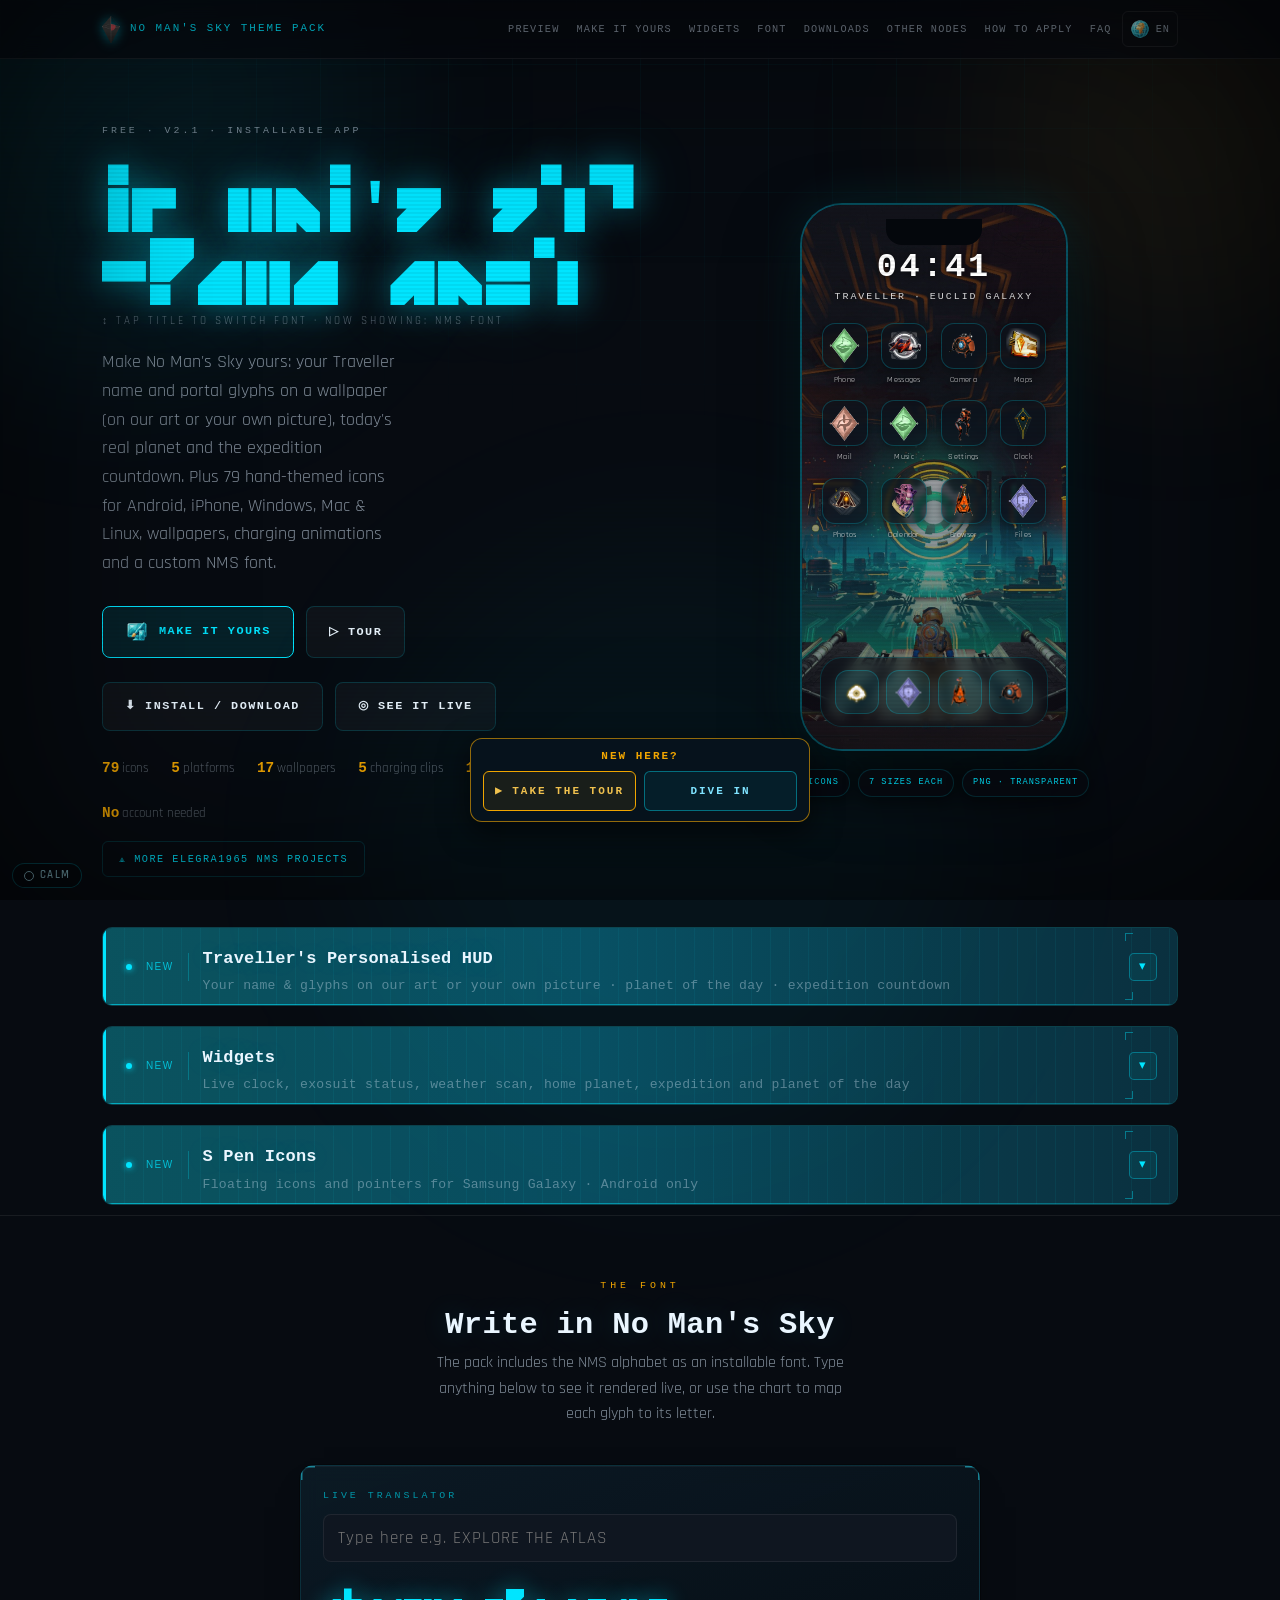
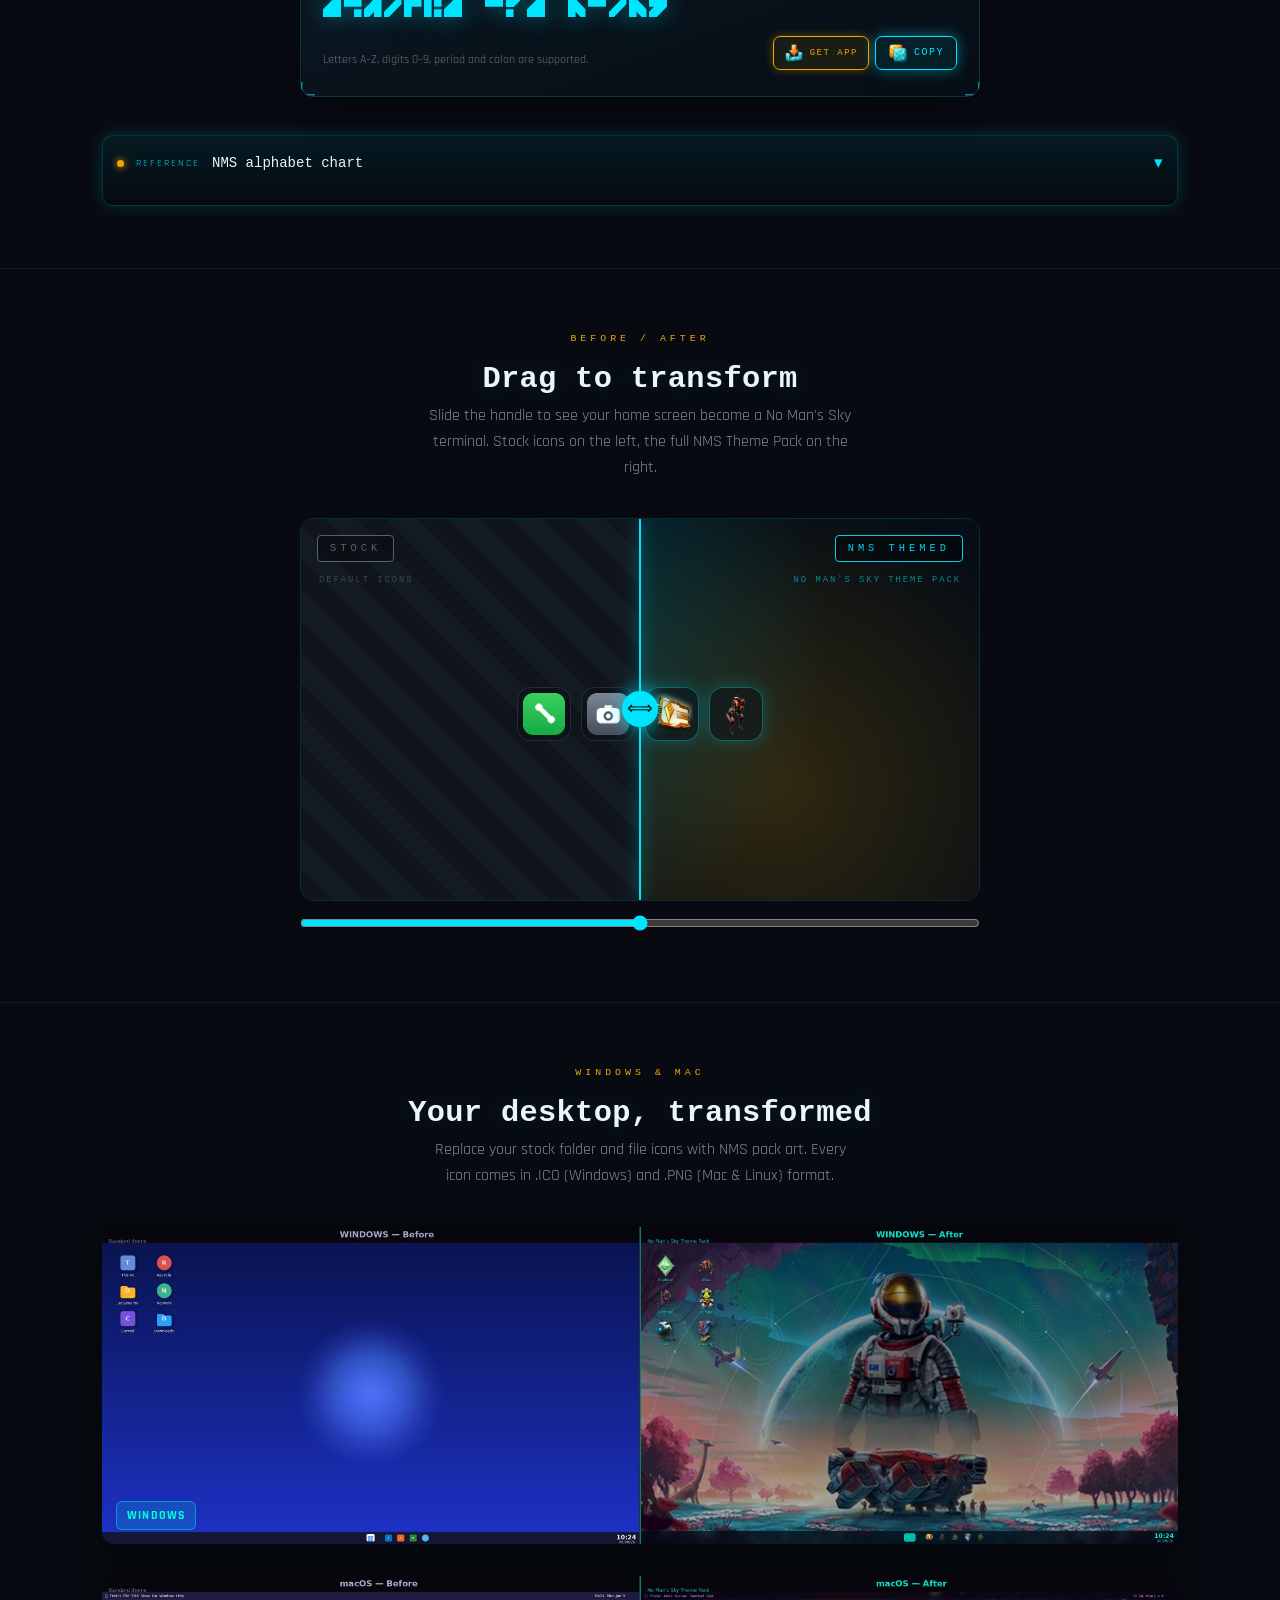
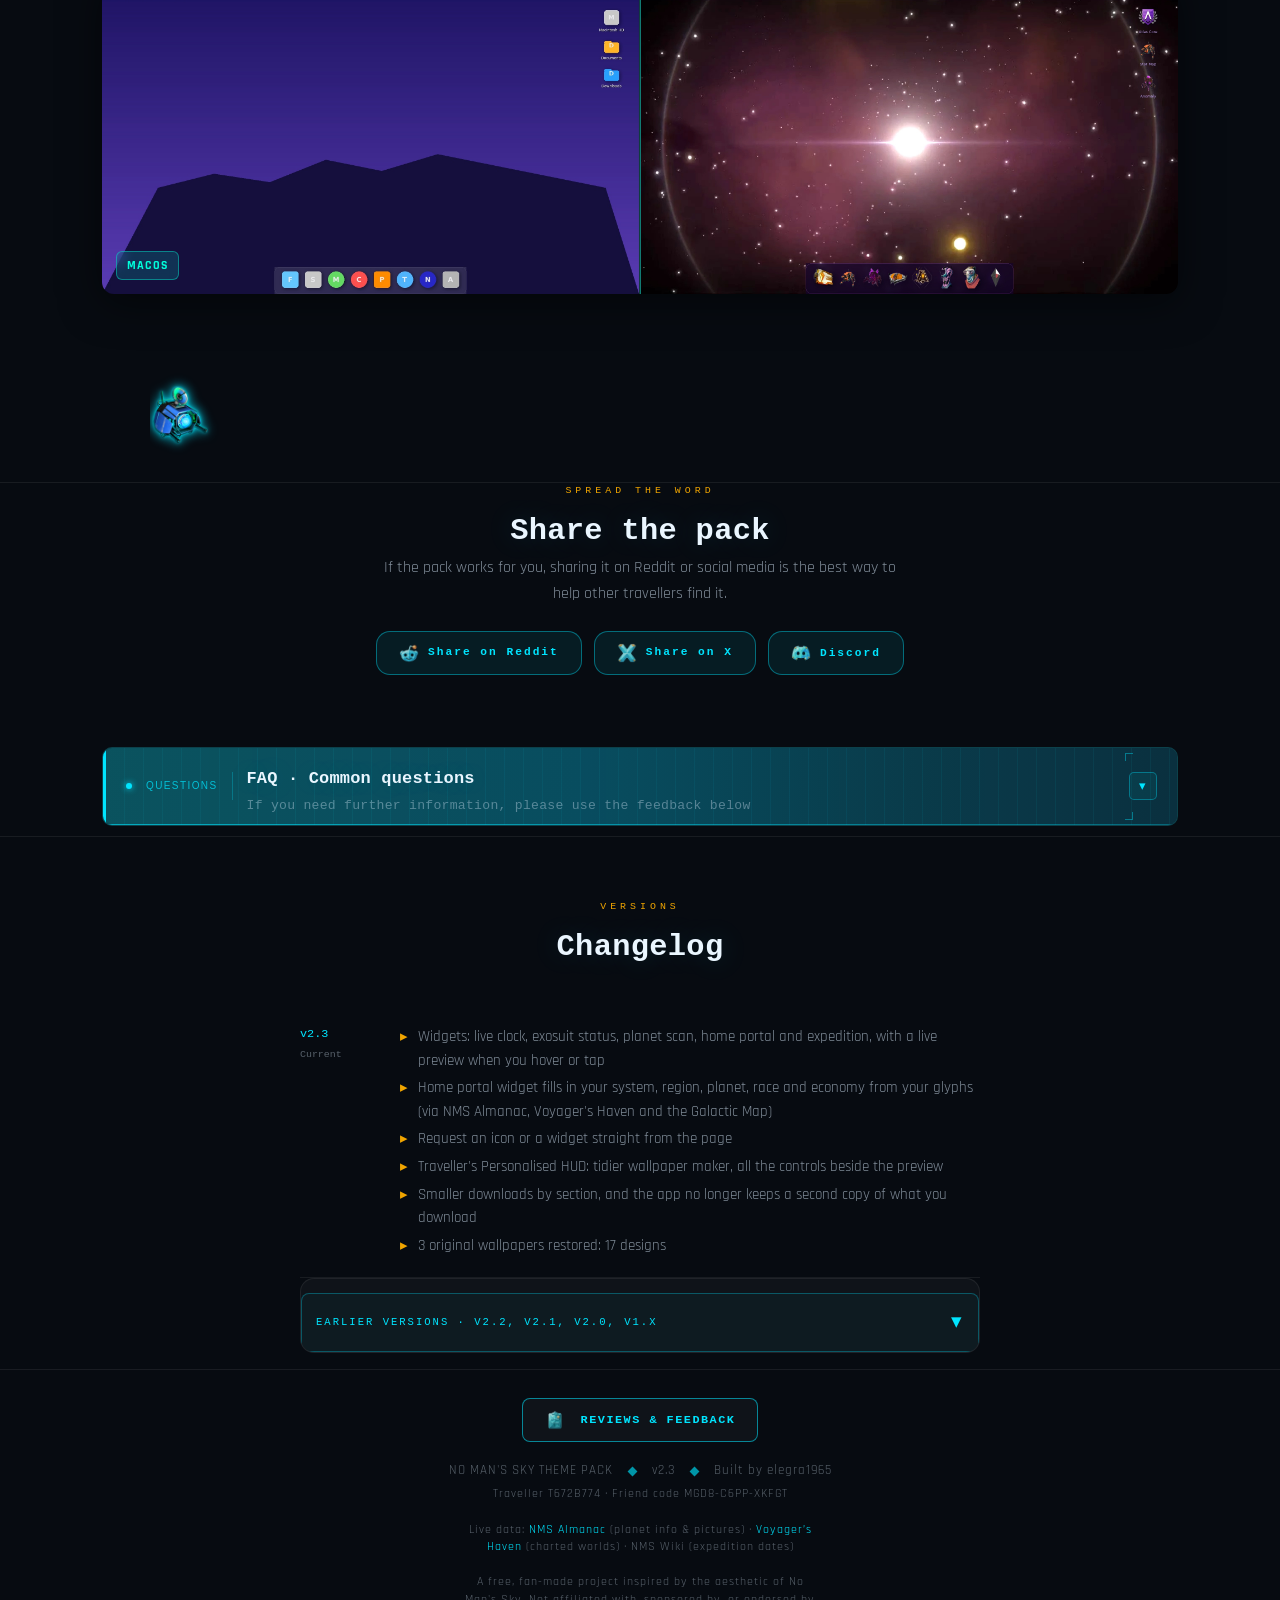
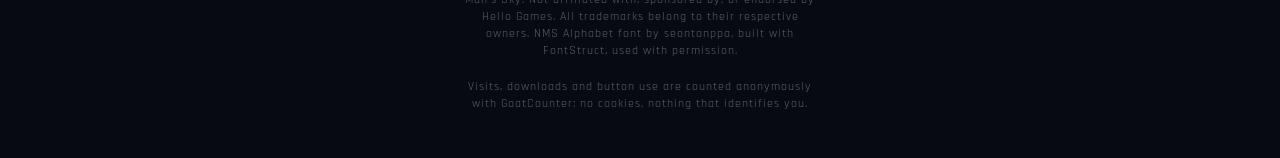
<file: index.html>
<!DOCTYPE html>
<html lang="en">
<head>
<meta charset="UTF-8">
<script>/* the old *.netlify.app address is retired: one family domain so the Traveller ID cookie reaches every app */if(/\.netlify\.app$/.test(location.hostname))location.replace("https://theme.nomansskyhub.app"+location.pathname+location.search+location.hash);</script>
<script>/* visitor stats: GoatCounter (free, no cookies), same dashboard as the Hub; pages are recorded as host/path */(function(){if(!/(^|\.)nomansskyhub\.app$/.test(location.hostname))return;window.goatcounter={path:function(p){return location.host+p}};var s=document.createElement("script");s.async=true;s.src="https://gc.zgo.at/count.js";s.setAttribute("data-goatcounter","https://nomansskyhub.goatcounter.com/count");document.head.appendChild(s);})();</script>
<meta name="viewport" content="width=device-width, initial-scale=1.0, viewport-fit=cover">
<title>No Man's Sky Theme Pack, 79 Icons, Wallpapers &amp; NMS Font</title>
<script src="/calm.js?v=3"></script>
<script src="/lang.js?v=6"></script>
<script src="/nms-update.js?v=20261112" defer></script>
<script src="/nms-events.js?v=20261123" defer></script>
<meta name="robots" content="max-image-preview:large">
<meta name="description" content="79 free No Man's Sky icons for Android, iPhone, Windows, Mac &amp; Linux, plus wallpapers, charging animations and a custom NMS font. Installs as an app.">
<meta name="theme-color" content="#070b11">
<link rel="canonical" href="https://theme.nomansskyhub.app/">
<link rel="icon" type="image/x-icon" href="favicon.ico">
<link rel="shortcut icon" type="image/x-icon" href="favicon.ico">

<!-- Open Graph / social card -->
<meta property="og:type" content="website">
<meta property="og:site_name" content="No Man's Sky Theme Pack">
<meta property="og:title" content="No Man's Sky Theme Pack. Free Sci-Fi Customization Suite">
<meta property="og:description" content="79 hand-themed No Man's Sky icons for Android, iPhone, Windows, Mac &amp; Linux, plus wallpapers, charging animations and a custom NMS font. Free.">
<meta property="og:url" content="https://theme.nomansskyhub.app/">
<meta property="og:image" content="https://theme.nomansskyhub.app/screenshots/og-card.jpg">
<meta property="og:image:width" content="1200">
<meta property="og:image:height" content="630">
<meta property="og:image:alt" content="No Man's Sky Theme Pack: icons, wallpapers and NMS font">
<meta name="twitter:card" content="summary_large_image">
<meta name="twitter:title" content="No Man's Sky Theme Pack. Free Sci-Fi Customization Suite">
<meta name="twitter:description" content="79 hand-themed No Man's Sky icons for Android, iPhone, Windows, Mac &amp; Linux, plus wallpapers, charging animations and a custom NMS font. Free.">
<meta name="twitter:image" content="https://theme.nomansskyhub.app/screenshots/og-card.jpg">
<script type="application/ld+json">
{
  "@context": "https://schema.org",
  "@type": "WebApplication",
  "name": "No Man's Sky Theme Pack",
  "url": "https://theme.nomansskyhub.app/",
  "description": "Free No Man's Sky-inspired customization pack: 79 hand-themed icons for Android, iPhone, Windows, Mac and Linux, plus wallpapers, charging animations, widgets, an expedition countdown and a custom NMS font.",
  "applicationCategory": "DesignApplication",
  "operatingSystem": "Android, iOS, Windows, macOS, Linux",
  "image": "https://theme.nomansskyhub.app/pwa/icon-512.png",
  "offers": { "@type": "Offer", "price": "0", "priceCurrency": "GBP" },
  "isAccessibleForFree": true,
  "author": { "@type": "Person", "name": "elegra1965" },
  "isPartOf": { "@type": "WebSite", "name": "No Man's Sky Hub", "url": "https://nomansskyhub.app/" }
}
</script>

<script type="application/ld+json">
{
 "@context": "https://schema.org",
 "@type": "FAQPage",
 "mainEntity": [
  {
   "@type": "Question",
   "name": "Is it really free?",
   "acceptedAnswer": {
    "@type": "Answer",
    "text": "Yes, every icon, wallpaper, animation and the font are free to download and use. No account, no paywall."
   }
  },
  {
   "@type": "Question",
   "name": "Do I need a special launcher?",
   "acceptedAnswer": {
    "@type": "Answer",
    "text": "On Android, a custom launcher (Nova, Niagara or Lawnchair) makes applying icons easiest. On iPhone you can use the built-in Shortcuts app, no extra app needed."
   }
  },
  {
   "@type": "Question",
   "name": "Will it work on iPhone?",
   "acceptedAnswer": {
    "@type": "Answer",
    "text": "Yes. iOS applies custom icons through Shortcuts. One Apple quirk: tapping a themed icon flashes the Shortcuts app for a moment before opening, that can't be bypassed."
   }
  },
  {
   "@type": "Question",
   "name": "What's the \"install app\" button?",
   "acceptedAnswer": {
    "@type": "Answer",
    "text": "This site is a PWA, so you can add it to your home screen and open it like a native app, it then works offline. On Android you'll get an install prompt; on iPhone use Share → Add to Home Screen."
   }
  },
  {
   "@type": "Question",
   "name": "Found a bug or have an idea?",
   "acceptedAnswer": {
    "@type": "Answer",
    "text": "Leave a review, report a bug or ask for something new. elegra1965 reads every message."
   }
  },
  {
   "@type": "Question",
   "name": "Can I apply all the icons in one tap?",
   "acceptedAnswer": {
    "@type": "Answer",
    "text": "No. The icons are image files, not an installable icon-pack app, so each one is set separately: on Android through your launcher (Nova, Niagara or Lawnchair), on iPhone through Shortcuts. Do your most-used apps first and add more whenever you like."
   }
  },
  {
   "@type": "Question",
   "name": "I'm on a Samsung Galaxy. Will it work?",
   "acceptedAnswer": {
    "@type": "Answer",
    "text": "Samsung's own home screen can't use image files as an icon pack. Install a free launcher such as Nova, Niagara or Lawnchair, then set each icon as described in the Android steps above. Good Lock's Theme Park applies installed icon-pack apps, which this pack is not."
   }
  },
  {
   "@type": "Question",
   "name": "An icon looks blurry. What do I do?",
   "acceptedAnswer": {
    "@type": "Answer",
    "text": "Use a bigger size. Every icon comes in several sizes: 128 or 256 px suits most Android screens, 256 or 512 px suits iPhone shortcuts and Mac. The size parts are listed in the downloads."
   }
  },
  {
   "@type": "Question",
   "name": "My Android icons went back to normal after a restart.",
   "acceptedAnswer": {
    "@type": "Answer",
    "text": "Some phones close launcher apps in the background to save battery. In your phone's battery settings, set your launcher to unrestricted or \"don't optimise\" and the icons will stay."
   }
  },
  {
   "@type": "Question",
   "name": "Windows still shows the old icon after I changed it.",
   "acceptedAnswer": {
    "@type": "Answer",
    "text": "Windows keeps a copy of icons it has already shown. Restart File Explorer (or sign out and back in) and the new icon appears."
   }
  },
  {
   "@type": "Question",
   "name": "Is this an official No Man's Sky product?",
   "acceptedAnswer": {
    "@type": "Answer",
    "text": "No. It's a free fan-made project inspired by the game's aesthetic and is not affiliated with or endorsed by Hello Games."
   }
  }
 ]
}
</script>

<!-- PWA -->
<link rel="manifest" href="manifest.json">
<meta name="apple-mobile-web-app-capable" content="yes">
<meta name="apple-mobile-web-app-status-bar-style" content="black-translucent">
<meta name="apple-mobile-web-app-title" content="NMS Icons">
<link rel="apple-touch-icon" href="pwa/icon-192.png">
<link rel="apple-touch-icon" sizes="152x152" href="pwa/icon-152.png">
<link rel="apple-touch-icon" sizes="144x144" href="pwa/icon-144.png">

<link rel="preconnect" href="https://fonts.googleapis.com">
<link rel="preconnect" href="https://fonts.gstatic.com" crossorigin>
<link href="https://fonts.googleapis.com/css2?family=Orbitron:wght@400;600;700;900&family=Rajdhani:wght@300;400;500;600;700&display=swap" rel="stylesheet">

<style>
.ci,.nms-fb-ico,.fb-ico{filter:saturate(.8) brightness(.88)}

  @font-face {
    font-family: 'NMSAlphabet';
    src: url('[data-uri]') format('truetype');
    font-weight: normal; font-style: normal; font-display: swap;
  }

  :root {
    --gold:#f0a500; --gold-dim:#a06800;
    --cyan:#00e5ff; --cyan-dim:#0096a8;
    --bg:#070b11; --bg2:#0b1119; --bg3:#0f1620;
    --panel:rgba(255,255,255,0.035);
    --panel-2:rgba(0,229,255,0.05);
    --border:rgba(0,229,255,0.16);
    --border-soft:rgba(255,255,255,0.07);
    --text:#cfe0f0; --text-dim:rgba(207,224,240,0.6);
    --text-faint:rgba(207,224,240,0.4);
    --white:#eaf6ff;
    --maxw:1120px;
    --radius:14px;
    --r-sm:8px;
  }

  *,*::before,*::after{box-sizing:border-box;margin:0;padding:0;}
  html{scroll-behavior:smooth;-webkit-text-size-adjust:100%;}
  body{
    background:var(--bg); color:var(--text);
    font-family:'Rajdhani',sans-serif; font-size:17px; line-height:1.6;
    overflow-x:hidden; -webkit-font-smoothing:antialiased;
  }
  a{color:inherit;}
  img{max-width:100%;display:block;}

  /* Background atmosphere */
  .bg-layer{position:fixed;inset:0;z-index:0;pointer-events:none;}
  .grid-bg{
    position:fixed;inset:0;z-index:0;pointer-events:none;
    background-image:
      linear-gradient(rgba(0,229,255,0.035) 1px,transparent 1px),
      linear-gradient(90deg,rgba(0,229,255,0.035) 1px,transparent 1px);
    background-size:64px 64px;
    mask-image:radial-gradient(ellipse 80% 60% at 50% 0%,#000 30%,transparent 80%);
    -webkit-mask-image:radial-gradient(ellipse 80% 60% at 50% 0%,#000 30%,transparent 80%);
    animation:gridMove 22s linear infinite;
  }
  @keyframes gridMove{to{background-position:64px 64px;}}
  .orb{position:fixed;border-radius:50%;filter:blur(90px);pointer-events:none;z-index:0;}
  .orb-a{width:520px;height:520px;top:-160px;left:-140px;background:rgba(0,229,255,0.07);}
  .orb-b{width:440px;height:440px;top:-80px;right:-120px;background:rgba(240,165,0,0.06);}
  .orb-c{width:620px;height:620px;bottom:-260px;left:28%;background:rgba(0,229,255,0.04);}
  .scanlines{
    position:fixed;inset:0;z-index:9998;pointer-events:none;
    background:repeating-linear-gradient(0deg,transparent,transparent 2px,rgba(0,0,0,0.05) 2px,rgba(0,0,0,0.05) 4px);
    mix-blend-mode:multiply;
  }
  .vignette{position:fixed;inset:0;z-index:9997;pointer-events:none;
    box-shadow:inset 0 0 220px rgba(0,0,0,0.7);}
  body.no-fx .grid-bg,body.no-fx .scanlines{animation:none;display:none;}
  body.no-fx .orb{display:none;}

  .wrap{position:relative;z-index:1;max-width:var(--maxw);margin:0 auto;padding:0 22px;}

  /* Top nav */
  .nav{
    position:sticky;top:0;z-index:50;
    backdrop-filter:blur(12px);-webkit-backdrop-filter:blur(12px);
    background:rgba(7,11,17,0.72);
    border-bottom:1px solid var(--border-soft);
  }
  .nav-inner{display:flex;align-items:center;gap:14px;height:58px;}
  .brand{display:flex;align-items:center;gap:10px;font-family:'Orbitron',monospace;
    font-size:.72rem;letter-spacing:3px;color:var(--cyan);text-transform:uppercase;text-decoration:none;}
  .brand img{width:18px;height:27px;object-fit:contain;filter:drop-shadow(0 0 6px rgba(0,229,255,.6));}
  .nav-links{margin-left:auto;display:flex;gap:6px;align-items:center;}
  .nav-links a{font-family:'Orbitron',monospace;font-size:.64rem;letter-spacing:2px;
    text-transform:uppercase;color:var(--text-dim);text-decoration:none;padding:8px 10px;border-radius:6px;transition:.2s;}
  .nav-links a:hover{color:var(--white);background:var(--panel-2);}
  .nav-links a.on{color:var(--cyan);background:var(--panel-2);box-shadow:inset 0 -2px 0 var(--cyan);}
  .nav-cta{color:#001016 !important;background:linear-gradient(135deg,var(--cyan),#0090ff);
    font-weight:700;box-shadow:0 0 18px rgba(0,229,255,.3);}
  .fxbtn{background:none;border:1px solid var(--border-soft);color:var(--text-dim);
    border-radius:6px;padding:7px 9px;font-size:.64rem;letter-spacing:1px;cursor:pointer;font-family:'Orbitron',monospace;}
  .langbtn{white-space:nowrap;padding-left:7px;padding-right:7px}
  .fxbtn{display:inline-flex;align-items:center;gap:6px}.fxbtn .ci{width:20px;height:20px;flex:none;object-fit:contain}
  @media(max-width:680px){.nav-links a:not(.nav-cta){display:none;}}

  /* SISTER PROJECTS */
  .sister-link-btn{display:inline-block;margin-top:16px;background:none;border:1px solid var(--border);
    color:var(--cyan);font-family:'Orbitron',monospace;font-size:.64rem;letter-spacing:1.5px;
    padding:9px 16px;border-radius:6px;cursor:pointer;text-transform:uppercase;text-decoration:none;
    transition:.2s;}
  .sister-link-btn:hover{background:var(--panel-2);box-shadow:0 0 14px rgba(0,229,255,.2);}

  /* HERO */
  .hero{position:relative;padding:64px 0 40px;}
  .hero-grid{display:grid;grid-template-columns:1.05fr .95fr;gap:48px;align-items:center;}
  @media(max-width:880px){.hero-grid{grid-template-columns:1fr;gap:36px;text-align:center;}}

  .eyebrow{display:block;font-family:'Orbitron',monospace;font-size:.62rem;letter-spacing:3px;text-transform:uppercase;color:var(--text-dim);margin-bottom:22px;}
  .eyebrow .dot{display:none;}
  @keyframes blink{0%,100%{opacity:1;}50%{opacity:.3;}}

  h1{
    font-family:'NMSAlphabet','Orbitron',monospace;
    font-size:clamp(2.3rem,6.4vw,4.4rem);line-height:1.04;font-weight:900;letter-spacing:1px;
    color:var(--cyan);margin-bottom:6px;cursor:pointer;
    text-shadow:0 0 34px rgba(0,229,255,.4),0 0 70px rgba(0,229,255,.18);
    transition:color .4s ease;
  }
  h1.readable{font-family:'Orbitron',monospace;letter-spacing:-1px;color:var(--white);}
  .h1-sub{font-family:'Rajdhani';font-size:.66rem;letter-spacing:3px;color:var(--text-faint);
    text-transform:uppercase;margin-bottom:18px;display:block;}
  .lede{font-size:1.12rem;color:var(--text-dim);max-width:34ch;margin:0 0 28px;}
  @media(max-width:880px){.lede{margin-left:auto;margin-right:auto;}}

  .cta-row{display:flex;gap:12px;flex-wrap:wrap;margin-bottom:26px;}
  .cta-row .cta-break{flex-basis:100%;height:0;margin:-4px 0}
  @media(max-width:880px){.cta-row{justify-content:center;}}
  .btn{display:inline-flex;align-items:center;gap:10px;padding:14px 22px;border-radius:var(--r-sm);
    font-family:'Orbitron',monospace;font-size:.74rem;letter-spacing:1.5px;text-transform:uppercase;
    font-weight:700;text-decoration:none;cursor:pointer;border:1px solid transparent;transition:.22s;}
  .btn-primary{background:rgba(0,229,255,.1);border-color:var(--cyan);color:var(--cyan);}
  .btn-primary:hover{background:rgba(0,229,255,.2);}
  #heroMake::before{content:"";width:24px;height:22px;flex-shrink:0;background:url(assets/crystal/ci-customise.webp?v=20261112) center/contain no-repeat;}
  .btn-ghost{background:var(--panel);border-color:var(--border);color:var(--white);}
  .btn-ghost:hover{border-color:var(--cyan);background:var(--panel-2);transform:translateY(-2px);}
  .btn-ghost.on{border-color:rgba(0,255,136,.5);color:#00ff88;}

  .trust{display:flex;gap:22px;flex-wrap:wrap;font-size:.82rem;color:var(--text-faint);}
  @media(max-width:880px){.trust{justify-content:center;}}
  .trust b{color:var(--gold);font-family:'Orbitron',monospace;font-size:.9rem;}

  /* Phone mock */
  .phone-stage{display:flex;justify-content:center;position:relative;}
  .phone{
    width:268px;height:548px;border-radius:42px;position:relative;overflow:hidden;flex-shrink:0;
    background:linear-gradient(160deg,#0c1420,#070b11);
    border:2px solid rgba(0,229,255,.3);
    box-shadow:0 30px 70px rgba(0,0,0,.6),inset 0 0 40px rgba(0,0,0,.5),0 0 50px rgba(0,229,255,.12);
    animation:float 5s ease-in-out infinite;
  }
  body.no-fx .phone{animation:none;}
  @keyframes float{0%,100%{transform:translateY(0);}50%{transform:translateY(-12px);}}
  .phone::before{content:'';position:absolute;top:14px;left:50%;transform:translateX(-50%);
    width:96px;height:26px;background:#05080d;border-radius:0 0 16px 16px;z-index:5;}
  .phone-screen{position:absolute;inset:0;padding:46px 18px 22px;display:flex;flex-direction:column;
    background-size:cover;background-position:center;transition:background .5s ease;}
  .phone-clock{text-align:center;color:#fff;font-family:'Orbitron',monospace;margin-bottom:18px;text-shadow:0 1px 6px rgba(0,0,0,.6);}
  .phone-clock .t{font-size:2.1rem;font-weight:700;line-height:1;}
  .phone-clock .d{font-size:.62rem;letter-spacing:2px;opacity:.85;margin-top:4px;text-transform:uppercase;}
  .app-grid{display:grid;grid-template-columns:repeat(4,1fr);gap:14px 10px;}
  .app{display:flex;flex-direction:column;align-items:center;gap:5px;}
  .app .ico{width:46px;height:46px;border-radius:13px;display:flex;align-items:center;justify-content:center;
    background:rgba(10,18,28,.62);border:1px solid rgba(0,229,255,.22);overflow:hidden;
    box-shadow:0 3px 10px rgba(0,0,0,.4);backdrop-filter:blur(2px);}
  .app .ico img{width:78%;height:78%;object-fit:contain;}
  .dock .ico img{width:74%;height:74%;object-fit:contain;}
  .app .lbl{font-size:.5rem;color:rgba(255,255,255,.85);letter-spacing:.3px;text-shadow:0 1px 3px rgba(0,0,0,.7);}
  .dock{margin-top:auto;display:flex;justify-content:space-around;padding:12px 10px;border-radius:22px;
    background:rgba(8,14,22,.5);border:1px solid rgba(0,229,255,.16);backdrop-filter:blur(6px);}
  .dock .ico{width:44px;height:44px;border-radius:13px;display:flex;align-items:center;justify-content:center;
    font-size:1.4rem;background:rgba(0,229,255,.08);border:1px solid rgba(0,229,255,.22);}
  .phone-pills{position:absolute;right:-10px;top:120px;display:flex;flex-direction:column;gap:8px;z-index:6;}
  .pill{font-family:'Orbitron',monospace;font-size:.54rem;letter-spacing:1px;padding:6px 10px;border-radius:100px;
    background:rgba(7,11,17,.9);border:1px solid var(--border);color:var(--cyan);white-space:nowrap;
    box-shadow:0 4px 16px rgba(0,0,0,.4);}
  @media(max-width:880px){.phone-pills{display:none;}}

  /* Section scaffolding */
  section{position:relative;z-index:1;}
  .sec{padding:62px 0;border-top:1px solid var(--border-soft);}
  .sec-head{text-align:center;margin-bottom:38px;}
  .sec-kicker{font-family:'Orbitron',monospace;font-size:.62rem;letter-spacing:4px;color:var(--gold);text-transform:uppercase;}
  .sec-title{font-family:'Orbitron',monospace;font-size:clamp(1.3rem,3vw,1.9rem);letter-spacing:1px;
    color:var(--white);margin-top:8px;}
  .sec-desc{color:var(--text-dim);max-width:54ch;margin:12px auto 0;font-size:1rem;}

  /* Feature cards */
  .features{display:grid;grid-template-columns:repeat(auto-fit,minmax(230px,1fr));gap:16px;}
  .feature{padding:24px;background:var(--panel);border:1px solid var(--border-soft);border-radius:var(--radius);
    transition:.22s;position:relative;overflow:hidden;}
  .feature:hover{border-color:var(--border);transform:translateY(-3px);background:var(--panel-2);}
  .feature .fi{font-size:1.7rem;margin-bottom:12px;display:block;}
  .feature h3{font-family:'Orbitron',monospace;font-size:.86rem;letter-spacing:1px;color:var(--white);margin-bottom:8px;}
  .feature p{font-size:.92rem;color:var(--text-dim);}


  /* Feature rows (flat panels, corner brackets, crystal icons) */
  .feat-list{display:grid;gap:10px;padding-top:16px;}
  .feat-row{position:relative;display:flex;gap:14px;align-items:center;padding:14px 14px 14px 12px;background:var(--panel);border:1px solid var(--border-soft);border-radius:4px;text-align:left;}
  .feat-row::before,.feat-row::after{content:"";position:absolute;width:10px;height:10px;border:2px solid var(--cyan);opacity:.7;}
  .feat-row::before{top:-1px;left:-1px;border-right:0;border-bottom:0;}
  .feat-row::after{bottom:-1px;right:-1px;border-left:0;border-top:0;}
  .feat-ic{flex:none;width:72px;height:56px;display:grid;place-items:center;position:relative;}
  .feat-ic img{max-width:100%;max-height:100%;object-fit:contain;}
  .feat-row h3{font-family:'Orbitron',monospace;font-size:.8rem;letter-spacing:1.5px;color:var(--white);margin:0 0 4px;}
  .feat-row p{font-size:.98rem;line-height:1.25;color:var(--text-dim);margin:0;padding:0;}
  .feat-new{margin-left:8px;font-size:.55rem;letter-spacing:2px;color:#42e88a;border:1px solid #42e88a;padding:2px 6px;vertical-align:2px;text-transform:uppercase;}
  .feat-more{display:none;}.feat-list.open .feat-more{display:flex;}
  .feat-toggle{margin-top:10px;width:100%;font-family:'Orbitron',monospace;font-size:.7rem;letter-spacing:2px;text-transform:uppercase;color:var(--cyan);background:none;border:1px solid rgba(0,229,255,.3);padding:12px;cursor:pointer;}
  .feat-hint{display:block;margin-top:6px;font-size:.85rem;color:var(--cyan);}
  .feat-hint a{color:var(--gold);text-decoration:none;border-bottom:1px solid rgba(240,165,0,.4);margin-left:6px;}
  .feat-hint a:hover{color:var(--white);}
  .feat-ic.dec-ic{cursor:pointer;}
  .feat-ic .fi-en{position:absolute;inset:0;display:none;place-items:center;font-family:'Orbitron',monospace;font-size:.8rem;letter-spacing:.1em;color:var(--gold);}
  .feat-ic.dec img{opacity:0;}.feat-ic.dec .fi-en{display:grid;animation:fglitch .3s steps(2) 2;}
  @keyframes fglitch{0%{transform:translate(0);}25%{transform:translate(-2px,1px);text-shadow:2px 0 var(--cyan),-2px 0 var(--gold);}50%{transform:translate(2px,-1px);}75%{transform:translate(-1px,0);text-shadow:-2px 0 var(--cyan),2px 0 var(--gold);}100%{transform:translate(0);text-shadow:none;}}

  /* Live preview + controls */
  .preview-bar{display:flex;flex-wrap:wrap;gap:10px;align-items:center;justify-content:center;margin-bottom:26px;}
  .ctrl{display:inline-flex;align-items:center;gap:8px;background:var(--panel);border:1px solid var(--border-soft);
    border-radius:100px;padding:7px 14px;font-size:.78rem;color:var(--text-dim);}
  .ctrl label{font-family:'Orbitron',monospace;font-size:.58rem;letter-spacing:1.5px;text-transform:uppercase;color:var(--text-faint);}
  .swatch{width:22px;height:22px;border-radius:50%;border:2px solid transparent;cursor:pointer;transition:.18s;}
  .swatch:hover{transform:scale(1.12);}
  .swatch.active{border-color:var(--cyan);box-shadow:0 0 10px rgba(0,229,255,.5);}
  input[type=range]{accent-color:var(--cyan);cursor:pointer;}

  .icon-showcase{display:grid;grid-template-columns:repeat(auto-fill,minmax(var(--tile,76px),1fr));gap:12px;
    padding:22px;border:1px solid var(--border-soft);border-radius:var(--radius);
    background:var(--showcase-bg,rgba(255,255,255,.02));transition:background .4s ease;}
  .icon-tile{aspect-ratio:1;background:rgba(8,14,22,.55);border:1px solid var(--border-soft);border-radius:12px;
    display:flex;align-items:center;justify-content:center;font-size:1.9rem;transition:.18s;
    animation:popIn .4s ease both;}
  .icon-tile img{width:78%;height:78%;object-fit:contain;filter:drop-shadow(0 2px 6px rgba(0,0,0,.5));}
  .icon-tile:hover{border-color:var(--cyan);transform:scale(1.1);background:var(--panel-2);
    box-shadow:0 6px 22px rgba(0,229,255,.2);z-index:2;}
  @keyframes popIn{from{opacity:0;transform:scale(.8);}to{opacity:1;transform:scale(1);}}
  body.no-fx .icon-tile{animation:none;}


  /* Share section */
  .share-grid{display:flex;gap:12px;justify-content:center;flex-wrap:wrap;margin-top:8px;}
  .share-btn{display:inline-flex;align-items:center;gap:9px;padding:11px 22px;border-radius:var(--radius);
    font-family:'Orbitron',monospace;font-size:.7rem;letter-spacing:2px;text-decoration:none;
    border:1px solid;transition:.22s;font-weight:700;}
  .share-btn:hover{transform:translateY(-2px);box-shadow:0 6px 24px rgba(0,0,0,.4);}
  .share-btn.reddit{color:var(--cyan);border-color:rgba(0,229,255,.4);background:rgba(0,229,255,.08);}
  .share-btn.reddit:hover{background:rgba(0,229,255,.18);border-color:var(--cyan);}
  .share-btn.twitter{color:var(--cyan);border-color:rgba(0,229,255,.4);background:rgba(0,229,255,.08);}
  .share-btn.twitter:hover{background:rgba(0,229,255,.18);border-color:var(--cyan);}
  .share-btn.copy{color:var(--cyan);border-color:rgba(0,229,255,.4);background:rgba(0,229,255,.08);}
  .share-btn.discord{color:var(--cyan);border-color:rgba(0,229,255,.4);background:rgba(0,229,255,.08);}
  .share-btn.discord:hover{background:rgba(0,229,255,.18);border-color:var(--cyan);}
  .share-btn.copy:hover{background:rgba(0,229,255,.18);border-color:var(--cyan);}
  .dl-count{text-align:center;margin-top:18px;font-size:.7rem;letter-spacing:2px;color:var(--text-dim);}
  .dl-count span{color:var(--gold);font-weight:700;}

  /* Before / after */
  .ba{max-width:680px;margin:0 auto;}
  .ba-frame{position:relative;border-radius:var(--radius);overflow:hidden;border:1px solid var(--border);
    user-select:none;touch-action:none;aspect-ratio:16/9;}
  .ba-pane{position:absolute;inset:0;display:flex;align-items:center;justify-content:center;flex-direction:column;
    font-family:'Orbitron',monospace;letter-spacing:2px;gap:0;}
  .ba-before{background:
      repeating-linear-gradient(45deg,#10151c,#10151c 22px,#141a22 22px,#141a22 44px);color:#5c6b7a;}
  .ba-after{background:radial-gradient(circle at 30% 30%,rgba(0,229,255,.22),transparent 60%),
      radial-gradient(circle at 70% 70%,rgba(240,165,0,.18),transparent 55%),#060d14;color:var(--cyan);
      clip-path:inset(0 0 0 var(--split,50%));}
  .ba-pane .row{display:flex;gap:10px;margin-top:10px;align-items:center;flex-wrap:wrap;justify-content:center;max-width:90%;}
  .ba-ico{width:54px;height:54px;border-radius:14px;object-fit:contain;background:rgba(8,14,22,.5);border:1px solid rgba(255,255,255,.10);padding:5px;}
  .ba-after .ba-ico{border-color:rgba(0,229,255,.35);box-shadow:0 0 18px rgba(0,229,255,.22);}
  .ba-tag{font-size:.65rem;letter-spacing:4px;text-transform:uppercase;padding:4px 12px;border-radius:4px;
    background:rgba(0,0,0,.35);border:1px solid currentColor;opacity:.9;}
  .ba-sub{font-size:.55rem;letter-spacing:2px;margin-top:6px;opacity:.55;text-transform:uppercase;}
  .ba-handle{position:absolute;top:0;bottom:0;left:var(--split,50%);width:2px;background:var(--cyan);
    box-shadow:0 0 16px rgba(0,229,255,.9);transform:translateX(-1px);}
  .ba-handle::after{content:'⟺';position:absolute;top:50%;left:50%;transform:translate(-50%,-50%);
    width:36px;height:36px;border-radius:50%;background:var(--cyan);color:#00131a;display:flex;
    align-items:center;justify-content:center;font-size:1.1rem;box-shadow:0 0 20px rgba(0,229,255,.7);}
  .ba-range{width:100%;margin-top:14px;accent-color:var(--cyan);}

  /* Downloads */
  .btn-grid{display:grid;grid-template-columns:repeat(auto-fit,minmax(290px,1fr));gap:14px;}
  .btn-grid[hidden]{display:none;}
  .dl{display:flex;align-items:center;gap:15px;padding:18px 20px;background:var(--panel);
    border:1px solid var(--border-soft);border-radius:var(--radius);text-decoration:none;color:inherit;
    transition:.22s;position:relative;overflow:hidden;}
  .dl::before{content:'';position:absolute;top:0;left:-100%;width:100%;height:100%;
    background:linear-gradient(90deg,transparent,rgba(0,229,255,.07),transparent);transition:left .5s ease;}
  .dl:hover::before{left:100%;}
  .dl:hover{border-color:var(--cyan);background:var(--panel-2);transform:translateY(-2px);box-shadow:0 10px 30px rgba(0,229,255,.12);}
  .dl.gold:hover{border-color:var(--gold);box-shadow:0 10px 30px rgba(240,165,0,.14);}
  .dl-ico{width:46px;height:46px;border-radius:11px;display:flex;align-items:center;justify-content:center;
    font-size:1.4rem;flex-shrink:0;background:rgba(0,229,255,.1);border:1px solid rgba(0,229,255,.2);}
  .dl-ico img{width:34px;height:34px;object-fit:contain;}
  .dl-ico.tool{background:none;border:none;}.dl-ico.tool img{width:46px;height:46px;border-radius:0;}
  .ni{width:18px;height:18px;vertical-align:-4px;margin-right:4px;}
  #newStuffAlertBtn::before{content:"";display:inline-block;width:18px;height:18px;margin-right:8px;vertical-align:-4px;background:url(assets/crystal/ci-bell.webp?v=20261112) center/contain no-repeat;}
  .dl.gold .dl-ico{background:rgba(240,165,0,.12);border-color:rgba(240,165,0,.25);}
  .dl-txt{flex:1;min-width:0;}
  .dl-title{font-family:'Orbitron',monospace;font-size:.82rem;font-weight:700;color:var(--white);display:block;margin-bottom:3px;}
  .dl-desc{font-size:.8rem;color:var(--text-dim);}
  .dl-size{font-family:'Orbitron',monospace;font-size:.66rem;color:var(--cyan);letter-spacing:1px;flex-shrink:0;}
  .dl.gold .dl-size{color:var(--gold);}
  .dl-tag{display:inline-block;margin-left:6px;padding:1px 6px;border-radius:4px;font-size:.6rem;letter-spacing:.5px;
    vertical-align:middle;background:rgba(0,229,255,.12);border:1px solid rgba(0,229,255,.3);color:var(--cyan);}
  .dl-tag-desk{background:rgba(255,255,255,.06);border-color:var(--border-soft);color:var(--text-faint);}
  .dl-toggle{display:flex;align-items:center;justify-content:center;gap:8px;width:100%;margin:18px 0 4px;
    padding:12px;background:transparent;border:1px dashed var(--border-soft);border-radius:var(--r-sm);
    color:var(--text-dim);font-family:'Orbitron',monospace;font-size:.72rem;letter-spacing:1px;cursor:pointer;transition:.2s;}
  .dl-toggle:hover{border-color:var(--cyan);color:var(--cyan);background:rgba(0,229,255,.04);}
  .dl-toggle-arrow{transition:.2s;}
  .dl-toggle[aria-expanded="true"] .dl-toggle-arrow{transform:rotate(180deg);}
  .dl-more{margin-top:14px;}

  /* How to */
  .tabs{display:flex;gap:2px;margin-bottom:28px;border:1px solid var(--border-soft);border-radius:var(--r-sm);overflow:hidden;flex-wrap:wrap;}
  .tab-btn{flex:1;min-width:90px;padding:12px;background:transparent;border:none;color:var(--text-faint);
    font-family:'Orbitron',monospace;font-size:.7rem;letter-spacing:1.5px;cursor:pointer;transition:.2s;text-transform:uppercase;}
  .tab-btn.active{background:var(--panel-2);color:var(--cyan);box-shadow:inset 0 -2px 0 var(--cyan);}
  .tab-btn:hover:not(.active){background:rgba(255,255,255,.03);color:var(--white);}
  .tab-panel{display:none;}.tab-panel.active{display:block;animation:fadeIn .3s ease;}
  @keyframes fadeIn{from{opacity:0;transform:translateY(8px);}to{opacity:1;transform:translateY(0);}}
  .steps{display:flex;flex-direction:column;gap:14px;}
  .step{display:flex;gap:15px;padding:18px;background:var(--panel);border:1px solid var(--border-soft);border-radius:var(--radius);}
  .step-num{width:32px;height:32px;border-radius:50%;background:var(--panel-2);border:1px solid var(--cyan);
    display:flex;align-items:center;justify-content:center;font-family:'Orbitron',monospace;font-size:.78rem;color:var(--cyan);flex-shrink:0;}
  .step-content strong{display:block;color:var(--white);font-size:1rem;margin-bottom:4px;}
  .step-content p{color:var(--text-dim);font-size:.92rem;}
  .hl{display:inline-block;background:rgba(240,165,0,.12);border:1px solid rgba(240,165,0,.3);border-radius:4px;
    padding:1px 8px;font-family:'Orbitron',monospace;font-size:.74rem;color:var(--gold);margin:1px;}
  .note{margin-top:16px;padding:14px 18px;background:rgba(240,165,0,.06);border-left:3px solid var(--gold);
    border-radius:0 var(--r-sm) var(--r-sm) 0;font-size:.88rem;color:var(--text-dim);}

  /* FAQ */
  .faq{max-width:760px;margin:0 auto;display:flex;flex-direction:column;gap:10px;}
  details{background:var(--panel);border:1px solid var(--border-soft);border-radius:var(--radius);overflow:hidden;}
  details[open]{border-color:var(--border);}
  summary{cursor:pointer;padding:16px 20px;font-family:'Orbitron',monospace;font-size:.82rem;color:var(--white);
    letter-spacing:.5px;list-style:none;display:flex;justify-content:space-between;align-items:center;gap:12px;}
  summary::-webkit-details-marker{display:none;}
  summary::after{content:'+';color:var(--cyan);font-size:1.3rem;transition:.2s;}
  details[open] summary::after{transform:rotate(45deg);}
  details p{padding:0 20px 18px;color:var(--text-dim);font-size:.94rem;}

  /* Changelog */
  .changelog{max-width:680px;margin:0 auto;}
  .clog{display:flex;gap:16px;padding:16px 0;border-bottom:1px solid var(--border-soft);}
  .clog:last-child{border-bottom:none;}
  .clog .ver{font-family:'Orbitron',monospace;font-size:.74rem;color:var(--cyan);flex-shrink:0;width:84px;}
  .clog .ver small{display:block;color:var(--text-faint);font-size:.62rem;margin-top:3px;}
  .clog ul{list-style:none;font-size:.92rem;color:var(--text-dim);}
  .clog li{padding-left:18px;position:relative;margin-bottom:4px;}
  .clog li::before{content:'▸';position:absolute;left:0;color:var(--gold);}
  .clog-old summary{list-style:none;cursor:pointer;display:flex;align-items:center;justify-content:space-between;gap:10px;margin-top:14px;padding:12px 14px;border:1px solid rgba(0,229,255,.3);border-radius:8px;background:rgba(0,229,255,.04);font-family:'Orbitron',monospace;font-size:.66rem;letter-spacing:2px;text-transform:uppercase;color:var(--cyan)}
  .clog-old summary::-webkit-details-marker{display:none}
  .clog-old summary::after{content:'▾';transition:transform .25s}
  .clog-old[open] summary::after{transform:rotate(180deg)}
  .clog-old[open] summary{margin-bottom:6px}
  #changelog{padding-bottom:16px}
  #changelog + footer{padding-top:28px}

  /* Footer */
  footer{padding:46px 0;border-top:1px solid var(--border-soft);text-align:center;color:var(--text-faint);
    font-size:.82rem;letter-spacing:1px;}
  footer .diamond{display:inline-block;width:7px;height:7px;background:var(--cyan-dim);transform:rotate(45deg);margin:0 12px;vertical-align:middle;}
  footer a{color:var(--cyan);text-decoration:none;}
  .disclaimer{margin-top:18px;font-size:.72rem;color:var(--text-faint);max-width:60ch;margin-left:auto;margin-right:auto;line-height:1.5;}

  /* Toast */
  .toast{position:fixed;bottom:24px;left:50%;transform:translateX(-50%) translateY(20px);
    background:rgba(7,11,17,.95);border:1px solid var(--cyan);border-radius:var(--r-sm);padding:11px 18px;
    font-family:'Orbitron',monospace;font-size:.7rem;letter-spacing:1px;color:var(--cyan);z-index:10000;
    opacity:0;pointer-events:none;transition:.25s;box-shadow:0 6px 30px rgba(0,229,255,.25);
    width:max-content;max-width:calc(100vw - 32px);text-align:center;line-height:1.5;}
  .toast.show{opacity:1;transform:translateX(-50%) translateY(0);}

  /* Install banner */
  #installBanner{display:none;position:fixed;bottom:20px;left:50%;transform:translateX(-50%);
    background:rgba(7,11,17,.96);border:1px solid var(--cyan);border-radius:var(--r-sm);padding:13px 18px;
    z-index:9999;align-items:center;gap:13px;max-width:350px;width:92%;box-shadow:0 8px 40px rgba(0,229,255,.25);}
  #installBanner img{width:40px;height:40px;border-radius:9px;}
  #iosHint{display:none;position:fixed;bottom:20px;left:50%;transform:translateX(-50%);
    background:rgba(7,11,17,.96);border:1px solid var(--gold);border-radius:var(--r-sm);padding:13px 18px;
    z-index:9999;align-items:center;gap:12px;max-width:350px;width:92%;box-shadow:0 8px 40px rgba(240,165,0,.22);
    font-size:.82rem;color:var(--text);}

  @media (prefers-reduced-motion: reduce){
    *{animation:none !important;transition:none !important;scroll-behavior:auto !important;}
  }
  @media(max-width:600px){
    body{font-size:16px;}
    .sec{padding:48px 0;}
    .trust{gap:16px;}
  }

  /* Alphabet translator + reference grid */
  #alphabet .trans-box{max-width:680px;margin:0 auto 38px;background:var(--panel);border:1px solid var(--border);border-radius:var(--radius);padding:22px 22px 26px;}
  #alphabet .trans-label{font-family:'Orbitron',monospace;font-size:.62rem;letter-spacing:3px;text-transform:uppercase;color:var(--cyan-dim);margin-bottom:10px;}
  #alphabet .trans-input{width:100%;background:var(--bg3);border:1px solid var(--border-soft);border-radius:var(--r-sm);color:#eaf6ff;font-family:'Rajdhani',sans-serif;font-size:1.05rem;letter-spacing:1px;padding:12px 14px;outline:none;transition:border-color .2s ease;box-sizing:border-box;}
  #alphabet .trans-input:focus{border-color:var(--cyan);}
  #alphabet .trans-output{margin-top:18px;min-height:46px;font-family:'NMSAlphabet',monospace;font-size:1.9rem;line-height:1.5;color:var(--cyan);text-shadow:0 0 22px rgba(0,229,255,.45);word-break:break-word;}
  #alphabet .trans-hint{margin-top:10px;font-size:.78rem;color:rgba(255,255,255,.4);}
  #alphabet .alpha-grid{display:grid;grid-template-columns:repeat(auto-fill,minmax(58px,1fr));gap:8px;max-width:880px;margin:0 auto;}
  #alphabet .alpha-cell{background:var(--panel);border:1px solid var(--border-soft);border-radius:var(--r-sm);padding:10px 4px 7px;text-align:center;}
  #alphabet .alpha-cell .latin{font-family:'Orbitron',monospace;font-size:.62rem;letter-spacing:1px;color:var(--cyan-dim);margin-bottom:5px;}
  #alphabet .alpha-cell .glyph{font-family:'NMSAlphabet',monospace;font-size:1.7rem;color:#eaf6ff;line-height:1;}
  #alphabet .alpha-cell.num .glyph{color:var(--gold);}


/* ── Desktop Transform section ── */
.dt-stack{display:flex;flex-direction:column;gap:2rem;margin-top:2rem;}
.dt-card{position:relative;border-radius:12px;overflow:hidden;box-shadow:0 8px 40px rgba(0,0,0,.5);}
.dt-label{position:absolute;top:12px;left:16px;background:rgba(0,255,220,.15);border:1px solid rgba(0,255,220,.4);color:#00ffdc;font-size:.75rem;font-weight:700;letter-spacing:.1em;text-transform:uppercase;padding:4px 10px;border-radius:6px;backdrop-filter:blur(6px);z-index:2;}
.dt-img{display:block;width:100%;height:auto;}

  /* Accordion / expandable sections */
  .sec-accordion { border:1px solid rgba(0,229,255,0.22); border-radius:10px; margin-bottom:10px; overflow:hidden; }
  .sec-summary {
    display:block; list-style:none; cursor:pointer; padding:0; user-select:none;
  }
  .sec-summary::-webkit-details-marker { display:none; }
  .sec-summary::after { content:none; display:none; }
  .sum-inner {
    display:flex; align-items:center; gap:14px; padding:9px 20px;
    background:linear-gradient(90deg,rgba(0,229,255,0.30) 0%,rgba(0,150,185,0.44) 45%,rgba(0,120,150,0.40) 75%,rgba(0,100,130,0.36) 100%);
    border-left:3px solid var(--cyan);
    position:relative; overflow:hidden;
  }
  .sum-inner::before {
    content:''; position:absolute; inset:0;
    background:repeating-linear-gradient(90deg,transparent,transparent 18px,rgba(0,229,255,0.055) 18px,rgba(0,229,255,0.055) 19px);
    pointer-events:none;
  }
  .sum-inner::after {
    content:''; position:absolute; bottom:0; left:0; right:0; height:1px;
    background:linear-gradient(90deg,rgba(0,229,255,0.6),rgba(0,229,255,0.45),rgba(0,229,255,0.3));
  }
  .acc-dot { width:6px; height:6px; border-radius:50%; background:var(--cyan); flex-shrink:0; box-shadow:0 0 6px var(--cyan); }
  .acc-kicker { font-size:10px; letter-spacing:0.14em; text-transform:uppercase; color:var(--cyan); opacity:0.75; font-family:'Orbitron',sans-serif; white-space:nowrap; }
  .acc-divider { width:1px; height:28px; background:rgba(0,229,255,0.25); flex-shrink:0; }
  .acc-title-col { flex:1; min-width:0; }
  .sec-accordion .sec-title { font-size:clamp(14px,2.5vw,17px); color:var(--white); display:block; }
  .sec-accordion[open] .sec-title { color:var(--cyan); }
  .acc-corner-tl,.acc-corner-br { position:absolute; width:8px; height:8px; }
  .acc-corner-tl { top:5px; right:44px; border-top:1px solid rgba(0,229,255,0.4); border-left:1px solid rgba(0,229,255,0.4); }
  .acc-corner-br { bottom:5px; right:44px; border-bottom:1px solid rgba(0,229,255,0.4); border-right:1px solid rgba(0,229,255,0.4); }
  .acc-arrow-box { width:28px; height:28px; border:1px solid rgba(0,229,255,0.35); border-radius:5px; display:flex; align-items:center; justify-content:center; flex-shrink:0; background:rgba(0,229,255,0.06); }
  .acc-arrow { font-size:13px; color:var(--cyan); transition:transform .25s ease; display:inline-block; line-height:1; }
  .sec-accordion[open] .acc-arrow { transform:rotate(180deg); }
  .sec-summary:hover .sec-title { color:var(--cyan); }
  .sec-accordion > .wrap, .sec-accordion .features,.sec-accordion .feat-list,
  .sec-accordion .preview-bar, .sec-accordion .icon-showcase,
  .sec-accordion .btn-grid, .sec-accordion .tabs,
  .sec-accordion .tab-panel { border-top:1px solid rgba(0,229,255,0.1); }
  .sec-desc { margin-top:0; }

  /* ===== NMS Theme hub button (wraps the 4 sections) ===== */
  .nms-hub{max-width:980px;margin:0 auto;position:relative;}
  .hub-btn{position:relative;cursor:pointer;user-select:none;overflow:hidden;display:flex;align-items:center;
    border:1px solid var(--cyan);border-radius:11px;background:linear-gradient(135deg,rgba(0,229,255,0.16),rgba(0,144,255,0.05));
    max-width:66px;height:60px;margin:0 auto;
    transition:max-width .5s cubic-bezier(.2,.8,.2,1),box-shadow .35s,background .35s;}
  .nms-hub.open .hub-btn{max-width:330px;box-shadow:0 0 22px rgba(0,229,255,0.4);}
  .hub-btn:hover{box-shadow:0 0 16px rgba(0,229,255,0.3);}
  .hub-btn::before,.hub-btn::after{content:"";position:absolute;width:11px;height:11px;border:2px solid var(--cyan);opacity:.85;z-index:5;}
  .hub-btn::before{top:-1px;left:-1px;border-right:0;border-bottom:0;border-top-left-radius:9px;}
  .hub-btn::after{bottom:-1px;right:-1px;border-left:0;border-top:0;border-bottom-right-radius:9px;}
  .hub-eye{position:relative;flex:none;width:58px;height:58px;border-radius:10px 0 0 10px;overflow:hidden;
    background:radial-gradient(circle at 62% 60%,rgba(0,229,255,0.25),rgba(0,0,0,0) 60%),#05131c;}
  .hub-eye img{position:absolute;inset:0;width:100%;height:100%;object-fit:contain;transform:scaleX(-1);filter:drop-shadow(0 0 4px rgba(0,229,255,0.5));}
  .hub-core{position:absolute;left:62%;top:60%;width:14px;height:14px;margin:-7px 0 0 -7px;border-radius:50%;
    background:radial-gradient(circle,rgba(180,245,255,0.95),rgba(0,229,255,0.55) 45%,rgba(0,229,255,0) 72%);opacity:.55;animation:hubPulse 2.4s ease-in-out infinite;}
  .nms-hub.open .hub-core{animation:hubCharge 1.3s ease-out;}
  .hub-mscan{position:absolute;left:0;right:0;height:2px;top:0;background:linear-gradient(90deg,transparent,var(--cyan),transparent);box-shadow:0 0 8px var(--cyan);opacity:.7;animation:hubMini 2.4s linear infinite;}
  .nms-hub.open .hub-mscan{animation:hubMini 1.3s linear;}
  @keyframes hubMini{0%{top:-4px;opacity:0}10%{opacity:.8}90%{opacity:.8}100%{top:60px;opacity:0}}
  @keyframes hubPulse{0%,100%{opacity:.4;transform:scale(.85)}50%{opacity:.85;transform:scale(1.15)}}
  @keyframes hubCharge{0%{opacity:.5;transform:scale(.8)}40%{opacity:1;transform:scale(1.9)}100%{opacity:.7;transform:scale(1.1)}}
  .hub-lbl{white-space:nowrap;font-family:'Orbitron',monospace;font-weight:700;letter-spacing:2px;text-transform:uppercase;color:var(--cyan);font-size:13px;padding:0 12px;opacity:0;transition:opacity .25s .25s;}
  .nms-hub.open .hub-lbl{opacity:1;}
  .hub-chev{flex:none;color:var(--cyan);padding-right:14px;opacity:0;transition:opacity .25s .25s,transform .4s;font-size:14px;}
  .nms-hub.open .hub-chev{opacity:1;transform:rotate(90deg);}
  .hub-eyebeam{position:absolute;left:calc(50% - 130px);top:33px;width:3px;height:74px;transform-origin:top center;z-index:7;pointer-events:none;opacity:0;border-radius:3px;transform:rotate(-32deg) scaleY(0);background:linear-gradient(to bottom,rgba(190,248,255,.98),rgba(0,229,255,.6) 55%,rgba(0,229,255,0));box-shadow:0 0 14px var(--cyan),0 0 30px rgba(0,229,255,.55);}
  .nms-hub.open .hub-eyebeam{animation:hubBeam 1.1s ease-out .2s 1;}
  @keyframes hubBeam{0%{opacity:0;transform:rotate(-32deg) scaleY(0)}12%{opacity:1;transform:rotate(-32deg) scaleY(1)}50%{opacity:.95;transform:rotate(-32deg) scaleY(1)}100%{opacity:0;transform:rotate(-32deg) scaleY(1)}}
  .hub-panels{position:relative;margin-top:14px;}
  .hub-pbeam{position:absolute;left:0;right:0;height:3px;top:0;z-index:6;pointer-events:none;opacity:0;background:linear-gradient(90deg,transparent,rgba(180,245,255,.95),var(--cyan),rgba(180,245,255,.95),transparent);box-shadow:0 0 16px var(--cyan),0 0 34px rgba(0,229,255,.6);}
  .nms-hub.open .hub-pbeam{animation:hubPortal 1.15s cubic-bezier(.6,0,.3,1) .35s 1;}
  @keyframes hubPortal{0%{opacity:1;top:-2px}92%{opacity:1}100%{opacity:0;top:100%}}
  /* JS-gated collapse (no-JS keeps content visible) */
  .nms-hub.js .hub-panels{display:grid;grid-template-rows:0fr;opacity:0;transition:grid-template-rows .65s cubic-bezier(.6,0,.3,1),opacity .3s ease;}
  .nms-hub.js.open .hub-panels{grid-template-rows:1fr;opacity:1;}
  .hub-panels-inner{min-height:0;overflow:hidden;}
  .nms-hub.js .hub-panels-inner > section.sec{padding:8px 0;opacity:0;clip-path:inset(0 0 100% 0);transition:opacity .35s ease,clip-path .45s cubic-bezier(.6,0,.3,1);}
  .nms-hub.js.open .hub-panels-inner > section.sec{opacity:1;clip-path:inset(0 0 0 0);}
  .nms-hub.js.open .hub-panels-inner > section.sec:nth-of-type(1){transition-delay:.40s}
  .nms-hub.js.open .hub-panels-inner > section.sec:nth-of-type(2){transition-delay:.60s}
  .nms-hub.js.open .hub-panels-inner > section.sec:nth-of-type(3){transition-delay:.80s}
  .nms-hub.js.open .hub-panels-inner > section.sec:nth-of-type(4){transition-delay:1.0s}
  /* glow + pulse on the 4 section summary bars */
  .sec-summary{transition:box-shadow .12s ease;}
  .sec-summary:hover{box-shadow:0 0 30px rgba(0,229,255,.5);}
  .sec-accordion[open] .sec-summary{animation:edgeGlow 1.7s ease-in-out infinite;}
  @keyframes edgeGlow{0%,100%{box-shadow:0 0 22px rgba(0,229,255,.4)}50%{box-shadow:0 0 55px rgba(0,229,255,.85)}}

  /* ===== alphabet chart-on-type ===== */
  .alpha-chart{border:1px solid var(--border);border-radius:10px;overflow:hidden;background:linear-gradient(180deg,rgba(0,229,255,0.07),rgba(0,0,0,0));box-shadow:0 0 16px rgba(0,229,255,.18);transition:box-shadow .1s ease,border-color .1s ease;margin-top:18px;}
  .alpha-chart-head{display:flex;align-items:center;gap:12px;padding:14px;cursor:pointer;}
  .alpha-chart-head .acp{width:7px;height:7px;border-radius:50%;background:var(--gold);box-shadow:0 0 7px var(--gold);flex:none;}
  .alpha-chart-head .ack{font-size:10px;letter-spacing:2px;text-transform:uppercase;color:var(--cyan);opacity:.9;}
  .alpha-chart-head .act{font-family:'Orbitron',monospace;color:var(--white);font-size:14px;flex:1;}
  .alpha-chart-head .aca{color:var(--cyan);transition:transform .35s;}
  .alpha-chart.open .alpha-chart-head .aca{transform:rotate(180deg);}
  .alpha-chart.open{animation:edgeGlow 1.6s ease-in-out infinite;border-color:var(--cyan);}
  .alpha-chart-body{position:relative;overflow:hidden;padding-bottom:14px;}
  .alpha-chart.js .alpha-chart-body{max-height:0;opacity:0;clip-path:inset(0 0 100% 0);transition:max-height .55s cubic-bezier(.6,0,.3,1),opacity .2s ease,clip-path .55s cubic-bezier(.6,0,.3,1);}
  .alpha-chart.js.open .alpha-chart-body{max-height:1400px;opacity:1;clip-path:inset(0 0 0 0);}
  .alpha-pbeam{position:absolute;left:0;right:0;height:3px;top:0;z-index:6;pointer-events:none;opacity:0;background:linear-gradient(90deg,transparent,rgba(180,245,255,.95),var(--cyan),rgba(180,245,255,.95),transparent);box-shadow:0 0 16px var(--cyan),0 0 34px rgba(0,229,255,.6);}
  .alpha-chart.open .alpha-pbeam{animation:hubPortal 1s cubic-bezier(.6,0,.3,1) 1;}
  .alpha-cell{transition:box-shadow .12s,border-color .12s;}
  .alpha-cell:hover{border-color:var(--cyan);box-shadow:0 0 14px rgba(0,229,255,.4);}
  .trans-bottom{display:flex;align-items:flex-end;justify-content:space-between;gap:12px;margin-top:10px;flex-wrap:wrap;}
  .trans-bottom .trans-hint{margin-top:0;}
  .copy-btn{flex:none;font-family:'Orbitron',monospace;font-size:10px;letter-spacing:1.5px;text-transform:uppercase;color:var(--cyan);display:inline-flex;align-items:center;gap:6px;background:rgba(0,229,255,.08);border:1px solid var(--cyan);border-radius:7px;padding:6px 12px;cursor:pointer;box-shadow:0 0 14px rgba(0,229,255,.45);transition:box-shadow .15s,background .15s,color .15s,border-color .15s;}
  .copy-btn:hover{background:rgba(0,229,255,.18);box-shadow:0 0 24px rgba(0,229,255,.8);}
  .copy-btn:active{transform:translateY(1px);}
  .copy-btn.copied{color:var(--gold);border-color:var(--gold);box-shadow:0 0 22px rgba(240,165,0,.7);}
  .btn-group{display:flex;gap:6px;flex:none;align-items:center;}
  .copy-btn.small{padding:6px 10px;font-size:9px;}
  .copy-btn.small.gold{color:var(--gold);border-color:var(--gold);background:rgba(240,165,0,.08);box-shadow:0 0 10px rgba(240,165,0,.35);text-decoration:none;}
  .copy-btn.small.gold:hover{background:rgba(240,165,0,.18);box-shadow:0 0 18px rgba(240,165,0,.6);}

  /* ===== flying companion (collapsed-state attractor) ===== */
  .hub-flyer{display:none;position:relative;height:112px;overflow:hidden;margin:0 auto 2px;}
  .nms-hub.js:not(.open) .hub-flyer{display:block;}
  .nms-hub.js:not(.open) .hub-btn{display:none;}
  .nms-hub.js:not(.open) .hub-eyebeam{display:none;}
  .nms-hub.js.open .hub-flyer{display:none;}
  .flyer-move{position:absolute;top:30px;left:0;width:58px;height:58px;cursor:pointer;
    --xmin:60px;--xmax:200px;animation:flyAcross 14s ease-in-out infinite;}
  .flyer-drone{position:relative;width:58px;height:58px;animation:droneBob 2.6s ease-in-out infinite;}
  .flyer-drone img{position:absolute;inset:0;width:100%;height:100%;object-fit:contain;transform:scaleX(-1);filter:drop-shadow(0 0 6px rgba(0,229,255,.6)) drop-shadow(0 0 2px rgba(0,229,255,.85));}
  .flyer-core{position:absolute;left:62%;top:60%;width:13px;height:13px;margin:-6px 0 0 -6px;border-radius:50%;
    background:radial-gradient(circle,rgba(180,245,255,.95),rgba(0,229,255,.55) 45%,rgba(0,229,255,0) 72%);animation:hubPulse 2s ease-in-out infinite;}
  .flyer-banner{position:absolute;top:50%;transform:translateY(-50%);font-family:'Orbitron',monospace;
    font-size:11px;letter-spacing:1.5px;text-transform:uppercase;color:var(--cyan);background:rgba(0,20,28,.92);
    border:1px solid var(--cyan);border-radius:11px;padding:9px 14px;box-shadow:0 0 16px rgba(0,229,255,.45);opacity:0;pointer-events:none;text-align:center;line-height:1.3;}
  .flyer-banner.right{left:calc(100% + 12px);animation:bannerRight 14s ease-in-out infinite;}
  .flyer-banner.left{right:calc(100% + 12px);animation:bannerLeft 14s ease-in-out infinite;}
  .flyer-banner::after{content:"";position:absolute;top:50%;margin-top:-5px;width:10px;height:10px;background:rgba(0,20,28,.9);}
  .flyer-banner.right::after{left:-6px;border-left:1px solid var(--cyan);border-bottom:1px solid var(--cyan);transform:rotate(45deg);}
  .flyer-banner.left::after{right:-6px;border-top:1px solid var(--cyan);border-right:1px solid var(--cyan);transform:rotate(45deg);}
  @keyframes flyAcross{0%{transform:translateX(var(--xmin))}50%{transform:translateX(var(--xmax))}100%{transform:translateX(var(--xmin))}}
  @keyframes droneBob{0%,100%{transform:translateY(0)}50%{transform:translateY(-8px)}}
  @keyframes bannerLeft{0%{opacity:0}8%{opacity:1}42%{opacity:1}50%{opacity:0}100%{opacity:0}}
  @keyframes bannerRight{0%,50%{opacity:0}58%{opacity:1}92%{opacity:1}100%{opacity:0}}
  @media (prefers-reduced-motion: reduce){
    .nms-hub.js:not(.open) .hub-flyer{display:flex;justify-content:center;align-items:center;}
    .flyer-move{position:static;animation:none;}
    .flyer-banner.right{opacity:1;animation:none;}
    .flyer-banner.left{display:none;}
    .flyer-drone,.flyer-core{animation:none;}
  }
</style>
<link rel="stylesheet" href="polish.css">
<link rel="stylesheet" href="wmini.css?v=20261108">
<link rel="stylesheet" href="studio.css?v=20261107">
<link rel="stylesheet" href="spen.css?v=20261122">

<style>
/* ===== 2026-10-14 preview additions ===== */
.phone-clock .t{letter-spacing:.08em;}
.phone-screen.living{transition:background-image .9s ease;}
.phone-screen .app .ico img{transition:opacity .45s ease,transform .45s ease;}
.phone-screen .app .ico img.swap{opacity:0;transform:scale(.7);}
.req-line{margin:14px 0 0;text-align:center;font-size:.92rem;color:var(--text-faint);}
.req-line a{color:var(--cyan);text-decoration:none;border-bottom:1px dashed rgba(0,229,255,.4);}
.req-box{margin-top:16px;padding:14px 16px;border:1px solid var(--border-soft);border-radius:var(--radius);background:var(--panel);}
.req-row{display:flex;gap:10px;flex-wrap:wrap;align-items:center;justify-content:space-between;}
.req-row .cov{font-size:.92rem;color:var(--text-dim);}
.req-row .cov b{color:var(--gold);font-family:'Orbitron',monospace;letter-spacing:.08em;}
.req-btn{display:inline-flex;align-items:center;gap:8px;padding:9px 14px;border-radius:var(--r-sm);border:1px solid rgba(0,229,255,.4);
  background:rgba(0,229,255,.08);color:var(--cyan);font-family:'Orbitron',monospace;font-size:.66rem;letter-spacing:1px;text-decoration:none;cursor:pointer;}
.req-form{display:flex;gap:8px;margin-top:10px;flex-wrap:wrap}
.req-form input{flex:1;min-width:160px;padding:9px 12px;border-radius:var(--r-sm);border:1px solid var(--border-soft);background:rgba(0,0,0,.3);color:var(--white);font-family:inherit;font-size:.95rem}
.req-box details{margin-top:10px}
.req-box summary{cursor:pointer;color:var(--text-faint);font-size:.88rem}
.cov-chips{display:flex;flex-wrap:wrap;gap:6px;margin-top:10px}
.cov-chips span{font-size:.78rem;padding:4px 9px;border-radius:100px;border:1px solid rgba(0,229,255,.2);color:var(--text-dim);background:rgba(0,229,255,.04)}
.dl{position:relative}
.dl-done{position:absolute;top:8px;right:10px;font-family:'Orbitron',monospace;font-size:.52rem;letter-spacing:1px;color:var(--green,#42e88a)}
.dl-again{grid-column:1/-1;margin-top:-4px;padding:10px 14px;border-radius:var(--r-sm);border:1px solid rgba(240,165,0,.35);background:rgba(240,165,0,.07);font-size:.9rem;color:var(--text-dim)}
.dl-again button{margin-left:8px;padding:5px 10px;border-radius:6px;border:1px solid rgba(240,165,0,.5);background:transparent;color:var(--gold);font-family:'Orbitron',monospace;font-size:.6rem;letter-spacing:1px;cursor:pointer}
.parts{margin-top:14px;border:1px solid var(--border-soft);border-radius:var(--radius);padding:12px 14px;background:var(--panel)}
.parts summary{cursor:pointer;font-family:'Orbitron',monospace;font-size:.7rem;letter-spacing:1.5px;color:var(--cyan)}
.parts .pgrid{display:grid;grid-template-columns:repeat(auto-fit,minmax(210px,1fr));gap:8px 14px;margin-top:12px}
.parts h4{font-family:'Orbitron',monospace;font-size:.62rem;letter-spacing:2px;color:var(--gold);margin:4px 0 6px;text-transform:uppercase}
.parts a{display:flex;justify-content:space-between;gap:10px;padding:7px 10px;border-radius:8px;border:1px solid rgba(0,229,255,.14);
  color:var(--text);text-decoration:none;font-size:.9rem;margin-bottom:6px;background:rgba(0,229,255,.03)}
.parts a span{color:var(--text-faint);font-size:.8rem;white-space:nowrap}
.parts p{font-size:.85rem;color:var(--text-faint);margin-top:6px}
.wgrid{display:grid;grid-template-columns:repeat(auto-fill,minmax(200px,1fr));gap:10px;margin:6px 0 14px}
@media(max-width:600px){.wgrid{grid-template-columns:1fr 1fr;gap:8px}.wcard{padding:10px 10px 24px}.wcard .wt{font-size:1.15rem}.wcard .ws{font-size:.76rem}}
.wcard{display:block;text-decoration:none;color:var(--text);border:1px solid var(--border-soft);border-radius:var(--radius);background:var(--panel);padding:14px 14px 26px;position:relative;overflow:hidden}
.wcard:hover{border-color:rgba(0,229,255,.45)}
.wcard .wk{font-family:'Orbitron',monospace;font-size:.56rem;letter-spacing:2.5px;color:var(--gold);text-transform:uppercase}
.wcard .wt{font-family:'Orbitron',monospace;font-size:1.6rem;color:var(--white);letter-spacing:.1em;margin:6px 0 2px;font-weight:700;text-shadow:0 0 14px rgba(0,229,255,.35)}
.wcard .ws{font-size:.85rem;color:var(--text-faint)}
.wcard .wbar{height:7px;border-radius:5px;background:rgba(255,255,255,.07);overflow:hidden;margin:8px 0 4px}
.wcard .wbar i{display:block;height:100%;width:72%;background:linear-gradient(90deg,var(--cyan),var(--gold))}
.wcard .wg{display:flex;flex-wrap:wrap;gap:2px;margin:8px 0 4px}
.wcard .wg img{width:calc((100% - 22px)/12);max-width:18px;height:auto}
.wcard .wgo{position:absolute;right:12px;bottom:10px;font-family:'Orbitron',monospace;font-size:.56rem;letter-spacing:1px;color:var(--cyan)}
.kwgt-adv{margin-top:8px;border:1px solid var(--border-soft);border-radius:var(--radius);padding:12px 14px}
.kwgt-adv>summary{cursor:pointer;font-family:'Orbitron',monospace;font-size:.68rem;letter-spacing:1.5px;color:var(--text-dim)}
.kwgt-adv[open]>summary{margin-bottom:12px}
</style>
<style>
/* pills sit under the phone instead of over its edge */
.phone-stage{flex-direction:column;align-items:center;}
.phone-pills{position:static;flex-direction:row;flex-wrap:wrap;justify-content:center;margin-top:18px;right:auto;top:auto;}
/* drone stops while the mouse is over its strip (or it has keyboard focus), so it's easy to click */
.hub-flyer:hover .flyer-move,.flyer-move:focus-visible{animation-play-state:paused;}
.hub-flyer:hover .flyer-banner{animation-play-state:paused;}
.hub-flyer:hover .flyer-banner.right,.hub-flyer:hover .flyer-banner.left{opacity:0;}
.flyer-move:hover .flyer-banner.right{opacity:1;}
.nav-links a,.brand{white-space:nowrap;}
@media(max-width:1500px){.nav-links{gap:2px}.nav-links a{letter-spacing:1.2px;padding-left:7px;padding-right:7px}.brand{font-size:.68rem;letter-spacing:2px}}
/* other languages have longer menu words: tighten the top bar so it never scrolls sideways */
@media(max-width:1500px){.nav-links{gap:3px}}
/* tablets: the menu scrolls sideways inside the bar instead of pushing the page wider */
@media(max-width:1300px){.nav-links{min-width:0;overflow-x:auto;scrollbar-width:none}.nav-links::-webkit-scrollbar{display:none}.nav-links>*{flex:0 0 auto}}
@media(max-width:1700px){html:not([lang="en"]) .nav-links{gap:2px}html:not([lang="en"]) .nav-links a{letter-spacing:.8px;padding-left:6px;padding-right:6px}html:not([lang="en"]) .brand{font-size:.66rem;letter-spacing:1.5px}}
@media(max-width:480px){.nav-inner{gap:8px}.brand{white-space:normal;line-height:1.25;font-size:.58rem;letter-spacing:1.5px;max-width:132px}.nav-links{gap:4px}.nav-cta{letter-spacing:1px !important;padding-left:8px !important;padding-right:8px !important}}
.flyer-move:hover .flyer-drone img{filter:drop-shadow(0 0 10px rgba(0,229,255,.9)) drop-shadow(0 0 3px rgba(0,229,255,1));}
</style>
<style>
.wpop{position:fixed;left:0;top:0;z-index:9999;width:250px;padding:10px 10px 8px;border-radius:24px;background:#05080d;border:1px solid rgba(0,229,255,.4);
  box-shadow:0 0 0 1px rgba(0,0,0,.6),0 18px 50px rgba(0,0,0,.65),0 0 30px rgba(0,229,255,.15);opacity:0;pointer-events:none;transform:translateY(6px) scale(.97);transition:opacity .18s,transform .18s}
.wpop.on{opacity:1;pointer-events:auto;transform:none}
.wpop-phone{width:228px;height:408px;border-radius:16px;overflow:hidden;background:#070b11;border:1px solid rgba(0,229,255,.15)}
.wpop iframe{width:380px;height:680px;border:0;transform:scale(.6);transform-origin:0 0;pointer-events:none;display:block}
.wpop-bar{display:flex;align-items:center;gap:10px;margin-top:8px;padding:0 4px;font-family:'Orbitron',monospace;font-size:.58rem;letter-spacing:1.5px}
.wpop-t{flex:1;color:var(--gold);text-transform:uppercase}
.wpop-open{color:var(--cyan);text-decoration:none}
.wpop-x{display:none;background:none;border:0;color:var(--text-faint);font-size:.9rem;cursor:pointer;padding:2px 4px}
.wpop.sheet{left:50%;top:50%;transform:translate(-50%,-46%) scale(.97)}
.wpop.sheet.on{transform:translate(-50%,-50%)}
.wpop.sheet .wpop-x{display:block}
.wpop.sheet .wpop-open{border:1px solid rgba(0,229,255,.4);border-radius:8px;padding:7px 10px}
</style>
<style>
/* 2026-10-14: folded sections sit close together like a menu; full spacing comes back when one is opened */
.sec:has(> .wrap > details.sec-accordion:not([open])){padding:10px 0;border-top:0}
.sec:has(> .wrap > details.sec-accordion:not([open])) details.sec-accordion{margin-bottom:0}
.acc-sub{display:block;margin-top:3px;font-size:.82rem;color:var(--text-faint);letter-spacing:.02em;white-space:nowrap;overflow:hidden;text-overflow:ellipsis}
@media(max-width:600px){.acc-sub{white-space:normal;font-size:.74rem;line-height:1.35}}
.hud-lead{color:var(--text-dim);font-size:1rem;margin:16px 0 12px;text-align:center}
</style>
</head>
<body>

<div class="grid-bg" aria-hidden="true"></div>
<div class="orb orb-a" aria-hidden="true"></div>
<div class="orb orb-b" aria-hidden="true"></div>
<div class="orb orb-c" aria-hidden="true"></div>
<div class="scanlines" aria-hidden="true"></div>
<div class="vignette" aria-hidden="true"></div>

<!-- NAV -->
<nav class="nav">
  <div class="wrap nav-inner">
    <a class="brand" href="#top" translate="no"><img src="[data-uri]" alt="Icon preview"> No Man's Sky Theme Pack</a>
    <div class="nav-links">
      <a href="preview.html" target="_blank" rel="noopener">Preview</a>
      <a href="#studio" onclick="var d=document.querySelector('#studio details');if(d)d.open=true;">Make it yours</a>
      <a href="#widgets" onclick="var d=document.querySelector('#widgets details');if(d)d.open=true;">Widgets</a>
      <a href="#alphabet">Font</a>
      <a href="#downloads">Downloads</a>
      <a href="#sisters">Other Nodes</a>
      <a href="#apply">How to apply</a>
      <a href="#faq" onclick="var d=document.querySelector('#faq details');if(d)d.open=true;">FAQ</a>
      <button class="fxbtn langbtn" id="langBtn" type="button" data-lang-btn title="Language" aria-label="Language"><img class="ci" src="assets/crystal/ci-globe.webp?v=20261121" srcset="assets/crystal/ci-globe@2x.webp?v=20261121 2x" alt="Language" width="20" height="20"> <span data-lang-code translate="no">EN</span></button>
    </div>
  </div>
</nav>

<script>
/* 2026-10-27 (Tony): the top menu highlights the section you're reading */
(function(){
  var links=[].slice.call(document.querySelectorAll('.nav-links a[href^="#"]')), secs, cur=null, t=0;
  function find(){ secs=links.map(function(a){ return document.querySelector(a.getAttribute('href')); }); }
  function spy(){
    t=0; if(!secs) find();
    var nav=document.querySelector('.nav'), top=(nav?nav.getBoundingClientRect().bottom:0)+20, on=null;
    /* the menu isn't in page order, so pick the section whose top is nearest above the line */
    var bt=-1e9, low=-1e9, lowL=null, atEnd=innerHeight+scrollY>=document.documentElement.scrollHeight-4;
    secs.forEach(function(el,i){ if(!el) return; var hp=el.closest('.hub-panels-inner'); if(hp&&hp.clientHeight<10) return; /* folded away inside the closed NMS Theme Hub */ var tp=el.getBoundingClientRect().top; if(tp<=top&&tp>bt){ bt=tp; on=links[i]; } if(tp>low){ low=tp; lowL=links[i]; } });
    if(atEnd&&lowL&&low<innerHeight) on=lowL;
    if(on===cur) return;
    if(cur) cur.classList.remove('on'); cur=on;
    if(on){ on.classList.add('on'); var box=on.parentNode; if(box.scrollWidth>box.clientWidth){ var l=on.offsetLeft-box.offsetLeft; if(l<box.scrollLeft||l+on.offsetWidth>box.scrollLeft+box.clientWidth) box.scrollLeft=l-12; } }
  }
  addEventListener('scroll',function(){ if(!t) t=requestAnimationFrame(spy); },{passive:true});
  addEventListener('resize',function(){ if(!t) t=requestAnimationFrame(spy); });
  if(document.readyState==='loading') document.addEventListener('DOMContentLoaded',spy); else spy();
})();
</script>
<!-- HERO -->
<header class="hero" id="top">
  <div class="wrap hero-grid">
    <div class="hero-copy">
      <span class="eyebrow"><span class="dot"></span> Free · v2.1 · Installable app</span>
      <h1 id="mainTitle">NO MAN'S SKY THEME PACK</h1>
      <span class="h1-sub" id="fontHint">↕ tap title to switch font · now showing: NMS font</span>
      <p class="lede">Make No Man's Sky yours: your Traveller name and portal glyphs on a wallpaper (on our art or your own picture), today's real planet and the expedition countdown. Plus 79 hand-themed icons for Android, iPhone, Windows, Mac &amp; Linux, wallpapers, charging animations and a custom NMS font.</p>
      <div class="cta-row">
        <a class="btn btn-primary" id="heroMake" href="#studio" onclick="var d=document.querySelector('#studio details');if(d)d.open=true;">Make it yours</a>
        <span class="cta-break" aria-hidden="true"></span>
        <a class="btn btn-ghost" id="heroInstall" href="#downloads">⬇ Install / Download</a>
        <a class="btn btn-ghost" href="preview.html" target="_blank" rel="noopener">◎ See it live</a>
      </div>
      <div class="trust">
        <span><b>79</b> icons</span>
        <span><b>5</b> platforms</span>
        <span><b>17</b> wallpapers</span>
        <span><b>5</b> charging clips</span>
        <span><b>100%</b> free</span>
        <span id="dlStat"><b>No</b> account needed</span>
      </div>
      <a class="sister-link-btn" href="#sisters" onclick="var d=document.getElementById('sistersAcc');if(d)d.open=true;">⟁ More elegra1965 NMS projects</a>
    </div>

    <div class="phone-stage">
      <div class="phone" aria-label="Phone home screen preview">
        <div class="phone-screen" id="phoneScreen">
          <div class="phone-clock"><div class="t" id="pTime">21:42</div><div class="d">Traveller · Euclid Galaxy</div></div>
          <div class="app-grid" id="appGrid"></div>
          <div class="dock">
            <div class="ico"><img src="assets/icons/nms_lore_02_sentinel.png" alt="Sentinel"></div><div class="ico"><img src="assets/icons/nms_lore_12_korvax.png" alt="Korvax"></div><div class="ico"><img src="assets/icons/nms_18_ship_cone.png" alt="Ship Cone"></div><div class="ico"><img src="assets/icons/nms_20_drone_eye.png" alt="Drone Eye"></div>
          </div>
        </div>
      </div>
      <div class="phone-pills">
        <span class="pill">79 ICONS</span>
        <span class="pill">7 SIZES EACH</span>
        <span class="pill">PNG · TRANSPARENT</span>
      </div>
    </div>
  </div>
</header>

<!-- MAKE IT YOURS (studio.js) -->
<section class="sec" id="studio">
  <div class="wrap">
    <details class="sec-accordion">
    <summary class="sec-summary">
    <div class="sum-inner">
      <span class="acc-dot"></span>
      <span class="acc-kicker">New</span>
      <span class="acc-divider"></span>
      <div class="acc-title-col"><h2 class="sec-title">Traveller's Personalised HUD</h2><span class="acc-sub">Your name &amp; glyphs on our art or your own picture · planet of the day · expedition countdown</span></div>
      <span class="acc-corner-tl"></span>
      <span class="acc-corner-br"></span>
      <div class="acc-arrow-box"><span class="acc-arrow">▾</span></div>
    </div>
    </summary>
    <p class="hud-lead">Your Traveller, on your home screen. Made on your device, free.</p>
    <div class="st-root"></div>
    </details>
  </div>
</section>


<!-- WIDGETS (2026-10-14) -->
<section class="sec" id="widgets">
  <div class="wrap">
    <details class="sec-accordion">
    <summary class="sec-summary">
    <div class="sum-inner">
      <span class="acc-dot"></span>
      <span class="acc-kicker">New</span>
      <span class="acc-divider"></span>
      <div class="acc-title-col"><h2 class="sec-title">Widgets</h2><span class="acc-sub">Live clock, exosuit status, weather scan, home planet, expedition and planet of the day</span></div>
      <span class="acc-corner-tl"></span>
      <span class="acc-corner-br"></span>
      <div class="acc-arrow-box"><span class="acc-arrow">▾</span></div>
    </div>
    </summary>
      <p style="font-size:.92rem;color:var(--text-faint);margin-bottom:12px;">Ready-made NMS widgets, nothing extra to install. Open one, then use your browser's <strong>Add to Home screen</strong> and it opens straight to that widget, live. Works on Android, iPhone and desktop.</p>
      <div class="wm"><div class="wmgrid" id="wmgrid">
        <div class="wmc" data-href="widgets.html?w=clock" data-k="clock"><div class="wk">NMS Clock</div><div class="mini" role="button" tabindex="0" aria-label="Preview NMS Clock"><div class="mw"><div class="clk" id="wm-clock"></div></div></div><div class="cap">Analogue portal or digital HUD<b>TAP ↗</b></div></div>
        <div class="wmc" data-href="widgets.html?w=status" data-k="status"><div class="wk">Exosuit Status</div><div class="mini" role="button" tabindex="0" aria-label="Preview Exosuit Status"><div id="wm-status"></div></div><div class="cap">Device power and signal<b>TAP ↗</b></div></div>
        <div class="wmc" data-href="widgets.html?w=weather" data-k="weather"><div class="wk">Weather Scan</div><div class="mini" role="button" tabindex="0" aria-label="Preview Weather Scan"><div id="wm-scan"></div></div><div class="cap">Your weather, as hazards<b>TAP ↗</b></div></div>
        <div class="wmc" data-href="widgets.html?w=portal" data-k="portal"><div class="wk">Home Planet</div><div class="mini" role="button" tabindex="0" aria-label="Preview Home Planet"><div id="wm-home"></div></div><div class="cap">Home glyphs and hex<b>TAP ↗</b></div></div>
        <div class="wmc" data-href="countdown.html" data-k="exp"><div class="wk">Expedition</div><div class="mini" role="button" tabindex="0" aria-label="Preview Expedition"><div id="wm-exp"></div></div><div class="cap">Live expedition<b>TAP ↗</b></div></div>
        <div class="wmc pod" data-href="widgets.html?w=planet" data-k="planet"><div class="wk">Planet of the Day</div><div class="mini" role="button" tabindex="0" aria-label="Preview Planet of the Day"><div id="wm-potd"></div></div>
          <div class="qwrap" id="wmq"><button class="qbar" id="wmqbar" type="button" aria-expanded="false"><span class="ql">QUOTE OF THE DAY</span><span class="qt" id="wmqt"></span><i class="chev"></i></button><button class="qmore" id="wmqmore" type="button" aria-expanded="false">PLANET INFO ▾</button></div></div>
        <div class="drawer" id="wmdrawer"></div>
      </div></div>
      <div class="wm-note" id="wmnote" style="font-size:.78rem;color:var(--text-faint);margin:-6px 0 12px"></div>
      <div class="req-box" style="margin:0 0 14px"><div class="req-row"><span class="cov"><b>6</b> widgets ready, with more to come</span><button type="button" class="req-btn" id="wreqOpen">＋ Request a widget</button></div><div class="req-form" id="wreqForm" hidden><input id="wreqApp" maxlength="80" placeholder="What should it show? e.g. Nanite balance"><a class="req-btn" id="wreqSend" href="https://github.com/elegra1965-source/No-Mans-Sky-Theme-Pack/issues/new?labels=widget-request&title=Widget%20request%3A%20" target="_blank" rel="noopener">Send request ↗</a></div><details><summary>Show the 6 widgets already made</summary><div class="cov-chips"><span>NMS Clock</span><span>Exosuit Status</span><span>Weather Scan</span><span>Home Planet</span><span>Expedition</span><span>Planet of the Day</span></div></details><p style="font-size:.82rem;color:var(--text-faint);margin-top:8px">Requests go to the pack's GitHub page. Most-requested widgets get built first.</p></div>
<script>(function(){var o=document.getElementById("wreqOpen"),f=document.getElementById("wreqForm"),i=document.getElementById("wreqApp"),s=document.getElementById("wreqSend");o.onclick=function(){f.hidden=!f.hidden;if(!f.hidden)i.focus();};i.oninput=function(){s.href="https://github.com/elegra1965-source/No-Mans-Sky-Theme-Pack/issues/new?labels=widget-request&title="+encodeURIComponent("Widget request: "+i.value)+"&body="+encodeURIComponent("Widget idea: "+i.value+"\nWhat it should show: ");};})();</script>
      <div class="note" style="margin-top:0"><img class="ni" src="assets/crystal/ci-idea.webp?v=20261112" alt="Idea" width="18" height="18"> These are live mini-apps on your home screen. A real resizable widget that sits <em>on</em> the home screen needs either KWGT (How to apply → Widgets tab) or a proper app from the Play Store.</div>
    </details>
  </div>
</section>

<!-- S PEN ICONS (2026-11-08, Android only) -->
<section class="sec" id="spen">
  <div class="wrap">
    <details class="sec-accordion">
    <summary class="sec-summary">
    <div class="sum-inner">
      <span class="acc-dot"></span>
      <span class="acc-kicker">New</span>
      <span class="acc-divider"></span>
      <div class="acc-title-col"><h2 class="sec-title">S Pen Icons</h2><span class="acc-sub">Floating icons and pointers for Samsung Galaxy · Android only</span></div>
      <span class="acc-corner-tl"></span>
      <span class="acc-corner-br"></span>
      <div class="acc-arrow-box"><span class="acc-arrow">▾</span></div>
    </div>
    </summary>
    <div class="sp-body">
    <div class="sp-badge"><b>ANDROID ONLY</b><span>For Samsung Galaxy phones and tablets with an S Pen, using Good&nbsp;Lock. Not for iPhone or iPad.</span></div>
    <p class="sp-lead">Floating icons and pointers for your S Pen. Pick one, save it, set it in Good&nbsp;Lock&nbsp;&gt;&nbsp;Pentastic. Drag the pen around the phone.</p>
    <div class="sp-stage">
      <div class="sp-top">
        <div class="sp-big"><img id="spBigImg" alt="Selected S Pen icon" width="84" height="84"><div><div class="sp-nm" id="spNm"></div><div class="sp-ln" id="spLn"></div></div></div>
        <div class="sp-grid" id="spGrid"></div>
        <div class="sp-tg" id="spTg"><span>CHANGE</span><div class="sp-tgr"><button type="button" data-t="p">POINTER</button><button type="button" data-t="f">FLOATING ICON</button><button type="button" class="on" data-t="b">BOTH</button></div></div>
        <p class="sp-tgn">Use a different picture for the pen tip.</p>
      </div>
      <div class="sp-phonewrap"><div class="sp-phone"><div class="sp-screen" id="spSc"><span class="sp-notch"></span><div class="sp-ac" id="spAc"><img src="assets/spen/strip.webp" alt="S Pen icon strip" loading="lazy"></div><div class="sp-fl" id="spFl"><img id="spFlImg" alt="Floating icon preview"></div></div>
        <div class="sp-clip"><div class="sp-tw" id="spTw"><div class="sp-pt" id="spPt"><img id="spPtImg" alt="Pointer icon preview"></div><div class="sp-pen"><i></i></div></div></div></div>
        <p class="sp-hint">Shown to scale. Double-tap the floating icon (top right) to open the side panel, like on a real Galaxy. Drag anywhere on the phone to move the pen.</p>
        <p class="sp-seewrap"><button type="button" class="sp-see" id="spSee"><img src="assets/crystal/ci-play.webp?v=20261112" alt="Play" width="18" height="18"> SEE IT ON A REAL GALAXY</button></p>
        <a href="#" class="sp-wpl" id="spBgn">WALLPAPER 1</a></div>
      <div class="sp-rest">
        <div class="sp-real"><div><img id="spR1" width="52" height="52" alt="Floating icon actual size"><span>Floating icon<br>actual size</span></div><div><img id="spR2" width="28" height="28" alt="Pointer icon actual size"><span>Pointer<br>actual size</span></div><div class="sp-sm">This is how small they really look on your phone, so we made them bold.</div></div>
        <div class="sp-btns"><a class="sp-btn p" id="spDl" href="assets/spen/nms-spen-1-atlas.png" download>⬇ THIS ICON · 512 PNG</a><a class="sp-btn" href="assets/spen/NMS_SPen_Icons.zip" download>⬇ ALL 6 · ZIP</a></div>
        <a class="sp-btn g" href="photo-studio.html#icon">MAKE YOUR OWN: EXOSUIT HUD ICONS</a>
        <p class="sp-note">Turn any picture into a round NMS icon with Exosuit HUD Icons (in Photo Mode Studio), then use it in Pentastic. Saved on your device only.</p>
        <div class="sp-snd"><div class="sp-sndh">PEN SOUNDS</div><p class="sp-note">A sound for pulling the S Pen out and for putting it back.</p>
        <div class="sp-tg sp-vol"><div class="sp-tgr" role="group" aria-label="Sound volume"><button type="button" class="on" data-v="">NORMAL</button><button type="button" data-v="-quiet">QUIET</button></div></div>
        <p class="sp-note">Pentastic ignores your phone's volume sliders, so choose QUIET if the sounds are too loud.</p>
        <div class="sp-sndr"><div class="sp-sndi"><button type="button" class="sp-sndp" data-s="assets/spen/sounds/nms-pen-out-confirm.mp3" aria-label="Play the pen out sound"><img src="assets/crystal/ci-play.webp?v=20261112" alt="Play" width="18" height="18"></button><span>Pen out<br><em class="notranslate">Confirm</em></span><a class="sp-btn" href="assets/spen/sounds/nms-pen-out-confirm.mp3" data-b="assets/spen/sounds/nms-pen-out-confirm" download>⬇ MP3</a></div>
        <div class="sp-sndi"><button type="button" class="sp-sndp" data-s="assets/spen/sounds/nms-pen-in-installed.mp3" aria-label="Play the pen in sound"><img src="assets/crystal/ci-play.webp?v=20261112" alt="Play" width="18" height="18"></button><span>Pen in<br><em class="notranslate">Technology Installed</em></span><a class="sp-btn" href="assets/spen/sounds/nms-pen-in-installed.mp3" data-b="assets/spen/sounds/nms-pen-in-installed" download>⬇ MP3</a></div></div></div>
      </div>
    </div>
    <details class="sp-adv"><summary><img src="assets/crystal/ci-info.webp?v=20261112" alt="About" width="18" height="18"> HOW TO SET IT UP (4 STEPS)</summary>
    <ol><li><b>Save</b> the icon to your phone (Gallery).</li>
    <li>Open <b>Good Lock → Pentastic</b> (get it from Galaxy Store). Good Lock isn't offered in every country.</li>
    <li><b>Floating Icon → Custom</b>: pick the picture and crop it to the circle. This is the button that shows when you pull the S Pen out.</li>
    <li><b>Pointer → Custom</b>: pick the same picture, or a different one. This is the little icon that follows the pen tip when it hovers over the screen.</li></ol>
    <p class="sp-note">Set the pen sounds in Pentastic → Custom sounds: Remove sound is pen out, Insert sound is pen in. Sounds are from No Man's Sky. Fan-made, not official.</p>
    <img class="sp-sndpic" src="assets/spen/pentastic-sounds.webp" alt="Pentastic Custom sounds box with Confirm.mp3 as the Remove sound and Technology Installed .mp3 as the Insert sound" width="560" height="1155" loading="lazy" decoding="async">
    <p class="sp-note">Needs a Galaxy with an S Pen and Air Command, plus Good Lock. Device and region support may vary. Fan-made, AI-assisted artwork, not official.</p></details>
    </div>
    </details>
  </div>
</section>
<div class="sp-lb" id="spLb"><div class="sp-lbc">
<div class="sp-lbt"><button type="button" id="spTp" class="on">PICTURE</button><button type="button" id="spTv">VIDEO</button><button type="button" class="x" id="spX">✕ CLOSE</button></div>
<div id="spLp"><img id="spReal" alt="Pentastic on a real Galaxy with a custom floating icon" width="560" height="1155"><p class="cap">A real Galaxy: Pentastic with a custom floating icon and pointer set. This is what you will see on your phone.</p></div>
<div id="spLv" style="display:none"><video id="spVid" muted loop playsinline controls preload="none"></video><p class="cap">A real Galaxy: the pen hovers, a double-tap on the floating icon opens the side panel.</p></div>
</div></div>

<!-- ALPHABET / FONT -->
<section class="sec" id="alphabet">
  <div class="wrap">
    <div class="sec-head">
      <div class="sec-kicker">The font</div>
      <h2 class="sec-title">Write in No Man's Sky</h2>
      <p class="sec-desc">The pack includes the NMS alphabet as an installable font. Type anything below to see it rendered live, or use the chart to map each glyph to its letter.</p>
    </div>
    <div class="trans-box">
      <div class="trans-label">Live translator</div>
      <input class="trans-input" id="transInput" type="text" maxlength="60" placeholder="Type here e.g. EXPLORE THE ATLAS" autocomplete="off" spellcheck="false" aria-label="Text to translate into the NMS alphabet">
      <div class="trans-output" id="transOutput" aria-live="polite"></div>
      <div class="trans-bottom">
        <span class="trans-hint">Letters A&ndash;Z, digits 0&ndash;9, period and colon are supported.</span>
        <div class="btn-group">
          <a class="copy-btn small gold" href="https://nomansskyhub.app/translator" target="_blank" rel="noopener" title="Click to download this font translator app" aria-label="Get the Alphabet Translator app">
            <span><img src="/assets/crystal/ci-install.webp?v=20261112" alt="Install app" width="20" height="20" style="vertical-align:middle;flex:none"></span><span>Get app</span>
          </a>
          <button class="copy-btn" id="transCopyBtn" type="button" aria-label="Copy text"><span><img src="/assets/crystal/ci-copy.webp?v=20261112" alt="Copy" width="20" height="20" style="vertical-align:middle;flex:none"></span><span id="transCopyLbl">Copy</span></button>
        </div>
      </div>
    </div>
    <div class="alpha-chart" id="alphaChart">
      <div class="alpha-chart-head" id="alphaChartHead" role="button" tabindex="0" aria-expanded="false">
        <span class="acp"></span><span class="ack">Reference</span>
        <span class="act">NMS alphabet chart</span><span class="aca">&#9662;</span>
      </div>
      <div class="alpha-chart-body">
        <span class="alpha-pbeam"></span>
    <div class="alpha-grid" role="list" aria-label="NMS alphabet reference chart">
      <div class="alpha-cell" role="listitem"><div class="latin">A</div><div class="glyph">A</div></div><div class="alpha-cell" role="listitem"><div class="latin">B</div><div class="glyph">B</div></div><div class="alpha-cell" role="listitem"><div class="latin">C</div><div class="glyph">C</div></div><div class="alpha-cell" role="listitem"><div class="latin">D</div><div class="glyph">D</div></div><div class="alpha-cell" role="listitem"><div class="latin">E</div><div class="glyph">E</div></div><div class="alpha-cell" role="listitem"><div class="latin">F</div><div class="glyph">F</div></div><div class="alpha-cell" role="listitem"><div class="latin">G</div><div class="glyph">G</div></div><div class="alpha-cell" role="listitem"><div class="latin">H</div><div class="glyph">H</div></div><div class="alpha-cell" role="listitem"><div class="latin">I</div><div class="glyph">I</div></div><div class="alpha-cell" role="listitem"><div class="latin">J</div><div class="glyph">J</div></div><div class="alpha-cell" role="listitem"><div class="latin">K</div><div class="glyph">K</div></div><div class="alpha-cell" role="listitem"><div class="latin">L</div><div class="glyph">L</div></div><div class="alpha-cell" role="listitem"><div class="latin">M</div><div class="glyph">M</div></div><div class="alpha-cell" role="listitem"><div class="latin">N</div><div class="glyph">N</div></div><div class="alpha-cell" role="listitem"><div class="latin">O</div><div class="glyph">O</div></div><div class="alpha-cell" role="listitem"><div class="latin">P</div><div class="glyph">P</div></div><div class="alpha-cell" role="listitem"><div class="latin">Q</div><div class="glyph">Q</div></div><div class="alpha-cell" role="listitem"><div class="latin">R</div><div class="glyph">R</div></div><div class="alpha-cell" role="listitem"><div class="latin">S</div><div class="glyph">S</div></div><div class="alpha-cell" role="listitem"><div class="latin">T</div><div class="glyph">T</div></div><div class="alpha-cell" role="listitem"><div class="latin">U</div><div class="glyph">U</div></div><div class="alpha-cell" role="listitem"><div class="latin">V</div><div class="glyph">V</div></div><div class="alpha-cell" role="listitem"><div class="latin">W</div><div class="glyph">W</div></div><div class="alpha-cell" role="listitem"><div class="latin">X</div><div class="glyph">X</div></div><div class="alpha-cell" role="listitem"><div class="latin">Y</div><div class="glyph">Y</div></div><div class="alpha-cell" role="listitem"><div class="latin">Z</div><div class="glyph">Z</div></div><div class="alpha-cell num" role="listitem"><div class="latin">0</div><div class="glyph">0</div></div><div class="alpha-cell num" role="listitem"><div class="latin">1</div><div class="glyph">1</div></div><div class="alpha-cell num" role="listitem"><div class="latin">2</div><div class="glyph">2</div></div><div class="alpha-cell num" role="listitem"><div class="latin">3</div><div class="glyph">3</div></div><div class="alpha-cell num" role="listitem"><div class="latin">4</div><div class="glyph">4</div></div><div class="alpha-cell num" role="listitem"><div class="latin">5</div><div class="glyph">5</div></div><div class="alpha-cell num" role="listitem"><div class="latin">6</div><div class="glyph">6</div></div><div class="alpha-cell num" role="listitem"><div class="latin">7</div><div class="glyph">7</div></div><div class="alpha-cell num" role="listitem"><div class="latin">8</div><div class="glyph">8</div></div><div class="alpha-cell num" role="listitem"><div class="latin">9</div><div class="glyph">9</div></div><div class="alpha-cell num" role="listitem"><div class="latin">PERIOD</div><div class="glyph">.</div></div><div class="alpha-cell num" role="listitem"><div class="latin">COLON</div><div class="glyph">:</div></div><div class="alpha-cell num" role="listitem"><div class="latin">SPACE</div><div class="glyph">&nbsp;</div></div>
    </div>
      </div>
    </div>
  </div>
</section>

<!-- BEFORE / AFTER -->
<section class="sec" id="compare">
  <div class="wrap">
    <div class="sec-head">
      <div class="sec-kicker">Before / after</div>
      <h2 class="sec-title">Drag to transform</h2>
      <p class="sec-desc">Slide the handle to see your home screen become a No Man's Sky terminal. Stock icons on the left, the full NMS Theme Pack on the right.</p>
    </div>
    <div class="ba">
      <div class="ba-frame" id="baFrame">
        <div class="ba-pane ba-before"><span class="ba-tag">Stock</span><span class="ba-sub">Default icons</span><div class="row"><img class="ba-ico" src="[data-uri]" alt="Icon preview"><img class="ba-ico" src="[data-uri]" alt="Icon preview"><img class="ba-ico" src="[data-uri]" alt="Icon preview"><img class="ba-ico" src="[data-uri]" alt="Icon preview"></div></div>
        <div class="ba-pane ba-after"><span class="ba-tag">NMS Themed</span><span class="ba-sub">No Man's Sky Theme Pack</span><div class="row"><img class="ba-ico" src="[data-uri]" alt="Icon preview"><img class="ba-ico" src="assets/img/inl-866e5140bc.png" alt="Icon preview"><img class="ba-ico" src="assets/img/inl-8a3afa7bdf.png" alt="Icon preview"><img class="ba-ico" src="assets/img/inl-df50962e1e.png" alt="Icon preview"></div></div>
        <div class="ba-handle" id="baHandle"></div>
      </div>
      <input type="range" class="ba-range" id="baRange" min="0" max="100" value="50" aria-label="Before and after slider">
    </div>
  </div>
</section>

<!-- DESKTOP TRANSFORM -->
<section class="sec" id="desktop-transform">
  <div class="wrap">
    <div class="sec-head">
      <div class="sec-kicker">Windows &amp; Mac</div>
      <h2 class="sec-title">Your desktop, transformed</h2>
      <p class="sec-desc">Replace your stock folder and file icons with NMS pack art. Every icon comes in .ICO (Windows) and .PNG (Mac &amp; Linux) format.</p>
    </div>
    <div class="dt-stack">
      <div class="dt-card">
        <div class="dt-label">Windows</div>
        <img loading="lazy" decoding="async" src="assets/img/inl-ae22e14cde.jpg" alt="Windows desktop before and after NMS Theme Pack" class="dt-img" loading="lazy">
      </div>
      <div class="dt-card">
        <div class="dt-label">macOS</div>
        <img loading="lazy" decoding="async" src="assets/img/inl-0ae6b7e79b.jpg" alt="macOS desktop before and after NMS Theme Pack" class="dt-img" loading="lazy">
      </div>
    </div>
  </div>
</section>

<!-- NMS THEME HUB (wraps the 4 sections below) -->
<div class="nms-hub" id="nmsHub">
  <div class="hub-flyer" id="hubFlyer">
    <div class="flyer-move" id="flyerMove" role="button" tabindex="0" aria-label="Open the No Man's Sky Theme menu">
      <div class="flyer-drone"><img src="assets/icons/nms_lore_10_flare.png" alt="Flare"><span class="flyer-core"></span></div>
      <div class="flyer-banner left">Click me to<br>scan for menus</div>
      <div class="flyer-banner right">Click me to<br>scan for menus</div>
    </div>
  </div>
  <div class="hub-btn" id="hubBtn" role="button" tabindex="0" aria-expanded="false" aria-label="Open No Man's Sky Theme sections">
    <div class="hub-eye"><img src="assets/icons/nms_lore_10_flare.png" alt="Flare"><span class="hub-core"></span><span class="hub-mscan"></span></div>
    <span class="hub-lbl">No Man's Sky Theme</span>
    <span class="hub-chev">&#9656;</span>
  </div>
  <span class="hub-eyebeam"></span>
  <div class="hub-panels">
    <span class="hub-pbeam"></span>
    <div class="hub-panels-inner">

<!-- FEATURES -->
<section class="sec" id="features">
  <div class="wrap">
    <details class="sec-accordion">
    <summary class="sec-summary">
    <div class="sum-inner">
      <span class="acc-dot"></span>
      <span class="acc-kicker">The pack</span>
      <span class="acc-divider"></span>
      <div class="acc-title-col"><h2 class="sec-title">Everything in one drop</h2></div>
      <span class="acc-corner-tl"></span>
      <span class="acc-corner-br"></span>
      <div class="acc-arrow-box"><span class="acc-arrow">▾</span></div>
    </div>
    </summary>
      <p class="sec-desc">A complete sci-fi customization suite, not just icons. All free, no account, works offline once installed.</p>
    <div class="feat-list" id="featList">
      <div class="feat-row"><span class="feat-ic"><img src="assets/crystal/ci-widgets-spen.webp?v=20261112" alt="Widgets" width="48" height="56" loading="lazy" decoding="async"></span><div><h3>Widgets + S Pen Icons<span class="feat-new">New</span></h3><p>Clock, weather, expedition and planet widgets, plus floating icons and pointers for Galaxy S Pen.</p></div></div>
      <div class="feat-row"><span class="feat-ic"><img src="assets/crystal/ci-icons79.webp?v=20261112" alt="Icons" width="56" height="54" loading="lazy" decoding="async"></span><div><h3>79 NMS Icons</h3><p>Hand-built icons in 7 sizes. Transparent PNGs for Android, iPhone and desktop.</p></div></div>
      <div class="feat-row"><span class="feat-ic"><img src="assets/crystal/ci-wallpaper.webp?v=20261112" alt="Wallpapers" width="56" height="52" loading="lazy" decoding="async"></span><div><h3>Wallpaper Pack</h3><p>17 wallpapers in 6 sizes, tuned to the palette.</p></div></div>
      <div class="feat-row feat-more"><span class="feat-ic"><img src="assets/crystal/ci-charging.webp?v=20261112" alt="Charging animations" width="41" height="56" loading="lazy" decoding="async"></span><div><h3>Charging Screens</h3><p>5 MP4 charging animations for Android and iOS. No watermark.</p></div></div>
      <div class="feat-row feat-more"><span class="feat-ic dec-ic" id="featFontIc" role="button" tabindex="0" aria-label="Decode the glyphs"><img src="assets/crystal/ci-font.webp?v=20261112" alt="FONTS in the NMS alphabet" width="72" height="23" loading="lazy" decoding="async"><span class="fi-en" aria-hidden="true" translate="no">FONTS</span></span><div><h3>NMS Alphabet Font</h3><p>Type in the NMS alphabet anywhere with the installable font, made with the Alphabet Translator.</p><span class="feat-hint">Tap the glyphs to decode them.<a href="https://nomansskyhub.app/translator" target="_blank" rel="noopener">Open the Alphabet Translator</a></span></div></div>
      <div class="feat-row feat-more"><span class="feat-ic"><img src="assets/crystal/ci-play.webp?v=20261112" alt="Play" width="48" height="48" loading="lazy" decoding="async"></span><div><h3>Guides + App</h3><p>Step by step for Android, iPhone, Mac and Windows. Install the site as an app that works offline.</p></div></div>
    </div>
    <button type="button" class="feat-toggle" id="featToggle">Show 3 more</button>
    </details>
  </div>
</section>

<!-- LIVE PREVIEW -->
<section class="sec" id="preview">
  <div class="wrap">
    <details class="sec-accordion">
    <summary class="sec-summary">
    <div class="sum-inner">
      <span class="acc-dot"></span>
      <span class="acc-kicker">Live preview</span>
      <span class="acc-divider"></span>
      <div class="acc-title-col"><h2 class="sec-title">Your actual icons, live</h2></div>
      <span class="acc-corner-tl"></span>
      <span class="acc-corner-br"></span>
      <div class="acc-arrow-box"><span class="acc-arrow">▾</span></div>
    </div>
    </summary>
      <p class="sec-desc">A live look at the real pack. Change the backdrop and tile size, tap any icon to copy its filename.</p>
    <div class="preview-bar">
      <span class="ctrl"><label>Backdrop</label>
        <span class="swatch active" style="background:#0a1119" data-bg="rgba(255,255,255,.02)" title="Void"></span>
        <span class="swatch" style="background:#00e5ff" data-bg="radial-gradient(circle at 50% 40%,rgba(0,229,255,.22),rgba(8,14,22,.4))" title="Teal"></span>
        <span class="swatch" style="background:#f0a500" data-bg="radial-gradient(circle at 50% 40%,rgba(240,165,0,.2),rgba(8,14,22,.4))" title="Amber"></span>
        <span class="swatch" style="background:linear-gradient(135deg,#00e5ff,#f0a500)" data-bg="linear-gradient(135deg,rgba(0,229,255,.18),rgba(240,165,0,.16))" title="Nebula"></span>
      </span>
      <span class="ctrl"><label>Size</label>
        <input type="range" id="sizeRange" min="56" max="120" value="76" aria-label="Icon tile size">
      </span>
      <a class="btn btn-ghost" href="preview.html" target="_blank" rel="noopener" style="padding:9px 16px;">⤢ Full phone preview</a>
    </div>
    <div class="icon-showcase" id="iconShowcase" role="list" aria-label="Icon preview grid">
        <div class="icon-tile" role="listitem" data-name="nms_01_plush_red.png" title="Traveller Plush"><img loading="lazy" src="assets/icons/nms_01_plush_red.png" alt="Traveller Plush"></div>
        <div class="icon-tile" role="listitem" data-name="nms_02_plush_green.png" title="Gek Plush"><img loading="lazy" src="assets/icons/nms_02_plush_green.png" alt="Gek Plush"></div>
        <div class="icon-tile" role="listitem" data-name="nms_03_helmet.png" title="Traveller"><img loading="lazy" src="assets/icons/nms_03_helmet.png" alt="Traveller"></div>
        <div class="icon-tile" role="listitem" data-name="nms_04_diamond_dark.png" title="No Man&#39;s Sky Emblem"><img loading="lazy" src="assets/icons/nms_04_diamond_dark.png" alt="No Man&#39;s Sky Emblem"></div>
        <div class="icon-tile" role="listitem" data-name="nms_05_diamond_gold.png" title="Unknown Grave"><img loading="lazy" src="assets/icons/nms_05_diamond_gold.png" alt="Unknown Grave"></div>
        <div class="icon-tile" role="listitem" data-name="nms_07_diamond_purple.png" title="Korvax"><img loading="lazy" src="assets/icons/nms_07_diamond_purple.png" alt="Korvax"></div>
        <div class="icon-tile" role="listitem" data-name="nms_08_ship_yellow.png" title="Harmonic Seal"><img loading="lazy" src="assets/icons/nms_08_ship_yellow.png" alt="Harmonic Seal"></div>
        <div class="icon-tile" role="listitem" data-name="nms_09_yellow_block.png" title="Title Unlocked"><img loading="lazy" src="assets/icons/nms_09_yellow_block.png" alt="Title Unlocked"></div>
        <div class="icon-tile" role="listitem" data-name="nms_10_diamond_green.png" title="Gek"><img loading="lazy" src="assets/icons/nms_10_diamond_green.png" alt="Gek"></div>
        <div class="icon-tile" role="listitem" data-name="nms_11_gold_card.png" title="Atlas Pass"><img loading="lazy" src="assets/icons/nms_11_gold_card.png" alt="Atlas Pass"></div>
        <div class="icon-tile" role="listitem" data-name="nms_12_shield_purple.png" title="Rank A"><img loading="lazy" src="assets/icons/nms_12_shield_purple.png" alt="Rank A"></div>
        <div class="icon-tile" role="listitem" data-name="nms_13_shield_gold_s.png" title="Rank S"><img loading="lazy" src="assets/icons/nms_13_shield_gold_s.png" alt="Rank S"></div>
        <div class="icon-tile" role="listitem" data-name="nms_14_shield_blue_b.png" title="Rank B"><img loading="lazy" src="assets/icons/nms_14_shield_blue_b.png" alt="Rank B"></div>
        <div class="icon-tile" role="listitem" data-name="nms_15_shield_green_c.png" title="Rank C"><img loading="lazy" src="assets/icons/nms_15_shield_green_c.png" alt="Rank C"></div>
        <div class="icon-tile" role="listitem" data-name="nms_16_robot_biped.png" title="Sentinel Walker"><img loading="lazy" src="assets/icons/nms_16_robot_biped.png" alt="Sentinel Walker"></div>
        <div class="icon-tile" role="listitem" data-name="nms_17_robot_quad.png" title="Sentinel Quad"><img loading="lazy" src="assets/icons/nms_17_robot_quad.png" alt="Sentinel Quad"></div>
        <div class="icon-tile" role="listitem" data-name="nms_18_ship_cone.png" title="Sentinel Summoner"><img loading="lazy" src="assets/icons/nms_18_ship_cone.png" alt="Sentinel Summoner"></div>
        <div class="icon-tile" role="listitem" data-name="nms_19_robot_mech.png" title="Hardframe Mech"><img loading="lazy" src="assets/icons/nms_19_robot_mech.png" alt="Hardframe Mech"></div>
        <div class="icon-tile" role="listitem" data-name="nms_20_drone_eye.png" title="Sentinel Drone"><img loading="lazy" src="assets/icons/nms_20_drone_eye.png" alt="Sentinel Drone"></div>
        <div class="icon-tile" role="listitem" data-name="nms_21_spider_dark.png" title="Arachnid (Small)"><img loading="lazy" src="assets/icons/nms_21_spider_dark.png" alt="Arachnid (Small)"></div>
        <div class="icon-tile" role="listitem" data-name="nms_22_spider_purple.png" title="Arachnid (Large)"><img loading="lazy" src="assets/icons/nms_22_spider_purple.png" alt="Arachnid (Large)"></div>
        <div class="icon-tile" role="listitem" data-name="nms_23_spider_pixel.png" title="Arachnid (Medium)"><img loading="lazy" src="assets/icons/nms_23_spider_pixel.png" alt="Arachnid (Medium)"></div>
        <div class="icon-tile" role="listitem" data-name="nms_24_mech_orange.png" title="Hardframe Mech (Alt)"><img loading="lazy" src="assets/icons/nms_24_mech_orange.png" alt="Hardframe Mech (Alt)"></div>
        <div class="icon-tile" role="listitem" data-name="nms_25_drone_purple.png" title="Corrupted Sentinel"><img loading="lazy" src="assets/icons/nms_25_drone_purple.png" alt="Corrupted Sentinel"></div>
        <div class="icon-tile" role="listitem" data-name="nms_26_ship_orange.png" title="Sentinel Interceptor"><img loading="lazy" src="assets/icons/nms_26_ship_orange.png" alt="Sentinel Interceptor"></div>
        <div class="icon-tile" role="listitem" data-name="nms_27_diamond_grey.png" title="Mission Portal"><img loading="lazy" src="assets/icons/nms_27_diamond_grey.png" alt="Mission Portal"></div>
        <div class="icon-tile" role="listitem" data-name="nms_28_wing_orange.png" title="Sentinel Ship"><img loading="lazy" src="assets/icons/nms_28_wing_orange.png" alt="Sentinel Ship"></div>
        <div class="icon-tile" role="listitem" data-name="nms_29_gold_card2.png" title="Atlas Pass (Alt)"><img loading="lazy" src="assets/icons/nms_29_gold_card2.png" alt="Atlas Pass (Alt)"></div>
        <div class="icon-tile" role="listitem" data-name="nms_30_alien_head.png" title="Artemis"><img loading="lazy" src="assets/icons/nms_30_alien_head.png" alt="Artemis"></div>
        <div class="icon-tile" role="listitem" data-name="nms_31_lizard_head.png" title="Polo"><img loading="lazy" src="assets/icons/nms_31_lizard_head.png" alt="Polo"></div>
        <div class="icon-tile" role="listitem" data-name="nms_32_robot_head.png" title="Nada"><img loading="lazy" src="assets/icons/nms_32_robot_head.png" alt="Nada"></div>
        <div class="icon-tile" role="listitem" data-name="nms_33_logo_gold.png" title="Apollo"><img loading="lazy" src="assets/icons/nms_33_logo_gold.png" alt="Apollo"></div>
        <div class="icon-tile" role="listitem" data-name="nms_34_diamond_copper.png" title="Vy&#39;keen"><img loading="lazy" src="assets/icons/nms_34_diamond_copper.png" alt="Vy&#39;keen"></div>
        <div class="icon-tile" role="listitem" data-name="nms_35_turret_purple.png" title="Exocraft Weapon: Mounted Cannon"><img loading="lazy" src="assets/icons/nms_35_turret_purple.png" alt="Exocraft Weapon: Mounted Cannon"></div>
        <div class="icon-tile" role="listitem" data-name="nms_36_camera_drone.png" title="Telamon"><img loading="lazy" src="assets/icons/nms_36_camera_drone.png" alt="Telamon"></div>
        <div class="icon-tile" role="listitem" data-name="nms_37_robot_badge.png" title="Null"><img loading="lazy" src="assets/icons/nms_37_robot_badge.png" alt="Null"></div>
        <div class="icon-tile" role="listitem" data-name="nms_38_owl_head.png" title="Iteration: Hesperus Visage"><img loading="lazy" src="assets/icons/nms_38_owl_head.png" alt="Iteration: Hesperus Visage"></div>
        <div class="icon-tile" role="listitem" data-name="nms_39_alien_mask.png" title="Iteration: Ariadne Visage"><img loading="lazy" src="assets/icons/nms_39_alien_mask.png" alt="Iteration: Ariadne Visage"></div>
        <div class="icon-tile" role="listitem" data-name="nms_40_sheep_head.png" title="Iteration: Selene Visage"><img loading="lazy" src="assets/icons/nms_40_sheep_head.png" alt="Iteration: Selene Visage"></div>
        <div class="icon-tile" role="listitem" data-name="nms_41_skull_purple.png" title="Iteration: Mercury Visage"><img loading="lazy" src="assets/icons/nms_41_skull_purple.png" alt="Iteration: Mercury Visage"></div>
        <div class="icon-tile" role="listitem" data-name="nms_42_alien_blue.png" title="Iteration: Hyperion Visage"><img loading="lazy" src="assets/icons/nms_42_alien_blue.png" alt="Iteration: Hyperion Visage"></div>
        <div class="icon-tile" role="listitem" data-name="nms_43_horse_mech.png" title="Iteration: Eos Visage"><img loading="lazy" src="assets/icons/nms_43_horse_mech.png" alt="Iteration: Eos Visage"></div>
        <div class="icon-tile" role="listitem" data-name="nms_44_frog_head.png" title="Iteration: Gemini Visage"><img loading="lazy" src="assets/icons/nms_44_frog_head.png" alt="Iteration: Gemini Visage"></div>
        <div class="icon-tile" role="listitem" data-name="nms_45_bulldog_head.png" title="Iteration: Perses Visage"><img loading="lazy" src="assets/icons/nms_45_bulldog_head.png" alt="Iteration: Perses Visage"></div>
        <div class="icon-tile" role="listitem" data-name="nms_46_alien_blue2.png" title="Iteration: Hyperion Visage (Alt)"><img loading="lazy" src="assets/icons/nms_46_alien_blue2.png" alt="Iteration: Hyperion Visage (Alt)"></div>
        <div class="icon-tile" role="listitem" data-name="nms_47_horse_mech2.png" title="Iteration: Eos Visage (Alt)"><img loading="lazy" src="assets/icons/nms_47_horse_mech2.png" alt="Iteration: Eos Visage (Alt)"></div>
        <div class="icon-tile" role="listitem" data-name="nms_48_brain_alien.png" title="Iteration: Ares Visage"><img loading="lazy" src="assets/icons/nms_48_brain_alien.png" alt="Iteration: Ares Visage"></div>
        <div class="icon-tile" role="listitem" data-name="nms_49_helmet_teal.png" title="Iteration: Cronus Visage"><img loading="lazy" src="assets/icons/nms_49_helmet_teal.png" alt="Iteration: Cronus Visage"></div>
        <div class="icon-tile" role="listitem" data-name="nms_50_spider_mech.png" title="The Construct"><img loading="lazy" src="assets/icons/nms_50_spider_mech.png" alt="The Construct"></div>
        <div class="icon-tile" role="listitem" data-name="nms_51_brain_alien2.png" title="Iteration: Ares Visage (Alt)"><img loading="lazy" src="assets/icons/nms_51_brain_alien2.png" alt="Iteration: Ares Visage (Alt)"></div>
        <div class="icon-tile" role="listitem" data-name="nms_52_tree_head.png" title="Iteration: Helios Visage"><img loading="lazy" src="assets/icons/nms_52_tree_head.png" alt="Iteration: Helios Visage"></div>
        <div class="icon-tile" role="listitem" data-name="nms_53_lizard_green.png" title="Iteration: Tethys Visage"><img loading="lazy" src="assets/icons/nms_53_lizard_green.png" alt="Iteration: Tethys Visage"></div>
        <div class="icon-tile" role="listitem" data-name="nms_54_symbol_gold.png" title="Units"><img loading="lazy" src="assets/icons/nms_54_symbol_gold.png" alt="Units"></div>
        <div class="icon-tile" role="listitem" data-name="nms_lore_01_atlas_pass.png" title="Atlas Pass"><img loading="lazy" src="assets/icons/nms_lore_01_atlas_pass.png" alt="Atlas Pass"></div>
        <div class="icon-tile" role="listitem" data-name="nms_lore_02_sentinel.png" title="Sentinel"><img loading="lazy" src="assets/icons/nms_lore_02_sentinel.png" alt="Sentinel"></div>
        <div class="icon-tile" role="listitem" data-name="nms_lore_04_interceptor.png" title="Sentinel Interceptor"><img loading="lazy" src="assets/icons/nms_lore_04_interceptor.png" alt="Sentinel Interceptor"></div>
        <div class="icon-tile" role="listitem" data-name="nms_lore_05_walker.png" title="Sentinel Walker"><img loading="lazy" src="assets/icons/nms_lore_05_walker.png" alt="Sentinel Walker"></div>
        <div class="icon-tile" role="listitem" data-name="nms_lore_06_quad.png" title="Sentinel Quad"><img loading="lazy" src="assets/icons/nms_lore_06_quad.png" alt="Sentinel Quad"></div>
        <div class="icon-tile" role="listitem" data-name="nms_lore_07_sentinel_ship.png" title="Sentinel Ship"><img loading="lazy" src="assets/icons/nms_lore_07_sentinel_ship.png" alt="Sentinel Ship"></div>
        <div class="icon-tile" role="listitem" data-name="nms_lore_08_hardframe.png" title="Hardframe Mech"><img loading="lazy" src="assets/icons/nms_lore_08_hardframe.png" alt="Hardframe Mech"></div>
        <div class="icon-tile" role="listitem" data-name="nms_lore_09_summoner.png" title="Sentinel Summoner"><img loading="lazy" src="assets/icons/nms_lore_09_summoner.png" alt="Sentinel Summoner"></div>
        <div class="icon-tile" role="listitem" data-name="nms_lore_10_flare.png" title="Sentinel Flare"><img loading="lazy" src="assets/icons/nms_lore_10_flare.png" alt="Sentinel Flare"></div>
        <div class="icon-tile" role="listitem" data-name="nms_lore_11_gek.png" title="Gek"><img loading="lazy" src="assets/icons/nms_lore_11_gek.png" alt="Gek"></div>
        <div class="icon-tile" role="listitem" data-name="nms_lore_12_korvax.png" title="Korvax"><img loading="lazy" src="assets/icons/nms_lore_12_korvax.png" alt="Korvax"></div>
        <div class="icon-tile" role="listitem" data-name="nms_lore_13_vy_keen.png" title="Vy&#39;keen"><img loading="lazy" src="assets/icons/nms_lore_13_vy_keen.png" alt="Vy&#39;keen"></div>
        <div class="icon-tile" role="listitem" data-name="nms_lore_14_apollo.png" title="Apollo"><img loading="lazy" src="assets/icons/nms_lore_14_apollo.png" alt="Apollo"></div>
        <div class="icon-tile" role="listitem" data-name="nms_lore_15_artemis.png" title="Artemis"><img loading="lazy" src="assets/icons/nms_lore_15_artemis.png" alt="Artemis"></div>
        <div class="icon-tile" role="listitem" data-name="nms_lore_16_nada.png" title="Nada"><img loading="lazy" src="assets/icons/nms_lore_16_nada.png" alt="Nada"></div>
        <div class="icon-tile" role="listitem" data-name="nms_lore_17_polo.png" title="Polo"><img loading="lazy" src="assets/icons/nms_lore_17_polo.png" alt="Polo"></div>
        <div class="icon-tile" role="listitem" data-name="nms_lore_18_null.png" title="Null"><img loading="lazy" src="assets/icons/nms_lore_18_null.png" alt="Null"></div>
        <div class="icon-tile" role="listitem" data-name="nms_lore_19_telamon.png" title="Telamon"><img loading="lazy" src="assets/icons/nms_lore_19_telamon.png" alt="Telamon"></div>
        <div class="icon-tile" role="listitem" data-name="nms_lore_20_the_construct.png" title="The Construct"><img loading="lazy" src="assets/icons/nms_lore_20_the_construct.png" alt="The Construct"></div>
        <div class="icon-tile" role="listitem" data-name="nms_lore_21_harmonic_seal.png" title="Harmonic Seal"><img loading="lazy" src="assets/icons/nms_lore_21_harmonic_seal.png" alt="Harmonic Seal"></div>
        <div class="icon-tile" role="listitem" data-name="nms_lore_22_mission_portal.png" title="Mission Portal"><img loading="lazy" src="assets/icons/nms_lore_22_mission_portal.png" alt="Mission Portal"></div>
        <div class="icon-tile" role="listitem" data-name="nms_lore_23_arachnid_large.png" title="Arachnid Large"><img loading="lazy" src="assets/icons/nms_lore_23_arachnid_large.png" alt="Arachnid Large"></div>
        <div class="icon-tile" role="listitem" data-name="nms_lore_24_arachnid_medium.png" title="Arachnid Medium"><img loading="lazy" src="assets/icons/nms_lore_24_arachnid_medium.png" alt="Arachnid Medium"></div>
        <div class="icon-tile" role="listitem" data-name="nms_lore_25_arachnid_small.png" title="Arachnid Small"><img loading="lazy" src="assets/icons/nms_lore_25_arachnid_small.png" alt="Arachnid Small"></div>
        <div class="icon-tile" role="listitem" data-name="nms_lore_26_corrupted_sentinel.png" title="Corrupted Sentinel"><img loading="lazy" src="assets/icons/nms_lore_26_corrupted_sentinel.png" alt="Corrupted Sentinel"></div>
        <div class="icon-tile" role="listitem" data-name="nms_lore_27_title_unlocked.png" title="Title Unlocked"><img loading="lazy" src="assets/icons/nms_lore_27_title_unlocked.png" alt="Title Unlocked"></div>
    </div>
    <div class="req-box"><div class="req-row"><span class="cov">Ready-mapped for <b>40</b> popular apps on Android launchers</span><button type="button" class="req-btn" id="reqOpen">＋ Request an icon</button></div><div class="req-form" id="reqForm" hidden><input id="reqApp" maxlength="60" placeholder="Which app? e.g. Duolingo"><a class="req-btn" id="reqSend" href="https://github.com/elegra1965-source/No-Mans-Sky-Theme-Pack/issues/new?labels=icon-request&title=Icon%20request%3A%20&body=App%20name%3A%20%0AStore%20link%20(optional)%3A%20" target="_blank" rel="noopener">Send request ↗</a></div><details><summary>Show the 40 apps already covered</summary><div class="cov-chips"><span>Amazon</span><span>Apple Music</span><span>Calculator</span><span>Calendar</span><span>Camera</span><span>Chrome</span><span>Clock</span><span>Discord</span><span>Disney+</span><span>Drive</span><span>Excel</span><span>Files</span><span>Gmail</span><span>Google Fit</span><span>Instagram</span><span>Keep</span><span>Maps</span><span>Messages</span><span>Netflix</span><span>Outlook</span><span>Phone</span><span>Photos</span><span>Play Store</span><span>Podcast Addict</span><span>Reddit</span><span>Samsung Health</span><span>Settings</span><span>Snapchat</span><span>Spotify</span><span>Steam</span><span>Telegram</span><span>TikTok</span><span>VLC</span><span>Wallet</span><span>Waze</span><span>WhatsApp</span><span>Word</span><span>X (Twitter)</span><span>YouTube</span><span>YouTube Music</span></div></details><p style="font-size:.82rem;color:var(--text-faint);margin-top:8px">Requests go to the pack's GitHub page. Most-requested apps get added in batches.</p></div>
<script>(function(){var o=document.getElementById("reqOpen"),f=document.getElementById("reqForm"),i=document.getElementById("reqApp"),s=document.getElementById("reqSend");o.onclick=function(){f.hidden=!f.hidden;if(!f.hidden)i.focus();};i.oninput=function(){s.href="https://github.com/elegra1965-source/No-Mans-Sky-Theme-Pack/issues/new?labels=icon-request&title="+encodeURIComponent("Icon request: "+i.value)+"&body="+encodeURIComponent("App name: "+i.value+"\nStore link (optional): ");};})();</script>
    </details>
  </div>
</section>

<!-- HOW TO APPLY -->
<section class="sec" id="apply">
  <div class="wrap">
    <details class="sec-accordion">
    <summary class="sec-summary">
    <div class="sum-inner">
      <span class="acc-dot"></span>
      <span class="acc-kicker">Setup</span>
      <span class="acc-divider"></span>
      <div class="acc-title-col"><h2 class="sec-title">How to apply</h2></div>
      <span class="acc-corner-tl"></span>
      <span class="acc-corner-br"></span>
      <div class="acc-arrow-box"><span class="acc-arrow">▾</span></div>
    </div>
    </summary>
    <div class="tabs" role="tablist">
      <button class="tab-btn active" onclick="switchTab('android',this)">Android</button>
      <button class="tab-btn" onclick="switchTab('ios',this)">iPhone</button>
      <button class="tab-btn" onclick="switchTab('mac',this)">Mac</button>
      <button class="tab-btn" onclick="switchTab('windows',this)">Windows</button>
      <button class="tab-btn" onclick="switchTab('charging',this)">Charging</button>
      <button class="tab-btn" onclick="switchTab('widgets',this)">Widgets</button>
    </div>

    <div id="tab-android" class="tab-panel active">
      <div class="steps">
        <div class="step"><div class="step-num">1</div><div class="step-content"><strong>Install a Custom Launcher</strong><p>Get <span class="hl">Nova Launcher</span>, <span class="hl">Niagara</span> or <span class="hl">Lawnchair</span> from the Play Store, all free.</p></div></div>
        <div class="step"><div class="step-num">2</div><div class="step-content"><strong>Set It as Your Default Launcher</strong><p>Tap the <span class="hl">Home</span> button. Android should ask which app to use. Pick your new launcher and tap <span class="hl">Always</span>. If it doesn't ask, go to <span class="hl">Settings → Apps → Default apps → Home app</span> and pick it there.</p></div></div>
        <div class="step"><div class="step-num">3</div><div class="step-content"><strong>Download &amp; Unzip the Icon Pack</strong><p>Unzip the Complete Icon Pack to your phone storage using a file manager like Files by Google.</p></div></div>
        <div class="step"><div class="step-num">4</div><div class="step-content"><strong>Apply the Wallpaper</strong><p>Long-press the home screen → <span class="hl">Wallpapers</span> → choose the mobile wallpaper from your files.</p></div></div>
        <div class="step"><div class="step-num">5</div><div class="step-content"><strong>Change Any App Icon</strong><p>Long-press an app → <span class="hl">Edit</span> → tap the icon → <span class="hl">Pick image</span> → browse to your PNG.</p></div></div>
      </div>
      <div class="note"><img class="ni" src="assets/crystal/ci-idea.webp?v=20261112" alt="Idea" width="18" height="18"> Best icon size for Android home screens: <strong>128px or 256px</strong>.</div>
    </div>

    <div id="tab-ios" class="tab-panel">
      <div class="steps">
        <div class="step"><div class="step-num">1</div><div class="step-content"><strong>Open the Shortcuts App</strong><p>It's pre-installed on every iPhone. Search for it if you can't find it.</p></div></div>
        <div class="step"><div class="step-num">2</div><div class="step-content"><strong>Create a New Shortcut</strong><p>Tap <span class="hl">+</span> → <span class="hl">Add Action</span> → search <span class="hl">Open App</span> → choose the app.</p></div></div>
        <div class="step"><div class="step-num">3</div><div class="step-content"><strong>Set Your Custom Icon</strong><p>Tap <span class="hl">⋯</span> → <span class="hl">Add to Home Screen</span> → tap the icon → <span class="hl">Choose Photo</span> → select your PNG.</p></div></div>
        <div class="step"><div class="step-num">4</div><div class="step-content"><strong>Apply the Wallpaper</strong><p>Save the <span class="hl">mobile_iPhone</span> wallpaper to Photos → Settings → Wallpaper → Add New Wallpaper.</p></div></div>
      </div>
      <div class="note">iOS shows the Shortcuts app briefly when tapping a custom icon, an Apple restriction. Use <strong>256px or 512px</strong> icons for sharpest results.</div>
    </div>

    <div id="tab-mac" class="tab-panel">
      <div class="steps">
        <div class="step"><div class="step-num">1</div><div class="step-content"><strong>Find the App in Finder</strong><p>Open Finder → Applications → locate the app you want to customize.</p></div></div>
        <div class="step"><div class="step-num">2</div><div class="step-content"><strong>Open Get Info</strong><p>Right-click the app → <span class="hl">Get Info</span> (or press ⌘I).</p></div></div>
        <div class="step"><div class="step-num">3</div><div class="step-content"><strong>Replace the Icon</strong><p>Click the small icon top-left of the Info window, then drag your PNG onto it (or copy/paste).</p></div></div>
      </div>
      <div class="note"><img class="ni" src="assets/crystal/ci-idea.webp?v=20261112" alt="Idea" width="18" height="18"> Use <strong>512px icons</strong> on Mac for crisp Retina display results.</div>
    </div>

    <div id="tab-windows" class="tab-panel">
      <div class="steps">
        <div class="step"><div class="step-num">1</div><div class="step-content"><strong>Right-click a Shortcut</strong><p>Right-click any desktop shortcut → <span class="hl">Properties</span>.</p></div></div>
        <div class="step"><div class="step-num">2</div><div class="step-content"><strong>Change Icon</strong><p>On the <span class="hl">Shortcut</span> tab click <span class="hl">Change Icon</span> → <span class="hl">Browse</span>.</p></div></div>
        <div class="step"><div class="step-num">3</div><div class="step-content"><strong>Select Your Icon</strong><p>Pick a <span class="hl">.ico</span> file (convert the PNG first if needed) → OK → Apply.</p></div></div>
      </div>
      <div class="note"><img class="ni" src="assets/crystal/ci-idea.webp?v=20261112" alt="Idea" width="18" height="18"> Windows shortcuts need <strong>.ico</strong> format, convert the 256px PNGs with a free online converter.</div>
    </div>
    <div id="tab-charging" class="tab-panel">
      <p style="font-size:.92rem;color:var(--text-faint);margin-bottom:20px;">Set any NMS animation as your lock screen wallpaper automatically every time you plug in. Works on <strong>Samsung</strong> via Modes &amp; Routines. iPhone setup coming soon.</p>

      <div style="margin-bottom:10px;font-family:'Orbitron',monospace;font-size:.7rem;letter-spacing:2px;color:var(--cyan);text-transform:uppercase;">Android. Samsung Modes &amp; Routines</div>
      <div class="steps">
        <div class="step"><div class="step-num">1</div><div class="step-content"><strong>Open Settings</strong><p>Go to your phone's <span class="hl">Settings</span> app and scroll down to <span class="hl">Modes and Routines</span>.</p></div></div>
        <div class="step"><div class="step-num">2</div><div class="step-content"><strong>Go to Routines → tap +</strong><p>Select the <span class="hl">Routines</span> tab at the bottom, then tap <span class="hl">+</span> in the top right to create a new routine.</p></div></div>
        <div class="step"><div class="step-num">3</div><div class="step-content"><strong>Set the trigger</strong><p>Tap <span class="hl">Add condition</span> → <span class="hl">Charging status</span> → select <span class="hl">Charging</span> (tick both Wired and Wireless) → <span class="hl">Done</span>.</p></div></div>
        <div class="step"><div class="step-num">4</div><div class="step-content"><strong>Set the action</strong><p>Tap <span class="hl">Add action</span> → <span class="hl">Change Lock screen wallpaper</span> → browse to your NMS MP4 file and select it.</p></div></div>
        <div class="step"><div class="step-num">5</div><div class="step-content"><strong>Optional: keep screen on</strong><p>Add a second action: <span class="hl">Always On Display</span> → set to <span class="hl">On / Always</span> so the animation stays visible while charging.</p></div></div>
        <div class="step"><div class="step-num">6</div><div class="step-content"><strong>Set duration &amp; save</strong><p>Set <span class="hl">Keep routine until</span> → <span class="hl">Forever</span>. Samsung automatically adds a "When routine ends" block that reverts your wallpaper when you unplug. Tap <span class="hl">Done</span>.</p></div></div>
      </div>
      <div class="note"><img class="ni" src="assets/crystal/ci-idea.webp?v=20261112" alt="Idea" width="18" height="18"> The routine auto-reverts your normal lock screen the moment you unplug, no manual reset needed.</div>

      <div style="margin:28px 0 10px;font-family:'Orbitron',monospace;font-size:.7rem;letter-spacing:2px;color:var(--cyan);text-transform:uppercase;">iPhone. Shortcuts + third-party app</div>
      <p style="font-size:.92rem;color:var(--text-faint);margin-bottom:16px;">iOS doesn't allow custom video lock screens natively. The workaround is a screen animation app from the App Store, triggered automatically by a Shortcuts automation when you plug in.</p>
      <div class="steps">
        <div class="step"><div class="step-num">1</div><div class="step-content"><strong>Get a screen animation app</strong><p>Search the App Store for a charging animation or screen saver app that supports custom video or image import. Save your NMS MP4 (or a still frame) into the app.</p></div></div>
        <div class="step"><div class="step-num">2</div><div class="step-content"><strong>Open the Shortcuts app</strong><p>It's pre-installed on every iPhone. Tap the <span class="hl">Automation</span> tab at the bottom.</p></div></div>
        <div class="step"><div class="step-num">3</div><div class="step-content"><strong>Create a new automation</strong><p>Tap <span class="hl">+</span> → <span class="hl">New Automation</span> → scroll to <span class="hl">Charger</span> → select <span class="hl">Is Connected</span> → Next.</p></div></div>
        <div class="step"><div class="step-num">4</div><div class="step-content"><strong>Add the action</strong><p>Tap <span class="hl">Add Action</span> → search <span class="hl">Open App</span> → choose your animation app → Next.</p></div></div>
        <div class="step"><div class="step-num">5</div><div class="step-content"><strong>Turn off the confirmation prompt</strong><p>Disable <span class="hl">Ask Before Running</span> so the app opens automatically when you plug in → Done.</p></div></div>
      </div>
      <div class="note"><img class="ni" src="assets/crystal/ci-idea.webp?v=20261112" alt="Idea" width="18" height="18"> On <strong>iOS 17+</strong> you can also use <span class="hl">StandBy mode</span>, place your phone landscape while charging and it shows a full-screen customisable display automatically, no extra app needed.</div>
    </div>

    <div id="tab-widgets" class="tab-panel">
      <p style="font-size:.92rem;color:var(--text-faint);margin-bottom:12px;">Want a widget without installing anything? <a href="#widgets" style="color:var(--cyan)" onclick="var d=document.querySelector('#widgets details');if(d)d.open=true;">Ready-made widgets are in the Widgets section ↑</a>. This tab is the advanced route: build your own home-screen widget with KWGT.</p>
      <details class="kwgt-adv" open><summary>Advanced: build your own home-screen widget with KWGT (Android)</summary>
      <p style="font-size:.92rem;color:var(--text-faint);margin-bottom:16px;">Add an actual NMS-styled clock/date widget to your home screen using <strong>KWGT</strong> (free) and the <strong>Widget Kit</strong> download below, two transparent frames, both fonts (Orbitron + the NMS alphabet), and the exact colors to match.</p>
      <img src="assets/widgets/nms_widget_kit_preview.png" alt="Example NMS-styled clock and date widget built with the Widget Kit and KWGT" loading="lazy" style="width:100%;max-width:640px;display:block;margin:0 auto 16px;border-radius:var(--radius);border:1px solid var(--border-soft);">
      <a href="https://play.google.com/store/apps/details?id=org.kustom.widget" target="_blank" rel="noopener" style="display:inline-flex;align-items:center;gap:8px;background:linear-gradient(135deg,var(--cyan),#0090ff);color:#00131a;font-family:'Orbitron',monospace;font-size:.68rem;letter-spacing:1px;text-decoration:none;padding:10px 16px;border-radius:var(--r-sm);font-weight:700;margin-bottom:18px;">▶ Get KWGT. Google Play (free)</a>
      <div class="steps">
        <div class="step"><div class="step-num">1</div><div class="step-content"><strong>Get the Widget Kit &amp; install KWGT</strong><p>Download <span class="hl">Widget Kit</span> from the Downloads section, and get <span class="hl">KWGT Kustom Widget Maker</span> free from the Play Store (button above).</p></div></div>
        <div class="step"><div class="step-num">2</div><div class="step-content"><strong>Add a KWGT widget</strong><p>Long-press your home screen → <span class="hl">Widgets</span> → drag KWGT onto the screen, its editor opens automatically.</p></div></div>
        <div class="step"><div class="step-num">3</div><div class="step-content"><strong>Add the NMS frame</strong><p>Tap <span class="hl">+</span> → <span class="hl">Image</span> → browse to the frame PNG from the Widget Kit (wide for clock+date, square for something compact).</p></div></div>
        <div class="step"><div class="step-num">4</div><div class="step-content"><strong>Add clock &amp; date text</strong><p>Tap <span class="hl">+</span> → <span class="hl">Text</span> for each, set font to Orbitron (the .ttf is in the kit, since KWGT's own font search doesn't reliably find it), clock in white <span class="hl">#EAF6FF</span>, date in gold <span class="hl">#F0A500</span>.</p></div></div>
      </div>
      <div class="note"><img class="ni" src="assets/crystal/ci-idea.webp?v=20261112" alt="Idea" width="18" height="18"> Full step-by-step, plus a real on/off Settings toggle for the NMS font, and how to export your finished widget as a reusable <code>.kwgt</code> file, is inside the Widget Kit zip.</div>
      <div class="note">KWGT is Android-only, there's no direct iOS equivalent that works the same way (image + freely-placed text). iOS widget apps use Apple's own WidgetKit system instead.</div>
      </details>
    </div>
    </details>
  </div>
</section>

<!-- DOWNLOADS -->
<section class="sec" id="downloads">
  <div class="wrap">
    <details class="sec-accordion">
    <summary class="sec-summary">
    <div class="sum-inner">
      <span class="acc-dot"></span>
      <span class="acc-kicker">Downloads</span>
      <span class="acc-divider"></span>
      <div class="acc-title-col"><h2 class="sec-title">Grab the files</h2></div>
      <span class="acc-corner-tl"></span>
      <span class="acc-corner-br"></span>
      <div class="acc-arrow-box"><span class="acc-arrow">▾</span></div>
    </div>
    </summary>
      <p class="sec-desc" id="dlIntroTxt">Everything is free. Start with the icon pack, then add wallpapers, animations and the font.</p>
    <div class="btn-grid" id="dlRecommended">
      <a class="dl gold" href="assets/NMS_icon_pack_MOBILE.zip" download>
        <div class="dl-ico"><img src="assets/crystal/ci-icons79.webp?v=20261112" alt="Icons" width="34" height="34" loading="lazy" decoding="async"></div>
        <div class="dl-txt"><span class="dl-title">Icon Pack <span class="dl-tag">Mobile</span></span><span class="dl-desc">All 79 icons · sizes up to 256px · best for Android &amp; phone home screens</span></div>
        <span class="dl-size">~6.2 MB</span>
      </a>
      <a class="dl" href="assets/NMS_wallpaper_pack_MOBILE.zip" download>
        <div class="dl-ico"><img src="assets/crystal/ci-wallpaper.webp?v=20261112" alt="Wallpapers" width="34" height="34" loading="lazy" decoding="async"></div>
        <div class="dl-txt"><span class="dl-title">Wallpapers <span class="dl-tag">Mobile</span></span><span class="dl-desc">17 wallpapers · phone &amp; iPhone resolutions only</span></div>
        <span class="dl-size">~13 MB</span>
      </a>
      <a class="dl" href="assets/NMS_Charging_Animations.zip" download>
        <div class="dl-ico"><img src="assets/crystal/ci-charging.webp?v=20261112" alt="Charging animations" width="34" height="34" loading="lazy" decoding="async"></div>
        <div class="dl-txt"><span class="dl-title">Charging Animations</span><span class="dl-desc">5 sci-fi MP4s · no watermark · Android &amp; iOS</span></div>
        <span class="dl-size">~17 MB</span>
      </a>
      <a class="dl gold" href="assets/NMS_Widget_Kit.zip" download>
        <div class="dl-ico"><img src="assets/crystal/ci-widgets.webp?v=20261112" alt="Widgets" width="34" height="34" loading="lazy" decoding="async"></div>
        <div class="dl-txt"><span class="dl-title">Widget Kit</span><span class="dl-desc">2 NMS-styled frames + both fonts (Orbitron + NMS) + a step-by-step KWGT clock/date widget guide</span></div>
        <span class="dl-size">41 KB</span>
      </a>
      <a class="dl" href="assets/nms-alphabet.ttf" download>
        <div class="dl-ico"><img src="assets/crystal/ci-font.webp?v=20261112" alt="Fonts" width="34" height="34" loading="lazy" decoding="async"></div>
        <div class="dl-txt"><span class="dl-title">NMS Alphabet Font</span><span class="dl-desc">Installable TTF · phone, PC or Mac</span></div>
        <span class="dl-size">7 KB</span>
      </a>
      <a class="dl" href="HOW_TO_APPLY_ICONS.html" target="_blank" rel="noopener">
        <div class="dl-ico"><img src="assets/crystal/ci-play.webp?v=20261112" alt="Play" width="34" height="34" loading="lazy" decoding="async"></div>
        <div class="dl-txt"><span class="dl-title">Setup Guide</span><span class="dl-desc">Apply on Android, iOS, Mac &amp; Windows · opens in your browser</span></div>
        <span class="dl-size">HTML</span>
      </a>
    </div>

    <button type="button" class="dl-toggle" id="dlMoreToggle" aria-expanded="false" aria-controls="dlDesktop">
      <span id="dlMoreToggleTxt">Show desktop &amp; complete-size downloads</span><span class="dl-toggle-arrow">▾</span>
    </button>

    <div class="btn-grid dl-more" id="dlDesktop" hidden>
      <a class="dl" href="assets/NMS_icon_pack_FINAL.zip" download>
        <div class="dl-ico"><img src="assets/crystal/ci-icons79.webp?v=20261112" alt="Icons" width="34" height="34" loading="lazy" decoding="async"></div>
        <div class="dl-txt"><span class="dl-title">Icon Pack <span class="dl-tag dl-tag-desk">Complete</span></span><span class="dl-desc">All 79 icons · every size incl. 512px · needed for iPhone Shortcuts &amp; Mac dock</span></div>
        <span class="dl-size">~15.9 MB</span>
      </a>
      <a class="dl" href="assets/NMS_wallpaper_pack_DESKTOP.zip" download>
        <div class="dl-ico"><img src="assets/crystal/ci-wallpaper.webp?v=20261112" alt="Wallpapers" width="34" height="34" loading="lazy" decoding="async"></div>
        <div class="dl-txt"><span class="dl-title">Wallpapers <span class="dl-tag dl-tag-desk">Desktop</span></span><span class="dl-desc">17 wallpapers · 720p / 1080p / 1440p / 4K</span></div>
        <span class="dl-size">~37 MB</span>
      </a>
      <a class="dl" href="assets/windows-icons.zip" download>
        <div class="dl-ico"><img src="assets/crystal/ci-desktop.webp?v=20261112" alt="Desktop" width="34" height="34" loading="lazy" decoding="async"></div>
        <div class="dl-txt"><span class="dl-title">Windows Icons</span><span class="dl-desc">53 icons · .ICO format · Windows desktop &amp; shortcuts</span></div>
        <span class="dl-size">~3.5 MB</span>
      </a>
      <a class="dl" href="android_icon_pack_mapping.xml" download>
        <div class="dl-ico"><img src="assets/crystal/ci-android.webp?v=20261112" alt="Android" width="34" height="34" loading="lazy" decoding="async"></div>
        <div class="dl-txt"><span class="dl-title">Android App Mapping (Advanced)</span><span class="dl-desc">Advanced · starter XML for developers building an icon-pack app, not a direct import for Nova / Lawnchair</span></div>
        <span class="dl-size">XML</span>
      </a>
    </div>

    <details class="parts">
      <summary>Short on space? Grab just the parts you need</summary>
      <div class="pgrid">
        <div><h4>Icons, pick one size</h4>
          <a href="assets/parts/NMS_icons_phone_128px.zip" download>Phone size · 128px <span>2.5 MB</span></a>
          <a href="assets/parts/NMS_icons_small_64px.zip" download>Small · 64px <span>1.7 MB</span></a>
          <a href="assets/parts/NMS_icons_large_256px.zip" download>Large · 256px <span>4.7 MB</span></a></div>
        <div><h4>Phone wallpapers</h4>
          <a href="assets/parts/NMS_wallpapers_android_1080x1920.zip" download>Android · 1080×1920 <span>5.5 MB</span></a>
          <a href="assets/parts/NMS_wallpapers_iphone.zip" download>iPhone <span>7.5 MB</span></a></div>
        <div><h4>Charging animations, one at a time</h4>
          <a href="assets/parts/charging_1.mp4" download>Animation 1 <span>8.8 MB</span></a>
          <a href="assets/parts/charging_2.mp4" download>Animation 2 <span>1.9 MB</span></a>
          <a href="assets/parts/charging_3.mp4" download>Animation 3 <span>2.1 MB</span></a>
          <a href="assets/parts/charging_4.mp4" download>Animation 4 <span>3.7 MB</span></a>
          <a href="assets/parts/charging_5.mp4" download>Animation 5 <span>1.6 MB</span></a></div>
      </div>
      <p>Each part is the same files as the full packs above, just split up so you only keep what you use. Once you've set an icon or wallpaper you can delete the zip.</p>
    </details>
    </details>
    <div style="text-align:center;margin-top:18px"><button type="button" class="btn btn-ghost" id="newStuffAlertBtn">TELL ME ABOUT NEW WALLPAPERS &amp; ICONS</button></div>
    <p style="text-align:center;margin:12px 0 0;font-size:.85rem"><a href="https://nomansskyhub.app/#atlasPoll" target="_blank" rel="noopener" style="color:var(--cyan)">Want a Players' wallpaper section here? Vote on the Hub</a></p>
  </div>
</section>

<!-- SISTER PROJECTS -->
<section class="sec" id="sisters">
  <div class="wrap">
    <details class="sec-accordion" id="sistersAcc">
    <summary class="sec-summary">
    <div class="sum-inner">
      <span class="acc-dot"></span>
      <span class="acc-kicker">elegra1965 network</span>
      <span class="acc-divider"></span>
      <div class="acc-title-col"><h2 class="sec-title" style="text-align:center"><img class="ci" src="assets/crystal/ci-nodes.webp?v=20261121" srcset="assets/crystal/ci-nodes@2x.webp?v=20261121 2x" alt="Other nodes" width="28" height="28" style="display:block;margin:0 auto 4px"> Other Nodes</h2></div>
      <span class="acc-corner-tl"></span>
      <span class="acc-corner-br"></span>
      <div class="acc-arrow-box"><span class="acc-arrow">▾</span></div>
    </div>
    </summary>
      <p class="sec-desc">More free No Man's Sky tools from elegra1965, all free, no account, installable apps.</p>
    <div class="btn-grid">
      <a class="dl" href="https://nomansskyhub.app" target="_blank" rel="noopener">
        <div class="dl-ico tool"><img src="assets/crystal/tool-hub.webp" alt="No Man's Sky Hub icon" width="34" height="34" loading="lazy" decoding="async"></div>
        <div class="dl-txt"><span class="dl-title">No Man's Sky Hub</span><span class="dl-desc">Hub linking every elegra1965 NMS project</span></div>
        <span class="dl-size">Web App</span>
      </a>
      <a class="dl" href="https://nomansskyhub.app/atlas" target="_blank" rel="noopener">
        <div class="dl-ico tool"><img src="assets/crystal/tool-atlas.webp" alt="ATLAS icon" width="34" height="34" loading="lazy" decoding="async"></div>
        <div class="dl-txt"><span class="dl-title">ATLAS AI Interface</span><span class="dl-desc">Voice/text AI assistant themed around the game's Atlas</span></div>
        <span class="dl-size">Web App</span>
      </a>
      <a class="dl" href="https://nomansskyhub.app/weather" target="_blank" rel="noopener">
        <div class="dl-ico tool"><img src="assets/crystal/tool-weather.webp" alt="Weather app icon" width="34" height="34" loading="lazy" decoding="async"></div>
        <div class="dl-txt"><span class="dl-title">NMS Weather App</span><span class="dl-desc">Planetary weather styled like a scan readout</span></div>
        <span class="dl-size">Web App</span>
      </a>
      <a class="dl" href="https://nomansskyhub.app/map" target="_blank" rel="noopener">
        <div class="dl-ico tool"><img src="assets/crystal/tool-map.webp" alt="Galactic Map icon" width="34" height="34" loading="lazy" decoding="async"></div>
        <div class="dl-txt"><span class="dl-title">NMS Galactic Map</span><span class="dl-desc">3D galaxy map &amp; portal address decoder</span></div>
        <span class="dl-size">Web App</span>
      </a>
      <a class="dl" href="https://nomansskyhub.app/translator" target="_blank" rel="noopener">
        <div class="dl-ico tool"><img src="assets/crystal/tool-translator.webp" alt="Alphabet Translator icon" width="34" height="34" loading="lazy" decoding="async"></div>
        <div class="dl-txt"><span class="dl-title">Alphabet Translator App</span><span class="dl-desc">Free installable app · type English or tap glyphs to decode</span></div>
        <span class="dl-size">Web App</span>
      </a>
      <a class="dl" href="https://github.com/elegra1965-source/obsidian-nms-atlas" target="_blank" rel="noopener">
        <div class="dl-ico tool"><img src="assets/crystal/tool-atlas.webp" alt="ATLAS icon" width="34" height="34" loading="lazy" decoding="async"></div>
        <div class="dl-txt"><span class="dl-title">Atlas Obsidian Theme</span><span class="dl-desc">Galaxy-themed Obsidian note-taking theme · pending store review</span></div>
        <span class="dl-size">GitHub</span>
      </a>
    </div>
    </details>
  </div>
</section>

    </div><!-- /hub-panels-inner -->
  </div><!-- /hub-panels -->
</div><!-- /nms-hub -->

<!-- SHARE -->
<section class="sec" id="share" style="padding-top:0;">
  <div class="wrap" style="text-align:center;">
    <div class="sec-kicker">Spread the word</div>
    <h2 class="sec-title">Share the pack</h2>
    <p class="sec-desc" style="max-width:520px;margin:0 auto 24px;">If the pack works for you, sharing it on Reddit or social media is the best way to help other travellers find it.</p>
    <div class="share-grid">
      <a class="share-btn reddit" href="https://www.reddit.com/r/NoMansSkyTheGame/submit?type=link&url=https%3A%2F%2Ftheme.nomansskyhub.app&title=Free+No+Man%27s+Sky+Theme+Pack+%E2%80%94+79+icons%2C+wallpapers%2C+charging+animations+%26+NMS+font" target="_blank" rel="noopener">
        <img class="ci" src="assets/crystal/ci-reddit.webp?v=20261120" alt="Reddit" width="20" height="20">
        Share on Reddit
      </a>
      <a class="share-btn twitter" href="https://twitter.com/intent/tweet?text=Free+No+Man%27s+Sky+Theme+Pack+%E2%80%94+79+No+Man%27s+Sky+icons%2C+wallpapers%2C+charging+animations+%26+custom+NMS+font.+Works+on+Android%2C+iPhone%2C+Windows%2C+Mac+%26+Linux.&url=https%3A%2F%2Ftheme.nomansskyhub.app" target="_blank" rel="noopener">
        <img class="ci" src="assets/crystal/ci-x.webp?v=20261120" alt="X" width="20" height="20">
        Share on X
      </a>
      <button class="share-btn discord" id="discordShareBtn" type="button" onclick="shareDiscord()">
        <img class="ci" src="assets/crystal/ci-discord.webp?v=20261120" alt="Discord" width="20" height="20">
        Discord
      </button>
    </div>
  </div>
</section>

<!-- FAQ -->
<section class="sec" id="faq">
  <div class="wrap">
    <details class="sec-accordion">
    <summary class="sec-summary">
    <div class="sum-inner">
      <span class="acc-dot"></span>
      <span class="acc-kicker">Questions</span>
      <span class="acc-divider"></span>
      <div class="acc-title-col"><h2 class="sec-title">FAQ · Common questions</h2><span class="acc-sub">If you need further information, please use the feedback below</span></div>
      <span class="acc-corner-tl"></span>
      <span class="acc-corner-br"></span>
      <div class="acc-arrow-box"><span class="acc-arrow">▾</span></div>
    </div>
    </summary>
    <div class="faq" style="padding:14px 12px">
      <details><summary>Is it really free?</summary><p>Yes, every icon, wallpaper, animation and the font are free to download and use. No account, no paywall.</p></details>
      <details><summary>Do I need a special launcher?</summary><p>On Android, a custom launcher (Nova, Niagara or Lawnchair) makes applying icons easiest. On iPhone you can use the built-in Shortcuts app, no extra app needed.</p></details>
      <details><summary>Will it work on iPhone?</summary><p>Yes. iOS applies custom icons through Shortcuts. One Apple quirk: tapping a themed icon flashes the Shortcuts app for a moment before opening, that can't be bypassed.</p></details>
      <details><summary>What's the "install app" button?</summary><p>This site is a PWA, so you can add it to your home screen and open it like a native app, it then works offline. On Android you'll get an install prompt; on iPhone use Share → Add to Home Screen.</p></details>
      <details><summary>Found a bug or have an idea?</summary><p>Leave a review, report a bug or ask for something new. elegra1965 reads every message.</p><button type="button" class="btn btn-ghost nms-fb-btn" data-nms-feedback aria-haspopup="dialog" style="margin:0 0 12px 18px;padding:10px 16px"><img class="nms-fb-ico" src="/nms-feedback/fb-ico-review.webp" srcset="/nms-feedback/fb-ico-review@2x.webp 2x" alt="Review" width="20" height="20"><span data-fbt="REVIEWS &amp; FEEDBACK">REVIEWS &amp; FEEDBACK</span></button></details>
      <details><summary>Can I apply all the icons in one tap?</summary><p>No. The icons are image files, not an installable icon-pack app, so each one is set separately: on Android through your launcher (Nova, Niagara or Lawnchair), on iPhone through Shortcuts. Do your most-used apps first and add more whenever you like.</p></details>
      <details><summary>I'm on a Samsung Galaxy. Will it work?</summary><p>Samsung's own home screen can't use image files as an icon pack. Install a free launcher such as Nova, Niagara or Lawnchair, then set each icon as described in the Android steps above. Good Lock's Theme Park applies installed icon-pack apps, which this pack is not.</p></details>
      <details><summary>An icon looks blurry. What do I do?</summary><p>Use a bigger size. Every icon comes in several sizes: 128 or 256 px suits most Android screens, 256 or 512 px suits iPhone shortcuts and Mac. The size parts are listed in the downloads.</p></details>
      <details><summary>My Android icons went back to normal after a restart.</summary><p>Some phones close launcher apps in the background to save battery. In your phone's battery settings, set your launcher to unrestricted or "don't optimise" and the icons will stay.</p></details>
      <details><summary>Windows still shows the old icon after I changed it.</summary><p>Windows keeps a copy of icons it has already shown. Restart File Explorer (or sign out and back in) and the new icon appears.</p></details>
      <details><summary>Is this an official No Man's Sky product?</summary><p>No. It's a free fan-made project inspired by the game's aesthetic and is not affiliated with or endorsed by Hello Games.</p></details>
    </div>
    </details>
  </div>
</section>
<script>(function(){var f=document.querySelector('#faq .faq');if(!f)return;f.addEventListener('toggle',function(e){if(!e.target.open)return;f.querySelectorAll('details[open]').forEach(function(d){if(d!==e.target)d.open=false;});},true);})();</script>

<!-- CHANGELOG -->
<section class="sec" id="changelog">
  <div class="wrap">
    <div class="sec-head">
      <div class="sec-kicker">Versions</div>
      <h2 class="sec-title">Changelog</h2>
    </div>
    <div class="changelog">
      <div class="clog"><div class="ver">v2.3<small>Current</small></div><ul>
        <li>Widgets: live clock, exosuit status, planet scan, home portal and expedition, with a live preview when you hover or tap</li>
        <li>Home portal widget fills in your system, region, planet, race and economy from your glyphs (via NMS Almanac, Voyager's Haven and the Galactic Map)</li>
        <li>Request an icon or a widget straight from the page</li>
        <li>Traveller's Personalised HUD: tidier wallpaper maker, all the controls beside the preview</li>
        <li>Smaller downloads by section, and the app no longer keeps a second copy of what you download</li>
        <li>3 original wallpapers restored: 17 designs</li>
      </ul></div>
      <details class="clog-old">
        <summary>Earlier versions · v2.2, v2.1, v2.0, v1.x</summary>
      <div class="clog"><div class="ver">v2.2</div><ul>
        <li>Portal wallpaper maker: your Traveller name, home galaxy and home portal glyphs on a phone or desktop wallpaper</li>
        <li>Planet of the day: today's real player-charted worlds from the Weather Station as wallpapers</li>
        <li>Expedition countdown: live time left in the current expedition, as a home-screen widget page</li>
      </ul></div>
      <div class="clog"><div class="ver">v2.1</div><ul>
        <li>Wallpaper pack expanded with 14 new designs (6 resolutions each)</li>
        <li>Favicon added. NMS diamond icon in browser tab</li>
        <li>Floating back-to-top button on all pages</li>
        <li>Windows .ICO icons download card added</li>
        <li>Icon count corrected to 76 across all copy</li>
      </ul></div>
      <div class="clog"><div class="ver">v2.0</div><ul>
        <li>Full visual rebuild, sci-fi HUD design system</li>
        <li>Interactive phone mockup &amp; live icon grid</li>
        <li>Before/after slider, FAQ &amp; changelog added</li>
        <li>Platform-aware install (Android prompt + iOS guide)</li>
        <li>Open Graph social cards &amp; reduced-motion support</li>
      </ul></div>
      <div class="clog"><div class="ver">v1.x</div><ul>
        <li>Canvas font-preview grid &amp; preview.html link</li>
        <li>Fixed download paths &amp; font rendering</li>
        <li>Initial PWA, icons, wallpapers, charging animations</li>
      </ul></div>
      </details>
    </div>
  </div>
</section>

<footer>
  <div class="wrap">
    <div style="margin-bottom:18px"><button type="button" class="btn btn-ghost nms-fb-btn" id="fbOpenBtn" data-nms-feedback aria-haspopup="dialog"><img class="nms-fb-ico" src="/nms-feedback/fb-ico-review.webp" srcset="/nms-feedback/fb-ico-review@2x.webp 2x" alt="Review" width="20" height="20"><span data-fbt="REVIEWS &amp; FEEDBACK">REVIEWS &amp; FEEDBACK</span></button></div>
    <p>NO MAN'S SKY THEME PACK <span class="diamond"></span> v2.3 <span class="diamond"></span> Built by elegra1965</p>
    <p class="disclaimer" style="margin-top:4px">Traveller T672B774 &middot; Friend code MGD8-C6PP-XKFGT</p>
    <p class="disclaimer"><span>Live data:</span> <a href="https://nmsalmanac.com" target="_blank" rel="noopener" style="color:var(--cyan)">NMS Almanac</a> <span>(planet info &amp; pictures)</span> &middot; <a href="https://havenmap.online" target="_blank" rel="noopener" style="color:var(--cyan)">Voyager’s Haven</a> <span>(charted worlds)</span> &middot; NMS Wiki <span>(expedition dates)</span></p>
    <p class="disclaimer">A free, fan-made project inspired by the aesthetic of No Man's Sky. Not affiliated with, sponsored by, or endorsed by Hello Games. All trademarks belong to their respective owners. NMS Alphabet font by seontonppa, built with FontStruct, used with permission.</p>
    <p class="disclaimer">Visits, downloads and button use are counted anonymously with GoatCounter: no cookies, nothing that identifies you.</p>
  </div>
</footer>

<!-- Install banner (Android/Chromium) -->
<div id="installBanner">
  <img src="pwa/icon-72.png" alt="No Man's Sky Theme Pack logo">
  <div style="flex:1;">
    <div style="font-family:'Orbitron',monospace;font-size:.74rem;color:var(--cyan);margin-bottom:2px;">Install App</div>
    <div style="font-size:.7rem;color:var(--text-dim);">Add No Man's Sky Theme Pack to your home screen</div>
  </div>
  <button onclick="installApp()" style="background:linear-gradient(135deg,#00e5ff,#0090ff);border:none;border-radius:6px;padding:9px 15px;font-family:'Orbitron',monospace;font-size:.7rem;color:#00131a;font-weight:700;cursor:pointer;">INSTALL</button>
  <button onclick="installDismissed=true;document.getElementById('installBanner').style.display='none'" style="background:none;border:none;color:#667;font-size:18px;cursor:pointer;padding:0 4px;" aria-label="Dismiss">✕</button>
</div>

<!-- iOS install hint -->
<div id="iosHint">
  <img src="assets/crystal/ci-iphone.webp?v=20261112" alt="iPhone" width="26" height="28" style="flex-shrink:0">
  <div style="flex:1;">To install: tap <strong>Share</strong> then <strong>Add to Home Screen</strong>.</div>
  <button onclick="document.getElementById('iosHint').style.display='none'" style="background:none;border:none;color:#667;font-size:18px;cursor:pointer;padding:0 4px;" aria-label="Dismiss">✕</button>
</div>

<div class="toast" id="toast"></div>

<script>
  // ---- Build phone mock app grid ----
  // NMS icons shown with REAL app names, so people can see how their phone
  // looks even if they keep the normal font (just the icons changed).
  var phoneIcons=[
    ["assets/icons/nms_lore_02_sentinel.png","Phone"],
    ["assets/icons/nms_lore_04_interceptor.png","Messages"],
    ["assets/icons/nms_20_drone_eye.png","Camera"],
    ["assets/icons/nms_lore_01_atlas_pass.png","Maps"],
    ["assets/icons/nms_lore_12_korvax.png","Mail"],
    ["assets/icons/nms_lore_11_gek.png","Music"],
    ["assets/icons/nms_16_robot_biped.png","Settings"],
    ["assets/icons/nms_05_diamond_gold.png","Clock"],
    ["assets/icons/nms_30_alien_head.png","Photos"],
    ["assets/icons/nms_41_skull_purple.png","Calendar"],
    ["assets/icons/nms_18_ship_cone.png","Browser"],
    ["assets/icons/nms_lore_12_korvax.png","Files"]
  ];
  var ag = document.getElementById('appGrid');
  phoneIcons.forEach(function(p){
    var d=document.createElement('div');d.className='app';
    d.innerHTML='<div class="ico"><img loading="lazy" src="'+p[0]+'" alt="'+p[1]+'"></div><div class="lbl">'+p[1]+'</div>';
    ag.appendChild(d);
  });
  // live clock in phone
  function tick(){var n=new Date();document.getElementById('pTime').textContent=
    String(n.getHours()).padStart(2,'0')+':'+String(n.getMinutes()).padStart(2,'0');}
  tick();setInterval(tick,10000);

  // ---- Tabs ----
  function switchTab(name,btn){
    document.querySelectorAll('.tab-btn').forEach(function(b){b.classList.remove('active');});
    document.querySelectorAll('.tab-panel').forEach(function(p){p.classList.remove('active');});
    document.getElementById('tab-'+name).classList.add('active');
    btn.classList.add('active');
  }

  // ---- Preview controls ----
  var showcase=document.getElementById('iconShowcase');
  document.querySelectorAll('.swatch').forEach(function(s){
    s.addEventListener('click',function(){
      document.querySelectorAll('.swatch').forEach(function(x){x.classList.remove('active');});
      s.classList.add('active');
      showcase.style.setProperty('--showcase-bg',s.dataset.bg);
    });
  });
  document.getElementById('sizeRange').addEventListener('input',function(e){
    showcase.style.setProperty('--tile',e.target.value+'px');
  });
  // copy placeholder name on tile tap
  showcase.addEventListener('click',function(e){
    var t=e.target.closest('.icon-tile');if(!t)return;
    var name=t.getAttribute('data-name')||'icon.png';
    if(navigator.clipboard){navigator.clipboard.writeText(name).then(function(){showToast('Copied '+name);});}
    else{showToast(name);}
  });
  // stagger tile animation
  document.querySelectorAll('.icon-tile').forEach(function(el,i){el.style.animationDelay=(i*0.02)+'s';});

  function showToast(msg,ms){
    var t=document.getElementById('toast');t.textContent=msg;t.classList.add('show');
    clearTimeout(t._h);t._h=setTimeout(function(){t.classList.remove('show');},ms||1600);
  }

  // ---- Before / after slider ----
  var frame=document.getElementById('baFrame'),handle=document.getElementById('baHandle'),range=document.getElementById('baRange');
  function setSplit(v){frame.style.setProperty('--split',v+'%');handle.style.left=v+'%';}
  range.addEventListener('input',function(e){setSplit(e.target.value);});
  function dragTo(clientX){var r=frame.getBoundingClientRect();var v=Math.max(0,Math.min(100,(clientX-r.left)/r.width*100));setSplit(v);range.value=v;}
  var dragging=false;
  frame.addEventListener('pointerdown',function(e){dragging=true;dragTo(e.clientX);});
  window.addEventListener('pointermove',function(e){if(dragging)dragTo(e.clientX);});
  window.addEventListener('pointerup',function(){dragging=false;});
  setSplit(50);


  // ---- Title font switcher ----
  var title=document.getElementById('mainTitle'),hint=document.getElementById('fontHint');
  var isNMS=true,autoTimer;
  function showReadable(){isNMS=false;title.classList.add('readable');hint.textContent='↕ tap title to switch font · now showing: normal font';}
  function showNMS(){isNMS=true;title.classList.remove('readable');hint.textContent='↕ tap title to switch font · now showing: NMS font';}
  function startLoop(){autoTimer=setInterval(function(){if(isNMS){showReadable();setTimeout(function(){if(!isNMS)showNMS();},4000);}},10000);}
  title.addEventListener('click',function(){clearInterval(autoTimer);isNMS?showReadable():showNMS();setTimeout(startLoop,30000);});
  setTimeout(startLoop,4000);

  // ---- Service worker ----
  if('serviceWorker' in navigator){window.addEventListener('load',function(){navigator.serviceWorker.register('/sw.js').catch(function(){});});}

  // ---- PWA install (Android/Chromium) ----
  var deferredPrompt, installDismissed=false;
  window.addEventListener('beforeinstallprompt',function(e){e.preventDefault();deferredPrompt=e;if(!installDismissed){document.getElementById('installBanner').style.display='flex';}});
  function installApp(){document.getElementById('installBanner').style.display='none';if(deferredPrompt){deferredPrompt.prompt();deferredPrompt.userChoice.then(function(){deferredPrompt=null;});}}
  window.installApp=installApp;
  window.addEventListener('appinstalled',function(){document.getElementById('installBanner').style.display='none';});
  document.getElementById('heroInstall').addEventListener('click',function(){if(deferredPrompt){installApp();}});

  // ---- iOS install hint ----
  (function(){
    var isIOS=/iphone|ipad|ipod/i.test(navigator.userAgent);
    var standalone=('standalone' in navigator)&&navigator.standalone;
    if(isIOS&&!standalone){setTimeout(function(){document.getElementById('iosHint').style.display='flex';},2500);}
  })();

  // ---- Downloads: mobile-recommended vs desktop/complete ----
  (function(){
    var toggle=document.getElementById('dlMoreToggle'), toggleTxt=document.getElementById('dlMoreToggleTxt'), more=document.getElementById('dlDesktop'), intro=document.getElementById('dlIntroTxt');
    if(!toggle||!more)return;
    var isMobile=/android|iphone|ipad|ipod|mobile/i.test(navigator.userAgent)||(window.matchMedia&&window.matchMedia('(pointer:coarse)').matches);
    function setOpen(open){
      more.hidden=!open;
      toggle.setAttribute('aria-expanded',open?'true':'false');
      if(toggleTxt) toggleTxt.textContent=open?'Hide desktop & complete-size downloads':'Show desktop & complete-size downloads';
    }
    // Desktop/PC visitors: no mobile storage concern, so show everything by default.
    setOpen(!isMobile);
    if(intro&&isMobile) intro.textContent='Everything is free. These picks keep phone downloads small, tap below for desktop-size files too.';
    toggle.addEventListener('click',function(){ setOpen(more.hidden); });
  })();
</script>

<script>
(function(){
  var inp=document.getElementById('transInput'), out=document.getElementById('transOutput');
  if(!inp||!out)return;
  var seed='EXPLORE THE ATLAS';
  function render(v){ out.textContent = (v && v.length) ? v.toUpperCase() : seed; }
  var chart=document.getElementById('alphaChart'), chartHead=document.getElementById('alphaChartHead');
  if(chart) chart.classList.add('js');
  function openChart(){ if(!chart||chart.classList.contains('open'))return; chart.classList.remove('open'); void chart.offsetWidth; chart.classList.add('open'); chartHead&&chartHead.setAttribute('aria-expanded','true'); }
  function closeChart(){ if(!chart)return; chart.classList.remove('open'); chartHead&&chartHead.setAttribute('aria-expanded','false'); }
  inp.addEventListener('input',function(){
    render(inp.value);
    if(!chart)return;
    if(inp.value.length>=1) openChart(); else closeChart();
  });
  if(chartHead) chartHead.addEventListener('click',function(){ chart.classList.contains('open')?closeChart():openChart(); });
  var cbtn=document.getElementById('transCopyBtn'), clbl=document.getElementById('transCopyLbl');
  if(cbtn){ cbtn.addEventListener('click',function(){
    var text=(inp.value&&inp.value.length)?inp.value.toUpperCase():seed;
    function done(){ if(clbl)clbl.textContent='Copied'; cbtn.classList.add('copied'); setTimeout(function(){ if(clbl)clbl.textContent='Copy'; cbtn.classList.remove('copied'); },1300); }
    if(navigator.clipboard&&navigator.clipboard.writeText){ navigator.clipboard.writeText(text).then(done).catch(fb);} else { fb(); }
    function fb(){ try{inp.select();document.execCommand('copy');}catch(e){} done(); }
  }); }
  render('');
})();

(function(){
  var hub=document.getElementById('nmsHub'), btn=document.getElementById('hubBtn');
  if(!hub||!btn)return;
  hub.classList.add('js');
  function openHub(){ if(hub.classList.contains('open'))return; hub.classList.remove('open'); void hub.offsetWidth; hub.classList.add('open'); btn.setAttribute('aria-expanded','true'); }
  function toggleHub(){ hub.classList.contains('open')?(hub.classList.remove('open'),btn.setAttribute('aria-expanded','false')):openHub(); }
  btn.addEventListener('click',toggleHub);
  btn.addEventListener('keydown',function(e){ if(e.key==='Enter'||e.key===' '){ e.preventDefault(); toggleHub(); } });
  document.querySelectorAll('a[href^="#"]').forEach(function(a){
    a.addEventListener('click',function(){
      var id=a.getAttribute('href').slice(1);
      /* 2026-10-28: Sisters lives in the hub too; once the hub has unfolded (0.65 s), land on the section again */
      if(['features','preview','apply','downloads','sisters'].indexOf(id)>=0){ var was=hub.classList.contains('open'); openHub(); if(!was){ var el=document.getElementById(id); if(el) setTimeout(function(){ el.scrollIntoView({block:'start'}); },700); } }
    });
  });
  var flyer=document.getElementById('hubFlyer'), move=document.getElementById('flyerMove');
  function sizeTravel(){
    if(!flyer||!move)return;
    var stripW=flyer.clientWidth, droneW=move.offsetWidth||58, gap=12, pad=10;
    var b=move.querySelector('.flyer-banner'); var bw=b?Math.ceil(b.getBoundingClientRect().width):150;
    var xmin=bw+gap+pad, xmax=stripW-droneW-gap-bw-pad;
    if(xmax<=xmin){ var c=Math.max(pad,(stripW-droneW)/2); xmin=c; xmax=c; }
    move.style.setProperty('--xmin',xmin+'px'); move.style.setProperty('--xmax',xmax+'px');
  }
  if(move){
    sizeTravel();
    window.addEventListener('resize',sizeTravel);
    if(document.fonts&&document.fonts.ready){ document.fonts.ready.then(sizeTravel); }
    setTimeout(sizeTravel,400); setTimeout(sizeTravel,1500);
    move.addEventListener('click',openHub);
    move.addEventListener('keydown',function(e){ if(e.key==='Enter'||e.key===' '){ e.preventDefault(); openHub(); } });
  }
})();

  /* 2026-10-27 (Tony): Discord has no share link -- copy the message + link, then open Discord
     so they pick the server / DM to paste it in (same idea as the Hub). Opened straight away so
     pop-up blockers don't stop it. */
  function shareDiscord() {
    var txt = "Free No Man's Sky Theme Pack \u2014 79 icons, wallpapers, charging animations & custom NMS font. https://theme.nomansskyhub.app";
    var done = function(){ showToast((window.NMS_TR || String)('\u2713 COPIED \u2014 PASTE IT IN ANY SERVER OR DM'), 4500); };
    try { navigator.clipboard.writeText(txt).then(done, done); } catch(e) { done(); }
    window.open('https://discord.com/app', '_blank');
  }

  // ── Download counter (2026-10-14: countapi.xyz shut down; now the map site's dl-count function) ──
  // Real count only (no made-up base). Until it reaches DL_SHOW it shows a true line instead,
  // so the page never shows a tiny number or an invented one.
  var DL_SHOW = 50, DL_API = 'https://map.nomansskyhub.app/.netlify/functions/dl-count';
  function updateDlDisplay(val){
    var el=document.getElementById('dlStat'); if(!el || !(val >= DL_SHOW)) return;
    el.innerHTML='⬇ <b>'+Number(val).toLocaleString()+'</b> downloads since Oct 2026';
  }
  fetch(DL_API).then(function(r){return r.json();})
    .then(function(d){ if(d && d.ok) updateDlDisplay(d.value||0); }).catch(function(){});
  // counts a click on any pack download (zip / video), unless something earlier cancelled it
  document.addEventListener('click',function(e){
    var a=e.target.closest && e.target.closest('a[href]'); if(!a || e.defaultPrevented) return;
    var h=a.getAttribute('href')||'';
    if(!/^(\.\/)?assets\/.+\.(zip|mp4)(\?|#|$)/i.test(h)) return;
    fetch(DL_API,{method:'POST',keepalive:true}).then(function(r){return r.json();})
      .then(function(d){ if(d && d.ok) updateDlDisplay(d.value||0); }).catch(function(){});
  });
</script>

<!-- Back to Top Button -->
<button id="nms-top-btn" onclick="window.scrollTo({top:0,behavior:'smooth'})" aria-label="Back to top" title="Back to top">&#8679;</button>
<style>
  #nms-top-btn {
    position: fixed;
    bottom: 2rem;
    right: 2rem;
    width: 48px;
    height: 48px;
    background: rgba(0, 200, 170, 0.12);
    border: 1.5px solid rgba(0, 200, 170, 0.55);
    color: #00c8aa;
    border-radius: 50%;
    cursor: pointer;
    font-size: 22px;
    display: flex;
    align-items: center;
    justify-content: center;
    opacity: 0;
    pointer-events: none;
    transition: opacity 0.35s ease, box-shadow 0.35s ease;
    z-index: 9999;
    box-shadow: 0 0 0 rgba(0,200,170,0);
  }
  #nms-top-btn.nms-visible {
    opacity: 1;
    pointer-events: auto;
    animation: nms-bob 2.2s ease-in-out infinite;
    box-shadow: 0 0 14px rgba(0,200,170,0.3);
  }
  #nms-top-btn:hover {
    background: rgba(0, 200, 170, 0.25);
    box-shadow: 0 0 22px rgba(0,200,170,0.5);
  }
  @keyframes nms-bob {
    0%, 100% { transform: translateY(0); }
    50%       { transform: translateY(-7px); }
  }
</style>
<script>
  (function(){
    var btn = document.getElementById('nms-top-btn');
    window.addEventListener('scroll', function(){
      btn.classList.toggle('nms-visible', window.scrollY > 320);
    }, {passive: true});
  })();
</script>
<script src="polish.js" defer></script>
<script src="nms-expedition.js?v=20261125"></script>
<script src="expedition.js" defer></script>
<script src="wmini.js?v=20261126" defer></script>
<script src="studio.js?v=20261107" defer></script>
<script src="spen.js?v=20261123" defer></script>

<script>
/* ===== 2026-10-14 preview: living phone (hero demo without a video file) =====
   Cycles the phone wallpaper through 4 of the pack's own backgrounds and swaps a few
   icons every few seconds, so the hero shows the pack "in use". Images load one at a time,
   only while the hero is on screen, and it stops for reduced-motion users. */
(function(){
  var scr = document.getElementById('phoneScreen'); if (!scr) return;
  if (window.matchMedia && matchMedia('(prefers-reduced-motion: reduce)').matches) return;
  var BG = ['01','04','07','10'].map(function(n){ return 'assets/studio/bg-' + n + '-phone.jpg'; });
  var POOL = ['nms_lore_11_gek','nms_lore_13_vy_keen','nms_lore_14_apollo','nms_lore_15_artemis','nms_lore_20_the_construct',
    'nms_lore_22_mission_portal','nms_36_camera_drone','nms_43_horse_mech','nms_49_helmet_teal','nms_52_tree_head',
    'nms_05_diamond_gold','nms_10_diamond_green','nms_28_wing_orange','nms_33_logo_gold','nms_44_frog_head','nms_48_brain_alien'];
  var i = 0, visible = true, timer = null;
  scr.classList.add('living');
  if ('IntersectionObserver' in window) new IntersectionObserver(function(e){ visible = e[0].isIntersecting; }).observe(scr);
  function step(){
    if (!visible || document.hidden) return;
    var src = BG[i % BG.length], im = new Image();
    im.onload = function(){ scr.style.backgroundImage = 'linear-gradient(rgba(7,11,17,.25),rgba(7,11,17,.55)),url(' + src + ')'; };
    im.src = src;
    var icons = scr.querySelectorAll('.app .ico img');
    [0,1,2].forEach(function(k){
      var el = icons[(i * 3 + k * 4) % icons.length]; if (!el) return;
      var nx = 'assets/icons/' + POOL[(i * 3 + k) % POOL.length] + '.png';
      el.classList.add('swap'); setTimeout(function(){ el.src = nx; el.classList.remove('swap'); }, 450);
    });
    i++;
  }
  setTimeout(function(){ step(); timer = setInterval(step, 4200); }, 2500);
})();
</script>

<script>
/* ===== 2026-10-14 preview: remember downloads so people don't fill their phone with copies =====
   Each download remembers when it was taken (on this device only). Tapping it again asks first,
   because the file is already in the Downloads folder and a second tap makes "file (1).zip". */
(function(){
  var KEY = 'nms-dl-done';
  var get = function(){ try { return JSON.parse(localStorage.getItem(KEY) || '{}'); } catch(e){ return {}; } };
  var put = function(o){ try { localStorage.setItem(KEY, JSON.stringify(o)); } catch(e){} };
  var fmt = function(t){ var d = new Date(t); return d.getDate() + ' ' + ['Jan','Feb','Mar','Apr','May','Jun','Jul','Aug','Sep','Oct','Nov','Dec'][d.getMonth()]; };
  function mark(a, t){
    var b = a.querySelector('.dl-done');
    if (!b){ b = document.createElement('span'); b.className = 'dl-done'; a.appendChild(b); }
    b.textContent = '✓ ' + fmt(t);
  }
  var done = get();
  document.querySelectorAll('a[download]').forEach(function(a){
    var k = a.getAttribute('href');
    if (done[k]) mark(a, done[k]);
    a.addEventListener('click', function(ev){
      var d = get();
      if (d[k] && !a._again){
        ev.preventDefault();
        var host = a.closest('.btn-grid, .pgrid') || a.parentNode;
        var old = host.querySelector('.dl-again'); if (old) old.remove();
        var box = document.createElement('div'); box.className = 'dl-again';
        box.innerHTML = 'You downloaded this on <b>' + fmt(d[k]) + '</b>, it should already be in your <b>Downloads</b> folder.';
        var go = document.createElement('button'); go.type = 'button'; go.textContent = 'Download again';
        go.onclick = function(){ a._again = true; a.click(); a._again = false; box.remove(); };
        box.appendChild(go);
        a.insertAdjacentElement('afterend', box);
        return;
      }
      d[k] = Date.now(); put(d); mark(a, d[k]);
    });
  });
})();
</script>
<script>
/* Widgets grid: every tile is a short live version of its widget (wmini.js). */
document.addEventListener('DOMContentLoaded', function(){
  if (!window.NMSW) return;
  var $ = function(i){ return document.getElementById(i); };
  NMSW.clock($('wm-clock')); NMSW.status($('wm-status')); NMSW.scan($('wm-scan')); NMSW.home($('wm-home')); NMSW.exp($('wm-exp'));
  var S = NMSW.potd($('wm-potd'), { onPlanet: function(p){ $('wmdrawer').innerHTML = NMSW.infoHTML(p); } });
  NMSW.potdRun(S, false);
  NMSW.facts().then(function(f){ if (f && f.length) $('wmqt').textContent = f[Math.floor(Date.now()/86400000) % f.length]; });
  var qb = $('wmqbar'), qw = $('wmq'), qm = $('wmqmore'), dr = $('wmdrawer');
  qb.onclick = function(e){ e.stopPropagation(); var o = qb.getAttribute('aria-expanded') !== 'true'; qb.setAttribute('aria-expanded', o); qw.classList.toggle('open', o); if (!o){ qm.setAttribute('aria-expanded','false'); qm.textContent = 'PLANET INFO ▾'; dr.classList.remove('open'); } };
  qm.onclick = function(e){ e.stopPropagation(); var o = qm.getAttribute('aria-expanded') !== 'true'; qm.setAttribute('aria-expanded', o); qm.textContent = o ? 'PLANET INFO ▴' : 'PLANET INFO ▾'; dr.classList.toggle('open', o); };
  qw.addEventListener('mouseenter', function(e){ e.stopPropagation(); });
  /* match-my-weather: one tap, only when the visitor asks */
  var note = $('wmnote');
  function noteSet(){ var has = false; try { has = !!localStorage.getItem('nms-w-loc'); } catch(e){} note.innerHTML = has ? 'Planet of the Day and Weather Scan follow your local weather. <a href="#" id="wmre" style="color:var(--cyan)">↻ Refresh scan</a>' : 'Showing sample weather. <a href="#" id="wmloc" style="color:var(--cyan)">Match my weather</a> (asks your browser for location once, stays on your device).'; var l = $('wmloc'), r = $('wmre');
    if (l) l.onclick = function(e){ e.preventDefault(); NMSW.locate().then(function(){ noteSet(); NMSW.potdRun(S, true); location.reload(); }).catch(function(){ note.textContent = 'Location was not shared, so sample weather stays.'; }); };
    if (r) r.onclick = function(e){ e.preventDefault(); NMSW.potdRun(S, true); }; }
  noteSet();
});
</script>
<script>
/* Widgets: hovering a card shows the real widget running in a little phone. On touch screens a tap shows it, with an Open button. */
(function(){
  var cards = document.querySelectorAll('#widgets .wmc'); if (!cards.length) return;
  var pop = document.createElement('div'); pop.className = 'wpop';
  pop.innerHTML = '<div class="wpop-phone"><iframe title="Widget preview" tabindex="-1" aria-hidden="true"></iframe></div>' +
    '<div class="wpop-bar"><span class="wpop-t"></span><a class="wpop-open" href="widgets.html" target="_blank" rel="noopener">Open ↗</a><button type="button" class="wpop-x" aria-label="Close preview">✕</button></div>';
  document.body.appendChild(pop);
  var fr = pop.querySelector('iframe'), cur = null, hideT = 0, showT = 0;
  var hover = matchMedia('(hover:hover) and (pointer:fine)').matches;
  if (!hover) pop.classList.add('sheet');
  var place = function(a){
    if (!hover) return;
    var r = a.getBoundingClientRect(), w = pop.offsetWidth, h = pop.offsetHeight, x = r.right + 12;
    if (x + w > innerWidth - 8) x = r.left - w - 12;
    if (x < 8) x = Math.max(8, Math.min(innerWidth - w - 8, r.left + r.width / 2 - w / 2));
    var y = Math.max(8, Math.min(innerHeight - h - 8, r.top + r.height / 2 - h / 2));
    pop.style.left = x + 'px'; pop.style.top = y + 'px';
  };
  var show = function(a){
    clearTimeout(hideT);
    if (cur !== a){
      cur = a; var h = a.getAttribute('data-href'), s = h + (h.indexOf('?') < 0 ? '?' : '&') + 'embed=1';
      if (fr.getAttribute('src') !== s) fr.setAttribute('src', s);
      pop.querySelector('.wpop-t').textContent = a.querySelector('.wk').textContent;
      pop.querySelector('.wpop-open').href = h;
    }
    place(a); pop.classList.add('on');
  };
  var hide = function(){ pop.classList.remove('on'); cur = null; };
  cards.forEach(function(a){
    if (hover){
      a.addEventListener('mouseenter', function(){ clearTimeout(hideT); clearTimeout(showT); showT = setTimeout(function(){ show(a); }, 160); });
      a.addEventListener('mouseleave', function(){ clearTimeout(showT); hideT = setTimeout(hide, 160); });
      a.addEventListener('focus', function(){ show(a); });
      a.addEventListener('blur', function(){ hideT = setTimeout(hide, 160); });
    } else {
      a.addEventListener('click', function(e){ e.preventDefault(); show(a); });
    }
  });
  pop.addEventListener('mouseenter', function(){ clearTimeout(hideT); });
  pop.addEventListener('mouseleave', function(){ if (hover) hideT = setTimeout(hide, 160); });
  pop.querySelector('.wpop-x').onclick = hide;
  document.addEventListener('click', function(e){ if (!hover && cur && !pop.contains(e.target) && !e.target.closest('#widgets .wmc')) hide(); });
  document.addEventListener('keydown', function(e){ if (e.key === 'Escape') hide(); });
  addEventListener('scroll', function(){ if (hover && cur) hide(); }, {passive: true});
})();
</script>
<script src="nms-push.js"></script>
<script>
/* 2026-10-23 (Tony): an alert when new wallpapers or icons are added (listed in updates.json) */
if (window.NMS_PUSH) NMS_PUSH.wire(document.getElementById('newStuffAlertBtn'), 'theme', {
  label: 'TELL ME ABOUT NEW WALLPAPERS & ICONS', onLabel: 'NEW-STUFF ALERTS ON',
  okMsg: 'Alerts on. You’ll hear when new wallpapers or icons are added.'
});
</script>
<script src="/nms-tour.js?v=3"></script>
<script>
(function(){var l=document.getElementById('featList'),b=document.getElementById('featToggle'),ic=document.getElementById('featFontIc'),t;
if(l&&b)b.onclick=function(){var o=l.classList.toggle('open');b.textContent=o?'Show less':'Show 3 more';};
if(ic){var dec=function(){ic.classList.add('dec');clearTimeout(t);t=setTimeout(function(){ic.classList.remove('dec');},2200);};
ic.addEventListener('click',dec);ic.addEventListener('mouseenter',dec);
ic.addEventListener('keydown',function(e){if(e.key==='Enter'||e.key===' '){e.preventDefault();dec();}});}})();
</script>
<script>NMSTour.init({id:'theme',button:{after:'#heroMake',className:'btn btn-ghost',label:'▷ TOUR'},steps:[{"sel": "#heroMake", "title": "Make it yours", "body": "Make a wallpaper with your name, galaxy and portal glyphs, on our art or your own picture."}, {"sel": "#heroInstall", "title": "Get the pack", "body": "Icons, wallpapers and charging animations for your phone or computer, all free."}, {"sel": "#widgets .sec-title", "title": "Widgets", "body": "Ready-made NMS widgets: live clock, home portal and planet scan. Add one to your home screen."},{"sel": "#spen .sec-title", "title": "S Pen Icons", "body": "Android only: floating icons and pointers for your Samsung Galaxy S Pen, with a phone to try them on."}, {"sel": "#alphabet .sec-title", "title": "Write in NMS", "body": "Type anything to see it in the NMS font. The font itself comes with the pack."}, {"sel": "#preview .sec-title", "title": "Live preview", "body": "A live look at the real icons. Tap any icon to copy its filename."}, {"sel": "#apply .sec-title", "title": "How to apply", "body": "Step-by-step setup for Android, iPhone, Windows, Mac and Linux."}, {"sel": "#fbOpenBtn", "title": "Reviews & feedback", "body": "Tell us what you think, report a bug or ask for something new."}, {"sel": "[data-lang-btn]", "top": true, "title": "Your language", "body": "Pick your language once and every site in the family follows."}]});</script>
<script src="/nms-feedback/nms-feedback.js?v=20261112" data-tool="theme" defer></script>
</body>
</html>
</file>
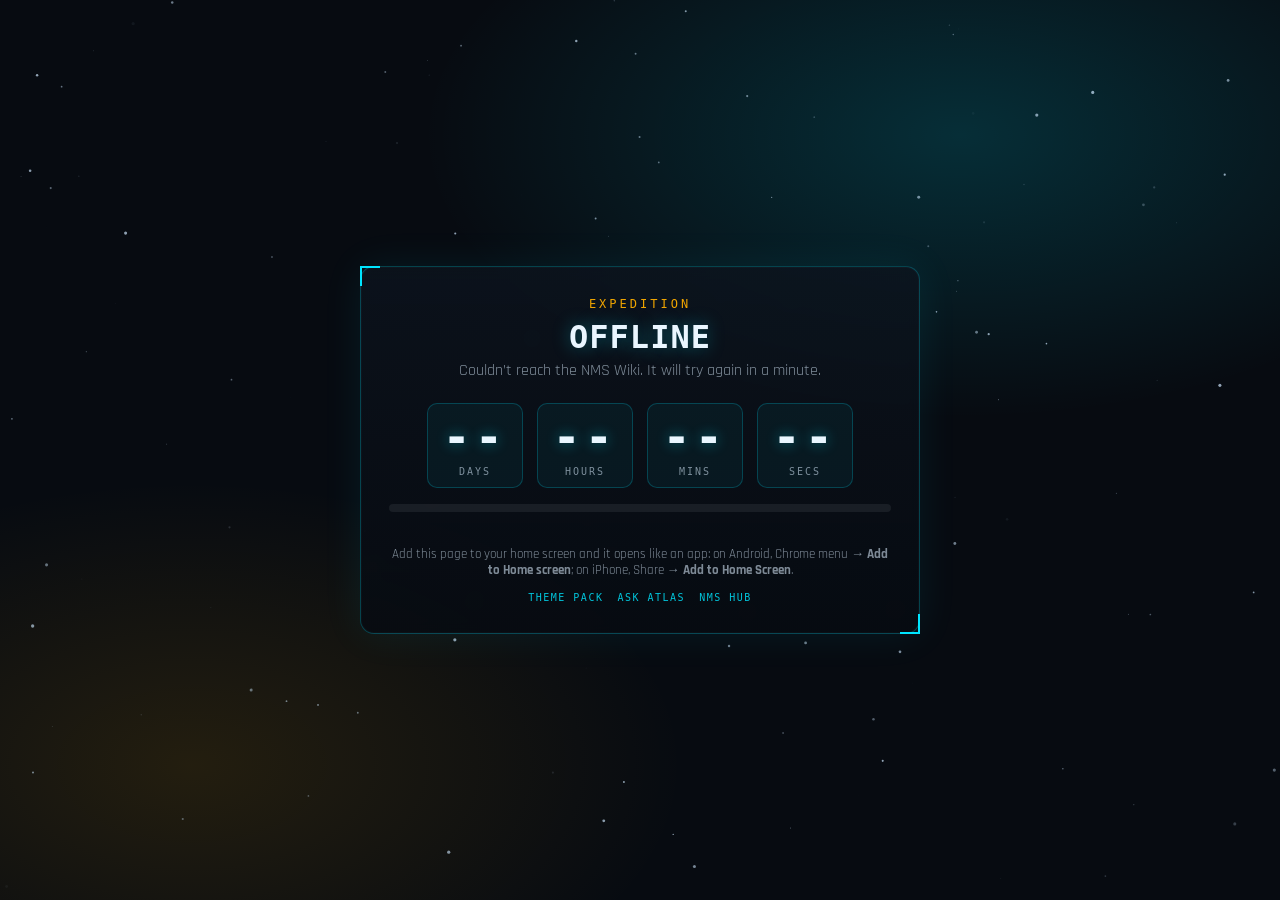
<file: countdown.html>
<!doctype html>
<html lang="en">
<head>
<meta charset="utf-8">
<script>/* the old *.netlify.app address is retired: one family domain so the Traveller ID cookie reaches every app */if(/\.netlify\.app$/.test(location.hostname))location.replace("https://theme.nomansskyhub.app"+location.pathname+location.search+location.hash);</script>
<script src="/lang.js?v=2"></script>
<script src="/nms-update.js?v=20261112" defer></script>
<script src="/nms-events.js?v=20261123" defer></script>
<script>/* visitor stats: GoatCounter (free, no cookies), same dashboard as the Hub; pages are recorded as host/path */(function(){if(!/(^|\.)nomansskyhub\.app$/.test(location.hostname))return;window.goatcounter={path:function(p){return location.host+p}};var s=document.createElement("script");s.async=true;s.src="https://gc.zgo.at/count.js";s.setAttribute("data-goatcounter","https://nomansskyhub.goatcounter.com/count");document.head.appendChild(s);})();</script>
<meta name="viewport" content="width=device-width, initial-scale=1, viewport-fit=cover">
<title>Expedition Countdown · No Man's Sky</title>
<meta name="robots" content="max-image-preview:large">
<meta name="description" content="Live countdown for the current No Man's Sky expedition: time left, progress and the next expedition. Add it to your home screen. Free, fan-made.">
<meta name="theme-color" content="#070b11">
<link rel="manifest" href="countdown.webmanifest">
<link rel="icon" href="favicon.ico">
<link rel="apple-touch-icon" href="pwa/icon-192.png">
<meta name="apple-mobile-web-app-capable" content="yes">
<meta name="apple-mobile-web-app-title" content="Expedition">
<meta property="og:title" content="NMS Expedition Countdown">
<meta property="og:description" content="Time left in the current No Man's Sky expedition, live. Add it to your home screen.">
<meta property="og:url" content="https://theme.nomansskyhub.app/countdown.html">
<link rel="canonical" href="https://theme.nomansskyhub.app/countdown.html">
<meta property="og:type" content="website">
<meta property="og:site_name" content="No Man's Sky Theme Pack">
<meta property="og:image" content="https://theme.nomansskyhub.app/screenshots/og-card.jpg">
<meta name="twitter:card" content="summary">
<meta name="twitter:title" content="NMS Expedition Countdown">
<meta name="twitter:description" content="Time left in the current No Man's Sky expedition, live. Add it to your home screen.">
<meta name="twitter:image" content="https://theme.nomansskyhub.app/screenshots/og-card.jpg">
<link rel="preconnect" href="https://fonts.googleapis.com">
<link rel="preconnect" href="https://fonts.gstatic.com" crossorigin>
<link href="https://fonts.googleapis.com/css2?family=Orbitron:wght@500;700;900&family=Rajdhani:wght@500;600&display=swap" rel="stylesheet">
<style>
  :root{--gold:#f0a500;--cyan:#00e5ff;--bg:#070b11;--text:#cfe0f0;--dim:rgba(207,224,240,.6);--white:#eaf6ff}
  *{box-sizing:border-box;margin:0;padding:0}
  html,body{height:100%}
  body{background:var(--bg);color:var(--text);font-family:Rajdhani,sans-serif;display:grid;place-items:center;overflow:hidden;
    padding:max(12px,env(safe-area-inset-top)) 14px max(12px,env(safe-area-inset-bottom))}
  .sky{position:fixed;inset:0;z-index:0;background:
    radial-gradient(60% 45% at 75% 15%,rgba(0,229,255,.16),transparent 70%),
    radial-gradient(55% 45% at 15% 85%,rgba(240,165,0,.12),transparent 70%),var(--bg)}
  .sky canvas{width:100%;height:100%;display:block}
  .card{position:relative;z-index:1;width:min(560px,100%);text-align:center;padding:clamp(16px,4vw,30px) clamp(14px,4vw,28px);
    border:1px solid rgba(0,229,255,.25);border-radius:14px;background:linear-gradient(180deg,rgba(12,20,30,.82),rgba(7,11,17,.88));
    box-shadow:0 0 40px rgba(0,229,255,.08),inset 0 0 0 1px rgba(255,255,255,.02);backdrop-filter:blur(6px)}
  .card:before,.card:after{content:"";position:absolute;width:18px;height:18px;border:2px solid var(--cyan)}
  .card:before{top:-1px;left:-1px;border-right:0;border-bottom:0}
  .card:after{bottom:-1px;right:-1px;border-left:0;border-top:0}
  .kick{font-family:Orbitron,monospace;font-size:clamp(10px,2.6vw,12px);letter-spacing:3px;color:var(--gold)}
  h1{font-family:Orbitron,monospace;font-weight:900;color:var(--white);font-size:clamp(18px,6vw,32px);letter-spacing:1px;line-height:1.15;margin:8px 0 4px;
    text-shadow:0 0 18px rgba(0,229,255,.35)}
  .sub{font-size:clamp(13px,3.6vw,16px);color:var(--dim)}
  .clock{display:flex;justify-content:center;gap:clamp(6px,2.4vw,14px);margin:clamp(14px,4vw,22px) 0 clamp(10px,3vw,16px)}
  .u{min-width:clamp(52px,17vw,96px);padding:clamp(6px,2vw,10px) 4px;border-radius:10px;border:1px solid rgba(0,229,255,.22);background:rgba(0,229,255,.05)}
  .u b{display:block;font-family:Orbitron,monospace;font-weight:700;font-size:clamp(24px,9vw,46px);color:var(--white);line-height:1;font-variant-numeric:tabular-nums;letter-spacing:.1em;
    text-shadow:0 0 14px rgba(0,229,255,.45)}
  .u i{display:block;margin-top:6px;font-style:normal;font-family:Orbitron,monospace;font-size:clamp(8px,2.2vw,10px);letter-spacing:2px;color:var(--dim)}
  .bar{height:8px;border-radius:6px;background:rgba(255,255,255,.07);overflow:hidden;margin:4px 0 6px}
  .bar span{display:block;height:100%;width:0;background:linear-gradient(90deg,var(--cyan),var(--gold));box-shadow:0 0 12px rgba(0,229,255,.5);transition:width .6s}
  .row{display:flex;justify-content:space-between;gap:10px;font-size:clamp(12px,3.2vw,14px);color:var(--dim)}
  .next{margin-top:14px;padding-top:12px;border-top:1px solid rgba(255,255,255,.07);font-size:clamp(13px,3.4vw,15px);color:var(--text)}
  .next b{color:var(--gold);font-weight:600}
  .foot{margin-top:14px;display:flex;justify-content:center;gap:14px;flex-wrap:wrap;font-family:Orbitron,monospace;font-size:10px;letter-spacing:1.5px}
  .foot a{color:rgba(0,229,255,.85);text-decoration:none}
  .hint{margin-top:10px;font-size:13px;color:var(--dim)}
  .hint[hidden]{display:none}
  .end .u b{color:var(--gold)}
  .res{display:block;margin-top:14px;padding-top:12px;border-top:1px solid rgba(255,255,255,.07);color:inherit;text-decoration:none}
  .res[hidden]{display:none}
  .res-k{font-family:Orbitron,monospace;font-size:clamp(10px,2.6vw,12px);letter-spacing:3px;color:#b48cff}
  .res-t{font-family:Orbitron,monospace;font-weight:700;color:var(--white);font-size:clamp(15px,4.6vw,20px);letter-spacing:.12em;margin:6px 0 8px}
  .res .bar span{background:linear-gradient(90deg,#ff8c00,#b48cff);box-shadow:0 0 12px rgba(180,140,255,.5)}
  .res-p{font-family:Orbitron,monospace;letter-spacing:.1em;color:#b48cff}
  .res-n{margin-top:6px;font-size:clamp(12px,3.2vw,14px);color:var(--dim)}
  @media (display-mode:standalone){.hint{display:none}}
  @media (max-height:420px){.foot,.hint,.next,.res{display:none}.clock{margin:10px 0}}
  @media (max-width:300px){.u i{letter-spacing:1px}}
  .vh{position:absolute!important;width:1px;height:1px;overflow:hidden;clip:rect(0 0 0 0);white-space:nowrap}
</style>
</head>
<body>
<div class="sky" aria-hidden="true"><canvas id="sky"></canvas></div>
<main class="card" id="card">
  <div class="kick" id="kick">EXPEDITION</div>
  <h1><span class="vh">No Man's Sky expedition countdown: </span><span id="title">Reading the Atlas…</span></h1>
  <div class="sub" id="sub">&nbsp;</div>
  <div class="clock" role="timer" aria-live="off">
    <div class="u"><b id="d">--</b><i>DAYS</i></div>
    <div class="u"><b id="h">--</b><i>HOURS</i></div>
    <div class="u"><b id="m">--</b><i>MINS</i></div>
    <div class="u"><b id="s">--</b><i>SECS</i></div>
  </div>
  <div class="bar" aria-hidden="true"><span id="bar"></span></div>
  <div class="row"><span id="from">&nbsp;</span><span id="pct">&nbsp;</span><span id="to">&nbsp;</span></div>
  <div class="next" id="next" hidden></div>
  <a class="res" id="res" hidden href="https://galacticatlas.nomanssky.com/poi/community-research" target="_blank" rel="noopener">
    <div class="res-k">COMMUNITY RESEARCH</div>
    <div class="res-t" id="resT">TIER –</div>
    <div class="bar" aria-hidden="true"><span id="resBar"></span></div>
    <div class="row"><span>Space Anomaly research</span><span class="res-p" id="resP">--%</span></div>
    <div class="res-n">The Quicksilver Synthesis Companion unlocks more collectables as Travellers submit data.</div>
  </a>
  <p class="hint" id="hint">Add this page to your home screen and it opens like an app: on Android, Chrome menu → <b>Add to Home screen</b>; on iPhone, Share → <b>Add to Home Screen</b>.</p>
  <div class="foot"><a href="https://theme.nomansskyhub.app/">THEME PACK</a><a href="https://atlas.nomansskyhub.app/">ASK ATLAS</a><a href="https://nomansskyhub.app/">NMS HUB</a></div>
</main>
<script src="nms-expedition.js?v=20261125"></script>
<script src="expedition.js"></script>
<script>
(function () {
  'use strict';
  var $ = function (id) { return document.getElementById(id); };
  var S = null, timer = 0;
  function pad(n) { return (n < 10 ? '0' : '') + n; }
  function loc() { return window.NMS_LANG && NMS_LANG() !== 'en' ? NMS_LANG() : undefined; }
  function day(t) { return new Date(t).toLocaleDateString(loc(), { day: 'numeric', month: 'short' }); }
  function when(t) { return new Date(t).toLocaleString(loc(), { weekday: 'short', day: 'numeric', month: 'short', hour: '2-digit', minute: '2-digit' }); }
  function setClock(ms) { var l = NMSExpedition.left(ms); $('d').textContent = l.d; $('h').textContent = pad(l.h); $('m').textContent = pad(l.m); $('s').textContent = pad(l.s); }
  function tick() {
    if (!S) return;
    var now = Date.now();
    if ((S.live && now >= S.live.end) || (!S.live && S.next && now >= S.next.start)) { S = NMSExpedition.pick(S.rows, now); render(); return; }
    if (S.live) {
      var e = S.live, tot = e.end - e.start, p = Math.min(100, Math.max(0, (now - e.start) / tot * 100));
      setClock(e.end - now); $('bar').style.width = p.toFixed(1) + '%'; $('pct').textContent = Math.floor(p) + '% DONE';
      document.title = timeLeft(e.end - now) + ' left · ' + e.title;
    } else if (S.next) { setClock(S.next.start - now); }
  }
  function timeLeft(ms) { var l = NMSExpedition.left(ms); return l.d ? l.d + 'd ' + l.h + 'h' : l.h + 'h ' + l.m + 'm'; }
  function render() {
    var card = $('card'); card.classList.remove('end');
    $('next').hidden = true;
    if (S.live) {
      var e = S.live;
      $('kick').textContent = 'EXPEDITION ' + e.num + (e.redux ? ' · REDUX' : '') + ' · LIVE';
      $('title').textContent = e.title.toUpperCase();
      $('sub').textContent = 'Ends ' + when(e.end) + ' (your time)';
      $('from').textContent = day(e.start); $('to').textContent = day(e.end);
      if (S.next) { $('next').hidden = false; $('next').innerHTML = T('Next:') + ' <b>' + T('Expedition {n}', { n: S.next.num }) + ': ' + esc(S.next.title) + '</b> · ' + day(S.next.start); }
    } else if (S.next) {
      var n = S.next;
      $('kick').textContent = 'NEXT EXPEDITION ' + n.num + (n.redux ? ' · REDUX' : '');
      $('title').textContent = n.title.toUpperCase();
      $('sub').textContent = 'Starts ' + when(n.start) + ' (your time)';
      $('from').textContent = ''; $('pct').textContent = 'STARTS IN'; $('to').textContent = ''; $('bar').style.width = '0';
      document.title = 'Starts in ' + timeLeft(n.start - Date.now()) + ' · ' + n.title;
    } else {
      card.classList.add('end');
      var l = S.last;
      $('kick').textContent = 'BETWEEN EXPEDITIONS';
      $('title').textContent = 'NO EXPEDITION LIVE';
      $('sub').textContent = l ? 'Last: Expedition ' + l.num + ': ' + l.title + ', ended ' + day(l.end) : 'The next one will appear here as soon as it is announced.';
      ['d', 'h', 'm', 's'].forEach(function (k) { $(k).textContent = '--'; });
      $('bar').style.width = '100%'; $('from').textContent = ''; $('pct').textContent = 'Check back soon'; $('to').textContent = '';
      document.title = 'Expedition Countdown · No Man\'s Sky';
    }
    tick();
  }
  function T(s, v) { return window.NMS_T ? NMS_T(s, v) : s.replace(/\{n\}/, v && v.n); }
  document.addEventListener('nms-lang', function () { if (S) render(); });
  function esc(s) { return String(s).replace(/[&<>"']/g, function (c) { return { '&': '&amp;', '<': '&lt;', '>': '&gt;', '"': '&quot;', "'": '&#39;' }[c]; }); }
  function boot(force) {
    NMSExpedition.load(force).then(function (r) { S = r; render(); }).catch(function () {
      $('title').textContent = 'OFFLINE'; $('sub').textContent = 'Couldn’t reach the NMS Wiki. It will try again in a minute.';
    });
  }
  /* Community Research: the Galactic Atlas mission 116 feed via the same-origin /nms-api/ proxy (_redirects).
     Shows what the official Atlas sidebar shows: TIER currentTier - tierPercentage%. Hidden if it doesn't answer. */
  function research() {
    var ac = ('AbortController' in window) ? new AbortController() : null, tm = setTimeout(function () { if (ac) ac.abort(); }, 6000);
    /* which mission is being played comes from the shared expedition source; the strip stays hidden when none is moving */
    (window.NMSExp ? NMSExp.get() : Promise.resolve(null)).then(function (v) {
      var id = v && v.research && v.research.mission;
      if (!id) { clearTimeout(tm); $('res').hidden = true; return null; }
      return fetch('/nms-api/mission/' + id + '?platform=merged', ac ? { signal: ac.signal } : undefined)
      .then(function (r) { if (!r.ok) throw 0; return r.json(); })
      .then(function (j) {
        clearTimeout(tm);
        var t = j && +j.currentTier, of = j && +j.totalTiers, p = j && +j.tierPercentage;
        if (!(t > 0) || !isFinite(p)) return;
        p = Math.max(0, Math.min(100, p));
        $('resT').textContent = 'TIER ' + t + (of > 0 ? ' OF ' + of : '');
        $('resP').textContent = p.toFixed(1) + '%'; $('resBar').style.width = p + '%'; $('res').hidden = false;
      });
    }).catch(function () { clearTimeout(tm); });
  }
  research(); setInterval(research, 10 * 60000);
  document.addEventListener('visibilitychange', function () { if (!document.hidden) research(); });
  boot();
  clearInterval(timer); timer = setInterval(tick, 1000);
  setInterval(function () { boot(true); }, 30 * 60000);
  document.addEventListener('visibilitychange', function () { if (!document.hidden) { boot(); tick(); } });
  try { if (navigator.standalone) $('hint').hidden = true; } catch (e) {}

  // a few slow stars
  var cv = $('sky'), cx = cv.getContext('2d'), st = [];
  function size() { var r = window.devicePixelRatio || 1; cv.width = innerWidth * r; cv.height = innerHeight * r; st = []; for (var i = 0; i < 140; i++) st.push([Math.random(), Math.random(), Math.random() * 1.4 + .3, Math.random() * 6.28]); }
  function draw(t) {
    cx.clearRect(0, 0, cv.width, cv.height); var r = window.devicePixelRatio || 1;
    st.forEach(function (s) { cx.globalAlpha = .35 + .35 * Math.sin(t / 900 + s[3]); cx.fillStyle = '#cfe8ff'; cx.beginPath(); cx.arc(s[0] * cv.width, s[1] * cv.height, s[2] * r, 0, 6.28); cx.fill(); });
    if (!matchMedia('(prefers-reduced-motion: reduce)').matches) requestAnimationFrame(draw);
  }
  size(); addEventListener('resize', size); requestAnimationFrame(draw);
  if ('serviceWorker' in navigator) navigator.serviceWorker.register('/sw.js').catch(function () {});
})();
</script>
<script src="/nms-totop.js?v=3" defer></script>
</body>
</html>
</file>
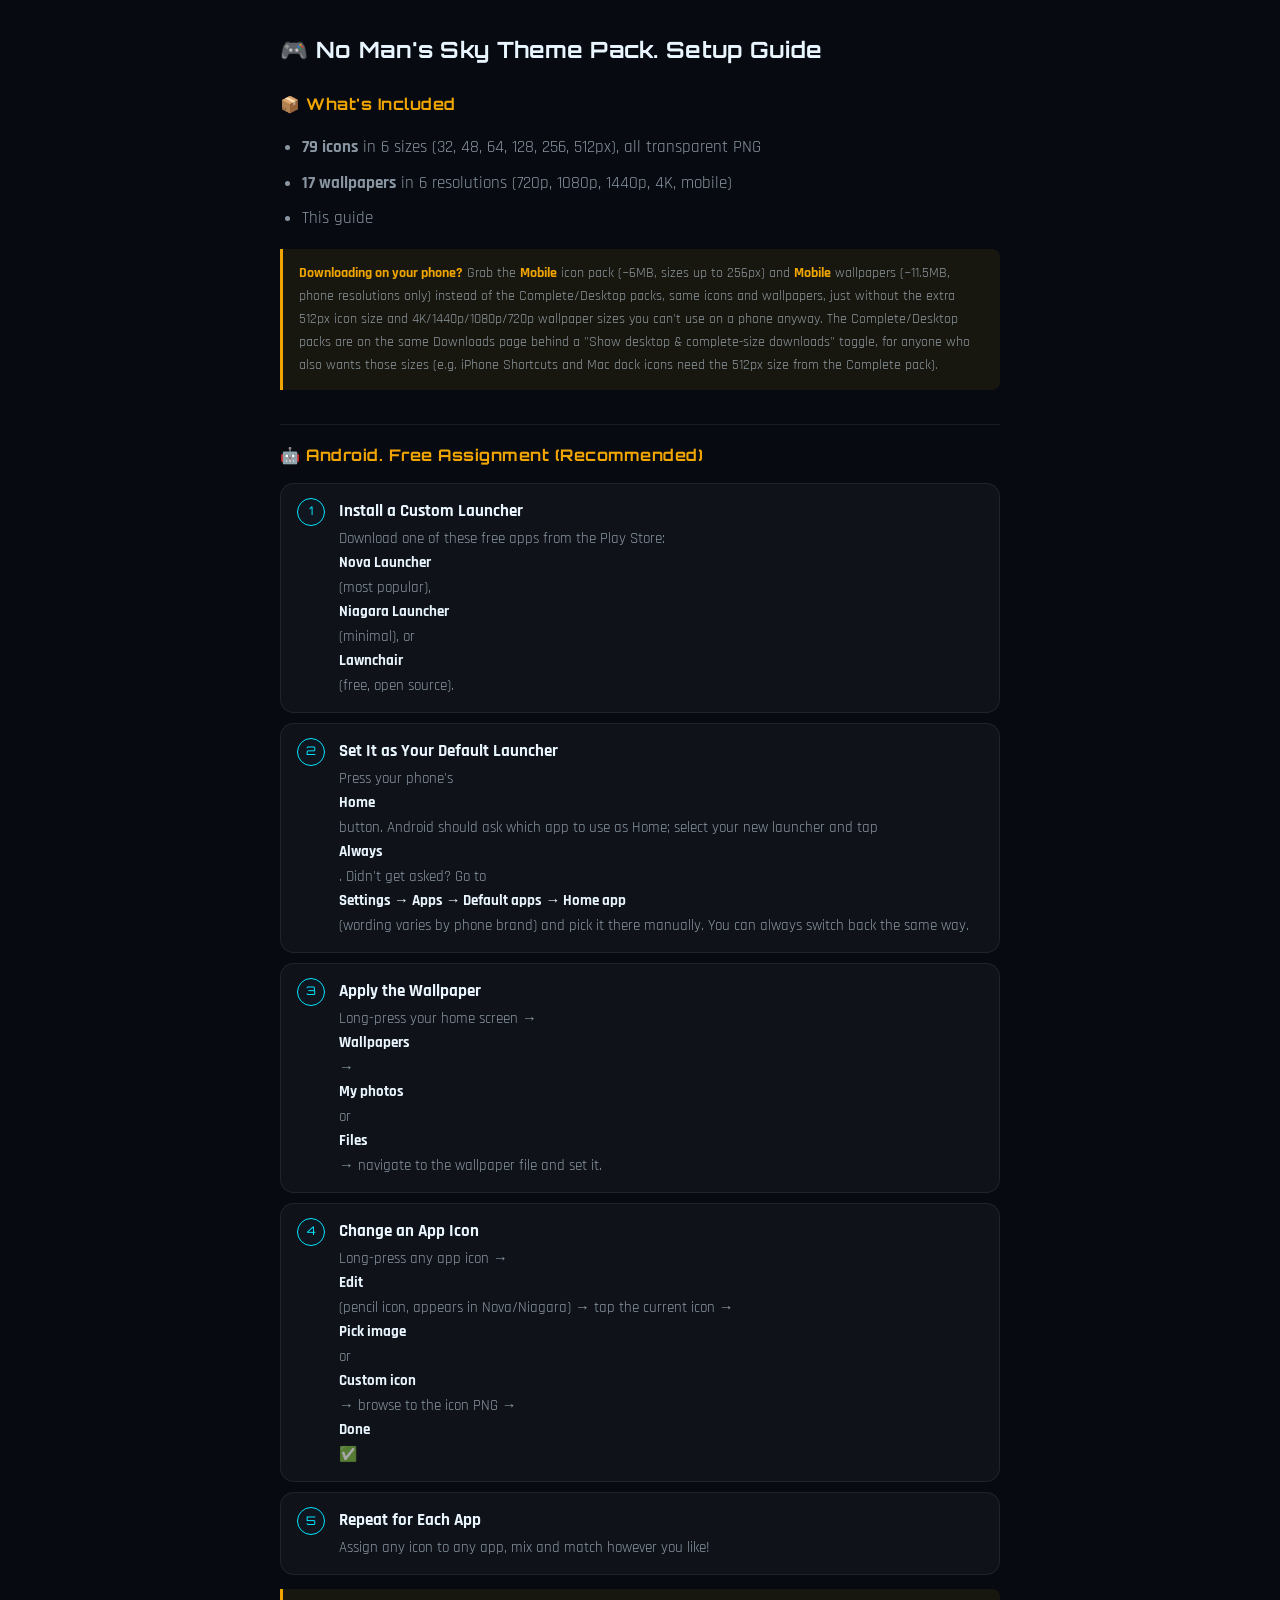
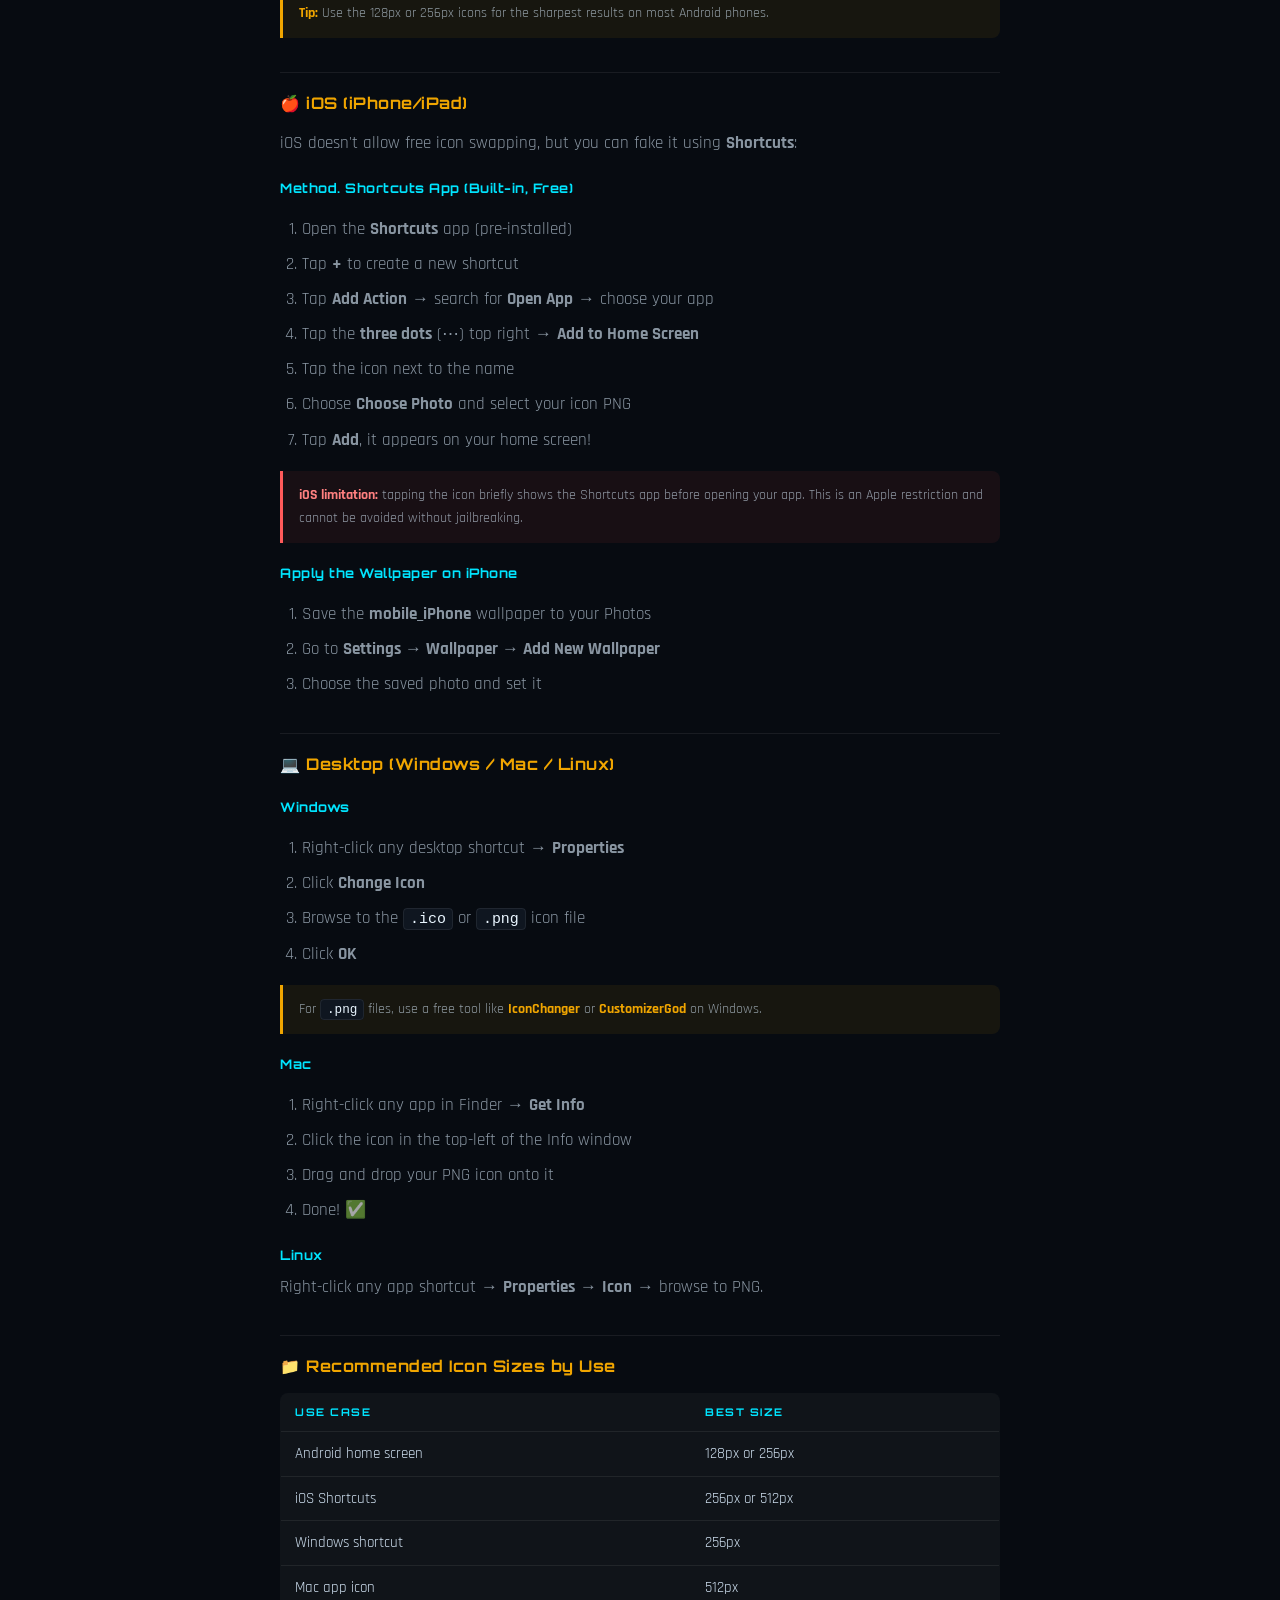
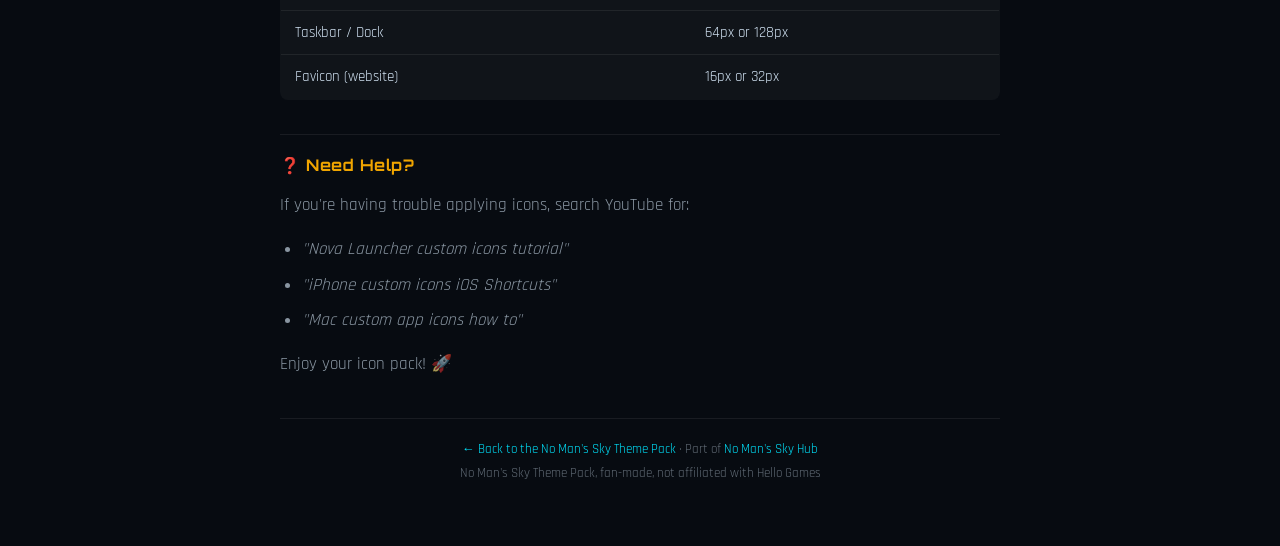
<file: HOW_TO_APPLY_ICONS.html>
<!DOCTYPE html>
<html lang="en">
<head>
<meta charset="UTF-8">
<script>/* the old *.netlify.app address is retired: one family domain so the Traveller ID cookie reaches every app */if(/\.netlify\.app$/.test(location.hostname))location.replace("https://theme.nomansskyhub.app"+location.pathname+location.search+location.hash);</script>
<meta name="viewport" content="width=device-width, initial-scale=1.0">
<title>How to Apply No Man's Sky Icons. Theme Pack Setup Guide</title>
<meta name="robots" content="max-image-preview:large">
<meta name="description" content="How to install the free No Man's Sky icon pack, wallpapers, charging animations and NMS font on Android, iPhone, Windows, Mac and Linux, step by step.">
<link rel="canonical" href="https://theme.nomansskyhub.app/HOW_TO_APPLY_ICONS.html">
<meta property="og:type" content="website">
<meta property="og:site_name" content="No Man's Sky Theme Pack">
<meta property="og:title" content="How to Apply No Man's Sky Icons. Theme Pack Setup Guide">
<meta property="og:description" content="How to install the free No Man's Sky icon pack, wallpapers, charging animations and NMS font on Android, iPhone, Windows, Mac and Linux, step by step.">
<meta property="og:url" content="https://theme.nomansskyhub.app/HOW_TO_APPLY_ICONS.html">
<meta property="og:image" content="https://theme.nomansskyhub.app/pwa/icon-512.png">
<meta name="twitter:card" content="summary">
<meta name="twitter:title" content="How to Apply No Man's Sky Icons. Theme Pack Setup Guide">
<meta name="twitter:description" content="How to install the free No Man's Sky icon pack, wallpapers, charging animations and NMS font on Android, iPhone, Windows, Mac and Linux, step by step.">
<meta name="twitter:image" content="https://theme.nomansskyhub.app/pwa/icon-512.png">
<link rel="preconnect" href="https://fonts.googleapis.com">
<link href="https://fonts.googleapis.com/css2?family=Orbitron:wght@400;600;700;900&family=Rajdhani:wght@300;400;500;600;700&display=swap" rel="stylesheet">
<style>
  :root{
    --gold:#f0a500; --cyan:#00e5ff; --cyan-dim:#0096a8;
    --bg:#070b11; --bg2:#0b1119; --bg3:#0f1620;
    --panel:rgba(255,255,255,0.035); --border:rgba(0,229,255,0.16); --border-soft:rgba(255,255,255,0.07);
    --text:#cfe0f0; --text-dim:rgba(207,224,240,0.65); --text-faint:rgba(207,224,240,0.45);
    --white:#eaf6ff; --radius:14px; --r-sm:8px;
  }
  *{box-sizing:border-box;}
  body{margin:0;background:var(--bg);color:var(--text);font-family:'Rajdhani',sans-serif;font-size:17px;line-height:1.6;padding:32px 18px 60px;}
  .wrap{max-width:720px;margin:0 auto;}
  h1{font-family:'Orbitron',monospace;font-size:1.4rem;color:var(--white);margin:0 0 24px;letter-spacing:.3px;}
  h2{font-family:'Orbitron',monospace;font-size:1rem;color:var(--gold);margin:34px 0 14px;letter-spacing:.5px;padding-top:18px;border-top:1px solid var(--border-soft);}
  h2:first-of-type{border-top:none;padding-top:0;margin-top:0;}
  h3{font-family:'Orbitron',monospace;font-size:.82rem;color:var(--cyan);letter-spacing:.5px;margin:20px 0 8px;}
  p{color:var(--text-dim);margin:0 0 12px;}
  a{color:var(--cyan);}
  table{width:100%;border-collapse:collapse;margin:14px 0 20px;background:var(--panel);border:1px solid var(--border-soft);border-radius:var(--r-sm);overflow:hidden;}
  th,td{text-align:left;padding:10px 14px;border-bottom:1px solid var(--border-soft);font-size:.92rem;}
  th{font-family:'Orbitron',monospace;font-size:.66rem;letter-spacing:1.5px;color:var(--cyan);text-transform:uppercase;}
  tr:last-child td{border-bottom:none;}
  code{background:var(--bg3);border:1px solid var(--border-soft);border-radius:4px;padding:2px 6px;font-size:.88em;color:var(--white);}
  ol,ul{color:var(--text-dim);padding-left:22px;}
  li{margin-bottom:8px;}
  .step{display:flex;gap:14px;padding:14px 16px;background:var(--panel);border:1px solid var(--border-soft);border-radius:var(--radius);margin-bottom:10px;}
  .step-num{width:28px;height:28px;flex-shrink:0;border-radius:50%;background:var(--bg3);border:1px solid var(--cyan);display:flex;align-items:center;justify-content:center;font-family:'Orbitron',monospace;font-size:.74rem;color:var(--cyan);}
  .step-content strong{display:block;color:var(--white);margin-bottom:2px;}
  .step-content p{margin:0;font-size:.92rem;}
  .note{margin:14px 0;padding:13px 16px;background:rgba(240,165,0,.07);border-left:3px solid var(--gold);border-radius:0 var(--r-sm) var(--r-sm) 0;font-size:.9rem;color:var(--text-dim);}
  .note strong{color:var(--gold);}
  .warn{margin:14px 0;padding:13px 16px;background:rgba(255,80,80,.07);border-left:3px solid #ff5a5a;border-radius:0 var(--r-sm) var(--r-sm) 0;font-size:.9rem;color:var(--text-dim);}
  .warn strong{color:#ff8080;}
  footer a{color:var(--cyan);text-decoration:none;}
  footer{line-height:1.9;margin-top:40px;padding-top:18px;border-top:1px solid var(--border-soft);color:var(--text-faint);font-size:.8rem;text-align:center;}
</style>
</head>
<body>
<div class="wrap">
  <h1>🎮 No Man's Sky Theme Pack. Setup Guide</h1>

  <h2>📦 What's Included</h2>
  <ul>
    <li><strong>79 icons</strong> in 6 sizes (32, 48, 64, 128, 256, 512px), all transparent PNG</li>
    <li><strong>17 wallpapers</strong> in 6 resolutions (720p, 1080p, 1440p, 4K, mobile)</li>
    <li>This guide</li>
  </ul>
  <div class="note"><strong>Downloading on your phone?</strong> Grab the <strong>Mobile</strong> icon pack
  (~6MB, sizes up to 256px) and <strong>Mobile</strong> wallpapers (~11.5MB, phone resolutions only)
  instead of the Complete/Desktop packs, same icons and wallpapers, just without the extra 512px icon
  size and 4K/1440p/1080p/720p wallpaper sizes you can't use on a phone anyway. The Complete/Desktop packs
  are on the same Downloads page behind a "Show desktop &amp; complete-size downloads" toggle, for anyone
  who also wants those sizes (e.g. iPhone Shortcuts and Mac dock icons need the 512px size from the
  Complete pack).</div>

  <h2>🤖 Android. Free Assignment (Recommended)</h2>

  <div class="step"><div class="step-num">1</div><div class="step-content"><strong>Install a Custom Launcher</strong><p>Download one of these free apps from the Play Store: <strong>Nova Launcher</strong> (most popular), <strong>Niagara Launcher</strong> (minimal), or <strong>Lawnchair</strong> (free, open source).</p></div></div>
  <div class="step"><div class="step-num">2</div><div class="step-content"><strong>Set It as Your Default Launcher</strong><p>Press your phone's <strong>Home</strong> button. Android should ask which app to use as Home; select your new launcher and tap <strong>Always</strong>. Didn't get asked? Go to <strong>Settings → Apps → Default apps → Home app</strong> (wording varies by phone brand) and pick it there manually. You can always switch back the same way.</p></div></div>
  <div class="step"><div class="step-num">3</div><div class="step-content"><strong>Apply the Wallpaper</strong><p>Long-press your home screen → <strong>Wallpapers</strong> → <strong>My photos</strong> or <strong>Files</strong> → navigate to the wallpaper file and set it.</p></div></div>
  <div class="step"><div class="step-num">4</div><div class="step-content"><strong>Change an App Icon</strong><p>Long-press any app icon → <strong>Edit</strong> (pencil icon, appears in Nova/Niagara) → tap the current icon → <strong>Pick image</strong> or <strong>Custom icon</strong> → browse to the icon PNG → <strong>Done</strong> ✅</p></div></div>
  <div class="step"><div class="step-num">5</div><div class="step-content"><strong>Repeat for Each App</strong><p>Assign any icon to any app, mix and match however you like!</p></div></div>

  <div class="note"><strong>Tip:</strong> Use the 128px or 256px icons for the sharpest results on most Android phones.</div>

  <h2>🍎 iOS (iPhone/iPad)</h2>
  <p>iOS doesn't allow free icon swapping, but you can fake it using <strong>Shortcuts</strong>:</p>

  <h3>Method. Shortcuts App (Built-in, Free)</h3>
  <ol>
    <li>Open the <strong>Shortcuts</strong> app (pre-installed)</li>
    <li>Tap <strong>+</strong> to create a new shortcut</li>
    <li>Tap <strong>Add Action</strong> → search for <strong>Open App</strong> → choose your app</li>
    <li>Tap the <strong>three dots</strong> (⋯) top right → <strong>Add to Home Screen</strong></li>
    <li>Tap the icon next to the name</li>
    <li>Choose <strong>Choose Photo</strong> and select your icon PNG</li>
    <li>Tap <strong>Add</strong>, it appears on your home screen!</li>
  </ol>

  <div class="warn"><strong>iOS limitation:</strong> tapping the icon briefly shows the Shortcuts app
  before opening your app. This is an Apple restriction and cannot be avoided without jailbreaking.</div>

  <h3>Apply the Wallpaper on iPhone</h3>
  <ol>
    <li>Save the <strong>mobile_iPhone</strong> wallpaper to your Photos</li>
    <li>Go to <strong>Settings → Wallpaper → Add New Wallpaper</strong></li>
    <li>Choose the saved photo and set it</li>
  </ol>

  <h2>💻 Desktop (Windows / Mac / Linux)</h2>

  <h3>Windows</h3>
  <ol>
    <li>Right-click any desktop shortcut → <strong>Properties</strong></li>
    <li>Click <strong>Change Icon</strong></li>
    <li>Browse to the <code>.ico</code> or <code>.png</code> icon file</li>
    <li>Click <strong>OK</strong></li>
  </ol>
  <div class="note">For <code>.png</code> files, use a free tool like <strong>IconChanger</strong> or <strong>CustomizerGod</strong> on Windows.</div>

  <h3>Mac</h3>
  <ol>
    <li>Right-click any app in Finder → <strong>Get Info</strong></li>
    <li>Click the icon in the top-left of the Info window</li>
    <li>Drag and drop your PNG icon onto it</li>
    <li>Done! ✅</li>
  </ol>

  <h3>Linux</h3>
  <p>Right-click any app shortcut → <strong>Properties</strong> → <strong>Icon</strong> → browse to PNG.</p>

  <h2>📁 Recommended Icon Sizes by Use</h2>
  <table>
    <tr><th>Use Case</th><th>Best Size</th></tr>
    <tr><td>Android home screen</td><td>128px or 256px</td></tr>
    <tr><td>iOS Shortcuts</td><td>256px or 512px</td></tr>
    <tr><td>Windows shortcut</td><td>256px</td></tr>
    <tr><td>Mac app icon</td><td>512px</td></tr>
    <tr><td>Taskbar / Dock</td><td>64px or 128px</td></tr>
    <tr><td>Favicon (website)</td><td>16px or 32px</td></tr>
  </table>

  <h2>❓ Need Help?</h2>
  <p>If you're having trouble applying icons, search YouTube for:</p>
  <ul>
    <li><em>"Nova Launcher custom icons tutorial"</em></li>
    <li><em>"iPhone custom icons iOS Shortcuts"</em></li>
    <li><em>"Mac custom app icons how to"</em></li>
  </ul>
  <p>Enjoy your icon pack! 🚀</p>

  <footer><a href="https://theme.nomansskyhub.app/">← Back to the No Man's Sky Theme Pack</a> · Part of <a href="https://nomansskyhub.app/">No Man's Sky Hub</a><br>No Man's Sky Theme Pack, fan-made, not affiliated with Hello Games</footer>
</div>
<script src="/nms-totop.js?v=3" defer></script>
</body>
</html>
</file>
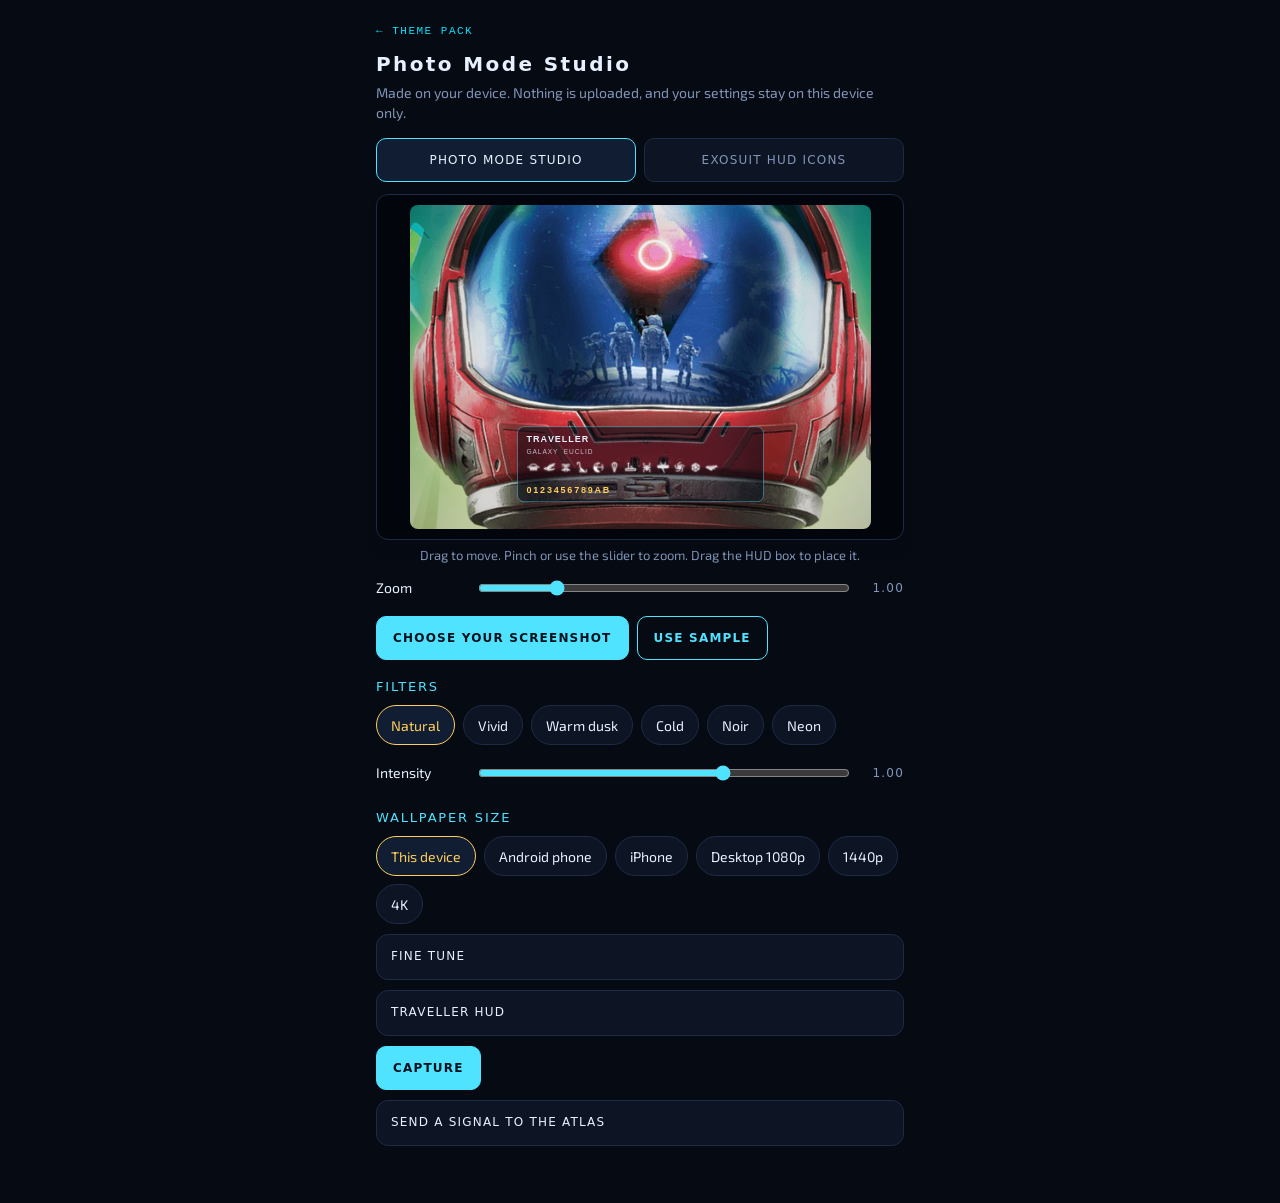
<file: photo-studio.html>
<!DOCTYPE html>
<html lang="en">
<head>
<meta charset="utf-8">
<script>if(/\.netlify\.app$/.test(location.hostname))location.replace("https://theme.nomansskyhub.app"+location.pathname+location.search);</script>
<script src="/lang.js?v=2"></script>
<script>/* visitor stats: GoatCounter (free, no cookies), same dashboard as the Hub; pages are recorded as host/path */(function(){if(!/(^|\.)nomansskyhub\.app$/.test(location.hostname))return;window.goatcounter={path:function(p){return location.host+p}};var s=document.createElement("script");s.async=true;s.src="https://gc.zgo.at/count.js";s.setAttribute("data-goatcounter","https://nomansskyhub.goatcounter.com/count");document.head.appendChild(s);})();</script>
<script src="/nms-update.js?v=20261112" defer></script>
<script src="/nms-events.js?v=20261123" defer></script>
<meta name="viewport" content="width=device-width,initial-scale=1,viewport-fit=cover">
<title>Photo Mode Studio &amp; Exosuit HUD Icons · NMS Theme Pack</title>
<meta name="description" content="Make No Man's Sky style wallpapers from your screenshots with photo-mode filters and your Traveller HUD, plus Exosuit HUD icons. Free, fan-made, on your device.">
<meta name="theme-color" content="#070b11">
<link rel="canonical" href="https://theme.nomansskyhub.app/photo-studio.html">
<meta property="og:type" content="website">
<meta property="og:site_name" content="No Man's Sky Theme Pack">
<meta property="og:title" content="Photo Mode Studio &amp; Exosuit HUD Icons">
<meta property="og:description" content="Turn your No Man's Sky screenshots into wallpapers and make your own HUD icons. Free, on your device.">
<meta property="og:url" content="https://theme.nomansskyhub.app/photo-studio.html">
<meta property="og:image" content="https://theme.nomansskyhub.app/screenshots/og-card.jpg">
<link rel="icon" href="favicon.ico">
<link rel="apple-touch-icon" href="pwa/icon-192.png">
<link rel="preconnect" href="https://fonts.googleapis.com">
<link rel="preconnect" href="https://fonts.gstatic.com" crossorigin>
<link href="https://fonts.googleapis.com/css2?family=Orbitron:wght@500;700&family=Exo+2:wght@400;600&display=swap" rel="stylesheet">
<style>
/* Layout idea: one tool at a time under two tabs; looks and size always visible, everything else folded. */
:root{
  --bg:#060a13; --panel:#0d1524; --panel2:#111d33; --line:#1d2b45;
  --text:#e8f1ff; --muted:#8196b8; --accent:#4fe3ff; --gold:#ffcf5a;
  --display:'Orbitron','Segoe UI',system-ui,sans-serif;
  --body:'Exo 2','Segoe UI',system-ui,sans-serif;
  color-scheme:dark;
}
*{box-sizing:border-box}
html,body{margin:0;background:var(--bg);color:var(--text);font-family:var(--body);font-size:16px;line-height:1.45}
body{padding:16px 16px 48px;max-width:560px;margin:0 auto}
h1{font-family:var(--display);font-size:20px;letter-spacing:.12em;margin:0 0 4px;font-weight:700;text-wrap:balance}
h2{font-family:var(--display);font-size:13px;letter-spacing:.14em;margin:18px 0 8px;color:var(--accent);font-weight:500;text-transform:uppercase}
.badge{display:inline-block;font-family:var(--display);font-size:10px;letter-spacing:.14em;color:#06101e;background:var(--gold);padding:2px 8px;border-radius:999px;vertical-align:middle;margin-left:8px}
.note{color:var(--muted);font-size:14px;margin:0 0 14px}
.tabs{display:flex;gap:8px;margin:12px 0}
.tab{flex:1;min-height:44px;border:1px solid var(--line);background:var(--panel);color:var(--muted);border-radius:10px;font-family:var(--display);font-size:12px;letter-spacing:.1em;cursor:pointer}
.tab[aria-selected="true"]{color:var(--text);border-color:var(--accent);background:var(--panel2)}
.tab:focus-visible,.btn:focus-visible,.chip:focus-visible,summary:focus-visible,input:focus-visible{outline:2px solid var(--gold);outline-offset:2px}
.stage{display:flex;justify-content:center;background:#02050b;border:1px solid var(--line);border-radius:12px;padding:10px}
canvas{display:block;max-width:100%;border-radius:8px;touch-action:none}
.hint{color:var(--muted);font-size:13px;margin:6px 0 0;text-align:center}
.row{display:flex;gap:8px;flex-wrap:wrap;margin:10px 0}
.btn{min-height:44px;padding:0 16px;border-radius:10px;border:1px solid var(--accent);background:var(--accent);color:#04101c;font-family:var(--display);font-size:12px;letter-spacing:.1em;font-weight:700;cursor:pointer;display:inline-flex;align-items:center;justify-content:center;text-align:center}
.btn.ghost{background:transparent;color:var(--accent)}
.btn.file input{position:absolute;opacity:0;width:1px;height:1px}
.btn.file{position:relative}
.chips{display:flex;flex-wrap:wrap;gap:8px}
.chip{min-height:40px;padding:0 14px;border-radius:999px;border:1px solid var(--line);background:var(--panel);color:var(--text);font-family:var(--body);font-size:14px;cursor:pointer}
.chip[aria-pressed="true"]{border-color:var(--gold);color:var(--gold);background:var(--panel2)}
details{border:1px solid var(--line);border-radius:12px;background:var(--panel);margin:10px 0}
summary{cursor:pointer;min-height:44px;display:flex;align-items:center;padding:0 14px;font-family:var(--display);font-size:12px;letter-spacing:.1em}
details>div{padding:0 14px 14px}
.sl{display:grid;grid-template-columns:92px 1fr 48px;align-items:center;gap:8px;margin:6px 0;font-size:14px}
.sl output{font-family:var(--display);font-size:12px;letter-spacing:.1em;text-align:right;color:var(--muted)}
input[type=range]{width:100%;accent-color:var(--accent);min-height:32px}
input[type=text]{width:100%;min-height:42px;background:#08101d;border:1px solid var(--line);border-radius:8px;color:var(--text);padding:0 10px;font-family:var(--display);font-size:13px;letter-spacing:.1em}
label.f{display:block;font-size:13px;color:var(--muted);margin:8px 0 4px}
.swatches{display:flex;gap:10px;flex-wrap:wrap}
.sw{width:40px;height:40px;border-radius:50%;border:2px solid var(--line);cursor:pointer;padding:0}
.sw[aria-pressed="true"]{border-color:#fff;box-shadow:0 0 0 2px var(--bg),0 0 0 4px var(--gold)}
.big{display:flex;justify-content:center;background:#02050b;border:1px solid var(--line);border-radius:12px;padding:16px;
  background-image:radial-gradient(circle at 30% 20%,#1b2c55 0,#050a15 70%)}
.grid{display:grid;grid-template-columns:repeat(5,1fr);gap:10px;margin-top:10px}
.grid button{background:var(--panel);border:1px solid var(--line);border-radius:10px;padding:6px 2px;cursor:pointer;color:var(--muted);font-size:11px;display:flex;flex-direction:column;align-items:center;gap:4px;min-height:44px}
.grid button[aria-pressed="true"]{border-color:var(--gold);color:var(--gold)}
.grid canvas{width:48px;height:48px}
.result{margin-top:12px;background:var(--panel);border:1px solid var(--gold);border-radius:12px;padding:12px}
.result img{display:block;max-width:100%;max-height:420px;margin:0 auto;border-radius:8px;background:repeating-conic-gradient(#1a2640 0 25%,#0d1524 0 50%) 0 0/16px 16px}
.result p{margin:8px 0 0;font-size:14px;color:var(--muted)}
.mockbar{border:1px dashed var(--line);border-radius:10px;padding:8px 12px;color:var(--muted);font-size:13px;margin-bottom:6px}
.stage,.big{position:sticky;top:0;z-index:6;box-shadow:0 12px 14px -8px var(--bg)}
input[type=range]{touch-action:pan-y}
.big{padding:10px}
.anch{display:grid;grid-template-columns:repeat(3,44px);gap:6px}
.anch button{width:44px;height:44px;border:1px solid var(--line);background:var(--panel2);border-radius:8px;cursor:pointer;padding:0;display:flex;align-items:center;justify-content:center}
.anch button:focus-visible{outline:2px solid var(--gold);outline-offset:2px}
.anch i{display:block;width:10px;height:10px;border-radius:50%;background:var(--accent)}
.sw.wheel{position:relative;background:conic-gradient(#f00,#ff0,#0f0,#0ff,#00f,#f0f,#f00);overflow:hidden;display:inline-block}
.sw.wheel input{position:absolute;inset:0;width:100%;height:100%;opacity:0;cursor:pointer;border:0;padding:0}
[hidden]{display:none!important}
@media (prefers-reduced-motion:reduce){*{scroll-behavior:auto;transition:none!important}}

.back{display:inline-block;margin:0 0 10px;font-family:Orbitron,monospace;font-size:11px;letter-spacing:1.5px;color:#00e5ff;text-decoration:none}
.more{margin:8px 0 0}
.grid.cap button:nth-child(n+11){display:none}
.grid.open{max-height:340px;overflow-y:auto;padding-right:4px}
.res-row{display:flex;gap:8px;flex-wrap:wrap;margin-top:8px}
.nms-fb-ico{vertical-align:-4px;margin-right:6px}
.chips.g3{display:grid;grid-template-columns:repeat(3,1fr);gap:8px}.chips.g3 .chip{text-align:center;padding-left:6px;padding-right:6px}
</style>
</head>
<body>
<a class="back" href="index.html">&larr; THEME PACK</a>
<h1>Photo Mode Studio</h1>
<p class="note">Made on your device. Nothing is uploaded, and your settings stay on this device only.</p>

<div class="tabs" role="tablist">
  <button class="tab" role="tab" id="tab-shot" aria-selected="true" aria-controls="shot">PHOTO MODE STUDIO</button>
  <button class="tab" role="tab" id="tab-icon" aria-selected="false" aria-controls="icon">EXOSUIT HUD ICONS</button>
</div>

<!-- ============ SCREENSHOT EDITOR ============ -->
<section id="shot" role="tabpanel" aria-labelledby="tab-shot">
  <div class="stage"><canvas id="pv" aria-label="Wallpaper preview"></canvas></div>
  <p class="hint">Drag to move. Pinch or use the slider to zoom. Drag the HUD box to place it.</p>
  <div class="sl"><label for="zoom">Zoom</label><input type="range" id="zoom" min="0.5" max="3" step="0.01" value="1"><output id="zoomO">1.00</output></div>
  <div class="row">
    <label class="btn file" for="file">CHOOSE YOUR SCREENSHOT<input type="file" id="file" accept="image/*"></label>
    <button class="btn ghost" id="useSample" type="button">USE SAMPLE</button>
  </div>

  <h2>Filters</h2>
  <div class="chips" id="looks"></div>
  <div class="sl" style="margin-top:10px"><label for="strength">Intensity</label><input type="range" id="strength" min="0" max="1.5" step="0.01" value="1"><output id="strengthO">1.00</output></div>

  <h2>Wallpaper size</h2>
  <div class="chips" id="sizes"></div>

  <details>
    <summary>FINE TUNE</summary>
    <div>
      <p class="note" style="margin:0 0 6px">When zoomed out, fill the edges with</p>
      <div class="chips" id="fills" style="margin-bottom:10px"></div>
      <div class="sl"><label for="bloom">Bloom</label><input type="range" id="bloom" min="0" max="1" step="0.01"><output id="bloomO"></output></div>
      <div class="sl"><label for="vig">Vignette</label><input type="range" id="vig" min="0" max="0.9" step="0.01"><output id="vigO"></output></div>
      <div class="sl"><label for="haze">Fog</label><input type="range" id="haze" min="0" max="0.6" step="0.01"><output id="hazeO"></output></div>
      <div class="sl"><label for="dim">Dim</label><input type="range" id="dim" min="0" max="0.6" step="0.01" value="0"><output id="dimO">0</output></div>
    </div>
  </details>

  <details>
    <summary>TRAVELLER HUD</summary>
    <div>
      <div class="chips" style="margin-bottom:8px">
        <button class="chip" id="hudOn" aria-pressed="true" type="button">Show HUD</button>
        <button class="chip" id="hudWide" aria-pressed="true" type="button">Horizontal</button>
        <button class="chip" id="hudTall" aria-pressed="false" type="button">Vertical</button>
        <button class="chip" id="hudGame" aria-pressed="false" type="button">Game style</button>
      </div>
      <p class="note" style="margin:6px 0">Snap to position</p>
      <div class="anch" id="anch"></div>
      <div class="sl" style="margin-top:10px"><label for="hudSize">Size</label><input type="range" id="hudSize" min="0.6" max="1.6" step="0.01" value="1"><output id="hudSizeO">1.00</output></div>
      <label class="f" for="tName">Traveller</label><input type="text" id="tName" value="" maxlength="24" placeholder="Your in-game name">
      <label class="f" for="tGal">Home galaxy</label><input type="text" id="tGal" value="EUCLID" maxlength="16">
      <label class="f" for="tHex">Portal address (hex)</label><input type="text" id="tHex" value="" maxlength="12" placeholder="12 characters, 0-9 and A-F">
      <p class="hint" style="text-align:left">While you drag the HUD, dashed lines show the centre of the screen and turn gold when it snaps to the centre or the edge margins. Your name and portal glyphs come from your Traveller ID if you have set one.</p>
    </div>
  </details>

  <div class="row"><button class="btn" id="make" type="button">CAPTURE</button></div>
  <div class="result" id="res" hidden>
    <img id="out" alt="Finished wallpaper">
    <p id="resNote"></p>
    <div class="res-row"><a class="btn" id="dl" download="nms-wallpaper.jpg" href="#">SAVE</a></div>
  </div>
</section>

<!-- ============ ICON MAKER ============ -->
<section id="icon" role="tabpanel" aria-labelledby="tab-icon" hidden>
  <div class="big"><canvas id="ipv" width="512" height="512" style="width:160px;height:160px" aria-label="Icon preview"></canvas></div>
  <p class="hint" id="ihint">Pick an icon below. With your own picture, drag it to move it.</p>
  <input type="search" id="igSearch" placeholder="Search icons…" aria-label="Search icons" style="width:100%;margin-top:10px;padding:10px;border-radius:10px;border:1px solid var(--line);background:var(--panel);color:inherit;font-size:16px">
  <div class="grid cap" id="ig"></div>
  <div class="row more"><button class="btn ghost" id="igMore" type="button">SHOW ALL ICONS</button></div>
  <div class="row">
    <label class="btn file" for="ifile">USE YOUR OWN PICTURE<input type="file" id="ifile" accept="image/*"></label>
  </div>

  <h2>Style</h2>
  <div class="chips" id="styles"></div>
  <div class="sl" style="margin-top:10px"><label for="istr" id="istrL">Glow</label><input type="range" id="istr" min="0" max="1" step="0.01" value="0.6"><output id="istrO">0.60</output></div>
  <div class="sl"><label for="ishine">Shine</label><input type="range" id="ishine" min="0" max="1" step="0.01" value="0"><output id="ishineO">0.00</output></div>
  <div class="sl"><label for="ishineA">Shine angle</label><input type="range" id="ishineA" min="0" max="360" step="1" value="300"><output id="ishineAO">300</output></div>

  <h2>Colour</h2>
  <div class="swatches" id="tints"></div>
  <details>
    <summary>COLOUR GRADE</summary>
    <div>
      <div class="sl"><label for="ih">Hue</label><input type="range" id="ih" min="0" max="360" step="1"><output id="ihO"></output></div>
      <div class="sl"><label for="isat">Saturation</label><input type="range" id="isat" min="0" max="100" step="1"><output id="isatO"></output></div>
      <div class="sl"><label for="il">Brightness</label><input type="range" id="il" min="15" max="100" step="1"><output id="ilO"></output></div>
    </div>
  </details>
  <details>
    <summary>ADJUST ICON SHAPE</summary>
    <div>
      <p class="note" style="margin:0 0 6px">Shape</p>
      <div class="chips g3" id="shapes"></div>
      <div class="sl" style="margin-top:10px"><label for="iround">Roundness</label><input type="range" id="iround" min="0.05" max="0.5" step="0.01" value="0.28"><output id="iroundO">0.28</output></div>
      <div class="sl"><label for="ishineS">Shine size</label><input type="range" id="ishineS" min="0.3" max="1.2" step="0.01" value="0.7"><output id="ishineSO">0.70</output></div>
      <div class="sl"><label for="igs">Symbol size</label><input type="range" id="igs" min="0.5" max="1.4" step="0.01" value="1"><output id="igsO">1.00</output></div>
      <div class="sl"><label for="ipz">Picture zoom</label><input type="range" id="ipz" min="1" max="3" step="0.01" value="1"><output id="ipzO">1.00</output></div>
      <div class="sl"><label for="iang">Gradient angle</label><input type="range" id="iang" min="0" max="360" step="1" value="135"><output id="iangO">135</output></div>
      <p class="note" style="margin:12px 0 6px">Export size</p>
      <div class="chips" id="isizes"></div>
      <p class="hint" style="text-align:left">Our icons are 256 px originals, so 512 is plenty. Choose 1024 for your own picture to get the sharpest result in Samsung Theme Park.</p>
    </div>
  </details>

  <details>
    <summary>MY STYLES</summary>
    <div>
      <p class="note" style="margin:0 0 8px">Save the look you have made and bring it back any time. Saved on this device only.</p>
      <div class="chips" id="myStyles"></div>
      <div class="row"><button class="btn ghost" id="saveStyle" type="button">SAVE THIS STYLE</button><button class="btn ghost" id="delStyle" type="button" hidden>REMOVE SELECTED</button></div>
    </div>
  </details>
  <div class="row"><button class="btn" id="imake" type="button">FABRICATE</button><button class="btn ghost" id="imakeAll" type="button">FABRICATE ALL (ZIP)</button></div>
  <div class="result" id="ires" hidden>
    <img id="iout" alt="Finished icon">
    <p id="iresNote"></p>
    <div class="res-row"><a class="btn" id="idl" download="nms-icon.png" href="#">SAVE</a></div>
  </div>
  <p class="note" style="margin-top:14px;text-align:center">Android only: use your icon as a Samsung S Pen floating icon or pointer in Good Lock Pentastic. <a href="index.html#spen" style="color:var(--gold,#f0c040)">See the S Pen Icons</a></p>
</section>
<details id="idea">
  <summary>SEND A SIGNAL TO THE ATLAS</summary>
  <div>
    <p class="note" style="margin:0 0 8px">Want a new look, icon style, wallpaper size or anything else? Tell us in the Reviews &amp; Feedback form.</p>
    <div class="row"><button class="btn ghost nms-fb-btn" type="button" data-nms-feedback aria-haspopup="dialog"><img class="nms-fb-ico" src="/nms-feedback/fb-ico-idea.webp" srcset="/nms-feedback/fb-ico-idea@2x.webp 2x" alt="Idea" width="20" height="20"><span data-fbt="REVIEWS &amp; FEEDBACK">REVIEWS &amp; FEEDBACK</span></button></div>
  </div>
</details>
<script src="/nms-feedback/nms-feedback.js" defer></script>

<script>
(function(){
"use strict";
const $=s=>document.querySelector(s);
const lerp=(a,b,t)=>a+(b-a)*t;
const clamp=(v,a,b)=>Math.max(a,Math.min(b,v));
function hexRgb(h){const n=parseInt(h.slice(1),16);return [(n>>16)&255,(n>>8)&255,n&255];}
function rgba(h,a){const c=hexRgb(h);return 'rgba('+c[0]+','+c[1]+','+c[2]+','+a+')';}
function rr(ctx,x,y,w,h,r){ctx.beginPath();if(ctx.roundRect)ctx.roundRect(x,y,w,h,r);else ctx.rect(x,y,w,h);}
function spaced(ctx,t,x,y,sp,align){let w=0;const cs=[...t];cs.forEach(c=>{w+=ctx.measureText(c).width+sp;});w-=sp;let cx=align==='center'?x-w/2:x;cs.forEach(c=>{ctx.fillText(c,cx,y);cx+=ctx.measureText(c).width+sp;});return w;}
function chipRow(host,items,isOn,onPick){host.innerHTML='';items.forEach(it=>{const b=document.createElement('button');b.type='button';b.className='chip';b.textContent=it.n;b.setAttribute('aria-pressed',String(isOn(it.k)));b.addEventListener('click',()=>{onPick(it.k);[...host.children].forEach((c,i)=>c.setAttribute('aria-pressed',String(isOn(items[i].k))));});host.appendChild(b);});}
try{document.fonts.load('700 20px Orbitron');document.fonts.load('500 20px Orbitron');}catch(e){}

/* ---------- tabs ---------- */
const tabs=[['tab-shot','shot'],['tab-icon','icon']];
tabs.forEach(([t,p])=>{$('#'+t).addEventListener('click',()=>{tabs.forEach(([t2,p2])=>{$('#'+t2).setAttribute('aria-selected',String(t2===t));$('#'+p2).hidden=(p2!==p);});if(p==='shot')queueShot();else queueIcon();});});
if(location.hash==='#icon')setTimeout(()=>$('#tab-icon').click(),0);

/* =====================  SCREENSHOT EDITOR  ===================== */
const _d=Math.min(window.devicePixelRatio||1,3),_w=Math.round(screen.width*_d),_h=Math.round(screen.height*_d),_k=Math.min(1,4096/Math.max(_w,_h));
const TARGETS={device:{n:'This device',w:Math.round(_w*_k),h:Math.round(_h*_k)},phone:{n:'Android phone',w:1080,h:1920},iphone:{n:'iPhone',w:1179,h:2556},hd:{n:'Desktop 1080p',w:1920,h:1080},qhd:{n:'1440p',w:2560,h:1440},uhd:{n:'4K',w:3840,h:2160}};
const LOOKS={
  natural:{n:'Natural',sat:1,con:1,bri:0,tone:0,bloom:.15,vig:.25,haze:0},
  vivid:{n:'Vivid',sat:1.45,con:1.12,bri:.02,tone:0,bloom:.3,vig:.3,haze:0},
  dusk:{n:'Warm dusk',sat:1.15,con:1.1,bri:-.02,sh:[40,30,90],hi:[255,170,90],tone:.4,bloom:.4,vig:.4,haze:.15},
  cold:{n:'Cold',sat:.9,con:1.1,bri:0,sh:[20,50,110],hi:[170,225,255],tone:.4,bloom:.25,vig:.35,haze:.2},
  noir:{n:'Noir',sat:0,con:1.3,bri:-.03,tone:0,bloom:.1,vig:.5,haze:0},
  neon:{n:'Neon',sat:1.6,con:1.2,bri:0,sh:[30,10,110],hi:[255,80,200],tone:.45,bloom:.5,vig:.35,haze:0}
};
const st={look:'natural',size:'phone',zoom:1,panX:0,panY:0,bloom:.15,vig:.25,haze:0,dim:0,strength:1,fill:'blur',src:null,
  hud:{on:true,x:.5,y:.8,scale:1,tall:false,game:false},guide:null};

function makeSample(){
  const c=document.createElement('canvas');c.width=1920;c.height=1080;const x=c.getContext('2d');
  let g=x.createLinearGradient(0,0,0,1080);
  g.addColorStop(0,'#0a1033');g.addColorStop(.45,'#3a2a7a');g.addColorStop(.7,'#d9578f');g.addColorStop(.86,'#ffb36b');g.addColorStop(1,'#2a1a3a');
  x.fillStyle=g;x.fillRect(0,0,1920,1080);
  let s=7;const rnd=()=>(s=(s*16807)%2147483647)/2147483647;
  for(let i=0;i<300;i++){x.globalAlpha=.35+rnd()*.65;x.fillStyle='#fff';x.beginPath();x.arc(rnd()*1920,rnd()*620,rnd()*1.7+.3,0,7);x.fill();}
  x.globalAlpha=1;
  const pg=x.createRadialGradient(1230,300,20,1300,380,240);pg.addColorStop(0,'#a8f3ff');pg.addColorStop(.55,'#3a7fd0');pg.addColorStop(1,'#14224f');
  x.fillStyle=pg;x.beginPath();x.arc(1300,380,230,0,7);x.fill();
  x.strokeStyle='rgba(255,225,185,.75)';x.lineWidth=14;x.beginPath();x.ellipse(1300,380,390,72,-.3,0,7);x.stroke();
  const mg=x.createRadialGradient(560,250,5,580,270,90);mg.addColorStop(0,'#fff6e0');mg.addColorStop(1,'#c58a6a');
  x.fillStyle=mg;x.beginPath();x.arc(580,270,80,0,7);x.fill();
  const sun=x.createRadialGradient(960,860,10,960,860,380);sun.addColorStop(0,'rgba(255,240,200,.95)');sun.addColorStop(.3,'rgba(255,170,100,.45)');sun.addColorStop(1,'rgba(255,120,80,0)');
  x.fillStyle=sun;x.fillRect(0,400,1920,680);
  x.fillStyle='#120c24';x.beginPath();x.moveTo(0,1080);x.lineTo(0,900);
  for(let px=0;px<=1920;px+=80){x.lineTo(px,880+Math.sin(px*.006)*50+Math.sin(px*.021)*22);}
  x.lineTo(1920,1080);x.closePath();x.fill();
  x.fillStyle='#0a0718';x.beginPath();x.moveTo(0,1080);x.lineTo(0,980);
  for(let px=0;px<=1920;px+=60){x.lineTo(px,975+Math.sin(px*.011+2)*34);}
  x.lineTo(1920,1080);x.closePath();x.fill();
  return c;
}
st.src=makeSample();
let SAMPLE=st.src,picked=false;{const im=new Image();im.onload=()=>{SAMPLE=im;if(!picked){st.src=im;queueShot();}};im.src='assets/studio/bg-03-phone.jpg';}

function grade(d,L,s){
  const a=d.data,n=a.length,sat=lerp(1,L.sat,s),con=lerp(1,L.con,s),bri=L.bri*s*255,t=(L.tone||0)*.38*s,sh=L.sh||[0,0,0],hi=L.hi||[0,0,0];
  for(let i=0;i<n;i+=4){
    let r=a[i],g=a[i+1],b=a[i+2];const y=.2126*r+.7152*g+.0722*b;
    r=y+(r-y)*sat;g=y+(g-y)*sat;b=y+(b-y)*sat;
    r=(r-128)*con+128+bri;g=(g-128)*con+128+bri;b=(b-128)*con+128+bri;
    if(t){const l=clamp(y/255,0,1);r=lerp(r,lerp(sh[0],hi[0],l),t);g=lerp(g,lerp(sh[1],hi[1],l),t);b=lerp(b,lerp(sh[2],hi[2],l),t);}
    a[i]=r;a[i+1]=g;a[i+2]=b;
  }
}
const small=document.createElement('canvas'),tiny=document.createElement('canvas'),fA=document.createElement('canvas'),fB=document.createElement('canvas');
function bloomPass(ctx,W,H,amt){
  if(amt<=0)return;
  const k=Math.max(6,Math.round(W/110));const bw=Math.max(4,Math.ceil(W/k)),bh=Math.max(4,Math.ceil(H/k));
  small.width=bw;small.height=bh;const sx=small.getContext('2d');sx.imageSmoothingEnabled=true;sx.drawImage(ctx.canvas,0,0,bw,bh);
  const id=sx.getImageData(0,0,bw,bh),a=id.data;
  for(let i=0;i<a.length;i+=4){const y=.2126*a[i]+.7152*a[i+1]+.0722*a[i+2];const v=Math.max(0,(y-140)/115);a[i]*=v;a[i+1]*=v;a[i+2]*=v;}
  sx.putImageData(id,0,0);
  tiny.width=Math.max(2,Math.ceil(bw/3));tiny.height=Math.max(2,Math.ceil(bh/3));const tx=tiny.getContext('2d');tx.imageSmoothingEnabled=true;tx.drawImage(small,0,0,tiny.width,tiny.height);
  ctx.save();ctx.globalCompositeOperation='screen';ctx.imageSmoothingEnabled=true;ctx.imageSmoothingQuality='high';
  ctx.globalAlpha=amt*.9;ctx.drawImage(tiny,0,0,W,H);ctx.globalAlpha=amt*.5;ctx.drawImage(small,0,0,W,H);ctx.restore();
}
const GLY=[];'0123456789ABCDEF'.split('').forEach((h,i)=>{const im=new Image();im.onload=()=>queueShot();im.src='assets/studio/glyphs/g-'+h+'.png';GLY[i]=im;});
function glyphMark(ctx,x,y,s,d){const im=GLY[d];if(im&&im.complete&&im.naturalWidth)ctx.drawImage(im,x,y,s,s);}
function hudRect(W,H){
  const u=Math.min(W,H)/1080*st.hud.scale;let pw,ph;
  if(st.hud.game){pw=12*(34+4)*u-4*u;ph=(34+8+22+22)*u;}
  else if(st.hud.tall){pw=340*u;ph=(168+12*48+16)*u;}else{pw=Math.min(W*.94,820*u);ph=250*u;}
  return {x:clamp(st.hud.x*W-pw/2,6,Math.max(6,W-pw-6)),y:clamp(st.hud.y*H-ph/2,6,Math.max(6,H-ph-6)),w:pw,h:ph,u};
}
function hudPass(ctx,W,H){
  if(!st.hud.on)return;
  const R=hudRect(W,H),u=R.u,px=R.x,py=R.y,pw=R.w,ph=R.h;
  let hx=($('#tHex').value||'0123456789AB').toUpperCase().replace(/[^0-9A-F]/g,'');hx=(hx+'000000000000').slice(0,12);
  const name=($('#tName').value||'').toUpperCase(),gal=($('#tGal').value||'').toUpperCase();
  ctx.save();
  if(st.hud.game){/* like the in-game photo mode: no panel, glyph strip with galaxy name under it (hex kept too) */
    ctx.textBaseline='alphabetic';const ts=34*u,gap=4*u;
    for(let i=0;i<12;i++)glyphMark(ctx,px+i*(ts+gap),py,ts,parseInt(hx[i],16));
    ctx.shadowColor='rgba(0,0,0,.7)';ctx.shadowBlur=4*u;
    ctx.fillStyle='#e8f1ff';ctx.font='600 '+(18*u)+'px "Exo 2", sans-serif';ctx.fillText(gal+' GALAXY',px,py+ts+26*u);
    ctx.fillStyle='#ffcf5a';ctx.font='700 '+(18*u)+'px Orbitron, sans-serif';spaced(ctx,hx,px,py+ts+48*u,3*u);
    ctx.restore();return;
  }
  ctx.fillStyle='rgba(5,10,22,.55)';rr(ctx,px,py,pw,ph,22*u);ctx.fill();
  ctx.strokeStyle='rgba(79,227,255,.7)';ctx.lineWidth=2*u;rr(ctx,px,py,pw,ph,22*u);ctx.stroke();
  ctx.textBaseline='alphabetic';
  if(!st.hud.tall){
    ctx.fillStyle='#e8f1ff';ctx.font='700 '+(30*u)+'px Orbitron, sans-serif';
    spaced(ctx,'TRAVELLER  '+name,px+30*u,py+52*u,3.2*u);
    ctx.fillStyle='rgba(232,241,255,.75)';ctx.font='500 '+(22*u)+'px Orbitron, sans-serif';
    spaced(ctx,'GALAXY  '+gal,px+30*u,py+90*u,3*u);
    const ts=Math.min(46*u,(pw-60*u-11*8*u)/12),gap=8*u;ctx.strokeStyle='#4fe3ff';ctx.fillStyle='#4fe3ff';ctx.lineWidth=2.4*u;
    for(let i=0;i<12;i++)glyphMark(ctx,px+30*u+i*(ts+gap),py+112*u,ts,parseInt(hx[i],16));
    ctx.fillStyle='#ffcf5a';ctx.font='700 '+(30*u)+'px Orbitron, sans-serif';
    spaced(ctx,hx,px+30*u,py+ph-28*u,6*u);
  }else{
    ctx.fillStyle='rgba(232,241,255,.6)';ctx.font='500 '+(17*u)+'px Orbitron, sans-serif';spaced(ctx,'TRAVELLER',px+28*u,py+42*u,3*u);
    ctx.fillStyle='#e8f1ff';ctx.font='700 '+(28*u)+'px Orbitron, sans-serif';spaced(ctx,name,px+28*u,py+78*u,3*u);
    ctx.fillStyle='rgba(232,241,255,.6)';ctx.font='500 '+(17*u)+'px Orbitron, sans-serif';spaced(ctx,'GALAXY',px+28*u,py+110*u,3*u);
    ctx.fillStyle='rgba(232,241,255,.85)';ctx.font='500 '+(22*u)+'px Orbitron, sans-serif';spaced(ctx,gal,px+28*u,py+140*u,2.5*u);
    const ts=40*u,gap=8*u;ctx.strokeStyle='#4fe3ff';ctx.lineWidth=2.2*u;
    for(let i=0;i<12;i++){
      const ty=py+168*u+i*(ts+gap);ctx.fillStyle='#4fe3ff';glyphMark(ctx,px+28*u,ty,ts,parseInt(hx[i],16));
      ctx.fillStyle='#ffcf5a';ctx.font='700 '+(28*u)+'px Orbitron, sans-serif';ctx.fillText(hx[i],px+28*u+ts+24*u,ty+ts*.74);
    }
  }
  ctx.restore();
}
function guideLines(ctx,W,H){
  ctx.save();const lw=Math.max(1.5,W/320);ctx.lineWidth=lw;ctx.setLineDash([W/50,W/70]);
  const line=(t,p)=>{ctx.beginPath();if(t==='v'){ctx.moveTo(p*W,0);ctx.lineTo(p*W,H);}else{ctx.moveTo(0,p*H);ctx.lineTo(W,p*H);}ctx.stroke();};
  ctx.strokeStyle='rgba(79,227,255,.6)';line('v',.5);line('h',.5);
  ctx.strokeStyle='#ffcf5a';ctx.setLineDash([]);ctx.lineWidth=lw*1.8;
  (st.guide.snaps||[]).forEach(s=>line(s.t,s.p));
  ctx.restore();
}
function renderShot(ctx,W,H,preview){
  const L=LOOKS[st.look],S=st.src,sw=S.width,sh=S.height;
  ctx.fillStyle='#000';ctx.fillRect(0,0,W,H);
  const k=Math.max(W/sw,H/sh)*st.zoom,dw=sw*k,dh=sh*k;
  if(dw<W-1||dh<H-1){
    if(st.fill==='blur'){
      fA.width=16;fA.height=Math.max(8,Math.round(16*H/W));fA.getContext('2d').drawImage(S,0,0,fA.width,fA.height);
      fB.width=64;fB.height=Math.max(32,Math.round(64*H/W));const bx=fB.getContext('2d');bx.imageSmoothingEnabled=true;bx.imageSmoothingQuality='high';bx.drawImage(fA,0,0,fB.width,fB.height);
      ctx.imageSmoothingEnabled=true;ctx.imageSmoothingQuality='high';ctx.drawImage(fB,0,0,W,H);ctx.fillStyle='rgba(0,0,0,.4)';ctx.fillRect(0,0,W,H);
    }else if(st.fill==='edge'){
      fA.width=1;fA.height=2;const ax=fA.getContext('2d');ax.drawImage(S,0,0,1,2);const px=ax.getImageData(0,0,1,2).data;
      const g=ctx.createLinearGradient(0,0,0,H);g.addColorStop(0,'rgb('+px[0]+','+px[1]+','+px[2]+')');g.addColorStop(1,'rgb('+px[4]+','+px[5]+','+px[6]+')');ctx.fillStyle=g;ctx.fillRect(0,0,W,H);
    }
  }
  const ox=(W-dw)/2*(1-st.panX),oy=(H-dh)/2*(1-st.panY);
  ctx.imageSmoothingEnabled=true;ctx.imageSmoothingQuality='high';ctx.drawImage(S,ox,oy,dw,dh);
  const id=ctx.getImageData(0,0,W,H);grade(id,L,st.strength);ctx.putImageData(id,0,0);
  bloomPass(ctx,W,H,st.bloom);
  if(st.haze>0){const g=ctx.createLinearGradient(0,H*.4,0,H);g.addColorStop(0,'rgba(150,190,235,0)');g.addColorStop(1,'rgba(150,190,235,'+(st.haze*.7)+')');ctx.fillStyle=g;ctx.fillRect(0,0,W,H);}
  if(st.vig>0){const r=Math.hypot(W,H)/2;const g=ctx.createRadialGradient(W/2,H/2,r*.32,W/2,H/2,r*.98);g.addColorStop(0,'rgba(0,0,0,0)');g.addColorStop(1,'rgba(0,0,0,'+st.vig+')');ctx.fillStyle=g;ctx.fillRect(0,0,W,H);}
  if(st.dim>0){ctx.fillStyle='rgba(0,0,0,'+st.dim+')';ctx.fillRect(0,0,W,H);}
  hudPass(ctx,W,H);
  if(preview&&st.guide)guideLines(ctx,W,H);
}
const pv=$('#pv');let shotQ=false;
function queueShot(){if(shotQ)return;shotQ=true;requestAnimationFrame(()=>{shotQ=false;drawPreview();});}
function previewDims(){const T=TARGETS[st.size],asp=T.w/T.h;const avail=Math.min(window.innerWidth-52,520);const maxH=Math.max(200,Math.min(480,Math.round(window.innerHeight*.36)));let w=Math.min(avail,maxH*asp);return {w:Math.round(w),h:Math.round(w/asp),asp};}
function drawPreview(){
  if($('#shot').hidden)return;
  const d=previewDims(),dpr=Math.min(window.devicePixelRatio||1,2);
  pv.style.width=d.w+'px';pv.style.height=d.h+'px';
  const W=Math.round(d.w*dpr),H=Math.round(d.h*dpr);
  if(pv.width!==W||pv.height!==H){pv.width=W;pv.height=H;}
  renderShot(pv.getContext('2d',{willReadFrequently:true}),W,H,true);
}
function setSliders(){['bloom','vig','haze','dim'].forEach(k=>{$('#'+k).value=st[k];$('#'+k+'O').textContent=Number(st[k]).toFixed(2);});$('#zoom').value=st.zoom;$('#zoomO').textContent=st.zoom.toFixed(2);$('#strength').value=st.strength;$('#strengthO').textContent=st.strength.toFixed(2);}
function setZoom(z){const was=st.zoom;st.zoom=clamp(z,.5,3);if(was>=1&&st.zoom<1)st.panY=1;$('#zoom').value=st.zoom;$('#zoomO').textContent=st.zoom.toFixed(2);queueShot();}
function pickLook(k){st.look=k;const L=LOOKS[k];st.bloom=L.bloom;st.vig=L.vig;st.haze=L.haze;st.dim=0;st.strength=1;setSliders();queueShot();}
chipRow($('#looks'),Object.keys(LOOKS).map(k=>({k,n:LOOKS[k].n})),k=>st.look===k,pickLook);
chipRow($('#fills'),[{k:'blur',n:'Blurred picture'},{k:'black',n:'Black'},{k:'edge',n:'Edge colours'}],k=>st.fill===k,k=>{st.fill=k;queueShot();});
st.size='device';
chipRow($('#sizes'),Object.keys(TARGETS).map(k=>({k,n:TARGETS[k].n})),k=>st.size===k,k=>{st.size=k;st.panX=0;st.panY=0;queueShot();});
['bloom','vig','haze','dim'].forEach(k=>$('#'+k).addEventListener('input',e=>{st[k]=parseFloat(e.target.value);$('#'+k+'O').textContent=st[k].toFixed(2);queueShot();}));
$('#zoom').addEventListener('input',e=>setZoom(parseFloat(e.target.value)));
$('#strength').addEventListener('input',e=>{st.strength=parseFloat(e.target.value);$('#strengthO').textContent=st.strength.toFixed(2);queueShot();});
$('#hudOn').addEventListener('click',e=>{st.hud.on=!st.hud.on;e.currentTarget.setAttribute('aria-pressed',String(st.hud.on));queueShot();});
function setTall(t,g){st.hud.tall=t;st.hud.game=!!g;$('#hudWide').setAttribute('aria-pressed',String(!t&&!g));$('#hudTall').setAttribute('aria-pressed',String(t));$('#hudGame').setAttribute('aria-pressed',String(!!g));
  if(g){const d=previewDims(),R=hudRect(d.w,d.h);st.hud.x=.06+R.w/d.w/2;st.hud.y=.94-R.h/d.h/2;}queueShot();}
$('#hudWide').addEventListener('click',()=>setTall(false));
$('#hudTall').addEventListener('click',()=>setTall(true));
$('#hudGame').addEventListener('click',()=>setTall(false,true));
$('#hudSize').addEventListener('input',e=>{st.hud.scale=parseFloat(e.target.value);$('#hudSizeO').textContent=st.hud.scale.toFixed(2);queueShot();});
['tName','tGal','tHex'].forEach(id=>$('#'+id).addEventListener('input',queueShot));
const ANCH=[['Top left',0,0],['Top centre',1,0],['Top right',2,0],['Middle left',0,1],['Centre',1,1],['Middle right',2,1],['Bottom left',0,2],['Bottom centre',1,2],['Bottom right',2,2]];
(function(){const host=$('#anch');ANCH.forEach(a=>{const b=document.createElement('button');b.type='button';b.setAttribute('aria-label',a[0]);b.innerHTML='<i></i>';
  b.addEventListener('click',()=>{const d=previewDims(),R=hudRect(d.w,d.h),wf=R.w/d.w,hf=R.h/d.h;
    st.hud.x=a[1]===0?.06+wf/2:a[1]===1?.5:.94-wf/2;st.hud.y=a[2]===0?.06+hf/2:a[2]===1?.5:.94-hf/2;queueShot();});
  host.appendChild(b);});})();
function loadImg(file,cb){const url=URL.createObjectURL(file);const im=new Image();im.onload=()=>{cb(im);setTimeout(()=>URL.revokeObjectURL(url),2000);};im.src=url;}
$('#file').addEventListener('change',e=>{const f=e.target.files&&e.target.files[0];if(!f)return;loadImg(f,im=>{picked=true;st.src=im;st.panX=0;st.panY=0;st.zoom=1;setSliders();queueShot();});});
$('#useSample').addEventListener('click',()=>{st.src=SAMPLE;st.panX=0;st.panY=0;st.zoom=1;setSliders();queueShot();});

/* pointer: drag picture, drag HUD (with snapping), pinch zoom */
const ptrs=new Map();let mode=null,lastPinch=0,grab=null;
const pinchDist=()=>{const p=[...ptrs.values()];return Math.hypot(p[0].x-p[1].x,p[0].y-p[1].y);};
function pvPos(e){const r=pv.getBoundingClientRect();return {x:(e.clientX-r.left)/r.width,y:(e.clientY-r.top)/r.height};}
pv.addEventListener('pointerdown',e=>{
  pv.setPointerCapture(e.pointerId);ptrs.set(e.pointerId,{x:e.clientX,y:e.clientY});
  if(ptrs.size===2){mode='pinch';lastPinch=pinchDist();st.guide=null;return;}
  const p=pvPos(e),d=previewDims(),R=hudRect(d.w,d.h),px=p.x*d.w,py=p.y*d.h;
  if(st.hud.on&&px>=R.x&&px<=R.x+R.w&&py>=R.y&&py<=R.y+R.h){mode='hud';grab={dx:p.x-st.hud.x,dy:p.y-st.hud.y};st.guide={snaps:[]};queueShot();}
  else mode='pan';
});
pv.addEventListener('pointermove',e=>{
  const prev=ptrs.get(e.pointerId);if(!prev)return;ptrs.set(e.pointerId,{x:e.clientX,y:e.clientY});
  if(mode==='pinch'&&ptrs.size===2){const dd=pinchDist();if(lastPinch>0)setZoom(st.zoom*dd/lastPinch);lastPinch=dd;return;}
  const d=previewDims();
  if(mode==='hud'){
    const p=pvPos(e),R=hudRect(d.w,d.h),wf=R.w/d.w,hf=R.h/d.h,m=.06,T=.022;let x=p.x-grab.dx,y=p.y-grab.dy;const snaps=[];
    if(Math.abs(x-.5)<T){x=.5;snaps.push({t:'v',p:.5});}
    else if(Math.abs(x-wf/2-m)<T){x=m+wf/2;snaps.push({t:'v',p:m});}
    else if(Math.abs(x+wf/2-(1-m))<T){x=1-m-wf/2;snaps.push({t:'v',p:1-m});}
    if(Math.abs(y-.5)<T){y=.5;snaps.push({t:'h',p:.5});}
    else if(Math.abs(y-hf/2-m)<T){y=m+hf/2;snaps.push({t:'h',p:m});}
    else if(Math.abs(y+hf/2-(1-m))<T){y=1-m-hf/2;snaps.push({t:'h',p:1-m});}
    st.hud.x=clamp(x,.03,.97);st.hud.y=clamp(y,.03,.97);st.guide={snaps};queueShot();return;
  }
  if(mode==='pan'){
    const S=st.src,k=Math.max(d.w/S.width,d.h/S.height)*st.zoom,ex=(S.width*k-d.w)/2,ey=(S.height*k-d.h)/2;
    if(Math.abs(ex)>1)st.panX=clamp(st.panX+(e.clientX-prev.x)/ex,-1,1);
    if(Math.abs(ey)>1)st.panY=clamp(st.panY+(e.clientY-prev.y)/ey,-1,1);
    queueShot();
  }
});
['pointerup','pointercancel'].forEach(ev=>pv.addEventListener(ev,e=>{ptrs.delete(e.pointerId);if(ptrs.size===0){mode=null;st.guide=null;queueShot();}else if(ptrs.size===1&&mode==='pinch'){mode='pan';}}));
pv.addEventListener('wheel',e=>{e.preventDefault();setZoom(st.zoom*(e.deltaY<0?1.06:.94));},{passive:false});
let lastUrl=null;
$('#make').addEventListener('click',()=>{
  const T=TARGETS[st.size],c=document.createElement('canvas');c.width=T.w;c.height=T.h;
  renderShot(c.getContext('2d',{willReadFrequently:true}),T.w,T.h,false);
  c.toBlob(b=>{if(!b)return;if(lastUrl)URL.revokeObjectURL(lastUrl);lastUrl=URL.createObjectURL(b);$('#out').src=lastUrl;$('#dl').href=lastUrl;$('#resNote').textContent=tt('{d} wallpaper, {w} x {h} px. Tap SAVE. If nothing downloads, press and hold the picture to save it.',{d:tt(T.n),w:T.w,h:T.h});$('#res').hidden=false;$('#res').scrollIntoView({block:'nearest'});},'image/jpeg',.92);
});

/* =====================  ICON MAKER  ===================== */
function hexHsl(h){let [r,g,b]=hexRgb(h).map(v=>v/255);const mx=Math.max(r,g,b),mn=Math.min(r,g,b),l=(mx+mn)/2;let hh=0,s=0;
  if(mx!==mn){const d=mx-mn;s=l>.5?d/(2-mx-mn):d/(mx+mn);hh=mx===r?(g-b)/d+(g<b?6:0):mx===g?(b-r)/d+2:(r-g)/d+4;hh*=60;}
  return [Math.round(hh)%360,Math.round(s*100),Math.round(l*100)];}
function hslHex(h,s,l){s/=100;l/=100;const k=n=>(n+h/30)%12,a=s*Math.min(l,1-l),f=n=>l-a*Math.max(-1,Math.min(k(n)-3,Math.min(9-k(n),1)));
  return '#'+[f(0),f(8),f(4)].map(v=>Math.round(v*255).toString(16).padStart(2,'0')).join('');}
const tt=(e,v)=>{try{return window.NMS_T?NMS_T(e,v):(v?e.replace(/\{(\w+)\}/g,(m,k)=>v[k]):e);}catch(x){return e;}};
const NMSIC=[['03_helmet','Traveller'],['36_camera_drone','Telamon'],['20_drone_eye','Sentinel Drone'],['18_ship_cone','Summoner'],['26_ship_orange','Interceptor'],['16_robot_biped','Walker'],['30_alien_head','Artemis'],['49_helmet_teal','Cronus'],['07_diamond_purple','Korvax'],['05_diamond_gold','Unknown Grave'],['54_symbol_gold','Units'],['33_logo_gold','Apollo'],
['01_plush_red','Traveller Plush'],['08_ship_yellow','Harmonic Seal'],['24_mech_orange','Hardframe'],['25_drone_purple','Corrupted'],['43_horse_mech','Eos'],['48_brain_alien','Ares'],['21_spider_dark','Arachnid'],['38_owl_head','Hesperus'],['13_shield_gold_s','Rank S'],['41_skull_purple','Mercury'],['44_frog_head','Gemini'],['52_tree_head','Helios']];
const mkImg=src=>{const im=new Image();im.onload=()=>queueIcon();im.src=src;return im;};
let GL=NMSIC.map(a=>[a[1],mkImg('assets/icons/nms_'+a[0]+'.png')]);
fetch('assets/icons.json').then(r=>r.json()).then(list=>{
  const have=new Set(NMSIC.map(a=>'assets/icons/nms_'+a[0]+'.png'));
  list.forEach(e=>{if(!have.has(e.file))GL.push([e.label,mkImg(e.file)]);});
  buildGrid();applySearch();queueIcon();
}).catch(()=>{});
const PRESETS=[{n:'Cyan',c:'#4fe3ff'},{n:'Gold',c:'#ffcf5a'},{n:'Magenta',c:'#ff5fd2'},{n:'Green',c:'#6dffa0'},{n:'White',c:'#f2f6ff'},{n:'Red',c:'#ff6a5a'}];
const ic={gi:0,img:null,userImg:null,style:'basic',shape:'squircle',h:190,s:100,l:65,size:512,strength:.6,gsize:1,round:.28,shine:0,shA:300,shS:.7,pz:1,px:0,py:0,ang:135};
const STR_LABEL={basic:'Glow',glass:'Glass strength',duotone:'Duotone mix',gradient:'Gradient strength',grain:'Grain amount'};
const tmp=document.createElement('canvas');
function tintOf(){return {c:hslHex(ic.h,ic.s,ic.l),c2:hslHex((ic.h+45)%360,ic.s,Math.max(25,ic.l-8))};}
function opts(gi,img){return Object.assign({},ic,{gi:gi,img:img,tint:tintOf()});}
function glyph(t,gi,S,color,lw,glowAmt,gs){
  t.save();t.translate(S/2,S/2);const k=S/100*.62*gs;t.scale(k,k);t.strokeStyle=color;t.fillStyle=color;t.lineWidth=lw;t.lineCap='round';t.lineJoin='round';
  if(glowAmt>0){t.shadowColor=color;t.shadowBlur=S*.08*glowAmt/k;}
  t.restore();
}
function compose(t,o,S){
  const tint=o.tint,useImg=!!o.img,sg=o.strength;
  t.clearRect(0,0,S,S);
  const bgDark=()=>{const g=t.createLinearGradient(0,0,S,S);g.addColorStop(0,'#0a1328');g.addColorStop(1,'#1b2f5c');t.fillStyle=g;t.fillRect(0,0,S,S);};
  const pic=()=>{const im=o.img,k=Math.max(S/im.width,S/im.height)*o.pz,w=im.width*k,h=im.height*k;t.drawImage(im,(S-w)/2*(1-o.px),(S-h)/2*(1-o.py),w,h);};
  if(o.style==='basic'||o.style==='grain'){
    if(useImg){pic();t.fillStyle='rgba(6,12,24,.22)';t.fillRect(0,0,S,S);}else{bgDark();glyph(t,o.gi,S,tint.c,5.5,sg,o.gsize);}
  }else if(o.style==='glass'){
    if(useImg)pic();else bgDark();
    const g=t.createLinearGradient(0,0,0,S);g.addColorStop(0,rgba(tint.c,.15+.7*sg));g.addColorStop(1,rgba(tint.c,.05+.2*sg));t.fillStyle=g;t.fillRect(0,0,S,S);
    if(!useImg)glyph(t,o.gi,S,'#ffffff',5.5,sg,o.gsize);
  }else if(o.style==='duotone'){
    if(useImg)pic();else{bgDark();glyph(t,o.gi,S,'#ffffff',6.5,0,o.gsize);}
    const base=hexRgb(tint.c),dk=base.map(v=>v*.12),lt=base.map(v=>lerp(v,255,.7)),mix=Math.min(1,sg*1.5);
    const id=t.getImageData(0,0,S,S),a=id.data;
    for(let i=0;i<a.length;i+=4){const y=(.2126*a[i]+.7152*a[i+1]+.0722*a[i+2])/255;a[i]=lerp(a[i],lerp(dk[0],lt[0],y),mix);a[i+1]=lerp(a[i+1],lerp(dk[1],lt[1],y),mix);a[i+2]=lerp(a[i+2],lerp(dk[2],lt[2],y),mix);}
    t.putImageData(id,0,0);
  }else if(o.style==='gradient'){
    const ang=o.ang*Math.PI/180,cx=S/2,r=S*.71;
    const g=t.createLinearGradient(cx-Math.cos(ang)*r,cx-Math.sin(ang)*r,cx+Math.cos(ang)*r,cx+Math.sin(ang)*r);g.addColorStop(0,tint.c);g.addColorStop(1,tint.c2);
    if(useImg){pic();t.globalCompositeOperation='soft-light';t.globalAlpha=Math.min(1,.3+sg);t.fillStyle=g;t.fillRect(0,0,S,S);t.globalAlpha=1;t.globalCompositeOperation='source-over';}
    else{t.fillStyle=g;t.fillRect(0,0,S,S);glyph(t,o.gi,S,'#ffffff',6,sg,o.gsize);}
  }
  const amt=(o.style==='glass'?.1+.3*sg:0)+o.shine*.7;
  if(amt>0){const a=o.shA*Math.PI/180,R=S*.42,cx=S/2+Math.cos(a)*R,cy=S/2+Math.sin(a)*R,r=S*o.shS;const g=t.createRadialGradient(cx,cy,0,cx,cy,r);g.addColorStop(0,'rgba(255,255,255,'+Math.min(.9,amt)+')');g.addColorStop(1,'rgba(255,255,255,0)');t.fillStyle=g;t.fillRect(0,0,S,S);}
  if(o.style==='grain'){
    const id=t.getImageData(0,0,S,S),a=id.data,amp=20+90*sg;let s=11;
    for(let i=0;i<a.length;i+=4){s=(s*16807)%2147483647;const n=((s/2147483647)-.5)*amp;a[i]+=n;a[i+1]+=n;a[i+2]+=n;}
    t.putImageData(id,0,0);
  }
}
const POLY={hexagon:[6,-Math.PI/2],diamond:[4,-Math.PI/2],octagon:[8,Math.PI/8]};
function polyPath(c,S,n,off,r){c.beginPath();const R=S/2,P=[];for(let i=0;i<n;i++){const a=off+i*2*Math.PI/n;P.push([S/2+Math.cos(a)*R,S/2+Math.sin(a)*R]);}
  for(let i=0;i<n;i++){const p0=P[(i+n-1)%n],p1=P[i],p2=P[(i+1)%n],m0=[(p0[0]+p1[0])/2,(p0[1]+p1[1])/2],m1=[(p1[0]+p2[0])/2,(p1[1]+p2[1])/2];if(i===0)c.moveTo(m0[0],m0[1]);c.arcTo(p1[0],p1[1],m1[0],m1[1],r);}c.closePath();}
function shapePath(c,S,shape,round){
  if(shape==='shield'){c.beginPath();c.moveTo(S*.10,S*.12);c.quadraticCurveTo(S*.5,S*-.02,S*.90,S*.12);c.lineTo(S*.90,S*.50);c.bezierCurveTo(S*.90,S*.78,S*.70,S*.92,S*.5,S);c.bezierCurveTo(S*.30,S*.92,S*.10,S*.78,S*.10,S*.50);c.closePath();return;}
  if(shape==='wide'||shape==='tall'){c.beginPath();const w=shape==='wide'?S:S*.7,h=shape==='wide'?S*.7:S,x=(S-w)/2,y=(S-h)/2;if(c.roundRect)c.roundRect(x,y,w,h,S*round*.45);else c.rect(x,y,w,h);return;}
  if(POLY[shape]){polyPath(c,S,POLY[shape][0],POLY[shape][1],S*round*.5);return;}c.beginPath();if(shape==='circle')c.arc(S/2,S/2,S/2,0,7);else if(c.roundRect)c.roundRect(0,0,S,S,shape==='squircle'?S*round:S*.06);else c.rect(0,0,S,S);}
function drawIcon(cv,o){
  const S=cv.width,c=cv.getContext('2d');c.clearRect(0,0,S,S);
  tmp.width=tmp.height=S;compose(tmp.getContext('2d',{willReadFrequently:true}),o,S);
  c.save();shapePath(c,S,o.shape,o.round);c.clip();c.drawImage(tmp,0,0);c.restore();
  c.save();c.translate(S*.01,S*.01);c.scale(.98,.98);shapePath(c,S,o.shape,o.round);
  c.lineWidth=S*(o.style==='glass'?.012:.018);c.strokeStyle=o.style==='glass'?'rgba(255,255,255,.5)':rgba(o.tint.c,.9);c.stroke();c.restore();
}
let iconQ=false;
let queueIcon=function(){if(iconQ)return;iconQ=true;requestAnimationFrame(()=>{iconQ=false;drawIcons();});}
const gridBtns=[];
function buildGrid(){
  const host=$('#ig');host.innerHTML='';gridBtns.length=0;
  const items=GL.map((g,i)=>({i,n:g[0]}));items.unshift({i:-1,n:'Yours'});
  items.forEach(it=>{
    const b=document.createElement('button');b.type='button';const cv=document.createElement('canvas');cv.width=cv.height=128;
    const sp=document.createElement('span');sp.textContent=it.n;b.append(cv,sp);
    b.addEventListener('click',()=>{if(it.i===-1&&!ic.userImg){$('#ifile').click();return;}ic.gi=it.i;ic.img=it.i===-1?ic.userImg:GL[it.i][1];ic.pz=1;ic.px=0;ic.py=0;$('#ipz').value=1;$('#ipzO').textContent='1.00';queueIcon();});
    host.appendChild(b);gridBtns.push({b,cv,i:it.i,n:it.n.toLowerCase()});
  });
}
function drawIcons(){
  if($('#icon').hidden)return;
  drawIcon($('#ipv'),opts(Math.max(0,ic.gi),ic.img||GL[Math.max(0,ic.gi)][1]));
  gridBtns.forEach(g=>{
    if(g.b.offsetParent===null)return;
    if(g.i===-1&&!ic.userImg){const c=g.cv.getContext('2d');c.clearRect(0,0,128,128);c.strokeStyle='#4a5f86';c.lineWidth=5;c.setLineDash([10,8]);c.beginPath();if(c.roundRect)c.roundRect(8,8,112,112,30);else c.rect(8,8,112,112);c.stroke();c.setLineDash([]);c.beginPath();c.moveTo(64,40);c.lineTo(64,88);c.moveTo(40,64);c.lineTo(88,64);c.stroke();}
    else drawIcon(g.cv,opts(Math.max(0,g.i),g.i===-1?ic.userImg:GL[g.i][1]));
    g.b.setAttribute('aria-pressed',String(g.i===ic.gi));
  });
}
function applySearch(){
  const q=$('#igSearch').value.trim().toLowerCase(),g=$('#ig');
  if(q){g.classList.remove('cap');g.classList.add('open');$('#igMore').textContent='SHOW FEWER';}
  gridBtns.forEach(x=>{x.b.style.display=(!q||x.n.includes(q))?'':'none';});
  queueIcon();
}
$('#igSearch').addEventListener('input',applySearch);
$('#igMore').addEventListener('click',()=>{const g=$('#ig');if($('#igSearch').value){$('#igSearch').value='';applySearch();}const c=g.classList.toggle('cap');g.classList.toggle('open',!c);$('#igMore').textContent=c?'SHOW ALL ICONS':'SHOW FEWER';gridBtns.forEach(x=>x.b.style.display='');queueIcon();});
function styleLabel(){$('#istrL').textContent=STR_LABEL[ic.style];}
chipRow($('#styles'),[{k:'basic',n:'Basic'},{k:'glass',n:'Glass'},{k:'duotone',n:'Duotone'},{k:'gradient',n:'Gradient'},{k:'grain',n:'Film grain'}],k=>ic.style===k,k=>{ic.style=k;styleLabel();queueIcon();});
chipRow($('#shapes'),[{k:'circle',n:'Circle'},{k:'squircle',n:'Squircle'},{k:'square',n:'Square'},{k:'hexagon',n:'Hexagon'},{k:'diamond',n:'Diamond'},{k:'octagon',n:'Octagon'},{k:'shield',n:'Shield'},{k:'wide',n:'Wide'},{k:'tall',n:'Tall'}],k=>ic.shape===k,k=>{ic.shape=k;queueIcon();});
chipRow($('#isizes'),[{k:1024,n:'1024 px'},{k:512,n:'512 px'}],k=>ic.size===k,k=>{ic.size=k;});
const wheel=document.createElement('label');wheel.className='sw wheel';wheel.title='Colour wheel';wheel.innerHTML='<input type="color" id="iwheel" aria-label="Pick any colour">';
function syncColour(fromWheel){
  $('#ih').value=ic.h;$('#isat').value=ic.s;$('#il').value=ic.l;$('#ihO').textContent=ic.h;$('#isatO').textContent=ic.s;$('#ilO').textContent=ic.l;
  const hex=hslHex(ic.h,ic.s,ic.l);if(!fromWheel)$('#iwheel').value=hex;
  [...$('#tints').querySelectorAll('button')].forEach((b,i)=>b.setAttribute('aria-pressed',String(PRESETS[i].c.toLowerCase()===hex.toLowerCase())));
}
(function(){const host=$('#tints');PRESETS.forEach(t=>{const b=document.createElement('button');b.type='button';b.className='sw';b.style.background=t.c;b.setAttribute('aria-label',t.n);b.setAttribute('aria-pressed','false');
  b.addEventListener('click',()=>{const v=hexHsl(t.c);ic.h=v[0];ic.s=v[1];ic.l=v[2];syncColour();queueIcon();});host.appendChild(b);});host.appendChild(wheel);})();
$('#iwheel').addEventListener('input',e=>{const v=hexHsl(e.target.value);ic.h=v[0];ic.s=v[1];ic.l=v[2];syncColour(true);queueIcon();});
[['ih','h','ihO',0],['isat','s','isatO',0],['il','l','ilO',0]].forEach(a=>$('#'+a[0]).addEventListener('input',e=>{ic[a[1]]=parseFloat(e.target.value);syncColour();queueIcon();}));
[['istr','strength',2],['igs','gsize',2],['iround','round',2],['ipz','pz',2],['iang','ang',0],['ishine','shine',2],['ishineA','shA',0],['ishineS','shS',2]].forEach(a=>$('#'+a[0]).addEventListener('input',e=>{ic[a[1]]=parseFloat(e.target.value);$('#'+a[0]+'O').textContent=ic[a[1]].toFixed(a[2]);queueIcon();}));
$('#ifile').addEventListener('change',e=>{const f=e.target.files&&e.target.files[0];if(!f)return;loadImg(f,im=>{ic.userImg=im;ic.img=im;ic.gi=-1;ic.pz=1;ic.px=0;ic.py=0;$('#ipz').value=1;$('#ipzO').textContent='1.00';queueIcon();});});
const ipv=$('#ipv');let idrag=null;
ipv.addEventListener('pointerdown',e=>{if(!ic.img)return;ipv.setPointerCapture(e.pointerId);idrag={x:e.clientX,y:e.clientY};});
ipv.addEventListener('pointermove',e=>{if(!idrag||!ic.img)return;const im=ic.img,D=160,k=Math.max(D/im.width,D/im.height)*ic.pz,ex=(im.width*k-D)/2,ey=(im.height*k-D)/2;
  if(Math.abs(ex)>1)ic.px=clamp(ic.px+(e.clientX-idrag.x)/ex,-1,1);if(Math.abs(ey)>1)ic.py=clamp(ic.py+(e.clientY-idrag.y)/ey,-1,1);idrag={x:e.clientX,y:e.clientY};queueIcon();});
['pointerup','pointercancel'].forEach(ev=>ipv.addEventListener(ev,()=>{idrag=null;}));
function trimShape(c){if(ic.shape!=='wide'&&ic.shape!=='tall')return c;const S=c.width,w=ic.shape==='wide'?S:Math.round(S*.7),h=ic.shape==='wide'?Math.round(S*.7):S,o=document.createElement('canvas');o.width=w;o.height=h;o.getContext('2d').drawImage(c,(S-w)/2,(S-h)/2,w,h,0,0,w,h);return o;}
let lastIcon=null;
$('#imake').addEventListener('click',()=>{
  const c=document.createElement('canvas');c.width=c.height=ic.size;
  drawIcon(c,opts(Math.max(0,ic.gi),ic.img||GL[Math.max(0,ic.gi)][1]));
  trimShape(c).toBlob(b=>{if(!b)return;if(lastIcon)URL.revokeObjectURL(lastIcon);lastIcon=URL.createObjectURL(b);$('#iout').src=lastIcon;$('#idl').href=lastIcon;$('#idl').download='nms-icon-'+ic.size+'.png';$('#iresNote').textContent=tt('Icon {s} x {s} px with a clear background. Tap SAVE. If nothing downloads, press and hold the picture to save it.',{s:ic.size});$('#ires').hidden=false;$('#ires').scrollIntoView({block:'nearest'});},'image/png');
});
(function(){try{let t={},s={};try{const m=document.cookie.match(/(?:^|; )nmsTraveller=([^;]*)/);if(m)t=JSON.parse(decodeURIComponent(m[1]))||{};}catch(e){}try{s=JSON.parse(localStorage.getItem('nms_studio')||'{}')||{};}catch(e){}
  const n=(s.name||t.n||'').toString().toUpperCase().slice(0,24),h=(s.hex||'').toString().toUpperCase().replace(/[^0-9A-F]/g,'').slice(0,12);
  if(n)$('#tName').value=n;if(h)$('#tHex').value=h;}catch(e){}})();
ic.img=GL[0][1];
const PK='nms_studio_icstyles',LK='nms_studio_iclast',KEYS=['style','shape','h','s','l','strength','gsize','round','shine','shA','shS','ang','size'];
const lsGet=(k,d)=>{try{return JSON.parse(localStorage.getItem(k))||d;}catch(e){return d;}},lsSet=(k,v)=>{try{localStorage.setItem(k,JSON.stringify(v));}catch(e){}};
const snap=()=>{const o={};KEYS.forEach(k=>o[k]=ic[k]);return o;};
const SL=[['istr','strength',2],['igs','gsize',2],['iround','round',2],['iang','ang',0],['ishine','shine',2],['ishineA','shA',0],['ishineS','shS',2]];
function applyIc(o){KEYS.forEach(k=>{if(o[k]!=null)ic[k]=o[k];});SL.forEach(a=>{$('#'+a[0]).value=ic[a[1]];$('#'+a[0]+'O').textContent=Number(ic[a[1]]).toFixed(a[2]);});
  [...$('#styles').children].forEach((b,i)=>b.setAttribute('aria-pressed',String(['basic','glass','duotone','gradient','grain'][i]===ic.style)));
  [...$('#shapes').children].forEach((b,i)=>b.setAttribute('aria-pressed',String(['circle','squircle','square','hexagon','diamond','octagon','shield','wide','tall'][i]===ic.shape)));
  [...$('#isizes').children].forEach((b,i)=>b.setAttribute('aria-pressed',String([1024,512][i]===ic.size)));
  styleLabel();syncColour();queueIcon();}
let selStyle=-1;
function drawStyles(){const host=$('#myStyles'),L=lsGet(PK,[]);host.innerHTML='';if(!L.length){const s=document.createElement('span');s.className='note';s.textContent='No saved styles yet.';host.appendChild(s);}
  L.forEach((o,i)=>{const b=document.createElement('button');b.type='button';b.className='chip';b.textContent=o.name;b.setAttribute('aria-pressed',String(i===selStyle));b.addEventListener('click',()=>{selStyle=i;applyIc(o);drawStyles();});host.appendChild(b);});
  $('#delStyle').hidden=selStyle<0;}
$('#saveStyle').addEventListener('click',()=>{const L=lsGet(PK,[]);if(L.length>=12)L.shift();const o=snap();o.name='Style '+(L.length?parseInt(L[L.length-1].name.replace(/\D/g,'')||L.length)+1:1);L.push(o);lsSet(PK,L);selStyle=L.length-1;drawStyles();});
$('#delStyle').addEventListener('click',()=>{const L=lsGet(PK,[]);if(selStyle>=0){L.splice(selStyle,1);lsSet(PK,L);}selStyle=-1;drawStyles();});
{const last=lsGet(LK,null);if(last)setTimeout(()=>applyIc(last),0);}
{const _q=queueIcon;queueIcon=function(){lsSet(LK,snap());_q();};}
drawStyles();
/* tiny ZIP writer (stored, no compression): saves every icon with the current style in one file */
const CRC=(()=>{const t=new Uint32Array(256);for(let n=0;n<256;n++){let c=n;for(let k=0;k<8;k++)c=c&1?0xEDB88320^(c>>>1):c>>>1;t[n]=c>>>0;}return b=>{let c=~0;for(let i=0;i<b.length;i++)c=t[(c^b[i])&255]^(c>>>8);return ~c>>>0;};})();
function makeZip(files){const enc=new TextEncoder(),parts=[],cd=[];let off=0;
  files.forEach(f=>{const nm=enc.encode(f.name),crc=CRC(f.data),h=new DataView(new ArrayBuffer(30));h.setUint32(0,0x04034b50,true);h.setUint16(4,20,true);h.setUint16(8,0,true);h.setUint32(14,crc,true);h.setUint32(18,f.data.length,true);h.setUint32(22,f.data.length,true);h.setUint16(26,nm.length,true);
    parts.push(new Uint8Array(h.buffer),nm,f.data);const c=new DataView(new ArrayBuffer(46));c.setUint32(0,0x02014b50,true);c.setUint16(4,20,true);c.setUint16(6,20,true);c.setUint32(16,crc,true);c.setUint32(20,f.data.length,true);c.setUint32(24,f.data.length,true);c.setUint16(28,nm.length,true);c.setUint32(42,off,true);cd.push(new Uint8Array(c.buffer),nm);off+=30+nm.length+f.data.length;});
  let cs=0;cd.forEach(x=>cs+=x.length);const e=new DataView(new ArrayBuffer(22));e.setUint32(0,0x06054b50,true);e.setUint16(8,files.length,true);e.setUint16(10,files.length,true);e.setUint32(12,cs,true);e.setUint32(16,off,true);
  return new Blob([...parts,...cd,new Uint8Array(e.buffer)],{type:'application/zip'});}
$('#imakeAll').addEventListener('click',async()=>{const btn=$('#imakeAll');btn.disabled=true;const S=ic.size,files=[];
  for(let i=0;i<GL.length;i++){const c=document.createElement('canvas');c.width=c.height=S;drawIcon(c,opts(i,GL[i][1]));
    const b=await new Promise(r=>trimShape(c).toBlob(r,'image/png'));files.push({name:'nms-icon-'+String(i+1).padStart(2,'0')+'-'+GL[i][0].toLowerCase().replace(/[^a-z0-9]+/g,'-')+'-'+S+'.png',data:new Uint8Array(await b.arrayBuffer())});btn.textContent=tt('MAKING {a}/{b}',{a:i+1,b:GL.length});}
  const z=makeZip(files),u=URL.createObjectURL(z),a=document.createElement('a');a.href=u;a.download='nms-exosuit-hud-icons-'+S+'.zip';document.body.appendChild(a);a.click();a.remove();setTimeout(()=>URL.revokeObjectURL(u),4000);
  btn.textContent='FABRICATE ALL (ZIP)';btn.disabled=false;$('#iresNote').textContent='';});
buildGrid();setSliders();pickLook('natural');syncColour();styleLabel();
window.addEventListener('resize',()=>{queueShot();});
if(document.fonts&&document.fonts.ready)document.fonts.ready.then(()=>{queueShot();queueIcon();});
})();
</script>
</body>
</html>
</file>
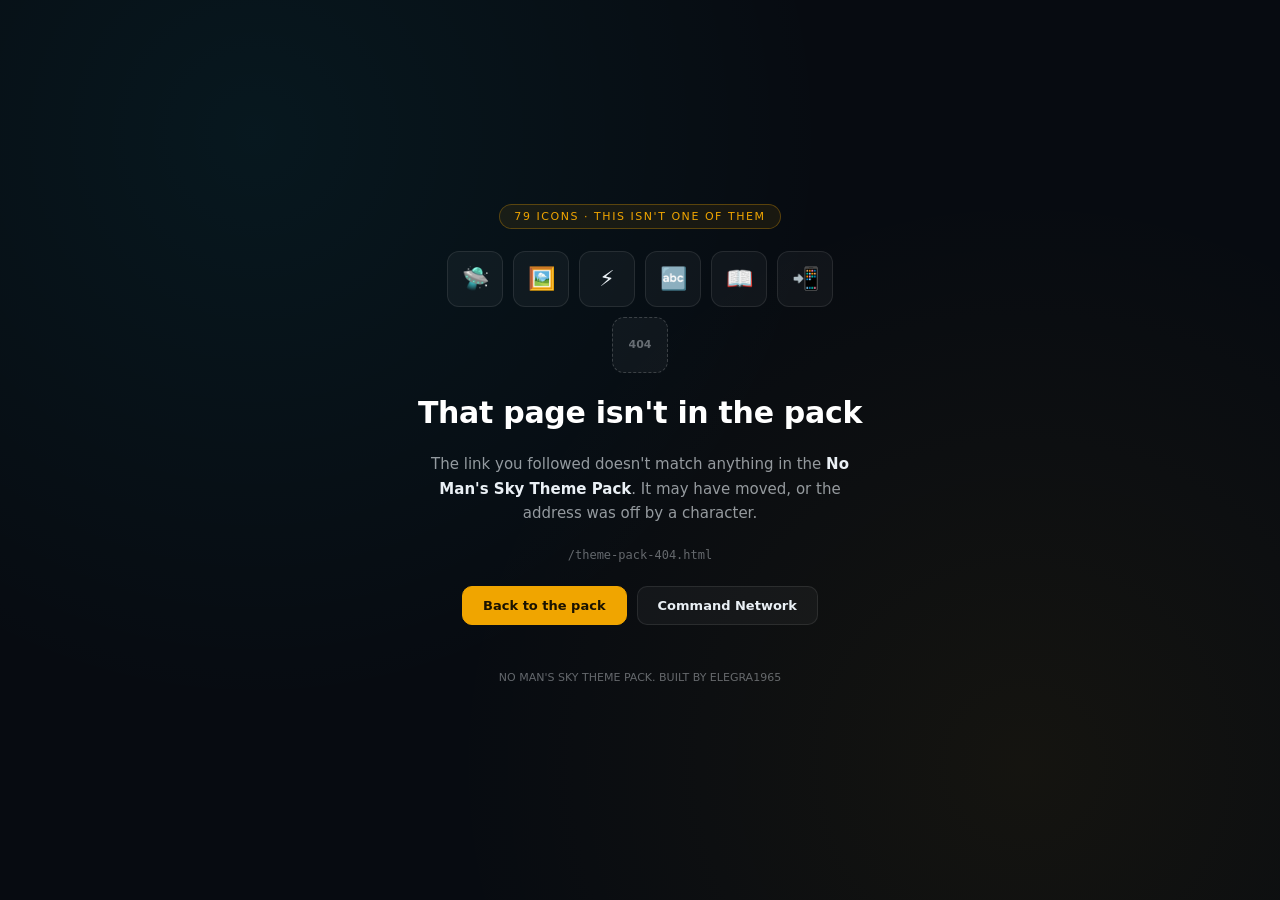
<file: theme-pack-404.html>
<!DOCTYPE html>
<html lang="en">
<head>
<meta charset="utf-8">
<meta name="viewport" content="width=device-width,initial-scale=1,viewport-fit=cover">
<title>Icon Not Found. No Man's Sky Theme Pack</title>
<style>
:root{
  --gold:#f0a500; --cyan:#00e5ff; --bg:#070b11; --panel:rgba(255,255,255,0.04);
  --border:rgba(255,255,255,0.09); --text:#eaf0f5; --text-dim:rgba(234,240,245,0.62);
  --text-faint:rgba(234,240,245,0.4);
}
*{box-sizing:border-box;margin:0;padding:0}
html,body{min-height:100%;background:
  radial-gradient(circle at 20% 15%,rgba(0,229,255,.06),transparent 45%),
  radial-gradient(circle at 80% 85%,rgba(240,165,0,.06),transparent 45%),
  var(--bg);
  color:var(--text);font-family:system-ui,-apple-system,'Segoe UI',sans-serif;
  -webkit-font-smoothing:antialiased}

.wrap{min-height:100vh;display:flex;flex-direction:column;align-items:center;
  justify-content:center;padding:32px 20px;text-align:center;gap:22px}

.badge{font-size:11px;letter-spacing:.14em;text-transform:uppercase;color:var(--gold);
  background:rgba(240,165,0,.08);border:1px solid rgba(240,165,0,.3);border-radius:999px;
  padding:5px 14px}

/* A row of "icon cards" matching the real pack's grid -- one slot is
   visibly missing its art, framed as the specific icon nobody's made
   rather than a generic broken-image glyph. */
.grid{display:flex;gap:10px;flex-wrap:wrap;justify-content:center;max-width:420px}
.card{width:56px;height:56px;border-radius:12px;border:1px solid var(--border);
  background:var(--panel);display:flex;align-items:center;justify-content:center;
  font-size:22px}
.card.missing{border-style:dashed;border-color:rgba(255,255,255,.18);color:var(--text-faint);
  font-size:11px;font-weight:600}

h1{font-size:clamp(20px,5vw,30px);font-weight:800;letter-spacing:-.01em;color:#fff}
.sub{max-width:440px;font-size:15px;line-height:1.65;color:var(--text-dim)}
.sub b{color:var(--text)}
.path{font-size:12px;color:var(--text-faint);font-family:ui-monospace,monospace}

.actions{display:flex;gap:10px;flex-wrap:wrap;justify-content:center;margin-top:2px}
.btn{font-size:13px;font-weight:600;text-decoration:none;color:var(--text);
  background:var(--panel);border:1px solid var(--border);border-radius:10px;
  padding:11px 20px;transition:border-color .2s,background .2s}
.btn:hover{border-color:rgba(0,229,255,.4);background:rgba(0,229,255,.05)}
.btn.primary{background:var(--gold);color:#1a1200;border-color:var(--gold)}
.btn.primary:hover{background:#ffb61a}

.foot{padding:24px 0 12px;font-size:11px;color:var(--text-faint)}
</style>
</head>
<body>
<div class="wrap">
  <div class="badge">79 icons · this isn't one of them</div>

  <div class="grid" id="grid"></div>

  <h1>That page isn't in the pack</h1>
  <p class="sub">The link you followed doesn't match anything in the
    <b>No Man's Sky Theme Pack</b>. It may have moved, or the address was
    off by a character.</p>
  <p class="path" id="path"></p>

  <div class="actions">
    <a class="btn primary" href="/">Back to the pack</a>
    <a class="btn" href="https://nomansskyhub.app">Command Network</a>
  </div>

  <div class="foot">NO MAN'S SKY THEME PACK. BUILT BY ELEGRA1965</div>
</div>

<script>
document.getElementById('path').textContent = location.pathname || '/';
(function(){
  var art = ["🛸","🖼️","⚡","🔤","📖","📲"];
  var grid = document.getElementById('grid');
  for(var i=0;i<7;i++){
    var c = document.createElement('div');
    if(i<6){ c.className='card'; c.textContent = art[i]; }
    else { c.className='card missing'; c.textContent='404'; }
    grid.appendChild(c);
  }
})();
</script>
</body>
</html>
</file>
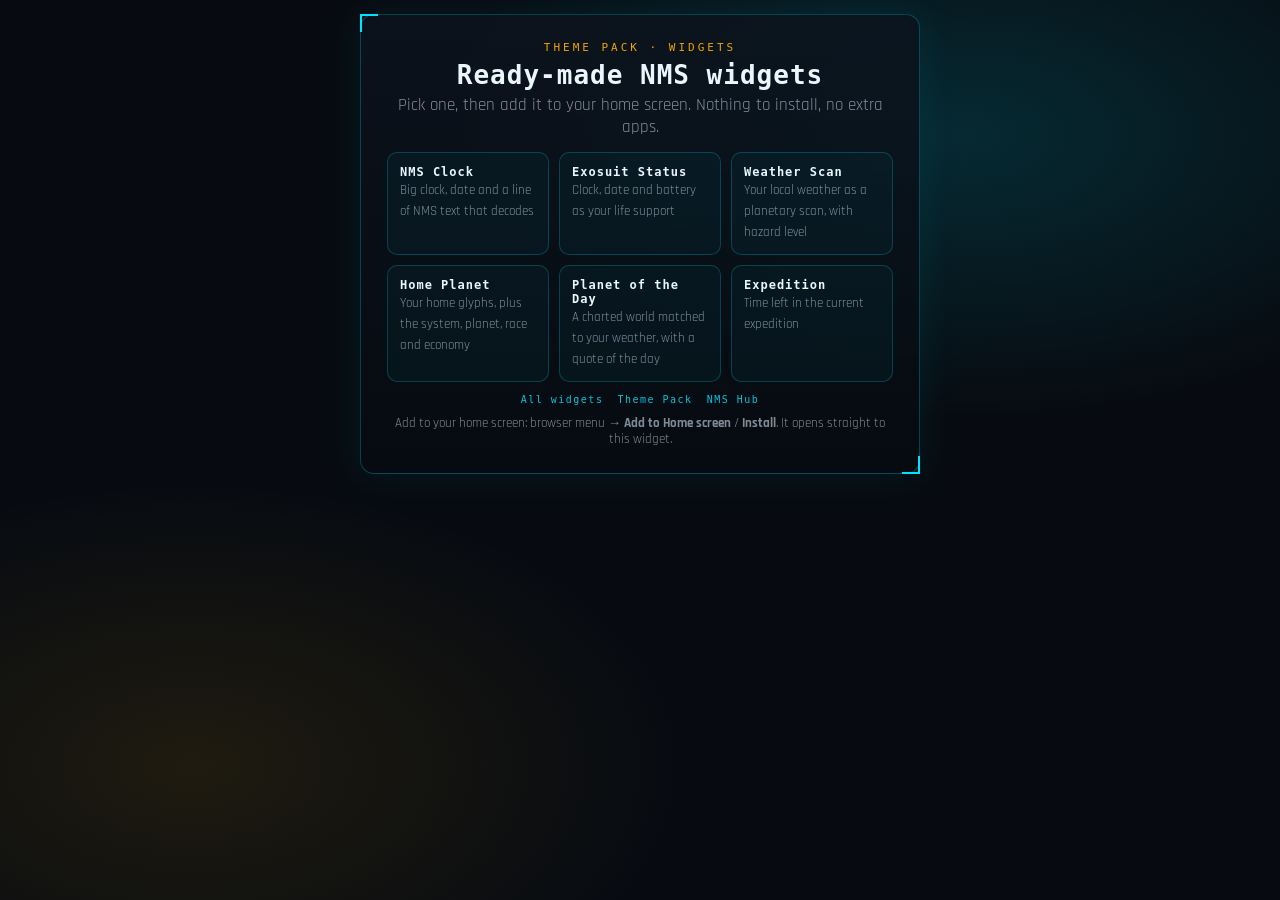
<file: widgets.html>
<!doctype html>
<html lang="en">
<head>
<meta charset="utf-8">
<script>/* the old *.netlify.app address is retired: one family domain so the Traveller ID cookie reaches every app */if(/\.netlify\.app$/.test(location.hostname))location.replace("https://theme.nomansskyhub.app"+location.pathname+location.search+location.hash);</script>
<script src="/lang.js?v=2"></script>
<script>/* visitor stats: GoatCounter (free, no cookies), same dashboard as the Hub; pages are recorded as host/path */(function(){if(!/(^|\.)nomansskyhub\.app$/.test(location.hostname))return;window.goatcounter={path:function(p){return location.host+p}};var s=document.createElement("script");s.async=true;s.src="https://gc.zgo.at/count.js";s.setAttribute("data-goatcounter","https://nomansskyhub.goatcounter.com/count");document.head.appendChild(s);})();</script>
<script src="/nms-update.js?v=20261112" defer></script>
<script src="/nms-events.js?v=20261123" defer></script>
<meta name="viewport" content="width=device-width, initial-scale=1, viewport-fit=cover">
<link rel="stylesheet" href="wmini.css?v=20261108">
<script src="wmini.js?v=20261126"></script>
<script src="nms-expedition.js?v=20261125"></script>
<script src="expedition.js"></script>
<title>NMS Widgets · No Man's Sky Theme Pack</title>
<meta name="robots" content="max-image-preview:large">
<meta name="description" content="No Man's Sky style widgets: clock, exosuit status, weather scan, your home planet and planet of the day. Add them to your home screen. Free and fan-made.">
<meta name="theme-color" content="#070b11">
<link rel="canonical" href="https://theme.nomansskyhub.app/widgets.html">
<meta property="og:type" content="website">
<meta property="og:site_name" content="No Man's Sky Theme Pack">
<meta property="og:title" content="NMS Widgets · No Man's Sky Theme Pack">
<meta property="og:description" content="No Man's Sky style widgets: clock, exosuit status, weather scan, your home planet and planet of the day. Add them to your home screen. Free and fan-made.">
<meta property="og:url" content="https://theme.nomansskyhub.app/widgets.html">
<meta property="og:image" content="https://theme.nomansskyhub.app/screenshots/og-card.jpg">
<meta name="twitter:card" content="summary">
<meta name="twitter:title" content="NMS Widgets · No Man's Sky Theme Pack">
<meta name="twitter:description" content="No Man's Sky style widgets: clock, exosuit status, weather scan, your home planet and planet of the day. Add them to your home screen. Free and fan-made.">
<meta name="twitter:image" content="https://theme.nomansskyhub.app/screenshots/og-card.jpg">
<script>
/* Each widget gets its own install name/icon: pick the manifest before the browser reads it. */
(function(){
  var W = ['clock','status','weather','portal','planet'];
  var w = new URLSearchParams(location.search).get('w');
  if (W.indexOf(w) < 0) w = '';
  window.NMS_W = w;
  var l = document.createElement('link'); l.rel = 'manifest';
  l.href = w ? 'widgets/' + w + '.webmanifest' : 'widgets/widgets.webmanifest';
  document.head.appendChild(l);
})();
</script>
<link rel="icon" href="favicon.ico">
<link rel="apple-touch-icon" href="pwa/icon-192.png">
<meta name="apple-mobile-web-app-capable" content="yes">
<link rel="preconnect" href="https://fonts.googleapis.com">
<link rel="preconnect" href="https://fonts.gstatic.com" crossorigin>
<link href="https://fonts.googleapis.com/css2?family=Orbitron:wght@500;700;900&family=Rajdhani:wght@500;600&display=swap" rel="stylesheet">
<style>
  @font-face{font-family:'NMSAlien';src:url('assets/nms-alphabet.ttf') format('truetype');font-display:swap}
  :root{--gold:#f0a500;--cyan:#00e5ff;--bg:#070b11;--text:#cfe0f0;--dim:rgba(207,224,240,.6);--white:#eaf6ff;--red:#ff5a4f;--green:#42e88a}
  *{box-sizing:border-box;margin:0;padding:0}
  html,body{min-height:100%;overflow-x:hidden}
  body{background:var(--bg);color:var(--text);font-family:Rajdhani,sans-serif;
    padding:max(14px,env(safe-area-inset-top)) 14px max(14px,env(safe-area-inset-bottom))}
  .sky{position:fixed;inset:0;z-index:0;background:
    radial-gradient(60% 45% at 75% 15%,rgba(0,229,255,.14),transparent 70%),
    radial-gradient(55% 45% at 15% 85%,rgba(240,165,0,.10),transparent 70%),var(--bg)}
  main{position:relative;z-index:1;max-width:620px;margin:0 auto}
  .single main{min-height:calc(100vh - 28px);display:grid;place-items:center;grid-template-columns:minmax(0,1fr)}
  .card{position:relative;width:min(560px,100%);margin:0 auto 18px;text-align:center;padding:clamp(16px,4vw,26px);
    border:1px solid rgba(0,229,255,.25);border-radius:14px;background:linear-gradient(180deg,rgba(12,20,30,.84),rgba(7,11,17,.9));
    box-shadow:0 0 40px rgba(0,229,255,.08)}
  .card:before,.card:after{content:"";position:absolute;width:16px;height:16px;border:2px solid var(--cyan)}
  .card:before{top:-1px;left:-1px;border-right:0;border-bottom:0}
  .card:after{bottom:-1px;right:-1px;border-left:0;border-top:0}
  .kick{font-family:Orbitron,monospace;font-size:11px;letter-spacing:3px;color:var(--gold);text-transform:uppercase}
  .big{font-family:Orbitron,monospace;font-weight:700;color:var(--white);font-size:clamp(46px,17vw,92px);line-height:1;
    letter-spacing:.1em;font-variant-numeric:tabular-nums;text-shadow:0 0 22px rgba(0,229,255,.4);margin:10px 0 6px}
  .big small{font-size:.38em;color:var(--dim);letter-spacing:.08em}
  .mid{font-family:Orbitron,monospace;font-weight:700;color:var(--white);font-size:clamp(30px,10vw,52px);letter-spacing:.08em;
    font-variant-numeric:tabular-nums;line-height:1}
  .line{font-family:Orbitron,monospace;font-size:clamp(11px,3.2vw,13px);letter-spacing:2px;color:var(--cyan);text-transform:uppercase;min-height:1.4em}
  .alien{font-family:NMSAlien,Orbitron,monospace;letter-spacing:3px;text-transform:none}
  .glitch{animation:gl .25s steps(2) 2}
  @keyframes gl{0%{transform:translateX(-2px);opacity:.6;filter:hue-rotate(60deg)}50%{transform:translateX(2px)}100%{transform:none;opacity:1;filter:none}}
  .dec{font-size:.8em;color:var(--gold);margin-left:6px}
  .sub{font-size:clamp(14px,3.8vw,17px);color:var(--dim)}
  .bar{height:10px;border-radius:6px;background:rgba(255,255,255,.07);overflow:hidden;margin:6px 0}
  .bar span{display:block;height:100%;width:0;background:linear-gradient(90deg,var(--cyan),var(--gold));box-shadow:0 0 12px rgba(0,229,255,.5);transition:width .6s}
  .bar.low span{background:linear-gradient(90deg,var(--red),var(--gold))}
  .grid2{display:grid;grid-template-columns:1fr 1fr;gap:10px;margin-top:14px;text-align:left}
  .cell{border:1px solid rgba(0,229,255,.18);border-radius:10px;padding:10px 12px;background:rgba(0,229,255,.04)}
  .cell i{display:block;font-style:normal;font-family:Orbitron,monospace;font-size:10px;letter-spacing:2px;color:var(--dim)}
  .cell b{display:block;font-family:Orbitron,monospace;font-size:clamp(15px,4.6vw,20px);color:var(--white);letter-spacing:.08em;margin-top:4px}
  .glyphs{display:flex;justify-content:center;flex-wrap:nowrap;gap:3px;margin:14px 0 8px;width:100%}
  .glyphs img{flex:1 1 0;min-width:0;max-width:34px;height:auto;filter:drop-shadow(0 0 6px rgba(0,229,255,.35))}
  .hex{font-family:Orbitron,monospace;font-size:clamp(15px,4.6vw,20px);letter-spacing:.14em;color:var(--white)}
  input{width:100%;margin-top:8px;padding:10px 12px;border-radius:8px;border:1px solid rgba(0,229,255,.3);background:rgba(0,0,0,.35);
    color:var(--white);font-family:Orbitron,monospace;font-size:14px;letter-spacing:.12em;text-transform:uppercase}
  .btn{display:inline-block;margin-top:12px;padding:9px 14px;border-radius:8px;border:1px solid rgba(0,229,255,.35);background:rgba(0,229,255,.08);
    color:var(--cyan);font-family:Orbitron,monospace;font-size:11px;letter-spacing:1.5px;text-decoration:none;cursor:pointer}
  .btn.gold{border-color:rgba(240,165,0,.45);color:var(--gold);background:rgba(240,165,0,.08)}
  .foot{margin-top:12px;display:flex;justify-content:center;gap:14px;flex-wrap:wrap;font-family:Orbitron,monospace;font-size:10px;letter-spacing:1.5px}
  .foot a{color:rgba(0,229,255,.85);text-decoration:none}
  .hint{margin-top:10px;font-size:13px;color:var(--dim)}
  @media (display-mode:standalone){.hint,.foot .add{display:none}}
  .muted{color:var(--dim);font-size:14px}
  .hazard{color:var(--gold)} .hazard.hot{color:var(--red)} .hazard.cold{color:#7fd4ff}
  h1{font-family:Orbitron,monospace;color:var(--white);font-size:clamp(18px,5vw,26px);letter-spacing:1px;margin:6px 0 4px}
  .picker{display:grid;grid-template-columns:repeat(auto-fit,minmax(150px,1fr));gap:10px;margin:14px 0 4px;text-align:left}
  .pick{display:block;padding:12px;border-radius:10px;border:1px solid rgba(0,229,255,.22);background:rgba(0,229,255,.04);text-decoration:none;color:var(--text)}
  .pick b{display:block;font-family:Orbitron,monospace;font-size:12px;letter-spacing:1px;color:var(--white)}
  .pick span{font-size:13px;color:var(--dim)}
  .embed .foot,.embed .hint,.embed .edit,.embed #scan{display:none!important}
  .embed body{padding:10px}
  .sys{font-family:Orbitron,monospace;font-weight:700;color:var(--white);font-size:clamp(19px,6vw,28px);letter-spacing:.06em;margin:10px 0 2px;line-height:1.15}
  .sys .dot{display:inline-block;width:.5em;height:.5em;border-radius:50%;margin-right:.45em;vertical-align:.12em}
  .cell span{display:block;font-size:13px;color:var(--dim);margin-top:2px;line-height:1.2}
  .cell.wide{grid-column:1/-1}
  .cell.wide.hasdisc{display:grid;grid-template-columns:1fr auto;align-items:center;column-gap:10px}
  .cell .pdisc{grid-row:1/4;grid-column:2;width:52px;height:52px;object-fit:contain;filter:drop-shadow(0 0 6px rgba(0,229,255,.45))}
  .src a.alm{color:var(--cyan)}
  .portal .grid2 b{font-size:clamp(13px,4vw,17px);letter-spacing:.05em}
  .src{margin-top:10px;font-size:13px;color:var(--dim);min-height:1.2em}
  .src a{color:var(--cyan)}
  .btn.ghost{background:transparent;margin-left:6px}
  .fix{margin-top:10px;font-size:13px;color:var(--dim);line-height:1.35}
  .fix b{color:var(--cyan);font-weight:600}
  .edit{margin-top:12px;text-align:left}
  .edit summary{cursor:pointer}
  .lb{display:block;margin-top:12px;font-family:Orbitron,monospace;font-size:10px;letter-spacing:2px;color:var(--dim);text-transform:uppercase}
  .pad{display:grid;grid-template-columns:repeat(8,1fr);gap:5px;margin-top:6px}
  .pad button{position:relative;aspect-ratio:1;border-radius:8px;border:1px solid rgba(0,229,255,.25);background:rgba(0,229,255,.05);cursor:pointer;padding:5px;display:grid;place-items:center}
  .pad button:active{background:rgba(0,229,255,.2)}
  .pad img{width:100%;height:auto;filter:drop-shadow(0 0 4px rgba(0,229,255,.4))}
  .pad i{position:absolute;right:3px;bottom:1px;font-style:normal;font-family:Orbitron,monospace;font-size:8px;color:var(--dim)}
  .pad .wide{grid-column:span 4;aspect-ratio:auto;padding:8px;color:var(--cyan);font-family:Orbitron,monospace;font-size:12px;letter-spacing:1px}
  select{width:100%;margin-top:6px;padding:10px 12px;border-radius:8px;border:1px solid rgba(0,229,255,.3);background:#0b121b;color:var(--white);font-family:Rajdhani,sans-serif;font-size:15px}
  [hidden]{display:none!important}
</style>
</head>
<body>
<div class="sky"></div>
<main id="app"><div class="card"><div class="kick">Theme Pack · Widgets</div><h1>Ready-made NMS widgets</h1><p>No Man's Sky style widgets: clock, exosuit status, weather scan, your home planet and a planet of the day. Add any of them to your home screen. Free, fan-made.</p></div></main>
<script>
(function(){
  var W = window.NMS_W, app = document.getElementById('app');
  var EMBED = /[?&]embed=1\b/.test(location.search);
  if (EMBED) document.documentElement.classList.add('embed');
  var LS = function(k,v){ try{ if(v===undefined) return localStorage.getItem(k); localStorage.setItem(k,v); }catch(e){ return null; } };
  var pad = function(n){ return String(n).padStart(2,'0'); };
  var DAYS = ['Sunday','Monday','Tuesday','Wednesday','Thursday','Friday','Saturday'];
  var MON = ['Jan','Feb','Mar','Apr','May','Jun','Jul','Aug','Sep','Oct','Nov','Dec'];
  var foot = function(){
    return '<div class="foot"><a href="widgets.html">All widgets</a><a href="index.html#apply">Theme Pack</a>' +
      '<a href="https://nomansskyhub.app" target="_blank" rel="noopener">NMS Hub</a></div>' +
      '<p class="hint">Add to your home screen: browser menu → <b>Add to Home screen</b> / <b>Install</b>. It opens straight to this widget.</p>';
  };

  /* NMS alien text that switches to English and back (~6s alien, ~3s English "· DECODED", glitch on each switch) */
  function alienLine(el, text){
    var alien = true;
    function show(){
      el.classList.remove('glitch'); void el.offsetWidth; el.classList.add('glitch');
      if (alien){ el.className = 'line alien glitch'; el.textContent = text; }
      else { el.className = 'line glitch'; el.innerHTML = ''; el.appendChild(document.createTextNode(text)); var d = document.createElement('span'); d.className='dec'; d.textContent='· DECODED'; el.appendChild(d); }
      setTimeout(function(){ alien = !alien; show(); }, alien ? 6000 : 3000);
    }
    show();
    return function(t){ text = t; };
  }

  if (!W){
    document.title = 'NMS Widgets · Theme Pack';
    app.innerHTML = '<div class="card"><div class="kick">Theme Pack · Widgets</div><h1>Ready-made NMS widgets</h1>' +
      '<p class="sub">Pick one, then add it to your home screen. Nothing to install, no extra apps.</p><div class="picker">' +
      [['clock','NMS Clock','Big clock, date and a line of NMS text that decodes'],
       ['status','Exosuit Status','Clock, date and battery as your life support'],
       ['weather','Weather Scan','Your local weather as a planetary scan, with hazard level'],
       ['portal','Home Planet','Your home glyphs, plus the system, planet, race and economy'],
       ['planet','Planet of the Day','A charted world matched to your weather, with a quote of the day'],
       ['countdown','Expedition','Time left in the current expedition']].map(function(p){
         var href = p[0]==='countdown' ? 'countdown.html' : 'widgets.html?w=' + p[0];
         return '<a class="pick" href="'+href+'"><b>'+p[1]+'</b><span>'+p[2]+'</span></a>';
       }).join('') + '</div>' + foot() + '</div>';
    return;
  }
  document.body.classList.add('single');

  if (W === 'clock'){
    document.title = 'NMS Clock';
    app.innerHTML = '<div class="card wm"><div class="kick">NMS Clock</div><div class="mini pg" id="ck"><div class="mw"><div class="clk" id="ckc"></div></div></div>' +
      '<details class="edit" id="cko"><summary class="muted">Options</summary><div class="opt"><label class="lb">Face</label><div class="seg" id="o-mode"><button type="button" data-v="analog">Portal ring</button><button type="button" data-v="digital">Digital HUD</button></div>' +
      '<label class="lb">Hours</label><div class="seg" id="o-h"><button type="button" data-v="12">12h AM/PM</button><button type="button" data-v="24">24h</button></div>' +
      '<div id="o-an"><label class="lb">Numbers</label><div class="seg" id="o-n"><button type="button" data-v="0">Off</button><button type="button" data-v="1">1 to 12</button></div></div>' +
      '<div id="o-dg"><label class="lb">World clock</label><select id="o-tz"></select><button class="btn" id="o-new" type="button" style="margin-top:8px">New view</button></div></div></details>' + foot() + '</div>';
    var st = document.createElement('style');
    st.textContent = '.wm .mini.pg{margin:12px auto 8px;max-width:440px;aspect-ratio:1/1;width:100%}.wm .opt .seg{display:flex;gap:6px;margin:4px 0 10px}.wm .opt .seg button{flex:1;padding:9px 6px;border-radius:9px;border:1px solid rgba(0,229,255,.3);background:transparent;color:#cfe0f0;font:inherit;font-size:.8rem;cursor:pointer}.wm .opt .seg button.on{background:rgba(0,229,255,.18);border-color:#00e5ff;color:#fff}.wm .opt select{width:100%;padding:9px;border-radius:9px;background:#0b141c;color:#cfe0f0;border:1px solid rgba(0,229,255,.3)}';
    document.head.appendChild(st);
    NMSW.clock(document.getElementById('ckc'));
    var tzs = document.getElementById('o-tz'); tzs.innerHTML = NMSW.PLACES.map(function(p){ return '<option value="'+p[1]+'">'+p[0]+'</option>'; }).join('');
    var sync = function(){ var P = NMSW.clockPrefs();
      [['o-mode', P.mode], ['o-h', P.h24 ? '24' : '12'], ['o-n', P.nums ? '1' : '0']].forEach(function(x){ [].forEach.call(document.querySelectorAll('#'+x[0]+' button'), function(b){ b.classList.toggle('on', b.dataset.v === x[1]); }); });
      document.getElementById('o-an').style.display = P.mode === 'analog' ? '' : 'none'; document.getElementById('o-dg').style.display = P.mode === 'digital' ? '' : 'none'; tzs.value = P.tz; };
    var upd = function(k, v){ var P = Object.assign({}, NMSW.clockPrefs()); P[k] = v; NMSW.saveClockPrefs(P); sync(); };
    document.getElementById('o-mode').onclick = function(e){ if (e.target.dataset.v) upd('mode', e.target.dataset.v); };
    document.getElementById('o-h').onclick = function(e){ if (e.target.dataset.v) upd('h24', e.target.dataset.v === '24'); };
    document.getElementById('o-n').onclick = function(e){ if (e.target.dataset.v) upd('nums', e.target.dataset.v === '1'); };
    tzs.onchange = function(){ upd('tz', tzs.value); };
    document.getElementById('o-new').onclick = function(){ NMSW.newScene(); };
    sync();
  }

  if (W === 'status'){
    document.title = 'Exosuit Status';
    app.innerHTML = '<div class="card"><div class="kick">Exosuit status</div><div class="mid" id="t" style="margin:12px 0 4px">--:--</div>' +
      '<div class="sub" id="d"></div>' +
      '<div style="margin-top:14px;text-align:left"><div style="display:flex;justify-content:space-between" class="muted"><span>LIFE SUPPORT</span><span id="bp">--</span></div>' +
      '<div class="bar" id="bb"><span id="bf"></span></div><div class="muted" id="bs">Reading power cells…</div></div>' +
      '<div class="grid2"><div class="cell"><i>HAZARD PROTECTION</i><b id="hz">100%</b></div><div class="cell"><i>UPTIME</i><b id="up">--</b></div></div>' + foot() + '</div>';
    var t0 = Date.now();
    var tick2 = function(){ var n = new Date();
      document.getElementById('t').textContent = pad(n.getHours()) + ':' + pad(n.getMinutes());
      document.getElementById('d').textContent = (window.NMS_LANG && NMS_LANG() !== 'en') ? NMS_DATE(n, {weekday:'long'}) + ' · ' + NMS_DATE(n, {day:'numeric', month:'short'}) : DAYS[n.getDay()] + ' · ' + n.getDate() + ' ' + MON[n.getMonth()];
      var m = Math.floor((Date.now() - t0) / 60000); document.getElementById('up').textContent = Math.floor(m/60) + 'h ' + pad(m%60) + 'm'; };
    tick2(); setInterval(tick2, 15000);
    var showB = function(b){
      var p = Math.round(b.level * 100);
      document.getElementById('bp').textContent = p + '%';
      document.getElementById('bf').style.width = p + '%';
      document.getElementById('bb').classList.toggle('low', p <= 20);
      document.getElementById('hz').textContent = Math.max(0, Math.min(100, p + 10)) + '%';
      document.getElementById('bs').textContent = b.charging ? 'Recharging life support…' : (p <= 20 ? 'Warning: life support low' : 'Life support stable');
    };
    if (navigator.getBattery){
      navigator.getBattery().then(function(b){ showB(b); ['levelchange','chargingchange'].forEach(function(e){ b.addEventListener(e, function(){ showB(b); }); }); })
        .catch(function(){ document.getElementById('bs').textContent = 'Power cells not readable in this browser'; });
    } else {
      document.getElementById('bs').textContent = 'Power cells not readable in this browser (works in Chrome on Android)';
    }
  }

  if (W === 'status'){
    var lk = document.createElement('div'); lk.className = 'wm'; lk.style.marginTop = '14px';
    lk.innerHTML = '<div class="cell" style="text-align:left"><i>COMMS LINK</i><div style="display:flex;align-items:flex-end;gap:12px;margin-top:6px"><span class="v-lbars" style="display:flex;gap:3px;align-items:flex-end;height:26px"></span><b class="v-llv"></b></div><div class="muted v-ltx" style="margin-top:4px"></div></div>' +
      '<div class="cell" style="text-align:left;margin-top:8px"><i>BATTERY HISTORY (THIS VISIT)</i><svg class="v-spark" viewBox="0 0 100 36" preserveAspectRatio="none" style="width:100%;height:44px;display:block"></svg></div>';
    var cardEl = document.querySelector('#app .card'), ft = cardEl.querySelector('.foot'); cardEl.insertBefore(lk, ft);
    var sty = document.createElement('style'); sty.textContent = '.v-lbars i{display:block;width:6px;border-radius:2px;background:rgba(255,255,255,.15)}.v-lbars i.on{background:#00e5ff}';
    document.head.appendChild(sty); NMSW.batEls.push(lk); NMSW.batInit(); NMSW.statusUpdate();
  }

  if (W === 'weather'){
    document.title = 'Weather Scan';
    app.innerHTML = '<div class="card wm"><div class="kick">Weather scan</div><div class="mini pg" style="aspect-ratio:4/3"><div id="wsc"></div></div>' +
      '<details class="edit" id="wdet"><summary class="muted">MORE DETAILS</summary><div class="grid2" id="wdg"></div></details>' +
      '<div class="muted" id="msg" style="margin-top:10px"></div><button class="btn" id="scan">Scan my location</button>' +
      '<a class="btn gold" href="https://weather.nomansskyhub.app" target="_blank" rel="noopener" style="margin-left:6px">Full Weather Station</a>' + foot() + '</div>';
    var st2 = document.createElement('style'); st2.textContent = '.wm .mini.pg{margin:12px auto 8px;max-width:440px;width:100%}'; document.head.appendChild(st2);
    NMSW.scan(document.getElementById('wsc'));
    var cellh = function(k, v){ return '<div class="cell"><i>' + k + '</i><b>' + v + '</b></div>'; };
    var fill = function(w){ if (!w) return;
      document.getElementById('wdg').innerHTML = cellh('FEELS LIKE', w.f + '°') + cellh('HUMIDITY', w.hu + '%') + cellh('WIND', w.wd + ' km/h') + cellh('GUSTS', w.gust + ' km/h') + cellh('PRESSURE', w.pr + ' hPa') +
        cellh('DEW POINT', w.dew + '°') + cellh('UV', w.uv) + cellh('RAIN CHANCE', w.pp + '%') + cellh('AIR (EU AQI)', w.aqi) + cellh('HIGH / LOW', w.hi + '° / ' + w.lo + '°') + cellh('SUN', w.sr + ' → ' + w.ss);
      document.getElementById('msg').textContent = 'Last scan ' + new Date().toLocaleTimeString([], {hour:'2-digit', minute:'2-digit'}); document.getElementById('scan').textContent = 'Rescan'; };
    var go = function(force){ NMSW.weather(force).then(function(w){ if (w) { fill(w); NMSW.scanUpdate && NMSW.scanUpdate(w); } else document.getElementById('msg').textContent = 'Scan failed. Check your connection and try again.'; }); };
    document.getElementById('scan').onclick = function(){ NMSW.locate().then(function(){ location.reload(); }).catch(function(){ document.getElementById('msg').textContent = 'Location permission needed for a scan.'; }); };
    if (LS('nms-w-loc')) { go(false); setInterval(function(){ go(true); }, 30 * 60000); }
    else if (EMBED) { fill(NMSW.SAMPLE_W); document.getElementById('msg').textContent = 'Sample scan'; }
    else document.getElementById('msg').textContent = 'Tap scan once; your rough location is kept on this device only.';
  }

  if (W === 'planet'){
    document.title = 'Planet of the Day';
    app.innerHTML = '<div class="card wm"><div class="kick">Planet of the day</div><div class="mini pg" style="aspect-ratio:4/3"><div id="pp"></div></div>' +
      '<div class="qwrap open" id="pq"><button class="qbar" id="pqb" type="button" aria-expanded="true"><span class="ql">QUOTE OF THE DAY</span><span class="qt" id="pqt"></span><i class="chev"></i></button></div>' +
      '<div class="drawer open" id="pd" style="margin-top:8px"></div><div class="muted" id="msg" style="margin-top:10px"></div>' +
      '<button class="btn" id="pm" type="button">Match my weather</button><button class="btn gold" id="pr" type="button" style="margin-left:6px"><img src="/assets/crystal/ci-refresh.webp?v=20261112" alt="Refresh" width="18" height="18" style="vertical-align:middle"> Refresh scan</button>' + foot() + '</div>';
    var st3 = document.createElement('style'); st3.textContent = '.wm .mini.pg{margin:12px auto 8px;max-width:440px;width:100%}'; document.head.appendChild(st3);
    var S = NMSW.potd(document.getElementById('pp'), { onPlanet: function(p){ document.getElementById('pd').innerHTML = NMSW.infoHTML(p); } });
    NMSW.potdRun(S, false);
    NMSW.facts().then(function(f){ if (f && f.length) document.getElementById('pqt').textContent = f[Math.floor(Date.now()/86400000) % f.length]; });
    document.getElementById('pm').onclick = function(){ NMSW.locate().then(function(){ NMSW.potdRun(S, true); document.getElementById('msg').textContent = 'Matched to your local weather.'; }).catch(function(){ document.getElementById('msg').textContent = 'Location was not shared, so sample weather stays.'; }); };
    document.getElementById('pr').onclick = function(){ NMSW.potdRun(S, true); };
    if (!LS('nms-w-loc')) document.getElementById('msg').textContent = 'Showing sample weather until you tap Match my weather.';
  }

  if (W === 'portal'){
    document.title = 'Home Planet';
    /* System details come from the NMS Galactic Map: the real Voyager's Haven record when the system is
       charted there, otherwise the game's own generation code (nms-core) worked out from the address. */
    var MAP = 'https://map.nomansskyhub.app';
    /* 2026-10-27 (Tony: Haven data -> also use the Almanac): NMS Almanac via the map's server (key kept there) */
    var ALM = MAP + '/.netlify/functions/almanac';
    try{ var mq = new URLSearchParams(location.search).get('mapbase'); if (mq && /^(localhost|127\.0\.0\.1)$/.test(location.hostname)) MAP = mq; }catch(e){}
    var GAL = ["Euclid","Hilbert Dimension","Calypso","Hesperius Dimension","Hyades","Ickjamatew","Budullangr","Kikolgallr","Eltiensleen","Eissentam","Elkupalos","Aptarkaba","Ontiniangp","Odiwagiri","Ogtialabi","Muhacksonto","Hitonskyer","Rerasmutul","Isdoraijung","Doctinawyra","Loychazinq","Zukasizawa","Ekwathore","Yeberhahne","Twerbetek","Sivarates","Eajerandal","Aldukesci","Wotyarogii","Sudzerbal","Maupenzhay","Sugueziume","Brogoweldian","Ehbogdenbu","Ijsenufryos","Nipikulha","Autsurabin","Lusontrygiamh","Rewmanawa","Ethiophodhe","Urastrykle","Xobeurindj","Oniijialdu","Wucetosucc","Ebyeloof","Odyavanta","Milekistri","Waferganh","Agnusopwit","Teyaypilny","Zalienkosm","Ladgudiraf","Mushonponte","Amsentisz","Fladiselm","Laanawemb","Ilkerloor","Davanossi","Ploehrliou","Corpinyaya","Leckandmeram","Quulngais","Nokokipsechl","Rinblodesa","Loydporpen","Ibtrevskip","Elkowaldb","Heholhofsko","Yebrilowisod","Husalvangewi","Ovna'uesed","Bahibusey","Nuybeliaure","Doshawchuc","Ruckinarkh","Thorettac","Nuponoparau","Moglaschil","Uiweupose","Nasmilete","Ekdaluskin","Hakapanasy","Dimonimba","Cajaccari","Olonerovo","Umlanswick","Henayliszm","Utzenmate","Umirpaiya","Paholiang","Iaereznika","Yudukagath","Boealalosnj","Yaevarcko","Coellosipp","Wayndohalou","Smoduraykl","Apmaneessu","Hicanpaav","Akvasanta","Tuychelisaor","Rivskimbe","Daksanquix","Kissonlin","Aediabiel","Ulosaginyik","Roclaytonycar","Kichiaroa","Irceauffey","Nudquathsenfe","Getaizakaal","Hansolmien","Bloytisagra","Ladsenlay","Luyugoslasr","Ubredhatk","Cidoniana","Jasinessa","Torweierf","Saffneckm","Thnistner","Dotusingg","Luleukous","Jelmandan","Otimanaso","Enjaxusanto","Sezviktorew","Zikehpm","Bephembah","Broomerrai","Meximicka","Venessika","Gaiteseling","Zosakasiro","Drajayanes","Ooibekuar","Urckiansi","Dozivadido","Emiekereks","Meykinunukur","Kimycuristh","Roansfien","Isgarmeso","Daitibeli","Gucuttarik","Enlaythie","Drewweste","Akbulkabi","Homskiw","Zavainlani","Jewijkmas","Itlhotagra","Podalicess","Hiviusauer","Halsebenk","Puikitoac","Gaybakuaria","Grbodubhe","Rycempler","Indjalala","Fontenikk","Pasycihelwhee","Ikbaksmit","Telicianses","Oyleyzhan","Uagerosat","Impoxectin","Twoodmand","Hilfsesorbs","Ezdaranit","Wiensanshe","Ewheelonc","Litzmantufa","Emarmatosi","Mufimbomacvi","Wongquarum","Hapirajua","Igbinduina","Wepaitvas","Sthatigudi","Yekathsebehn","Ebedeagurst","Nolisonia","Ulexovitab","Iodhinxois","Irroswitzs","Bifredait","Beiraghedwe","Yeonatlak","Cugnatachh","Nozoryenki","Ebralduri","Evcickcandj","Ziybosswin","Heperclait","Sugiuniam","Aaseertush","Uglyestemaa","Horeroedsh","Drundemiso","Ityanianat","Purneyrine","Dokiessmat","Nupiacheh","Dihewsonj","Rudrailhik","Tweretnort","Snatreetze","Iwundaracos","Digarlewena","Erquagsta","Logovoloin","Boyaghosganh","Kuolungau","Pehneldept","Yevettiiqidcon","Sahliacabru","Noggalterpor","Chmageaki","Veticueca","Vittesbursul","Nootanore","Innebdjerah","Kisvarcini","Cuzcogipper","Pamanhermonsu","Brotoghek","Mibittara","Huruahili","Raldwicarn","Ezdartlic","Badesclema","Isenkeyan","Iadoitesu","Yagrovoisi","Ewcomechio","Inunnunnoda","Dischiutun","Yuwarugha","Ialmendra","Reponudrle","Rinjanagrbo","Zeziceloh","Oeileutasc","Zicniijinis","Dugnowarilda","Neuxoisan","Ilmenhorn","Rukwatsuku","Nepitzaspru","Chcehoemig","Haffneyrin","Uliciawai","Tuhgrespod","Iousongola","Odyalutai"];
    var STAR = {yellow:'#ffd34d',green:'#5cff8a',blue:'#5cc8ff',red:'#ff5a4f',purple:'#c77dff'};
    var STAR_KEYS = ['yellow','green','blue','red','purple'];
    var RACE = {1:'Gek',2:'Korvax',3:"Vy'keen"};
    var ECON = ['Trading','Advanced Materials','Scientific','Mining','Manufacturing','Technology','Power Generation'];
    var TIER = ['Low','Medium','High'];
    var esc = function(t){ return String(t == null ? '' : t).replace(/[&<>"']/g, function(c){ return {'&':'&amp;','<':'&lt;','>':'&gt;','"':'&quot;',"'":'&#39;'}[c]; }); };
    var cap = function(t){ t = String(t || ''); return t.charAt(0).toUpperCase() + t.slice(1); };

    /* galaxy: saved index, else an old saved name, else the Hub Traveller cookie's home galaxy, else Euclid */
    var gIdx = function(){
      var v = parseInt(LS('nms-w-gidx'), 10); if (v >= 0 && v < GAL.length) return v;
      var nm = (LS('nms-w-galaxy') || '').toLowerCase();
      for (var i = 0; i < GAL.length; i++) if (GAL[i].toLowerCase() === nm) return i;
      try{ var m = document.cookie.match(/(?:^|; )nmsTraveller=([^;]*)/); var g = m ? JSON.parse(decodeURIComponent(m[1])).g : null; if (g >= 0 && g < GAL.length) return g; }catch(e){}
      return 0;
    };
    var getInfo = function(){ try{ return JSON.parse(LS('nms-w-info') || 'null'); }catch(e){ return null; } };

    app.innerHTML = '<div class="card portal"><div class="kick">Home planet</div><div class="line" id="nm"></div>' +
      '<div class="sys" id="sy"></div><div class="sub" id="rg"></div>' +
      '<div class="glyphs" id="gl"></div><div class="hex" id="hx">------------</div>' +
      '<div class="grid2" id="facts" hidden></div><div class="src" id="src"></div>' +
      '<div id="acts"></div>' +
      '<details class="edit" id="ed"><summary class="muted">Edit</summary>' +
      '<label class="lb">Portal glyphs</label>' +
      '<div class="pad" id="pad">' + '0123456789ABCDEF'.split('').map(function(c){ return '<button type="button" data-c="' + c + '"><img src="assets/studio/glyphs/g-' + c + '.png" alt="' + c + '"><i>' + c + '</i></button>'; }).join('') +
      '<button type="button" data-c="back" class="wide"><img src="/assets/crystal/ci-backspace.webp?v=20261112" alt="Backspace" width="20" height="20" style="vertical-align:middle"></button><button type="button" data-c="clear" class="wide">Clear</button></div>' +
      '<input id="in" maxlength="12" placeholder="12-digit portal address (hex)" autocomplete="off">' +
      '<label class="lb">Galaxy</label><select id="ig">' + GAL.map(function(g, i){ return '<option value="' + i + '">' + (i + 1) + ' · ' + esc(g) + '</option>'; }).join('') + '</select>' +
      '<label class="lb">Base name</label><input id="it" maxlength="24" placeholder="e.g. Home Base" style="text-transform:none;letter-spacing:.04em">' +
      '<div id="pw" hidden><label class="lb">Your planet</label><select id="ip"></select></div>' +
      '<button class="btn" id="sv">Save</button></details>' + foot() + '</div>';
    var setNm = alienLine(document.getElementById('nm'), 'Home');
    var $ = function(id){ return document.getElementById(id); };

    var core = null;
    var genInfo = function(hex, g){
      if (!core) core = Promise.all([import(MAP + '/nms-core/index.js?v=20261013'), import(MAP + '/nms-core/loadLetterMap.js?v=20261013')])
        .then(function(m){ return m[1].loadLetterMap(MAP + '/nms-core/letter-map').then(function(lm){ return {C: m[0], lm: lm}; }); });
      core.catch(function(){ core = null; });
      return core.then(function(k){
        var C = k.C, lm = k.lm, code = BigInt('0x' + hex), o = {}, a = C.systemAttributes(code, g);
        o.star = STAR_KEYS[a.star_type] || 'yellow'; o.bodies = a.planet_count;
        o.race = (a.abandoned || a.uncharted) ? 'Uninhabited' : (RACE[a.dominant_race] || 'Uninhabited');
        o.econ = a.abandoned ? 'Abandoned' : a.uncharted ? 'None' : (ECON[(a.economy_type || 1) - 1] || '');
        o.wealth = (a.abandoned || a.uncharted) ? '' : TIER[Math.max(0, Math.min(2, (a.wealth || 1) - 1))];
        o.conflict = (a.abandoned || a.uncharted) ? 'None' : TIER[Math.max(0, Math.min(2, (a.conflict_level || 1) - 1))];
        o.outlaw = !!a.pirate;
        try{ o.name = C.systemName(code, g, lm); }catch(e){}
        try{ o.region = C.regionName(code, g, lm); }catch(e){}
        var d = parseInt(hex.charAt(0), 16);
        if (d >= 1){ try{ o.planet = C.planetName(code, g, lm); }catch(e){} }
        return o;
      });
    };
    var tried = {};
    /* stale: the map (your own community edits) is checked daily, Haven weekly */
    var stale = function(info){ return !info.gen || !info.mapAt || Date.now() - info.mapAt > 864e5 || !info.havenAt || Date.now() - info.havenAt > 7 * 864e5 || !info.almAt || Date.now() - info.almAt > 7 * 864e5; };
    var lookup = function(hex, g, force){
      var key = hex + ':' + g, info = getInfo();
      if (tried[key] && !force) return;
      tried[key] = 1;
      if (!info || info.key !== key) info = {key: key};
      var jobs = [];
      if (!info.gen) jobs.push(genInfo(hex, g).then(function(x){ info.gen = x; }).catch(function(){}));
      if (force || !info.mapAt || Date.now() - info.mapAt > 864e5)
        jobs.push(fetch(MAP + '/.netlify/functions/system-edit?sys=' + g + ':' + hex)
          .then(function(r){ return r.json(); }).then(function(j){ if (j && j.ok){ info.map = j.found && j.system ? j.system.data : null; info.mapAt = Date.now(); } }).catch(function(){}));
      if (force || !info.havenAt || Date.now() - info.havenAt > 7 * 864e5)
        jobs.push(fetch(MAP + '/.netlify/functions/haven-lookup?addr=' + hex + '&gname=' + encodeURIComponent(GAL[g]))
          .then(function(r){ return r.json(); }).then(function(j){ if (j && j.ok){ info.haven = j.found ? j.system : null; info.havenAt = Date.now(); } }).catch(function(){}));
      if (force || !info.almAt || Date.now() - info.almAt > 7 * 864e5)
        jobs.push(fetch(ALM + '?addr=' + hex + '&galaxy=' + g)
          .then(function(r){ return r.json(); }).then(function(j){ if (j && j.ok){
            info.alm = j.found ? {system: j.system || {}, bodies: (j.bodies || []).map(function(b){ return {portal: b.portal, name: b.name, gameName: b.gameName, desc: b.desc, weather: b.weather, sentinels: b.sentinels, resources: b.resources || [], discS: b.discSmall || b.disc}; })} : null;
            info.almAt = Date.now(); } }).catch(function(){}));
      if (!jobs.length) return;
      $('src').textContent = 'Scanning system…';
      Promise.all(jobs).then(function(){ LS('nms-w-info', JSON.stringify(info)); draw(); });
    };

    var cell = function(k, v, sub){ return v ? '<div class="cell"><i>' + k + '</i><b>' + esc(v) + '</b>' + (sub ? '<span>' + esc(sub) + '</span>' : '') + '</div>' : ''; };
    var list = function(v){ return Array.isArray(v) ? v.filter(Boolean).join(', ') : (v || ''); };
    /* one shape for planets from the Galactic Map's edits and from Haven */
    var mapBody = function(b){ return {name: b.name, moon: !!b.moon, biome: [b.subtype || '', b.biome || ''].filter(Boolean).join(' ') || '', weather: b.descriptor || '', sentinels: b.sentinel || '', resources: list(b.resources), base: !!(b.base || b.baseName)}; };
    var draw = function(){
      var hex = (LS('nms-w-portal') || '').toUpperCase(), g = gIdx(), nm = LS('nms-w-name') || 'Home';
      var ok = /^[0-9A-F]{12}$/.test(hex);
      if (!ok && EMBED){ hex = '10A3F2B9C4E1'; g = 8; nm = 'Home Base'; ok = true; }
      $('gl').innerHTML = ok ? hex.split('').map(function(c){ return '<img src="assets/studio/glyphs/g-' + c + '.png" alt="' + c + '">'; }).join('')
        : '<span class="muted">Tap Edit and enter your portal glyphs</span>';
      $('hx').textContent = ok ? hex.replace(/(.{4})/g, '$1 ').trim() : '';
      setNm(nm);
      $('in').value = ok && !EMBED ? hex : ''; $('ig').value = String(g); $('it').value = nm === 'Home' ? '' : nm;
      var info = getInfo();
      if (EMBED && !LS('nms-w-portal')) info = {key: hex + ':' + g, gen: {name:'Sottihrei VII', region:'Atvian Sector', star:'yellow', bodies:4, race:"Vy'keen", econ:'Scientific', wealth:'Medium', conflict:'High', planet:'Gospor Sago'}};
      if (!ok || !info || info.key !== hex + ':' + g){
        $('sy').textContent = ''; $('rg').textContent = ok ? GAL[g] : ''; $('facts').hidden = true; $('acts').innerHTML = '';
        $('src').textContent = ok ? 'Scanning system…' : ''; $('pw').hidden = true;
        if (ok && !EMBED) lookup(hex, g);
        return;
      }
      /* each field: the Galactic Map's community edit first, then Voyager's Haven, then worked out from the glyphs */
      var gen = info.gen || {}, hv = info.haven || null, mp = info.map || null;
      /* NMS Almanac: what a planet IS (type, weather, sentinels) and the system's race/economy/conflict follow
         the Almanac; names a traveller gave (Galactic Map edit, Haven) still win. Pairing by name or game name. */
      var al = info.alm || null, as = al ? al.system : null;
      var almB = function(nm){ if (!al || !nm) return null; nm = String(nm).toLowerCase(); var r = null;
        al.bodies.forEach(function(b){ if (!r && (String(b.name || '').toLowerCase() === nm || String(b.gameName || '').toLowerCase() === nm)) r = b; }); return r; };
      var almP = null; if (al) al.bodies.forEach(function(b){ if (!almP && b.portal && b.portal.charAt(0) === hex.charAt(0)) almP = b; });
      var almBody = function(b){ return {name: b.name, moon: false, biome: String(b.desc || '').replace(/ (Planet|Moon)$/, ''), weather: b.weather || '', sentinels: b.sentinels || '', resources: list(b.resources), base: false}; };
      var pickF = function(){ for (var a = 0; a < arguments.length; a++){ var v = arguments[a]; if (v != null && String(v).trim() !== '') return v; } return ''; };
      var name = pickF(mp && mp.name, hv && hv.name, as && as.name, gen.name);
      var star = String(pickF(as && as.star, mp && mp.stars && mp.stars[0], hv && hv.star) || '').toLowerCase(); star = STAR[star] ? star : gen.star;
      $('sy').innerHTML = (star ? '<span class="dot" style="background:' + STAR[star] + ';box-shadow:0 0 10px ' + STAR[star] + '"></span>' : '') + esc(name || 'Unknown system');
      $('rg').textContent = [pickF(mp && mp.region, hv && hv.region, gen.region), GAL[g]].filter(Boolean).join(' · ');

      /* planet: the one picked under Edit, else the one marked as a base, else the planet with the generated name */
      var mb = (mp && mp.bodies && mp.bodies.length) ? mp.bodies.map(mapBody) : null;
      var planets = mb || ((hv && hv.planets && hv.planets.length) ? hv.planets : (al ? al.bodies.map(almBody) : [])), pick = LS('nms-w-planet') || '', hp = null;
      planets.forEach(function(p){ if (!hp && p.name && p.name === pick) hp = p; });
      if (!hp && !pick) planets.forEach(function(p){ if (!hp && p.base) hp = p; });
      if (!hp && !pick && almP) planets.forEach(function(p){ if (!hp && p.name && almB(p.name) === almP) hp = p; });
      if (!hp && !pick) planets.forEach(function(p){ if (!hp && p.name && p.name === gen.planet) hp = p; });
      var ab = hp ? almB(hp.name) : almP;
      if (ab){ var a2 = almBody(ab); hp = hp ? {name: hp.name, moon: hp.moon, base: hp.base, biome: a2.biome || hp.biome, weather: a2.weather || hp.weather, sentinels: a2.sentinels || hp.sentinels, resources: hp.resources || a2.resources} : a2; }
      $('pw').hidden = !planets.length;
      if (planets.length) $('ip').innerHTML = '<option value="">Auto</option>' + planets.filter(function(p){ return p.name; }).map(function(p){
        return '<option' + (hp && p.name === hp.name ? ' selected' : '') + '>' + esc(p.name) + '</option>'; }).join('');
      var pName = hp ? hp.name : gen.planet;
      var pSub = hp ? [hp.biome, hp.weather].filter(Boolean).join(' · ') : (gen.planet ? 'Original name, may differ in game' : '');
      try{ LS('nms-w-hp', JSON.stringify({hex: hex, name: pName || nm, biome: hp ? hp.biome : ''})); }catch(e){}
      var econ = pickF(as && (as.economyType || as.economy), mp && mp.econName, hv && hv.economy, gen.econ), tier = pickF(as && as.wealth, mp && mp.econDesc, hv && hv.economyTier, gen.wealth);
      var outlaw = mp ? !!mp.outlaw : (!hv && gen.outlaw);
      $('facts').innerHTML =
        (pName ? '<div class="cell wide' + (ab && ab.discS ? ' hasdisc' : '') + '"><i>PLANET</i><b>' + esc(pName) + '</b>' + (pSub ? '<span>' + esc(pSub) + '</span>' : '') + (ab && ab.discS ? '<img class="pdisc" src="' + esc(ab.discS) + '" alt="Planet">' : '') + '</div>' : '') +
        cell('STAR', cap(star)) + cell('RACE', pickF(as && as.race, mp && mp.race, hv && hv.lifeform, gen.race)) +
        cell('ECONOMY', econ, tier) + cell('CONFLICT', pickF(as && as.conflict, mp && mp.conflict, hv && hv.conflict, gen.conflict), outlaw ? 'Outlaw system' : '') +
        (hp && hp.sentinels ? cell('SENTINELS', hp.sentinels) : '') + (hp && hp.resources ? cell('RESOURCES', hp.resources) : '');
      $('facts').hidden = false;
      var mapUrl = MAP + '/?arrival=1&addr=1' + hex.slice(1) + '&galaxy=' + g;
      var almUrl = ab ? 'https://nmsalmanac.com/planet/' + encodeURIComponent(String(GAL[g] || '').toLowerCase().replace(/[\s']+/g, '-')) + '/' + ab.portal : 'https://nmsalmanac.com';
      var almCr = al ? ' · Data: <a class="alm" href="' + esc(almUrl) + '" target="_blank" rel="noopener">NMS Almanac</a>' : '';
      $('src').innerHTML = mp ? '✓ Charted on the <a href="' + esc(mapUrl) + '" target="_blank" rel="noopener">Galactic Map</a>' + (mp.editorName ? ' · by ' + esc(mp.editorName) : '') + (hv ? ' and Voyager\'s Haven' : '') + almCr
        : hv ? '✓ Charted on <a href="' + esc(hv.url) + '" target="_blank" rel="noopener">Voyager\'s Haven</a>' + (hv.discoveredBy ? ' · found by ' + esc(hv.discoveredBy) : '') + almCr
        : al ? '✓ Planet and system data from <a class="alm" href="' + esc(almUrl) + '" target="_blank" rel="noopener">NMS Almanac</a>'
        : (gen.name ? 'Worked out from your glyphs. If a traveller renamed it, the game shows their name.' : (navigator.onLine === false ? 'Offline. Your glyphs still work; system details load when you\'re back online.' : 'Couldn\'t reach the Galactic Map for system details. Tap Refresh to try again.'));
      $('acts').innerHTML = '<a class="btn" href="' + esc(mapUrl) + '" target="_blank" rel="noopener">Open in Galactic Map ↗</a>' +
        (EMBED ? '' : '<button class="btn ghost" id="rf" type="button">Refresh</button>') +
        (EMBED ? '' : '<p class="fix">Something wrong or missing? Open it on the Galactic Map, tap <b>Edit</b> and fix it there, then tap Refresh here.</p>');
      if ($('rf')) $('rf').onclick = function(){ lookup(hex, g, true); };
      if (!EMBED && stale(info)) lookup(hex, g);
    };

    $('pad').onclick = function(e){
      var b = e.target.closest('button'); if (!b) return;
      var v = $('in').value.replace(/[^0-9a-f]/gi, '').toUpperCase(), c = b.getAttribute('data-c');
      v = c === 'back' ? v.slice(0, -1) : c === 'clear' ? '' : (v + c).slice(0, 12);
      $('in').value = v;
    };
    $('sv').onclick = function(){
      var h = $('in').value.replace(/[^0-9a-f]/gi, '').toUpperCase().slice(0, 12);
      if (h && h.length !== 12){ alertBox('Portal address needs all 12 glyphs (0-9, A-F).'); return; }
      var g = parseInt($('ig').value, 10) || 0, old = getInfo();
      LS('nms-w-portal', h); LS('nms-w-gidx', String(g)); LS('nms-w-galaxy', GAL[g]); LS('nms-w-name', $('it').value.trim() || 'Home');
      if (!old || old.key !== h + ':' + g) LS('nms-w-planet', ''); else LS('nms-w-planet', $('ip').value || '');
      $('ed').open = false;
      draw();
    };
    var alertBox = function(t){ var d = document.createElement('div'); d.className = 'muted'; d.style.color = 'var(--gold)'; d.textContent = t; $('sv').after(d); setTimeout(function(){ d.remove(); }, 3500); };
    draw();
  }
})();
</script>
<script src="/nms-totop.js?v=3" defer></script>
</body>
</html>
</file>
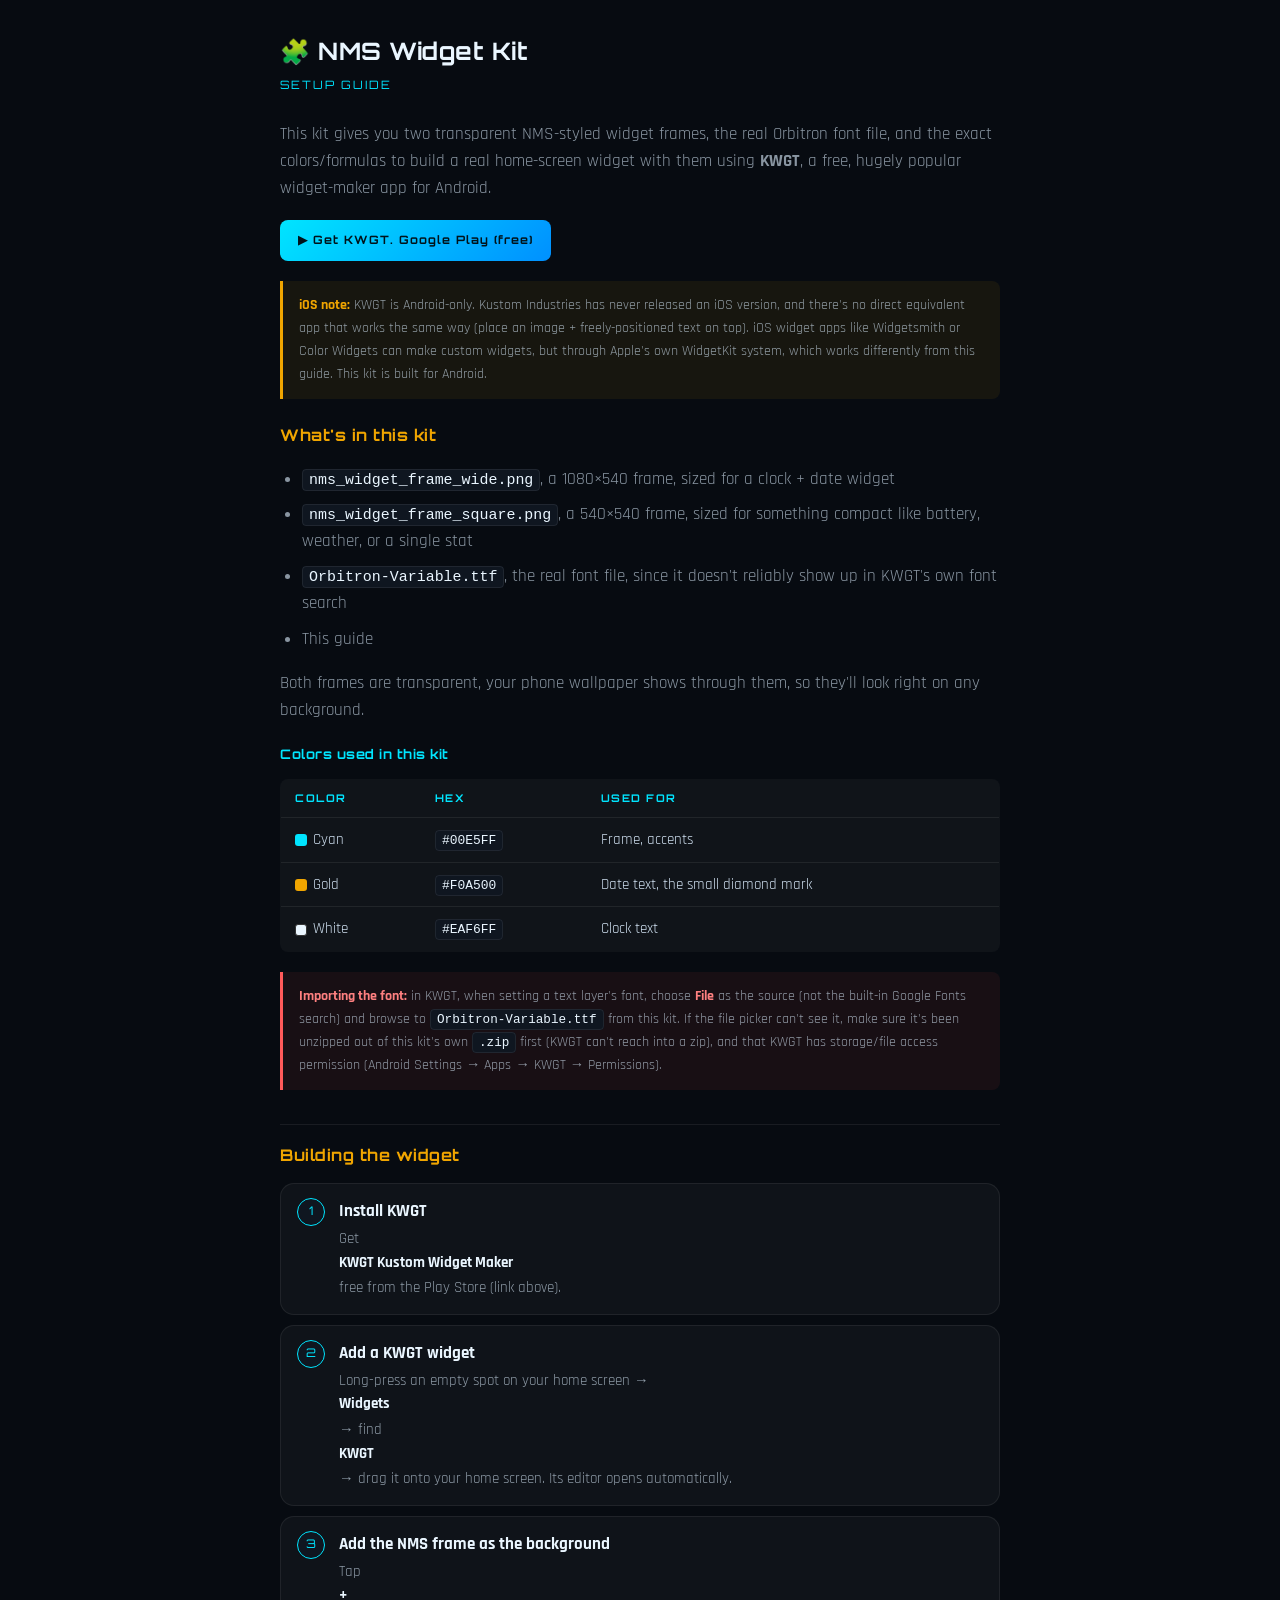
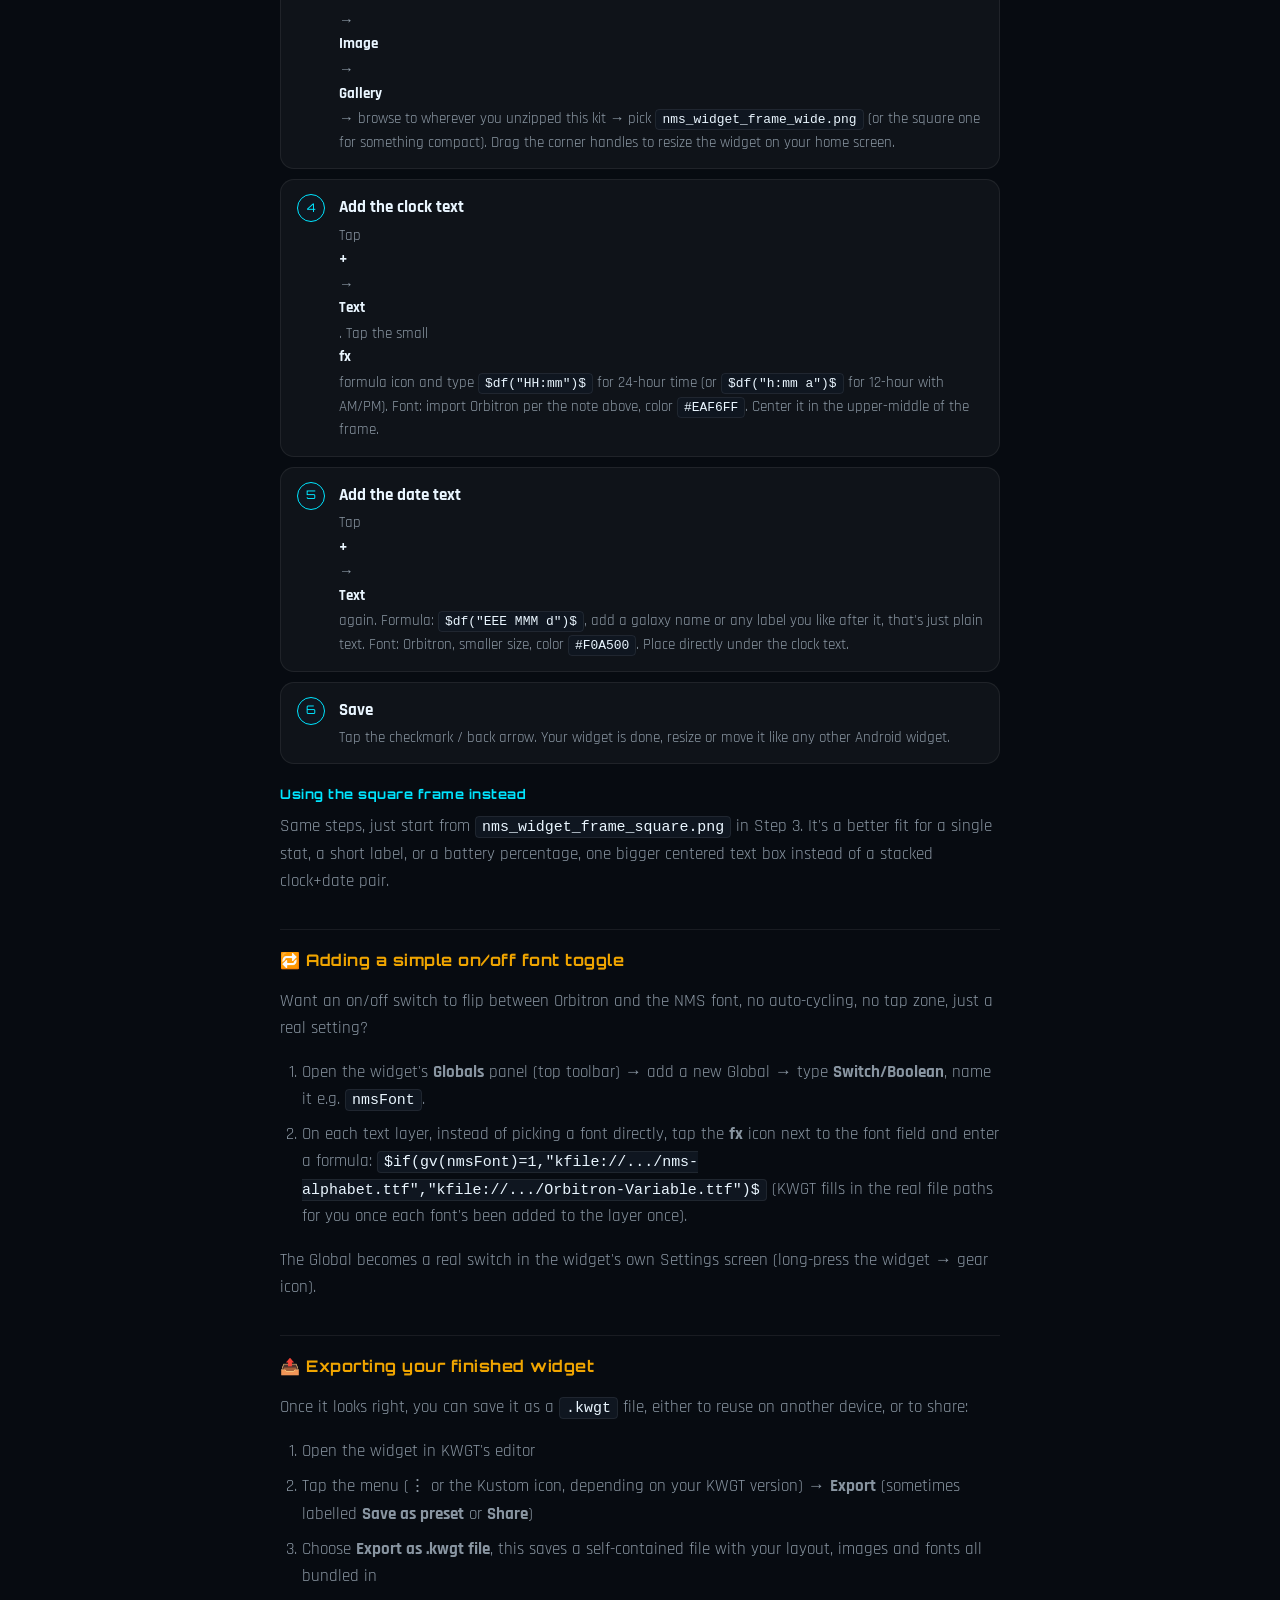
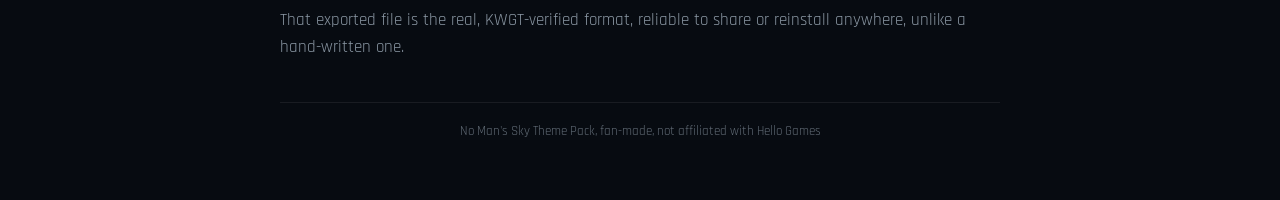
<file: assets/widgets/NMS_Widget_Kit_Guide.html>
<!DOCTYPE html>
<html lang="en">
<head>
<meta charset="UTF-8">
<meta name="viewport" content="width=device-width, initial-scale=1.0">
<title>NMS Widget Kit. Guide</title>
<link rel="preconnect" href="https://fonts.googleapis.com">
<link href="https://fonts.googleapis.com/css2?family=Orbitron:wght@400;600;700;900&family=Rajdhani:wght@300;400;500;600;700&display=swap" rel="stylesheet">
<style>
  :root{
    --gold:#f0a500; --cyan:#00e5ff; --cyan-dim:#0096a8;
    --bg:#070b11; --bg2:#0b1119; --bg3:#0f1620;
    --panel:rgba(255,255,255,0.035); --border:rgba(0,229,255,0.16); --border-soft:rgba(255,255,255,0.07);
    --text:#cfe0f0; --text-dim:rgba(207,224,240,0.65); --text-faint:rgba(207,224,240,0.45);
    --white:#eaf6ff; --radius:14px; --r-sm:8px;
  }
  *{box-sizing:border-box;}
  body{margin:0;background:var(--bg);color:var(--text);font-family:'Rajdhani',sans-serif;font-size:17px;line-height:1.6;padding:32px 18px 60px;}
  .wrap{max-width:720px;margin:0 auto;}
  h1{font-family:'Orbitron',monospace;font-size:1.5rem;color:var(--white);margin:0 0 6px;letter-spacing:.5px;}
  .sub{color:var(--cyan);font-family:'Orbitron',monospace;font-size:.72rem;letter-spacing:2px;text-transform:uppercase;margin-bottom:26px;}
  h2{font-family:'Orbitron',monospace;font-size:1rem;color:var(--gold);margin:34px 0 14px;letter-spacing:.5px;padding-top:18px;border-top:1px solid var(--border-soft);}
  h2:first-of-type{border-top:none;padding-top:0;margin-top:24px;}
  h3{font-family:'Orbitron',monospace;font-size:.82rem;color:var(--cyan);letter-spacing:.5px;margin:20px 0 8px;}
  p{color:var(--text-dim);margin:0 0 12px;}
  a{color:var(--cyan);}
  table{width:100%;border-collapse:collapse;margin:14px 0 20px;background:var(--panel);border:1px solid var(--border-soft);border-radius:var(--r-sm);overflow:hidden;}
  th,td{text-align:left;padding:10px 14px;border-bottom:1px solid var(--border-soft);font-size:.92rem;}
  th{font-family:'Orbitron',monospace;font-size:.66rem;letter-spacing:1.5px;color:var(--cyan);text-transform:uppercase;}
  tr:last-child td{border-bottom:none;}
  code{background:var(--bg3);border:1px solid var(--border-soft);border-radius:4px;padding:2px 6px;font-size:.88em;color:var(--white);}
  ol,ul{color:var(--text-dim);padding-left:22px;}
  li{margin-bottom:8px;}
  .step{display:flex;gap:14px;padding:14px 16px;background:var(--panel);border:1px solid var(--border-soft);border-radius:var(--radius);margin-bottom:10px;}
  .step-num{width:28px;height:28px;flex-shrink:0;border-radius:50%;background:var(--bg3);border:1px solid var(--cyan);display:flex;align-items:center;justify-content:center;font-family:'Orbitron',monospace;font-size:.74rem;color:var(--cyan);}
  .step-content strong{display:block;color:var(--white);margin-bottom:2px;}
  .step-content p{margin:0;font-size:.92rem;}
  .note{margin:14px 0;padding:13px 16px;background:rgba(240,165,0,.07);border-left:3px solid var(--gold);border-radius:0 var(--r-sm) var(--r-sm) 0;font-size:.9rem;color:var(--text-dim);}
  .note strong{color:var(--gold);}
  .warn{margin:14px 0;padding:13px 16px;background:rgba(255,80,80,.07);border-left:3px solid #ff5a5a;border-radius:0 var(--r-sm) var(--r-sm) 0;font-size:.9rem;color:var(--text-dim);}
  .warn strong{color:#ff8080;}
  .good{margin:14px 0;padding:13px 16px;background:rgba(0,229,255,.06);border-left:3px solid var(--cyan);border-radius:0 var(--r-sm) var(--r-sm) 0;font-size:.9rem;color:var(--text-dim);}
  .good strong{color:var(--cyan);}
  .btn{display:inline-flex;align-items:center;gap:8px;background:linear-gradient(135deg,var(--cyan),#0090ff);color:#00131a;font-family:'Orbitron',monospace;font-size:.72rem;letter-spacing:1px;text-decoration:none;padding:11px 18px;border-radius:var(--r-sm);font-weight:700;margin:6px 8px 6px 0;}
  .swatch{display:inline-block;width:12px;height:12px;border-radius:3px;vertical-align:middle;margin-right:6px;}
  footer{margin-top:40px;padding-top:18px;border-top:1px solid var(--border-soft);color:var(--text-faint);font-size:.8rem;text-align:center;}
</style>
</head>
<body>
<div class="wrap">
  <h1>🧩 NMS Widget Kit</h1>
  <div class="sub">Setup Guide</div>

  <p>This kit gives you two transparent NMS-styled widget frames, the real Orbitron font file, and the
  exact colors/formulas to build a real home-screen widget with them using <strong>KWGT</strong>, a
  free, hugely popular widget-maker app for Android.</p>

  <a class="btn" href="https://play.google.com/store/apps/details?id=org.kustom.widget" target="_blank" rel="noopener">▶ Get KWGT. Google Play (free)</a>

  <div class="note"><strong>iOS note:</strong> KWGT is Android-only. Kustom Industries has never
  released an iOS version, and there's no direct equivalent app that works the same way (place an
  image + freely-positioned text on top). iOS widget apps like Widgetsmith or Color Widgets can make
  custom widgets, but through Apple's own WidgetKit system, which works differently from this guide.
  This kit is built for Android.</div>

  <h2>What's in this kit</h2>
  <ul>
    <li><code>nms_widget_frame_wide.png</code>, a 1080×540 frame, sized for a clock + date widget</li>
    <li><code>nms_widget_frame_square.png</code>, a 540×540 frame, sized for something compact like battery, weather, or a single stat</li>
    <li><code>Orbitron-Variable.ttf</code>, the real font file, since it doesn't reliably show up in KWGT's own font search</li>
    <li>This guide</li>
  </ul>
  <p>Both frames are transparent, your phone wallpaper shows through them, so they'll look right on any background.</p>

  <h3>Colors used in this kit</h3>
  <table>
    <tr><th>Color</th><th>Hex</th><th>Used for</th></tr>
    <tr><td><span class="swatch" style="background:#00e5ff"></span>Cyan</td><td><code>#00E5FF</code></td><td>Frame, accents</td></tr>
    <tr><td><span class="swatch" style="background:#f0a500"></span>Gold</td><td><code>#F0A500</code></td><td>Date text, the small diamond mark</td></tr>
    <tr><td><span class="swatch" style="background:#eaf6ff;border:1px solid #333"></span>White</td><td><code>#EAF6FF</code></td><td>Clock text</td></tr>
  </table>

  <div class="warn"><strong>Importing the font:</strong> in KWGT, when setting a text layer's font, choose
  <strong>File</strong> as the source (not the built-in Google Fonts search) and browse to
  <code>Orbitron-Variable.ttf</code> from this kit. If the file picker can't see it, make sure it's been
  unzipped out of this kit's own <code>.zip</code> first (KWGT can't reach into a zip), and that KWGT has
  storage/file access permission (Android Settings → Apps → KWGT → Permissions).</div>

  <h2>Building the widget</h2>

  <div class="step"><div class="step-num">1</div><div class="step-content"><strong>Install KWGT</strong><p>Get <strong>KWGT Kustom Widget Maker</strong> free from the Play Store (link above).</p></div></div>
  <div class="step"><div class="step-num">2</div><div class="step-content"><strong>Add a KWGT widget</strong><p>Long-press an empty spot on your home screen → <strong>Widgets</strong> → find <strong>KWGT</strong> → drag it onto your home screen. Its editor opens automatically.</p></div></div>
  <div class="step"><div class="step-num">3</div><div class="step-content"><strong>Add the NMS frame as the background</strong><p>Tap <strong>+</strong> → <strong>Image</strong> → <strong>Gallery</strong> → browse to wherever you unzipped this kit → pick <code>nms_widget_frame_wide.png</code> (or the square one for something compact). Drag the corner handles to resize the widget on your home screen.</p></div></div>
  <div class="step"><div class="step-num">4</div><div class="step-content"><strong>Add the clock text</strong><p>Tap <strong>+</strong> → <strong>Text</strong>. Tap the small <strong>fx</strong> formula icon and type <code>$df("HH:mm")$</code> for 24-hour time (or <code>$df("h:mm a")$</code> for 12-hour with AM/PM). Font: import Orbitron per the note above, color <code>#EAF6FF</code>. Center it in the upper-middle of the frame.</p></div></div>
  <div class="step"><div class="step-num">5</div><div class="step-content"><strong>Add the date text</strong><p>Tap <strong>+</strong> → <strong>Text</strong> again. Formula: <code>$df("EEE MMM d")$</code>, add a galaxy name or any label you like after it, that's just plain text. Font: Orbitron, smaller size, color <code>#F0A500</code>. Place directly under the clock text.</p></div></div>
  <div class="step"><div class="step-num">6</div><div class="step-content"><strong>Save</strong><p>Tap the checkmark / back arrow. Your widget is done, resize or move it like any other Android widget.</p></div></div>

  <h3>Using the square frame instead</h3>
  <p>Same steps, just start from <code>nms_widget_frame_square.png</code> in Step 3. It's a better fit
  for a single stat, a short label, or a battery percentage, one bigger centered text box instead of
  a stacked clock+date pair.</p>

  <h2>🔁 Adding a simple on/off font toggle</h2>
  <p>Want an on/off switch to flip between Orbitron and the NMS font, no auto-cycling, no tap
  zone, just a real setting?</p>
  <ol>
    <li>Open the widget's <strong>Globals</strong> panel (top toolbar) → add a new Global → type
    <strong>Switch/Boolean</strong>, name it e.g. <code>nmsFont</code>.</li>
    <li>On each text layer, instead of picking a font directly, tap the <strong>fx</strong> icon next to
    the font field and enter a formula: <code>$if(gv(nmsFont)=1,"kfile://.../nms-alphabet.ttf","kfile://.../Orbitron-Variable.ttf")$</code>
    (KWGT fills in the real file paths for you once each font's been added to the layer once).</li>
  </ol>
  <p>The Global becomes a real switch in the widget's own Settings screen (long-press the widget →
  gear icon).</p>

  <h2>📤 Exporting your finished widget</h2>
  <p>Once it looks right, you can save it as a <code>.kwgt</code> file, either to reuse on another
  device, or to share:</p>
  <ol>
    <li>Open the widget in KWGT's editor</li>
    <li>Tap the menu (⋮ or the Kustom icon, depending on your KWGT version) → <strong>Export</strong> (sometimes labelled <strong>Save as preset</strong> or <strong>Share</strong>)</li>
    <li>Choose <strong>Export as .kwgt file</strong>, this saves a self-contained file with your layout, images and fonts all bundled in</li>
  </ol>
  <p>That exported file is the real, KWGT-verified format, reliable to share or reinstall anywhere,
  unlike a hand-written one.</p>

  <footer>No Man's Sky Theme Pack, fan-made, not affiliated with Hello Games</footer>
</div>
</body>
</html>
</file>
<file: polish.css>
/* NMS Theme Pack — v2.2 polish layer
   Brings the pack in line with the Hub / Weather "premium" look.
   Loaded after the main <style>, so it only overrides — remove the two
   <link>/<script> lines in index.html to roll back. */

:root{
  --pz-cy:#22d3ee;
  --pz-cy-soft:rgba(34,211,238,.55);
  --pz-amber:#f0a500;
  --pz-glass:linear-gradient(160deg,rgba(14,32,44,.72),rgba(6,14,22,.82));
  --pz-edge:rgba(34,211,238,.16);
  /* HUD corner brackets drawn with gradients (no pseudo-elements needed) */
  --pz-br:
    linear-gradient(var(--pz-cy-soft),var(--pz-cy-soft)) top left/14px 1.5px no-repeat,
    linear-gradient(var(--pz-cy-soft),var(--pz-cy-soft)) top left/1.5px 14px no-repeat,
    linear-gradient(var(--pz-cy-soft),var(--pz-cy-soft)) top right/14px 1.5px no-repeat,
    linear-gradient(var(--pz-cy-soft),var(--pz-cy-soft)) top right/1.5px 14px no-repeat,
    linear-gradient(var(--pz-cy-soft),var(--pz-cy-soft)) bottom left/14px 1.5px no-repeat,
    linear-gradient(var(--pz-cy-soft),var(--pz-cy-soft)) bottom left/1.5px 14px no-repeat,
    linear-gradient(var(--pz-cy-soft),var(--pz-cy-soft)) bottom right/14px 1.5px no-repeat,
    linear-gradient(var(--pz-cy-soft),var(--pz-cy-soft)) bottom right/1.5px 14px no-repeat;
}

/* ---------- Glass HUD panels ---------- */
.feature,
.trans-box,
.faq details{
  background:var(--pz-br),var(--pz-glass) !important;
  border:1px solid var(--pz-edge) !important;
  box-shadow:0 0 0 1px rgba(0,0,0,.35),0 18px 40px -24px rgba(0,0,0,.9),inset 0 1px 0 rgba(255,255,255,.04);
  -webkit-backdrop-filter:blur(10px);backdrop-filter:blur(10px);
}
.feature{transition:transform .25s ease,border-color .25s ease,box-shadow .25s ease}
@media (hover:hover){
  .feature:hover{
    transform:translateY(-3px);
    border-color:rgba(34,211,238,.38) !important;
    box-shadow:0 0 24px -6px rgba(34,211,238,.35),0 18px 40px -24px rgba(0,0,0,.9);
  }
}
.faq details[open]{border-color:rgba(34,211,238,.32) !important}

/* ---------- Line icons replacing emoji (injected by polish.js) ---------- */
.pz-ico{display:inline-block;width:1em;height:1em;vertical-align:-.14em;flex:none}
.pz-ico svg{width:100%;height:100%;display:block;fill:none;stroke:currentColor;stroke-width:1.6;stroke-linecap:round;stroke-linejoin:round}

.fi.pz-done{
  width:44px;height:44px;display:grid;place-items:center;
  font-size:22px;color:var(--pz-cy);
  border:1px solid rgba(34,211,238,.28);border-radius:10px;
  background:radial-gradient(circle at 50% 35%,rgba(34,211,238,.18),rgba(34,211,238,.03) 70%);
  box-shadow:0 0 18px -6px rgba(34,211,238,.55);
}
.dl-ico.pz-done{display:grid;place-items:center;color:var(--pz-amber);font-size:1.15em}
.dl:not(.gold) .dl-ico.pz-done{color:var(--pz-cy)}
.tab-btn .pz-ico{margin-right:.45em;opacity:.9}
.note .pz-ico{margin-right:.4em;color:var(--pz-amber)}

/* ---------- Before / After slider: labels no longer collide in the middle ---------- */
.ba-before,.ba-after{flex-direction:column}
.ba-before .ba-tag,.ba-before .ba-sub,
.ba-after .ba-tag,.ba-after .ba-sub{position:absolute;white-space:nowrap}
.ba-before .ba-tag{top:16px;left:16px}
.ba-before .ba-sub{top:48px;left:18px}
.ba-after .ba-tag{top:16px;right:16px}
.ba-after .ba-sub{top:48px;right:18px;text-align:right}

/* ---------- Desktop before/after: badge no longer sits on the icons ---------- */
.dt-label{top:auto !important;bottom:14px;left:14px;z-index:3;
  -webkit-backdrop-filter:blur(6px);backdrop-filter:blur(6px)}

/* ---------- Section rhythm ---------- */
.sec-title{letter-spacing:.01em;text-shadow:0 0 28px rgba(34,211,238,.18)}

/* ---------- translator example: NMS font <-> English ---------- */
#transOutput.pz-en{font-family:Orbitron,'Segoe UI',sans-serif !important;font-size:clamp(16px,2.6vw,24px) !important;letter-spacing:.22em !important}
#transOutput.pz-en small{font-family:'Share Tech Mono',monospace;font-size:.55em;letter-spacing:.15em;opacity:.6}
.pz-glitch{animation:pzGlitch .45s ease}
@keyframes pzGlitch{0%{opacity:0;transform:translateX(-4px);filter:blur(2px)}30%{opacity:1;transform:translateX(3px)}60%{transform:translateX(-1px)}100%{opacity:1;transform:none;filter:none}}

@media (prefers-reduced-motion:reduce){
  .feature{transition:none}
  .feature:hover{transform:none}
}
</file>
<file: wmini.css>
/* No Man's Sky Theme Pack: shared look for the widget tiles and widget pages (wmini, 2026-11-08) */
.wm{--wcy:#00e5ff;--wam:#e6a817;--wdisp:'Orbitron','Segoe UI',system-ui,sans-serif;--wfa:rgba(207,224,240,.6);--wtx:#cfe0f0;display:block;text-align:left}
.wm .mini{position:relative;margin:0 8px;border-radius:12px;overflow:hidden;aspect-ratio:16/10;background:#05090e;container-type:inline-size;cursor:pointer;isolation:isolate;-webkit-tap-highlight-color:transparent;border:1px solid rgba(255,255,255,.05)}
.wm .mini:focus-visible{outline:2px solid var(--wcy)}
.wm .mw{position:absolute;inset:0;display:flex;flex-direction:column;align-items:center;justify-content:center;text-align:center;padding:6cqw;background:radial-gradient(90% 90% at 50% 0%,rgba(0,229,255,.12),transparent 70%),linear-gradient(180deg,#0a1620,#060b12)}
.wm .mw .t{font-family:var(--wdisp);font-weight:700;color:#eaf4ff;letter-spacing:.1em}
.wm .mw small,.wm .mw .sm{font-size:6.2cqw;color:var(--wfa);letter-spacing:.04em}
.wm .mw .lb{font-family:var(--wdisp);font-size:4.6cqw;letter-spacing:.18em;color:var(--wam)}
/* clock */
.wm .clock .t{font-size:19cqw}.wm .clock .sm{margin-top:1.5cqw}
.wm .clock i{font-style:normal;font-family:var(--wdisp);font-size:4.2cqw;letter-spacing:.2em;color:var(--wcy);margin-top:3.5cqw;animation:wm-blinkL 2.4s ease-in-out infinite}
/* exosuit */
.wm .status{align-items:stretch;gap:2.5cqw}
.wm .status .top{display:flex;justify-content:space-between;align-items:baseline}
.wm .status .t{font-size:11cqw}
.wm .bar{height:4.4cqw;border-radius:9px;background:#25303a;overflow:hidden;position:relative}
.wm .bar i{display:block;height:100%;width:76%;background:linear-gradient(90deg,#00e5ff,#e6a817);position:relative}
.wm .bar i::after{content:"";position:absolute;inset:0;background:linear-gradient(90deg,transparent,rgba(255,255,255,.5),transparent);transform:translateX(-100%);animation:wm-shim 2.6s ease-in-out infinite}
.wm .status .two{display:flex;gap:3cqw}.wm .status .two u{flex:1;text-decoration:none;font-size:4.4cqw;letter-spacing:.08em;padding:2cqw 2.4cqw;border-radius:2.4cqw;border:1px solid rgba(0,229,255,.22);color:var(--wfa);text-align:left}
.wm .status .two u b{display:block;font-family:var(--wdisp);color:#eaf4ff;font-size:5.4cqw;letter-spacing:.1em;margin-top:1px}
/* planet scan = weather readout, no picture */
.wm .scan{flex-direction:row;gap:5cqw;justify-content:center}
.wm .ring{position:relative;width:38cqw;height:38cqw;border-radius:50%;border:1px solid rgba(0,229,255,.45);display:flex;align-items:center;justify-content:center;flex:0 0 auto;background:radial-gradient(circle,rgba(0,229,255,.1),transparent 70%)}
.wm .ring::before{content:"";position:absolute;inset:18%;border-radius:50%;border:1px dashed rgba(0,229,255,.3)}
.wm .sweep{position:absolute;inset:0;border-radius:50%;background:conic-gradient(from 0deg,rgba(0,229,255,.55),transparent 28%);animation:wm-spin 3s linear infinite}
.wm .ring .t{position:relative;font-size:11cqw}
.wm .scan .hz{text-align:left;min-width:0}
.wm .scan .hz b{display:block;margin-top:1cqw;font-family:var(--wdisp);font-size:7cqw;letter-spacing:.14em;color:var(--wam)}
.wm .scan .hz small{display:block;margin-top:1.5cqw}
/* home portal */
.wm .portal{gap:2.6cqw}
.wm .pgl{display:grid;grid-template-columns:repeat(6,1fr);gap:1.6cqw;width:92%}
.wm .pgl img{width:100%;aspect-ratio:1;object-fit:contain;filter:brightness(1.5) drop-shadow(0 0 2px rgba(0,229,255,.5))}
.wm .portal .hex{font-family:var(--wdisp);font-style:normal;font-size:5.2cqw;letter-spacing:.14em;color:#eaf4ff}
/* expedition */
.wm .exp .t{font-size:15cqw}.wm .exp .sm{margin-top:1cqw;font-family:var(--wdisp);letter-spacing:.14em}
.wm .exp .bar{width:80%;margin-top:4cqw}.wm .exp .bar i{width:57%}
/* planet of the day picture */
.wm .pic{position:absolute;inset:0;background:#05090e}
.wm .layer{position:absolute;inset:0;background-size:cover;background-position:center}
.wm .layer.hide{clip-path:inset(100% 0 0 0)}
.wm .fxbox{position:absolute;inset:0;pointer-events:none;z-index:2;overflow:hidden}
.wm .fx{position:absolute;display:none;pointer-events:none}
.wm .fx-rain{inset:-40px;background-image:repeating-linear-gradient(105deg,transparent 0 22px,rgba(170,225,255,.26) 22px 23px,transparent 23px 46px);background-size:120px 420px;animation:wm-rainFall .55s linear infinite}
.wm .fx-rain2{inset:-40px;background-image:repeating-linear-gradient(103deg,transparent 0 34px,rgba(170,225,255,.14) 34px 35px,transparent 35px 70px);background-size:140px 300px;animation:wm-rainFall2 .8s linear infinite}
.wm .fx-drizzle{inset:-40px;background-image:repeating-linear-gradient(104deg,transparent 0 14px,rgba(190,230,255,.17) 14px 15px,transparent 15px 30px);background-size:90px 200px;animation:wm-rainFall 1.3s linear infinite}
.wm .fx-snow{inset:0;background-image:radial-gradient(2.5px 2.5px at 30px 40px,rgba(234,246,255,.95),transparent),radial-gradient(2px 2px at 110px 150px,rgba(234,246,255,.75),transparent),radial-gradient(3px 3px at 190px 90px,rgba(234,246,255,.85),transparent),radial-gradient(1.6px 1.6px at 60px 110px,rgba(234,246,255,.65),transparent),radial-gradient(1.6px 1.6px at 150px 20px,rgba(234,246,255,.65),transparent);background-size:240px 240px,160px 160px;animation:wm-snowFall 6s linear infinite}
.wm .fx-storm{inset:0;background:radial-gradient(80% 60% at 70% 10%,rgba(234,246,255,.95),rgba(0,229,255,.25) 40%,transparent 70%);animation:wm-flash 4s linear infinite;opacity:0}
.wm .fx-stars{inset:0;background-image:radial-gradient(1.2px 1.2px at 20px 30px,#eaf6ff,transparent),radial-gradient(1px 1px at 90px 80px,#cfe0f0,transparent),radial-gradient(1.5px 1.5px at 150px 20px,#00e5ff,transparent),radial-gradient(1px 1px at 60px 140px,#eaf6ff,transparent),radial-gradient(1.2px 1.2px at 130px 60px,#cfe0f0,transparent);background-size:200px 170px;animation:wm-twinkle 4s ease-in-out infinite}
.wm .fx-dim{inset:0;background:rgba(2,6,18,.5)}
.wm .fx-fog{inset:-10% -30%;background:linear-gradient(rgba(220,235,245,.2),rgba(220,235,245,.2)),radial-gradient(40% 35% at 25% 60%,rgba(220,235,245,.8),transparent 70%),radial-gradient(45% 30% at 70% 40%,rgba(220,235,245,.7),transparent 70%),radial-gradient(40% 30% at 50% 85%,rgba(220,235,245,.75),transparent 70%);filter:blur(5px);animation:wm-fogDrift 16s ease-in-out infinite alternate}
.wm .fx-mist{inset:-10% -30%;background:radial-gradient(40% 35% at 25% 65%,rgba(150,255,90,.35),transparent 70%),radial-gradient(45% 30% at 75% 45%,rgba(150,255,90,.28),transparent 70%);filter:blur(6px);animation:wm-fogDrift 12s ease-in-out infinite alternate}
.wm .fx-heat{inset:0;background:linear-gradient(180deg,transparent 45%,rgba(255,150,30,.26)),repeating-linear-gradient(0deg,rgba(255,210,140,.07) 0 3px,transparent 3px 7px);background-size:100% 100%,100% 14px;animation:wm-heat 2.2s linear infinite}
.wm [data-fx~=rain] .fx-rain,.wm [data-fx~=rain] .fx-rain2,.wm [data-fx~=drizzle] .fx-drizzle,.wm [data-fx~=snow] .fx-snow,.wm [data-fx~=storm] .fx-storm,.wm [data-fx~=stars] .fx-stars,.wm [data-fx~=dim] .fx-dim,.wm [data-fx~=fog] .fx-fog,.wm [data-fx~=mist] .fx-mist,.wm [data-fx~=heat] .fx-heat{display:block}
@keyframes wm-rainFall{to{background-position:-40px 420px}}
@keyframes wm-rainFall2{to{background-position:-50px 300px}}
@keyframes wm-snowFall{to{background-position:60px 240px,-30px 160px}}
@keyframes wm-flash{0%,88%,100%{opacity:0}90%{opacity:1}92%{opacity:.15}94%{opacity:.85}97%{opacity:0}}
@keyframes wm-twinkle{50%{opacity:.35}}
@keyframes wm-fogDrift{from{transform:translateX(-8%)}to{transform:translateX(8%)}}
@keyframes wm-heat{to{background-position:0 0,0 14px}}
@keyframes wm-spin{to{transform:rotate(360deg)}}
@keyframes wm-shim{to{transform:translateX(100%)}}
@keyframes wm-blinkL{50%{opacity:.4}}
@keyframes wm-dr{from{opacity:0;transform:translateY(-6px)}to{opacity:1;transform:none}}
body.calm .wm *{animation-play-state:paused!important}
@media (prefers-reduced-motion:reduce){.wm *{animation-play-state:paused!important}}
.wm .scanbar{position:absolute;left:0;right:0;top:0;height:3px;z-index:4;opacity:0;pointer-events:none;background:linear-gradient(90deg,transparent,#00e5ff 20%,#fff 50%,#00e5ff 80%,transparent);box-shadow:0 0 12px 3px rgba(0,229,255,.75)}
.wm .scanbar::after{content:"";position:absolute;left:0;right:0;bottom:3px;height:26px;background:linear-gradient(0deg,rgba(0,229,255,.28),transparent)}
.wm .scanbar.up::after{bottom:auto;top:3px;background:linear-gradient(180deg,rgba(0,229,255,.28),transparent)}
.wm .scanbar.on{opacity:1}
.wm .chip{position:absolute;z-index:3;top:6px;left:6px;font-family:var(--wdisp);font-size:3.9cqw;letter-spacing:.14em;padding:3px 7px;border-radius:99px;background:rgba(0,10,16,.62);border:1px solid rgba(0,229,255,.35);color:var(--wcy);backdrop-filter:blur(3px)}
.wm .pname{position:absolute;z-index:3;left:0;right:0;bottom:0;padding:9cqw 5cqw 4cqw;background:linear-gradient(0deg,rgba(0,6,10,.88),transparent);transition:opacity .25s;text-align:left}
.wm .pname b{display:block;font-family:var(--wdisp);font-size:5.6cqw;letter-spacing:.1em;color:#fff;font-weight:700}
.wm .pname small{display:block;font-size:5cqw;color:var(--wfa);margin-top:1px}

/* quote bar: tap 1 = full quote, then Planet info opens the drawer */
.wm .pod{border-color:rgba(0,229,255,.28);box-shadow:0 0 22px rgba(0,229,255,.08)}
.wm .qwrap{margin:8px 8px 8px}
.wm .qbar{all:unset;box-sizing:border-box;display:block;width:100%;cursor:pointer;padding:6px 26px 6px 10px;border-radius:10px;border:1px solid rgba(230,168,23,.3);background:rgba(230,168,23,.06);position:relative;-webkit-tap-highlight-color:transparent}
.wm .qbar:focus-visible{outline:2px solid var(--wcy)}
.wm .ql{display:block;font-family:var(--wdisp);font-size:.42rem;letter-spacing:.14em;color:var(--wam);margin-bottom:2px}
.wm .qt{display:block;white-space:nowrap;overflow:hidden;text-overflow:ellipsis;font-size:.68rem;line-height:1.3;color:#eaf4ff}
.wm .qbar[aria-expanded=true] .qt{white-space:normal}
.wm .chev{position:absolute;right:10px;top:50%;width:7px;height:7px;margin-top:-5px;border-right:2px solid var(--wam);border-bottom:2px solid var(--wam);transform:rotate(45deg);transition:transform .25s}
.wm .qbar[aria-expanded=true] .chev{transform:rotate(-135deg);margin-top:-2px}
.wm .qmore{all:unset;box-sizing:border-box;display:none;width:100%;margin-top:6px;text-align:center;cursor:pointer;font-family:var(--wdisp);font-size:.5rem;letter-spacing:.16em;color:var(--wcy);padding:7px;border-radius:9px;border:1px solid rgba(0,229,255,.35);background:rgba(0,229,255,.06)}
.wm .qmore:focus-visible{outline:2px solid var(--wcy)}
.wm .qwrap.open .qmore{display:block}

/* drawer under the grid row, so no tile gets stretched tall */
.wm .qopen .card[data-w=exp]{align-self:start}
.wm .drawer{grid-column:1/-1;display:none;border-radius:18px;border:1px solid rgba(0,229,255,.28);background:linear-gradient(160deg,#14212b,#0e151c);padding:12px}
.wm .drawer.open{display:block;animation:wm-dr .25s ease}
.wm .dg{display:grid;grid-template-columns:1fr 1fr;gap:12px;align-items:start}
.wm .row{display:flex;justify-content:space-between;gap:6px;font-size:.64rem;padding:3px 0;border-bottom:1px solid rgba(255,255,255,.06)}
.wm .row span{color:var(--wfa)}.wm .row b{font-weight:600;color:#eaf4ff;text-align:right}
.wm .pg{display:grid;grid-template-columns:repeat(6,1fr);gap:3px}.wm .pg img{width:100%;aspect-ratio:1;object-fit:contain;filter:brightness(1.5)}
.wm .hexl{font-family:var(--wdisp);font-size:.6rem;letter-spacing:.14em;color:#eaf4ff;margin-top:6px;text-align:center}
.wm .chips{display:flex;flex-wrap:wrap;gap:4px;margin-top:9px}.wm .chips i{font-style:normal;font-size:.58rem;padding:2px 7px;border-radius:99px;border:1px solid rgba(0,229,255,.3);color:var(--wcy)}
.wm .cred{font-size:.54rem;color:var(--wfa);margin-top:8px;line-height:1.35}
.wm .more{display:inline-block;margin-top:6px;font-family:var(--wdisp);font-size:.5rem;letter-spacing:.14em;color:var(--wcy);text-decoration:none}


/* v3 */
.wm .mw{padding:5cqw}
.wm .clk{width:100%;display:flex;align-items:center;justify-content:center}
.wm .face{position:relative;width:54cqw;height:54cqw;border-radius:50%;border:1px solid rgba(0,229,255,.4);background:radial-gradient(circle,rgba(0,229,255,.1),transparent 70%);flex:0 0 auto}
.wm .face::before{content:"";position:absolute;inset:27%;border-radius:50%;border:1px dashed rgba(0,229,255,.22)}
.wm .face .g{position:absolute;width:13%;height:13%;transform:translate(-50%,-50%);object-fit:contain;filter:brightness(1.6) drop-shadow(0 0 2px rgba(0,229,255,.5))}
.wm .hand{position:absolute;left:50%;bottom:50%;transform-origin:50% 100%;border-radius:2px}
.wm .hand.h{width:3.4%;height:22%;margin-left:-1.7%;background:#eaf4ff}
.wm .hand.m{width:2.2%;height:33%;margin-left:-1.1%;background:var(--wcy);box-shadow:0 0 4px var(--wcy)}
.wm .hand.s{width:1%;height:35%;margin-left:-.5%;background:var(--wam)}
.wm .face .dot{position:absolute;left:50%;top:50%;width:7%;height:7%;margin:-3.5%;border-radius:50%;background:#eaf4ff}
.wm .face .ap{position:absolute;left:0;right:0;top:63%;text-align:center;font-family:var(--wdisp);font-size:4.2cqw;letter-spacing:.14em;color:var(--wam)}
.wm .face .dd{position:absolute;left:0;right:0;top:30%;text-align:center;font-family:var(--wdisp);font-size:3.4cqw;letter-spacing:.12em;color:var(--wfa)}


/* v4b portal clock */
.wm .face .pc video{position:absolute;inset:0;width:100%;height:100%;object-fit:cover;border-radius:50%;z-index:1}
.wm .face .pc::after{z-index:2}
.wm .face .g{background:rgba(205,228,242,.42);-webkit-mask:var(--gm) center/contain no-repeat;mask:var(--gm) center/contain no-repeat;filter:none;opacity:1}
.wm .face .g.h{background:#fff;filter:drop-shadow(0 0 3px #fff) drop-shadow(0 0 7px rgba(255,255,255,.7))}
.wm .face .g.m{background:#00e5ff;filter:drop-shadow(0 0 3px #00e5ff) drop-shadow(0 0 8px rgba(0,229,255,.8))}
.wm .face .pc{position:absolute;inset:14.5%;border-radius:50%;z-index:0;overflow:hidden;background:radial-gradient(circle,#9fe3f0 0,#3fa9c0 16%,#14677c 48%,#082a38 100%);box-shadow:0 0 6cqw rgba(0,229,255,.45),inset 0 0 5cqw rgba(0,20,30,.7)}
.wm .face .pc::before{content:"";position:absolute;inset:-10%;background:conic-gradient(from 0deg,rgba(200,250,255,.4),transparent 18%,rgba(200,250,255,.25) 38%,transparent 58%,rgba(200,250,255,.35) 78%,transparent);filter:blur(2.5cqw);animation:wm-pcs 7s linear infinite;animation-delay:var(--pd,0s)}
.wm .face .pc::after{content:"";position:absolute;inset:0;border-radius:50%;background:radial-gradient(circle,rgba(40,150,205,0) 66%,rgba(50,170,210,.85) 88%,rgba(30,125,150,1) 100%)}
@keyframes wm-pcs{to{transform:rotate(360deg)}}
body.calm .wm .face .pc::before{animation:none}
@media(prefers-reduced-motion:reduce){.wm .face .pc::before{animation:none}}
.wm .face .hand.h{box-shadow:0 0 0 1px rgba(0,20,30,.7),0 0 5px rgba(255,255,255,.6)}
.wm .face .hand.m{box-shadow:0 0 0 1px rgba(0,20,30,.7),0 0 6px var(--wcy)}
.wm .face .nm{position:absolute;transform:translate(-50%,-50%);font-family:var(--wdisp);font-size:3.4cqw;letter-spacing:.04em;color:rgba(207,224,240,.7);z-index:1;text-shadow:0 0 3px #000}
.wm .face .nm.h{color:#fff}.wm .face .nm.m{color:var(--wcy)}
/* v4 */
.wm .face::after{content:"";position:absolute;inset:-2%;border-radius:50%;z-index:0;background:repeating-conic-gradient(from -12deg,#4a5662 0 24deg,#0a1017 24deg 30deg);-webkit-mask:radial-gradient(circle closest-side,transparent 72%,#000 73%);mask:radial-gradient(circle closest-side,transparent 72%,#000 73%);opacity:.85}
.wm .face .g{z-index:1;opacity:.4;filter:brightness(1.2)}
.wm .face .g.on{opacity:1;filter:brightness(2.2) drop-shadow(0 0 4px #00e5ff) drop-shadow(0 0 8px rgba(0,229,255,.7))}
.wm .face{background:radial-gradient(circle,rgba(160,240,250,.28) 0,rgba(0,229,255,.1) 38%,transparent 70%)}
.wm .face .hand,.wm .face .dot,.wm .face .ap{z-index:2}.wm .face .ap{top:68%;text-shadow:0 0 4px #000,0 0 8px #000}
.wm .scn{position:absolute;inset:0;background-size:cover;background-position:center;overflow:hidden}
.wm .scn::after{content:"";position:absolute;inset:0;background:linear-gradient(180deg,rgba(4,8,12,0) 35%,rgba(4,8,12,.82) 100%)}
.wm .scn .tag{position:absolute;top:3.5cqw;left:4cqw;z-index:2;font-family:var(--wdisp);font-size:3cqw;letter-spacing:.2em;color:rgba(234,244,255,.8);text-shadow:0 1px 4px #000}
.wm .scn .cl,.wm .scn .cr{position:absolute;bottom:3.5cqw;z-index:2;text-shadow:0 1px 6px #000}
.wm .scn .cl{left:4cqw;text-align:left}.wm .scn .cr{right:4cqw;text-align:right}
.wm .scn small{display:block;font-family:var(--wdisp);font-size:2.9cqw;letter-spacing:.18em;color:var(--wcy)}
.wm .scn b{display:block;font-family:var(--wdisp);font-weight:700;color:#eaf4ff;letter-spacing:.1em;line-height:1.1}
.wm .scn .cr b{font-size:11cqw}.wm .scn .cl b{font-size:6.2cqw;opacity:.92}
.wm .scn sup{font-size:3.6cqw;color:var(--wam);margin-left:1cqw;letter-spacing:.1em;vertical-align:top;position:relative;top:1cqw}
.wm .scn em{display:block;font-style:normal;font-family:var(--wdisp);font-size:3.2cqw;letter-spacing:.16em;color:var(--wfa);margin-top:.8cqw}
.wm .scn .cl em{color:var(--wam)}
.wm .det{padding:4.5cqw 5cqw 6cqw;border-top:1px solid rgba(0,229,255,.2);background:#070d14;text-align:left}
.wm .det h4{font-family:var(--wdisp);font-weight:400;font-size:3.6cqw;letter-spacing:.16em;color:var(--wcy);margin:0 0 2cqw}
.wm .det h4.am{color:var(--wam)}
.wm .det .r{display:flex;justify-content:space-between;align-items:baseline;gap:3cqw;font-size:4.2cqw;padding:1.4cqw 0;border-bottom:1px solid rgba(255,255,255,.06)}
.wm .det .r span{color:var(--wfa)}.wm .det .r b{font-family:var(--wdisp);font-weight:400;letter-spacing:.1em;color:#eaf4ff;font-size:4cqw}
.wm .det .big2{font-family:var(--wdisp);font-weight:700;font-size:9cqw;letter-spacing:.1em;color:#eaf4ff}
.wm .det .pb{height:1.6cqw;background:rgba(0,229,255,.15);margin:2cqw 0}.wm .det .pb i{display:block;height:100%;background:var(--wcy);box-shadow:0 0 6px var(--wcy)}
.wm .det .pb.am i{background:var(--wam);box-shadow:0 0 6px var(--wam)}
.wm .det .grid2{display:grid;grid-template-columns:1fr 1fr 1fr;gap:2cqw;margin:2cqw 0}
.wm .det .tl{background:rgba(255,255,255,.04);border:1px solid rgba(255,255,255,.07);padding:2cqw;text-align:center}
.wm .det .tl span{display:block;font-size:3cqw;color:var(--wfa);letter-spacing:.08em}.wm .det .tl b{font-family:var(--wdisp);font-weight:400;font-size:4.4cqw;letter-spacing:.08em;color:#eaf4ff}
.wm .det .hrs{display:flex;justify-content:space-between;margin:2cqw 0;font-size:3.2cqw;color:var(--wfa);text-align:center}.wm .det .hrs b{display:block;font-family:var(--wdisp);font-weight:400;color:#eaf4ff;font-size:3.6cqw}
.wm .det .day{height:3cqw;border-radius:2px;position:relative;background:linear-gradient(90deg,#0b1a2a 0,#0b1a2a 22%,#e6a817 30%,#9fe8ff 50%,#e6a817 70%,#0b1a2a 78%,#0b1a2a 100%);margin:2.5cqw 0 1cqw}
.wm .det .day u{position:absolute;top:-1.2cqw;width:.8cqw;height:5.4cqw;background:#fff;box-shadow:0 0 6px #fff}
.wm .det .pips{display:flex;gap:1.6cqw;margin:2cqw 0}.wm .det .pips i{flex:1;height:2.6cqw;background:rgba(0,229,255,.18)}.wm .det .pips i.on{background:var(--wcy);box-shadow:0 0 5px var(--wcy)}
.wm .det .note{font-size:3cqw;color:var(--wfa);line-height:1.35;margin-top:2.5cqw}
.wm .det .tg{font:inherit;font-size:3.4cqw;letter-spacing:.08em;color:var(--wtx);background:#141c24;border:1px solid rgba(255,255,255,.14);border-radius:99px;padding:1.8cqw 3.5cqw;cursor:pointer;margin-top:2cqw}
.wm .det .tg.on{border-color:var(--wam);color:var(--wam)}
.wm .det .link{display:flex;align-items:flex-end;gap:1.2cqw;height:9cqw;margin:2cqw 0}.wm .det .link i{width:5cqw;background:rgba(0,229,255,.18);border-radius:1px}.wm .det .link i.on{background:var(--wcy);box-shadow:0 0 5px var(--wcy)}
.wm .det .spark{width:100%;height:12cqw;display:block}
.wm .status .sm2{display:flex;justify-content:space-between;font-size:4.6cqw;color:var(--wfa);letter-spacing:.04em}
.wm .status .sm2 span:first-child{color:var(--wcy);font-family:var(--wdisp);letter-spacing:.12em;font-size:4cqw}
.wm .status .demo{font-family:var(--wdisp);font-size:3.4cqw;letter-spacing:.14em;color:var(--wam);text-align:right;display:none}
.wm .scan{flex-direction:column;gap:3.5cqw}
.wm .scan .srow{display:flex;align-items:center;gap:5cqw}
.wm .scan .ring{width:30cqw;height:30cqw}.wm .scan .ring .t{font-size:9cqw}
.wm .chp{display:flex;gap:2.4cqw;width:100%}
.wm .chp u{flex:1;text-decoration:none;font-size:3.9cqw;letter-spacing:.1em;padding:1.6cqw 2cqw;border-radius:2.2cqw;border:1px solid rgba(0,229,255,.22);color:var(--wfa);text-align:left}
.wm .chp u b{display:block;font-family:var(--wdisp);color:#eaf4ff;font-size:5.2cqw;letter-spacing:.08em;margin-top:.5cqw;font-weight:700}
.wm .hp{padding:0;justify-content:flex-end;align-items:stretch;text-align:left}
.wm .hp .layer{position:absolute;inset:0}
.wm .hp .shade{position:absolute;inset:0;background:linear-gradient(0deg,rgba(0,6,10,.95) 8%,rgba(0,6,10,.3) 60%,transparent)}
.wm .hp .in{position:relative;padding:0 5cqw 4cqw}
.wm .hp .nm{font-family:var(--wdisp);font-weight:700;font-size:6.2cqw;letter-spacing:.1em;color:#fff}
.wm .hp .pgl{width:100%;grid-template-columns:repeat(12,1fr);gap:.8cqw;margin:2cqw 0 1.6cqw}
.wm .hp .hex{font-family:var(--wdisp);font-size:4.4cqw;letter-spacing:.14em;color:#eaf4ff}
.wm .hp .chip{top:5px;left:5px}
.wm .exp .lb{font-size:4.2cqw}
.wm .exp .tt{font-size:7.2cqw;color:#eaf4ff;margin:.8cqw 0 1cqw;letter-spacing:.02em}
.wm .exp .t{font-size:12.5cqw}
.wm .exp .sm{font-size:5.2cqw}
.wm .exp .bar{margin-top:2.6cqw}


.wm .mini{margin:6px 0 4px}
/* tile cards (index page) */
.wm .wmgrid{display:grid;grid-template-columns:1fr 1fr;gap:10px;margin:6px 0 14px}
@media(min-width:760px){.wm .wmgrid{grid-template-columns:repeat(3,1fr)}}
.wm .wmc{position:relative;border-radius:18px;border:1px solid rgba(255,255,255,.07);background:linear-gradient(160deg,#1b232c,#121920);padding:11px 0 0;display:flex;flex-direction:column;overflow:hidden;min-width:0}
.wm .wmc .wk{font-family:var(--wdisp);font-size:.56rem;letter-spacing:.14em;color:var(--wam);text-transform:uppercase;margin:0 12px 7px;white-space:nowrap}
.wm .wmc .cap{font-size:.66rem;color:var(--wfa);line-height:1.3;padding:8px 12px 11px;white-space:nowrap;overflow:hidden;text-overflow:ellipsis;display:flex;justify-content:space-between;gap:6px}
.wm .wmc .cap b{font-family:var(--wdisp);font-weight:400;font-size:.48rem;letter-spacing:.14em;color:var(--wcy);align-self:center}
.wm .wmc.pod{grid-column:1/-1}
@media(min-width:760px){.wm .wmc.pod{grid-column:1/-1;justify-self:center;width:100%;max-width:560px}}
</file>
<file: studio.css>
/* NMS Theme Pack — "Make it yours" studio (2026-10-10) */
#studio .st-root{margin-top:14px}
.st-tabs{display:flex;flex-wrap:wrap;gap:8px;margin-bottom:16px}
.st-tab{flex:1 1 auto;min-height:44px;padding:0 14px;border-radius:8px;border:1px solid var(--border);background:var(--panel);color:var(--text);
  font-family:'Orbitron',monospace;font-size:.72rem;letter-spacing:1.4px;text-transform:uppercase;cursor:pointer}
.st-tab:hover{border-color:var(--cyan)}
.st-tab.on{background:linear-gradient(180deg,rgba(0,229,255,.18),rgba(0,229,255,.06));border-color:var(--cyan);color:var(--white);box-shadow:0 0 18px rgba(0,229,255,.15)}
.st-pane{display:none}
.st-pane.on{display:block}
.st-grid{display:grid;grid-template-columns:minmax(0,1fr) minmax(0,1fr);gap:22px;align-items:start}
.st-form{display:grid;gap:14px}
.st-f{display:grid;gap:6px}
.st-f>span{font-family:'Orbitron',monospace;font-size:.66rem;letter-spacing:2px;text-transform:uppercase;color:rgba(0,229,255,.85)}
.st-f>span em{font-style:normal;text-transform:none;letter-spacing:.5px;color:var(--text-faint);font-family:'Rajdhani',sans-serif;font-size:.9rem;margin-left:6px}
.st-f input,.st-f select{width:100%;min-height:44px;padding:8px 12px;border-radius:8px;border:1px solid var(--border);background:var(--bg2);color:var(--white);font:inherit;font-size:1.05rem}
.st-f input:focus,.st-f select:focus{outline:none;border-color:var(--cyan);box-shadow:0 0 0 3px rgba(0,229,255,.15)}
#stHex{font-family:'Orbitron',monospace;letter-spacing:4px;color:var(--gold)}
.st-slots{display:grid;grid-template-columns:repeat(12,1fr);gap:3px}
.st-slots span{aspect-ratio:1;display:grid;place-items:center;border-radius:5px;border:1px solid rgba(0,229,255,.28);background:rgba(0,229,255,.05);font-family:'Orbitron',monospace;font-size:.55rem;color:var(--text-faint);min-width:0}
.st-slots img{width:82%;height:82%;object-fit:contain;filter:drop-shadow(0 0 3px rgba(0,229,255,.7))}
.st-slots span.first img{filter:drop-shadow(0 0 3px rgba(240,165,0,.9)) sepia(1) saturate(4) hue-rotate(-12deg)}
.st-pad{display:grid;grid-template-columns:repeat(9,1fr);gap:4px}
.st-pad button{position:relative;aspect-ratio:1;display:grid;place-items:center;border-radius:6px;border:1px solid var(--border);background:rgba(255,255,255,.02);color:var(--text);cursor:pointer;min-width:0;padding:3px;font-size:1.1rem}
.st-pad button:hover{border-color:var(--cyan);background:rgba(0,229,255,.08)}
.st-pad img{width:78%;height:78%;object-fit:contain}
.st-pad i{position:absolute;right:2px;bottom:0;font-style:normal;font-family:'Orbitron',monospace;font-size:.5rem;color:rgba(240,165,0,.85)}
.st-bgs{display:flex;gap:8px;overflow-x:auto;scroll-snap-type:x mandatory;padding:2px 2px 8px;-webkit-overflow-scrolling:touch;scrollbar-width:thin}
.st-bgs button{position:relative;flex:0 0 78px;height:132px;scroll-snap-align:start;border-radius:7px;border:2px solid transparent;background:#0a1119 center/cover no-repeat;cursor:pointer;overflow:hidden;min-width:0}
.st-bgs button span{position:absolute;left:0;right:0;bottom:0;padding:10px 2px 3px;font-family:'Rajdhani',sans-serif;font-size:.68rem;color:#fff;background:linear-gradient(transparent,rgba(0,0,0,.75));line-height:1.1}
.st-bgs button.on{border-color:var(--cyan);box-shadow:0 0 12px rgba(0,229,255,.4)}
.st-own{position:relative;display:inline-flex;align-items:center;gap:6px;margin-top:6px;padding:7px 12px;border:1px dashed rgba(0,229,255,.5);border-radius:7px;color:var(--cyan);font-family:'Rajdhani',sans-serif;font-weight:600;font-size:.9rem;cursor:pointer;max-width:100%}
.st-own:hover,.st-own:focus-within{background:rgba(0,229,255,.08);border-style:solid}
.st-own input{position:absolute;width:1px;height:1px;opacity:0;pointer-events:none}
.st-ownh{display:block;margin-top:4px;color:var(--text-faint);font-size:.75rem}
.st-bgs .st-stars{background:radial-gradient(circle at 70% 25%,rgba(0,229,255,.35),transparent 55%),radial-gradient(circle at 25% 70%,rgba(240,165,0,.25),transparent 55%),#05080e}
.st-seg{display:inline-flex;border:1px solid var(--border);border-radius:8px;overflow:hidden;width:max-content}
.st-seg button{min-height:40px;padding:0 18px;background:transparent;border:0;color:var(--text);font-family:'Orbitron',monospace;font-size:.68rem;letter-spacing:1.5px;text-transform:uppercase;cursor:pointer}
.st-seg button.on{background:rgba(0,229,255,.16);color:var(--white)}
.st-acts{display:flex;flex-wrap:wrap;gap:8px}
.st-acts .btn{cursor:pointer}
.st-acts-c{justify-content:center;margin:14px 0 6px}
.st-note{min-height:1.3em;font-size:.95rem;color:var(--text-dim)}
.st-lead{color:var(--text-dim);font-size:1rem;margin:0 0 12px}
.st-prev{position:sticky;top:76px;display:grid;place-items:center;padding:14px;border-radius:12px;border:1px solid var(--border);
  background:radial-gradient(circle at 50% 30%,rgba(0,229,255,.08),transparent 70%),rgba(255,255,255,.02)}
.st-prev canvas{display:block;max-width:100%;max-height:72vh;width:auto;height:auto;border-radius:16px;box-shadow:0 10px 40px rgba(0,0,0,.6),0 0 0 6px #10161f,0 0 0 7px rgba(0,229,255,.25)}
.st-prev.desk canvas{border-radius:6px;max-height:none;width:100%}
.st-worlds{display:grid;grid-template-columns:repeat(4,1fr);gap:8px;margin-bottom:16px}
.st-worlds button{position:relative;aspect-ratio:16/10;border-radius:8px;border:2px solid transparent;background:#0a1119 center/cover no-repeat;cursor:pointer;text-align:left;overflow:hidden;color:#fff;padding:0}
.st-worlds button b,.st-worlds button span{position:absolute;left:8px;right:6px;font-family:'Rajdhani',sans-serif;text-shadow:0 1px 4px #000}
.st-worlds button b{bottom:18px;font-size:.92rem;line-height:1.1}
.st-worlds button span{bottom:4px;font-size:.72rem;color:var(--gold);letter-spacing:1px;text-transform:uppercase}
.st-worlds button:after{content:"";position:absolute;inset:0;background:linear-gradient(transparent 40%,rgba(0,0,0,.7));z-index:0}
.st-worlds button b,.st-worlds button span{z-index:1}
.st-worlds button.on{border-color:var(--cyan);box-shadow:0 0 14px rgba(0,229,255,.4)}
/* 2026-10-27: NMS Almanac planet disc on each survey card + credit line */
.st-worlds .st-wdisc{position:absolute;right:6px;bottom:6px;width:26%;max-width:44px;aspect-ratio:1;object-fit:contain;z-index:1;filter:drop-shadow(0 0 5px rgba(0,229,255,.4))}
.st-worlds button:has(.st-wdisc) b,.st-worlds button:has(.st-wdisc) span{right:calc(min(26%,44px) + 10px)}
.st-credit a{color:var(--cyan)}
.st-exp{position:relative;text-align:center;padding:22px 16px;border-radius:12px;border:1px solid var(--border);background:linear-gradient(180deg,rgba(0,229,255,.07),rgba(255,255,255,.01))}
.st-exp-k{font-family:'Orbitron',monospace;font-size:.7rem;letter-spacing:3px;color:var(--gold)}
.st-exp-t{font-family:'Orbitron',monospace;font-weight:900;font-size:clamp(1.2rem,4vw,1.8rem);color:var(--white);text-transform:uppercase;margin:6px 0 10px;text-shadow:0 0 16px rgba(0,229,255,.35)}
.st-exp-c{font-family:'Orbitron',monospace;font-size:clamp(1.3rem,5vw,2.2rem);color:var(--white);font-variant-numeric:tabular-nums}
.st-exp-c b{font-weight:700;letter-spacing:.1em;text-shadow:0 0 12px rgba(0,229,255,.5)}
.st-exp-c i{font-style:normal;font-size:.5em;color:var(--text-dim);margin:0 6px 0 2px}
.st-exp-bar{height:7px;border-radius:5px;background:rgba(255,255,255,.07);overflow:hidden;margin:14px auto 8px;max-width:520px}
.st-exp-bar span{display:block;height:100%;width:0;background:linear-gradient(90deg,var(--cyan),var(--gold));transition:width .6s}
.st-exp-s{font-size:.95rem;color:var(--text-dim)}
@media (max-width:820px){
  .st-grid{grid-template-columns:1fr}
  .st-prev{position:relative;top:0;order:-1}
  .st-prev canvas{max-height:56vh}
  .st-worlds{grid-template-columns:repeat(2,1fr)}
  .st-pad{grid-template-columns:repeat(6,1fr)}
  .st-slots{grid-template-columns:repeat(6,1fr)}

  .st-acts .btn{flex:1 1 45%;justify-content:center;text-align:center}
}
/* show-on-wallpaper toggles (2026-10-13) */
.st-show{display:grid;grid-template-columns:repeat(2,minmax(0,1fr));gap:6px}
.st-show label{display:flex;align-items:center;gap:10px;min-height:42px;padding:6px 12px;border-radius:8px;border:1px solid var(--border);background:var(--bg2);cursor:pointer;font-family:'Rajdhani',sans-serif;font-size:1rem;color:var(--text)}
.st-show label:has(input:checked){border-color:var(--cyan);background:rgba(0,229,255,.08);color:var(--white)}
.st-show input{width:18px;height:18px;margin:0;accent-color:#00e5ff;flex:none}
#stCode{font-family:'Orbitron',monospace;letter-spacing:.12em;text-transform:uppercase}
/* folding sections (2026-10-13) */
.st-fold{border:1px solid var(--border);border-radius:10px;background:var(--bg2)}
.st-fold>summary{list-style:none;display:flex;align-items:center;gap:8px;min-height:46px;padding:0 14px;cursor:pointer;font-family:'Orbitron',monospace;font-size:.66rem;letter-spacing:2px;text-transform:uppercase;color:rgba(0,229,255,.85)}
.st-fold>summary::-webkit-details-marker{display:none}
.st-fold>summary b{font-weight:600;color:var(--gold);letter-spacing:.12em;white-space:nowrap;overflow:hidden;text-overflow:ellipsis}
.st-fold>summary::after{content:'';margin-left:auto;flex:none;width:8px;height:8px;border-right:2px solid rgba(0,229,255,.7);border-bottom:2px solid rgba(0,229,255,.7);transform:translateY(-2px) rotate(45deg);transition:transform .2s}
.st-fold[open]>summary::after{transform:translateY(2px) rotate(-135deg)}
.st-fold-b{display:grid;gap:8px;padding:0 12px 12px}
.st-hint{font-style:normal;font-family:'Rajdhani',sans-serif;font-size:.9rem;color:var(--text-faint)}
#stHex{width:100%;min-height:44px;padding:8px 12px;border-radius:8px;border:1px solid var(--border);background:var(--bg2);color:var(--white);font:inherit;font-size:1.05rem}
#stHex:focus{outline:none;border-color:var(--cyan);box-shadow:0 0 0 3px rgba(0,229,255,.15)}
#stHex::placeholder{color:var(--text-faint);letter-spacing:1px;font-family:'Rajdhani',sans-serif}
.st-hexl{font-family:'Orbitron',monospace;font-size:.6rem;letter-spacing:2px;text-transform:uppercase;color:rgba(0,229,255,.75);margin:4px 0 -4px}
.st-bgs.st-auto{scroll-snap-type:none;scrollbar-width:none}
.st-bgs.st-auto::-webkit-scrollbar{display:none}

/* 2026-10-14: tabs carry a one-line description (the three side-by-side items) */
.st-tabs{display:grid;grid-template-columns:repeat(3,minmax(0,1fr))}
.st-tab{display:flex;flex-direction:column;align-items:flex-start;justify-content:flex-start;gap:6px;padding:12px 14px;text-align:left}
.st-tab span{color:var(--gold)}
.st-tab.on span{color:var(--white)}
.st-tab small{font-family:'Rajdhani',sans-serif;font-size:.9rem;letter-spacing:0;text-transform:none;color:var(--text-dim);line-height:1.35}
@media (max-width:700px){.st-tabs{grid-template-columns:1fr}.st-tab small{font-size:.85rem}}

/* 2026-10-14: background strip + size/download/share live under the preview on wide screens */
.st-side{display:grid;gap:14px;align-content:start;min-width:0}
.st-side .st-prev{position:relative;top:0}
.st-side .st-prev canvas{max-height:58vh}
.st-row{display:flex;flex-wrap:wrap;align-items:center;gap:8px}
.st-row .st-acts{flex:1 1 auto}
.st-row .st-acts .btn{flex:1 1 auto;justify-content:center;text-align:center}
@media (max-width:820px){
  .st-side{display:contents}
  .st-side .st-prev canvas{max-height:56vh}
  .st-row .st-seg{width:100%}
  .st-row .st-seg button{flex:1}
}
/* 2026-10-14: size + share on one line, download centred full-width under them */
.st-row{display:grid;grid-template-columns:auto 1fr auto;align-items:center;gap:10px}
.st-row .st-acts{display:contents}
.st-row #stFmt{grid-column:1;grid-row:1;width:max-content}
.st-row #stShare{grid-column:3;grid-row:1}
.st-row #stSave{grid-column:1/-1;grid-row:2;justify-content:center;text-align:center;width:100%}
.st-side .st-note:empty{display:none}
/* the two columns end on the same line: the last item on the shorter side drops to meet the other */
@media (min-width:821px){
  .st-pane[data-p="portal"] .st-grid{align-items:stretch}
  .st-pane[data-p="portal"] .st-form{display:flex;flex-direction:column;gap:14px}
  .st-pane[data-p="portal"] .st-form>#stShowF{margin-top:auto}
  .st-side{display:flex;flex-direction:column;gap:14px}
  .st-side .st-row{margin-top:auto}
}
@media (max-width:820px){
  .st-row #stFmt{width:auto}
  .st-row .st-seg button{flex:1}
}

/* Planet of the day: move + zoom the picture */
canvas.st-drag{cursor:grab;touch-action:none}
canvas.st-drag:active{cursor:grabbing}
.st-zoomf small{display:block;margin-top:6px;color:var(--text-dim);font-size:.85rem}
.st-zrow{display:flex;align-items:center;gap:8px}
.st-zrow input[type=range]{flex:1;min-height:44px;padding:0;accent-color:var(--cyan)}
.st-zrow button{min-width:44px;min-height:44px;padding:0 12px;border-radius:8px;border:1px solid var(--border);background:var(--bg2);color:var(--white);font-family:'Orbitron',monospace;font-size:.75rem;letter-spacing:1px;cursor:pointer}
</file>
<file: spen.css>
/* S Pen Icons section (2026-11-08). Everything is scoped to #spen so it cannot touch the rest of the page. */
#spen details.sp-adv p,#spen .sp-body p{padding:0}
#spen .sp-body{text-align:center;padding:14px 16px 16px}
#spen .sp-badge{display:flex;flex-direction:column;gap:4px;align-items:center;border:1px solid rgba(240,165,0,.45);background:rgba(240,165,0,.07);border-radius:10px;padding:9px 11px;margin:14px 0 12px;font-size:.95rem;color:var(--white)}
#spen .sp-badge b{font-family:'Orbitron',monospace;font-size:.62rem;letter-spacing:1.5px;color:var(--gold);white-space:nowrap}
#spen .sp-lead,#spen .sp-badge span,#spen .sp-hint,#spen .sp-note,#spen .sp-real div{text-wrap:balance}
#spen .sp-lead{color:var(--text-dim);margin:0 auto 14px;max-width:34em}
#spen .sp-stage{display:grid;grid-template-columns:200px minmax(230px,1fr);grid-template-areas:'ph top' 'ph rest';gap:12px 18px;justify-content:center;align-items:start;align-content:start;grid-template-rows:auto 1fr;margin-bottom:14px}
#spen .sp-top{grid-area:top;min-width:0}#spen .sp-rest{grid-area:rest;min-width:0}#spen .sp-phonewrap{grid-area:ph}
@media(max-width:560px){#spen .sp-stage{grid-template-columns:minmax(0,1fr);grid-template-areas:'top' 'ph' 'rest'}#spen .sp-phonewrap{justify-self:center}#spen .sp-big img{width:44px;height:44px}#spen .sp-big{margin-bottom:8px}#spen .sp-ln{display:none}}
@media(max-width:340px){#spen .sp-grid{grid-template-columns:repeat(3,minmax(0,1fr))}}
#spen .sp-big{display:flex;gap:12px;align-items:center;justify-content:center;margin-bottom:10px}
#spen .sp-big img{width:84px;height:84px;border-radius:50%;box-shadow:0 0 18px var(--g,#00e5ff)}
#spen .sp-nm{font-family:'Orbitron',monospace;letter-spacing:2.5px;font-size:1rem;color:var(--white)}
#spen .sp-ln{color:var(--text-dim);margin:2px 0 10px}
#spen .sp-grid{display:grid;grid-template-columns:repeat(6,minmax(0,1fr));gap:8px}
#spen .sp-grid button{background:rgba(255,255,255,.035);border:1px solid var(--border-soft);border-radius:12px;padding:6px;cursor:pointer;aspect-ratio:1}
#spen .sp-grid button img{width:100%;height:auto;aspect-ratio:1;border-radius:50%;display:block}
#spen .sp-grid button.on{border-color:var(--cyan);background:rgba(0,229,255,.08);box-shadow:0 0 14px rgba(0,229,255,.25)}
#spen .sp-grid button.on2{border-color:var(--gold);box-shadow:0 0 12px rgba(240,165,0,.3)}
#spen .sp-tg{margin-top:10px}
#spen .sp-tg>span{font-family:'Orbitron',monospace;font-size:.58rem;letter-spacing:1.5px;color:var(--text-dim)}
#spen .sp-tgr{display:grid;grid-template-columns:1fr 1.5fr 1fr;gap:6px;margin-top:6px}
#spen .sp-tgr button{font-family:'Orbitron',monospace;font-size:.55rem;letter-spacing:.8px;color:var(--text-dim);background:rgba(255,255,255,.04);border:1px solid var(--border-soft);border-radius:8px;padding:10px 4px;cursor:pointer}
#spen .sp-tgr button.on{color:var(--cyan);border-color:var(--cyan)}
#spen .sp-tgn{font-size:.85rem;color:rgba(207,224,240,.5);margin-top:6px}
/* the phone (drawn to scale: 200px wide) */
#spen .sp-phonewrap{position:relative;width:200px;flex:none}
#spen .sp-phone{touch-action:none;user-select:none;-webkit-user-select:none;-webkit-touch-callout:none;cursor:grab;position:relative;width:200px;height:410px;border-radius:28px;border:3px solid #2a3340;background:#000;box-shadow:0 0 0 1px rgba(0,229,255,.2),0 14px 40px rgba(0,0,0,.6)}
#spen .sp-screen{position:absolute;inset:0;border-radius:24px;overflow:hidden;background:#000 center/cover}
#spen .sp-screen::before{content:"";position:absolute;inset:0;background:linear-gradient(180deg,rgba(0,0,0,.25),rgba(0,0,0,0) 30%,rgba(0,0,0,.4))}
#spen .sp-notch{position:absolute;top:8px;left:50%;width:9px;height:9px;margin-left:-4px;border-radius:50%;background:#000;z-index:3}
#spen .sp-fl{position:absolute;right:5px;top:11%;width:29px;height:29px;border-radius:50%;z-index:7;box-shadow:0 0 8px var(--g,#00e5ff)}
#spen .sp-fl::before{content:'';position:absolute;inset:-16px;border-radius:50%}
#spen .sp-fl.tap::after{content:'';position:absolute;inset:-8px;border-radius:50%;border:2px solid #fff;opacity:.9;animation:spTp .45s ease-out forwards}
@keyframes spTp{to{transform:scale(1.5);opacity:0}}
#spen .sp-fl img,#spen .sp-pt img{width:100%;height:100%;border-radius:50%;display:block}
#spen .sp-ac{position:absolute;right:5px;bottom:19%;height:57%;z-index:5;clip-path:inset(100% 0 0 0 round 11px);transition:clip-path .65s cubic-bezier(.2,.75,.25,1);pointer-events:none}
#spen .sp-ac.open{clip-path:inset(0 0 0 0 round 11px)}#spen .sp-ac img{height:100%;display:block}
#spen .sp-clip{position:absolute;inset:0;overflow:hidden;border-radius:28px;z-index:6;pointer-events:none}
#spen .sp-tw{position:absolute;left:0;top:0;width:0;height:0;pointer-events:none;will-change:transform}
#spen .sp-pt{position:absolute;left:-8px;top:-8px;width:16px;height:16px;box-shadow:0 0 6px var(--g,#00e5ff);border-radius:50%}
#spen .sp-pen{position:absolute;left:-5.5px;top:9px;width:11px;height:110px;border-radius:6px 6px 8px 8px;background:linear-gradient(90deg,#0c1118,#3d4a5c 45%,#0c1118);transform-origin:5.5px 0;box-shadow:0 0 0 1px rgba(255,255,255,.1);pointer-events:none}
#spen .sp-pen::before{content:"";position:absolute;top:-9px;left:1.5px;width:0;height:0;border-left:4px solid transparent;border-right:4px solid transparent;border-bottom:10px solid #d5dde8}
#spen .sp-pen::after{content:"";position:absolute;top:44px;left:3px;width:5px;height:22px;border-radius:3px;background:#1d2733}
#spen .sp-hint{text-align:center;font-size:.85rem;color:var(--text-dim);margin:8px auto 0;max-width:200px}
#spen .sp-see{font-family:'Orbitron',monospace;font-size:.6rem;letter-spacing:1.5px;color:var(--cyan);border:1px solid rgba(0,229,255,.35);border-radius:8px;padding:9px 11px;background:rgba(0,229,255,.06);margin-top:8px;cursor:pointer;display:inline-block;white-space:nowrap}
#spen .sp-seewrap{margin-top:6px;width:max-content;position:relative;left:50%;transform:translateX(-50%)}
#spen .sp-wpl{display:inline-block;margin-top:6px;color:var(--cyan);font-size:.9rem}
/* sizes + downloads */
#spen .sp-real{display:flex;gap:8px 28px;align-items:flex-end;justify-content:center;flex-wrap:wrap;margin:10px 0 2px;padding:10px 12px;border:1px solid var(--border-soft);border-radius:12px}
#spen .sp-real div{text-align:center;font-size:.78rem;color:var(--text-dim);line-height:1.2;min-width:90px}
#spen .sp-real div.sp-sm{flex:1 1 100%;min-width:0}
#spen .sp-real img{border-radius:50%;display:block;margin:0 auto 4px}
#spen .sp-btns{display:flex;gap:8px;flex-wrap:wrap;justify-content:center;margin-top:12px}
#spen .sp-btn{font-family:'Orbitron',monospace;font-size:.62rem;letter-spacing:1.5px;border-radius:8px;padding:11px 14px;border:1px solid rgba(0,229,255,.16);background:rgba(255,255,255,.035);color:var(--white);text-decoration:none;display:inline-block}
#spen .sp-btn.p{background:linear-gradient(135deg,#00e5ff,#0090ff);color:#00131a;border:0;font-weight:700}
#spen .sp-btn.g{border-color:rgba(240,165,0,.5);color:var(--gold);margin-top:12px}
#spen .sp-note{font-size:.85rem;color:rgba(207,224,240,.4);margin:6px auto 0}
#spen .sp-adv{margin-top:12px;border:1px solid var(--border-soft);border-radius:14px;padding:12px 14px}
#spen .sp-adv>summary::after{content:none;display:none}#spen .sp-adv>summary{padding:0;min-height:0;display:block;cursor:pointer;font-family:'Orbitron',monospace;font-size:.68rem;letter-spacing:1.5px;color:var(--text-dim);text-align:center}
#spen .sp-adv[open]>summary{margin-bottom:10px}
#spen .sp-adv ol{padding-left:20px;text-align:left;display:inline-block;max-width:100%}#spen .sp-adv li{margin:6px 0}#spen .sp-adv b{color:var(--white)}
/* real-Galaxy pop-up */
.sp-lb{position:fixed;inset:0;z-index:60;background:rgba(3,6,10,.92);display:none;align-items:center;justify-content:center;padding:14px}
.sp-lb.on{display:flex}
.sp-lbc{max-width:420px;width:100%;max-height:100%;overflow:auto;border:1px solid rgba(0,229,255,.3);border-radius:14px;background:#0b1119;padding:12px}
.sp-lbt{display:flex;gap:8px;margin-bottom:10px;align-items:center}
.sp-lbt button{font-family:'Orbitron',monospace;font-size:.6rem;letter-spacing:1.5px;color:var(--text-dim);background:rgba(255,255,255,.04);border:1px solid var(--border-soft);border-radius:8px;padding:9px 11px;cursor:pointer}
.sp-lbt button.on{color:var(--cyan);border-color:var(--cyan)}.sp-lbt .x{margin-left:auto;color:var(--white)}
.sp-lbc img,.sp-lbc video{width:100%;max-height:62vh;object-fit:contain;border-radius:10px;display:block;background:#000}
.sp-lbc .cap{font-size:.9rem;color:var(--text-dim);margin-top:8px;text-align:center}
#spen .sp-see img,#spen .sp-adv>summary img{width:18px;height:18px;vertical-align:-4px;margin-right:6px}

#spen .sp-snd{margin-top:14px;border-top:1px solid var(--border-soft);padding-top:12px;text-align:center}
#spen .sp-sndh{font-family:'Orbitron',monospace;font-size:.68rem;letter-spacing:1.5px;color:var(--text-dim)}
#spen .sp-sndr{display:flex;gap:10px;flex-wrap:wrap;justify-content:center;margin-top:10px}
#spen .sp-sndi{display:flex;align-items:center;gap:8px;border:1px solid var(--border-soft);border-radius:10px;padding:8px 10px;text-align:left;font-size:.85rem}
#spen .sp-sndi em{font-style:normal;color:var(--text-dim);font-size:.78rem}
#spen .sp-sndi .sp-btn{margin:0;padding:9px 10px;white-space:nowrap;flex:none}
#spen .sp-sndi{max-width:100%;box-sizing:border-box}#spen .sp-sndi span{min-width:0;flex:1 1 auto}#spen .sp-sndp{flex:none}
#spen .sp-sndp{width:36px;height:36px;border-radius:50%;border:1px solid rgba(0,229,255,.3);background:rgba(255,255,255,.035);display:grid;place-items:center;cursor:pointer;padding:0}
#spen .sp-sndp.on{border-color:var(--gold)}
#spen .sp-sndpic{display:block;width:100%;max-width:260px;height:auto;margin:10px auto 0;border-radius:12px}
#spen .sp-vol .sp-tgr{grid-template-columns:1fr 1fr;max-width:260px;margin:10px auto 0}
</file>
